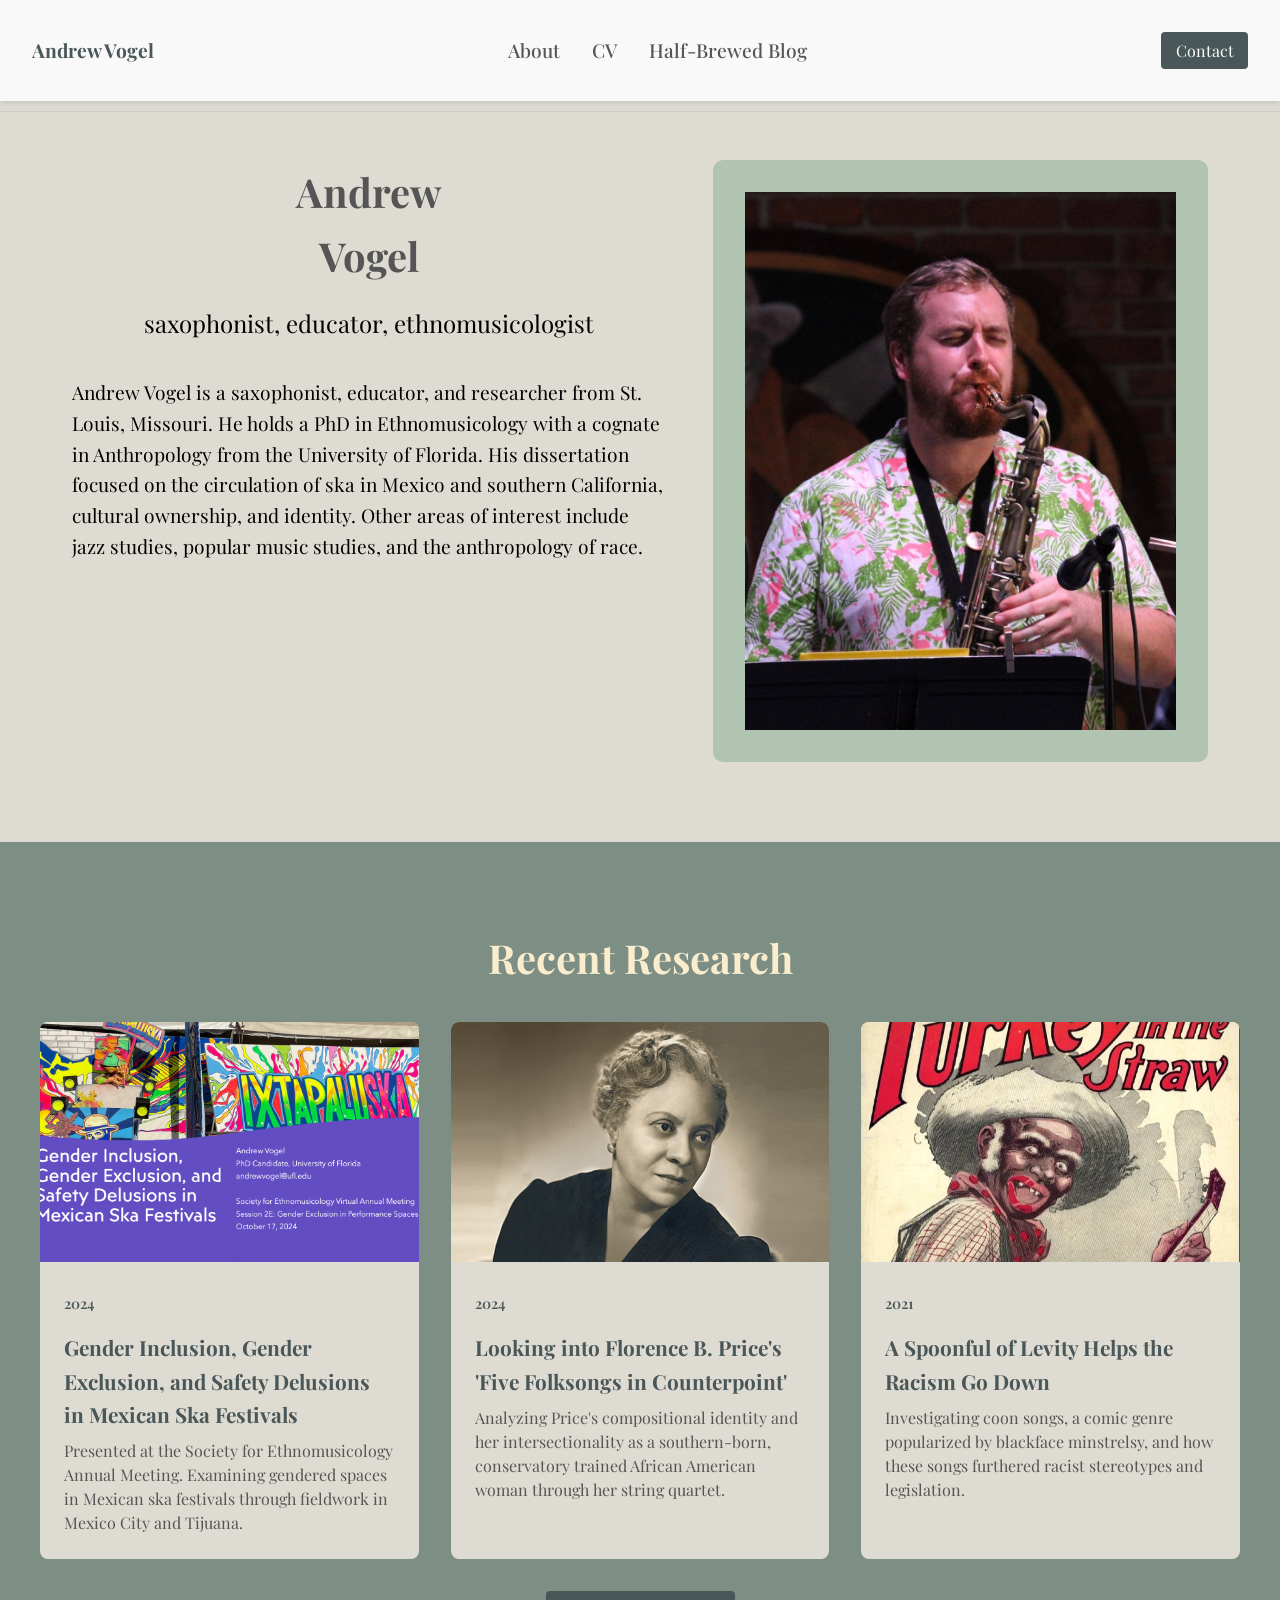
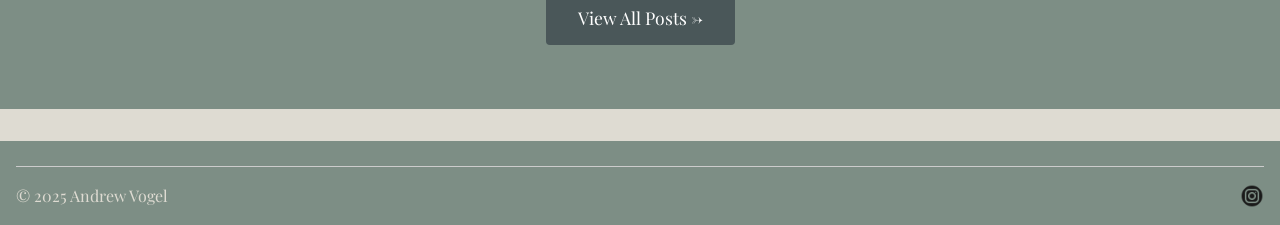
<file: index.html>
<!DOCTYPE html>
<html lang="en">

<head>
  <meta charset="UTF-8">
  <meta name="viewport" content="width=device-width, initial-scale=1.0">
  <title>Andrew Vogel</title>

    <!-- Favicon -->
  <link rel="icon" type="image/x-icon" href="favicon.ico">
  <link rel="icon" type="image/png" sizes="32x32" href="favicon-32x32.png">
  <link rel="icon" type="image/png" sizes="16x16" href="favicon-16x16.png">
  <link rel="apple-touch-icon" sizes="180x180" href="apple-touch-icon.png">

  <link rel="stylesheet" href="style-sheet/style.css">
  <link rel="preconnect" href="https://fonts.googleapis.com">
  <link rel="preconnect" href="https://fonts.gstatic.com" crossorigin>
  <link href="https://fonts.googleapis.com/css2?family=Playfair+Display:ital,wght@0,400..900;1,400..900&display=swap" rel="stylesheet">

</head>

<body>
   <header>
    <nav class="navbar">
      <div class="nav-left">
        <a href="index.html">Andrew Vogel</a>
      </div>
      
      <div class="nav-center">
        <a href="about.html">About</a>
        <a href="cv.html">CV</a>
        <a href="blog.html">Half-Brewed Blog </a>
      </div>
      
      <div class="nav-right">
        <a href="mailto:andrewvogel@ufl.edu">
        <button class="btn">Contact</button>
        </a>
      </div>
    </nav>

    <hr class="footer-line">

   </header>  
   <main class="main-section">
        <div class="text-column">
          <h1>
            <span class="first-name">Andrew</span>
            <span class="last-name">Vogel</span>
          </h1>
          <p class="keywords">saxophonist,  educator,  ethnomusicologist</p>            
          <p>Andrew Vogel is a saxophonist, educator, and researcher from St. Louis, Missouri. He holds a PhD in Ethnomusicology with a cognate in Anthropology from the University of Florida. His dissertation focused on the circulation of ska in Mexico and southern California, cultural ownership, and identity. Other areas of interest include jazz studies, popular music studies, and the anthropology of race. </p>           
        </div>

        <div class="image-column"> 
          <img src="images/biopic.jpeg" alt="Andrew Vogel Plays Saxophone">
        </div> 
   </main>

     <section class="featured-posts">
    <div class="featured-container">
      <h2>Recent Research</h2>
      <div class="featured-grid" id="featured-posts">
      </div>
      <a href="blog.html" class="view-all-btn">View All Posts →</a>
    </div>
  </section>


<footer>
  <hr class="footer-line">

  <div class="footer-content">
    <p>&copy; 2025 Andrew Vogel</p>

    <div class="socials">
      <ul>
        <li>
          <a href="https://www.instagram.com/aa_vogel/" target="_blank">
            <img src="images/instagram.png" alt="Instagram">
          </a>
        </li>
        <!-- Add more socials here if needed -->
      </ul>
    </div>
  </div>
</footer>
<script src="script.js"></script>
</body>
</html>
</file>
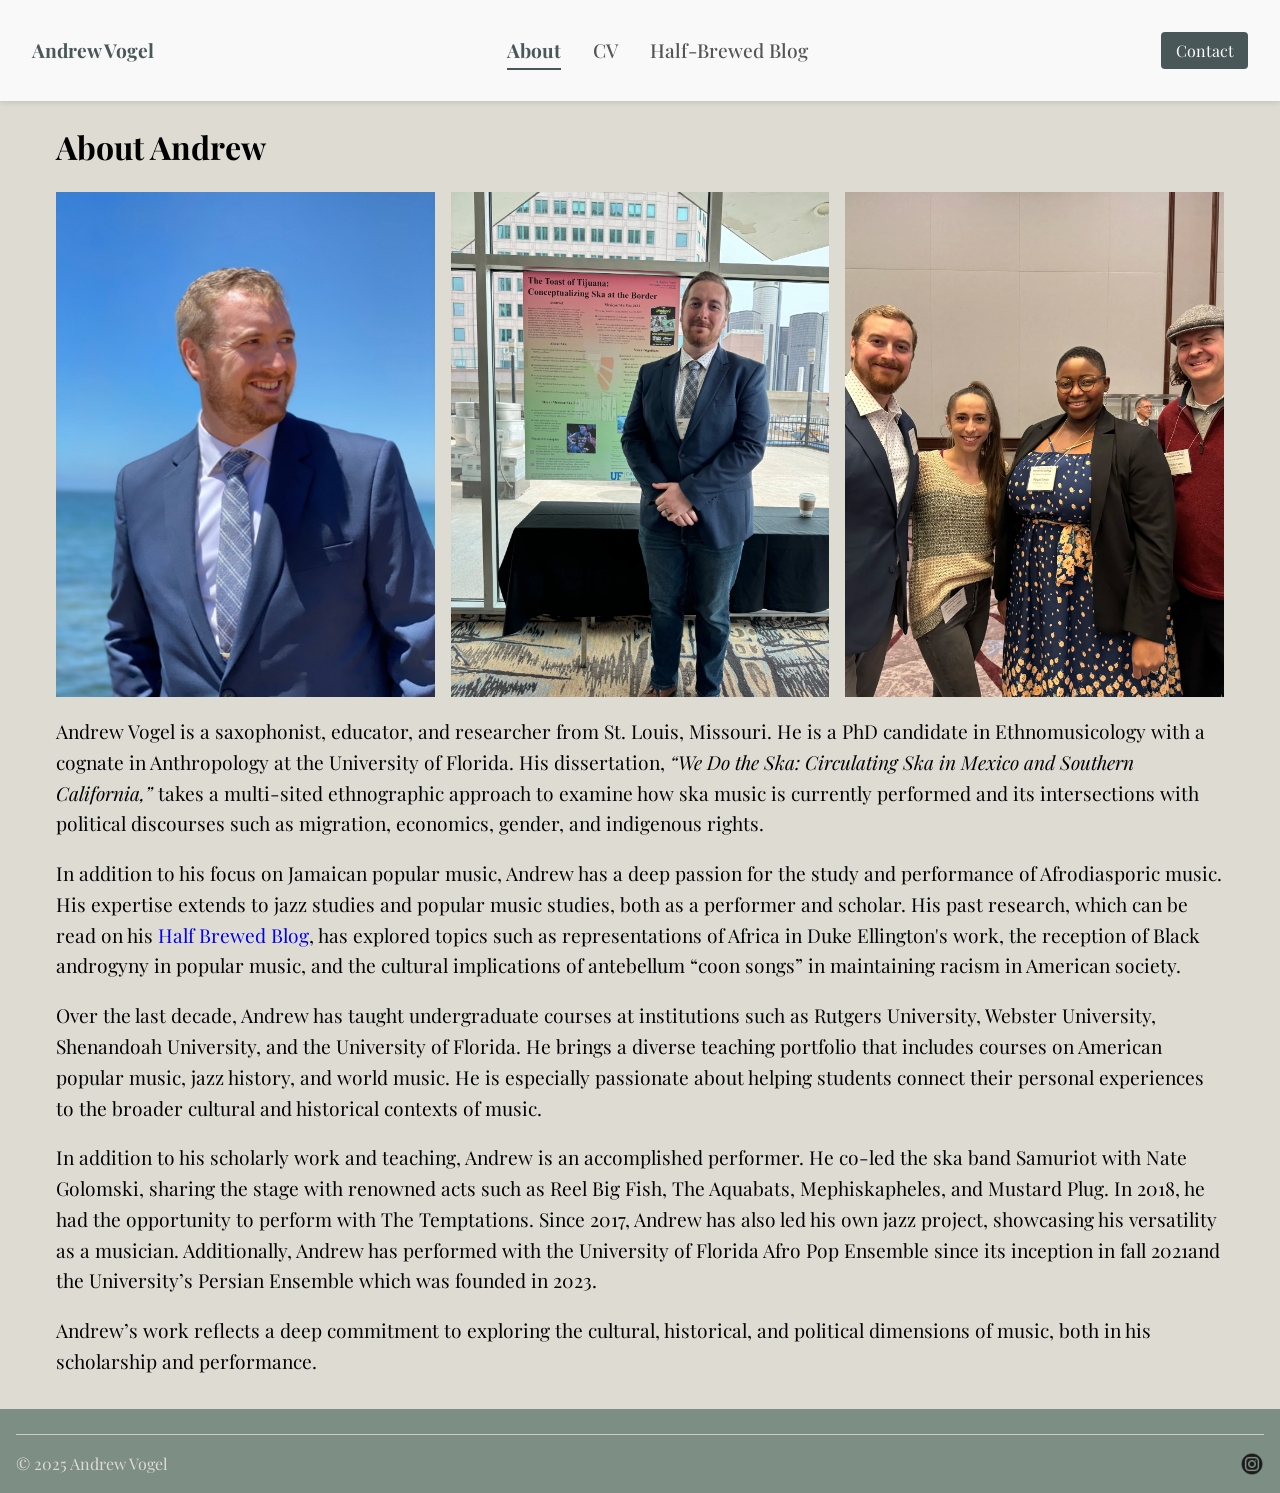
<file: about.html>
<!DOCTYPE html>
<html lang="en">
<head>
  <meta charset="UTF-8">
  <meta name="viewport" content="width=device-width, initial-scale=1.0">
  <title>About - Andrew Vogel</title>

    <!-- Favicon -->
  <link rel="icon" type="image/x-icon" href="favicon.ico">
  <link rel="icon" type="image/png" sizes="32x32" href="favicon-32x32.png">
  <link rel="icon" type="image/png" sizes="16x16" href="favicon-16x16.png">
  <link rel="apple-touch-icon" sizes="180x180" href="apple-touch-icon.png">
  
  <link rel="stylesheet" href="style-sheet/style.css">
  <link rel="preconnect" href="https://fonts.googleapis.com">
  <link rel="preconnect" href="https://fonts.gstatic.com" crossorigin>
  <link href="https://fonts.googleapis.com/css2?family=Playfair+Display:ital,wght@0,400..900;1,400..900&display=swap" rel="stylesheet">
</head>
<body>
  <div class="wrapper">
   <header>
    <nav class="navbar">
      <div class="nav-left">
        <a href="index.html">Andrew Vogel</a>
      </div>
      
      <div class="nav-center">
        <a href="about.html">About</a>
        <a href="cv.html">CV</a>
        <a href="blog.html">Half-Brewed Blog </a>
      </div>
      
      <div class="nav-right">
        <a href="mailto:andrewvogel@ufl.edu">
        <button class="btn">Contact</button>
        </a>
      </div>
    </nav>

   </header>

  <main>
    <div class="container">
    <h2 class="about-header">
      About Andrew
    </h2>
    
    <div class="image-container">
      <div class="img-box">
        <img src="images/Andrew-about1.webp" alt="headshot" >
      </div> 
      <div class="img-box">
        <img src="images/Andrew-about2.webp" alt="SAM Conference, Detroit, MI">
      </div>    
      <div class="img-box">
        <img src="images/Andrew-about3.webp" alt="SEM Conference, Ottowa, Canada">
      </div>
    </div>
    
    <p>
      Andrew Vogel is a saxophonist, educator, and researcher from St. Louis, Missouri. He is a PhD candidate in Ethnomusicology with a cognate in Anthropology at the University of Florida. His dissertation,<em> “We Do the Ska: Circulating Ska in Mexico and Southern California,”</em> takes a multi-sited ethnographic approach to examine how ska music is currently performed and its intersections with political discourses such as migration, economics, gender, and indigenous rights. 
    </p>

    <p>
      In addition to his focus on Jamaican popular music, Andrew has a deep passion for the study and performance of Afrodiasporic music. His expertise extends to jazz studies and popular music studies, both as a performer and scholar. His past research, which can be read on his <a href="blog.html" target="_blank">Half Brewed Blog</a>, has explored topics such as representations of Africa in Duke Ellington's work, the reception of Black androgyny in popular music, and the cultural implications of antebellum “coon songs” in maintaining racism in American society.
    </p>

    <p>
      Over the last decade, Andrew has taught undergraduate courses at institutions such as Rutgers University, Webster University, Shenandoah University, and the University of Florida. He brings a diverse teaching portfolio that includes courses on American popular music, jazz history, and world music. He is especially passionate about helping students connect their personal experiences to the broader cultural and historical contexts of music.
    </p>

    <p>
      In addition to his scholarly work and teaching, Andrew is an accomplished performer. He co-led the ska band Samuriot with Nate Golomski, sharing the stage with renowned acts such as Reel Big Fish, The Aquabats, Mephiskapheles, and Mustard Plug. In 2018, he had the opportunity to perform with The Temptations. Since 2017, Andrew has also led his own jazz project, showcasing his versatility as a musician. Additionally, Andrew has performed with the University of Florida Afro Pop Ensemble since its inception in fall 2021and the University’s Persian Ensemble which was founded in 2023. 
    </p>

    <p>
      Andrew’s work reflects a deep commitment to exploring the cultural, historical, and political dimensions of music, both in his scholarship and performance.  
    </p>
    </div>
  </main>
<footer>
  <hr class="footer-line">

  <div class="footer-content">
    <p>&copy; 2025 Andrew Vogel</p>

    <div class="socials">
      <ul>
        <li>
          <a href="https://www.instagram.com/aa_vogel/" target="_blank">
            <img src="images/instagram.png" alt="Instagram">
          </a>
        </li>
        <!-- Add more socials here if needed -->
      </ul>
    </div>
  </div>
</footer>
</div> 
<script src="script.js"></script>
</body>
</html>
</file>
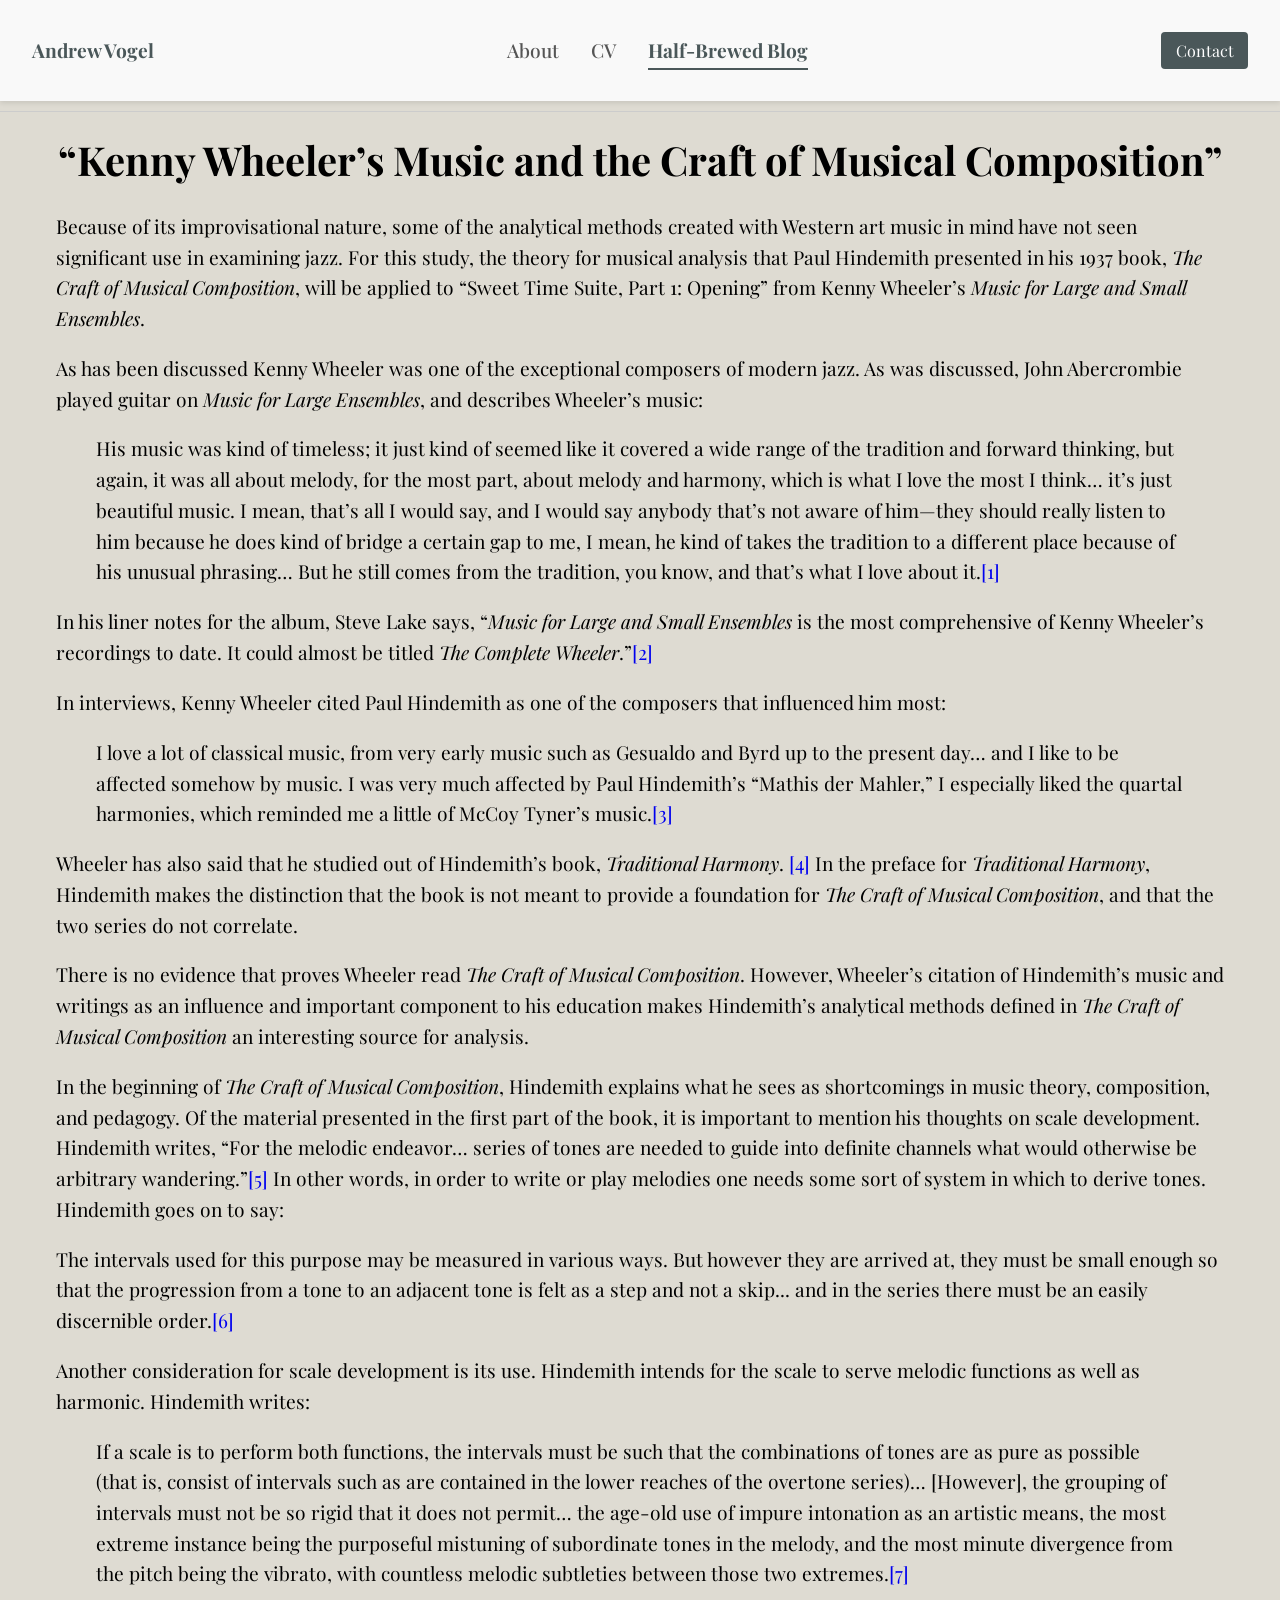
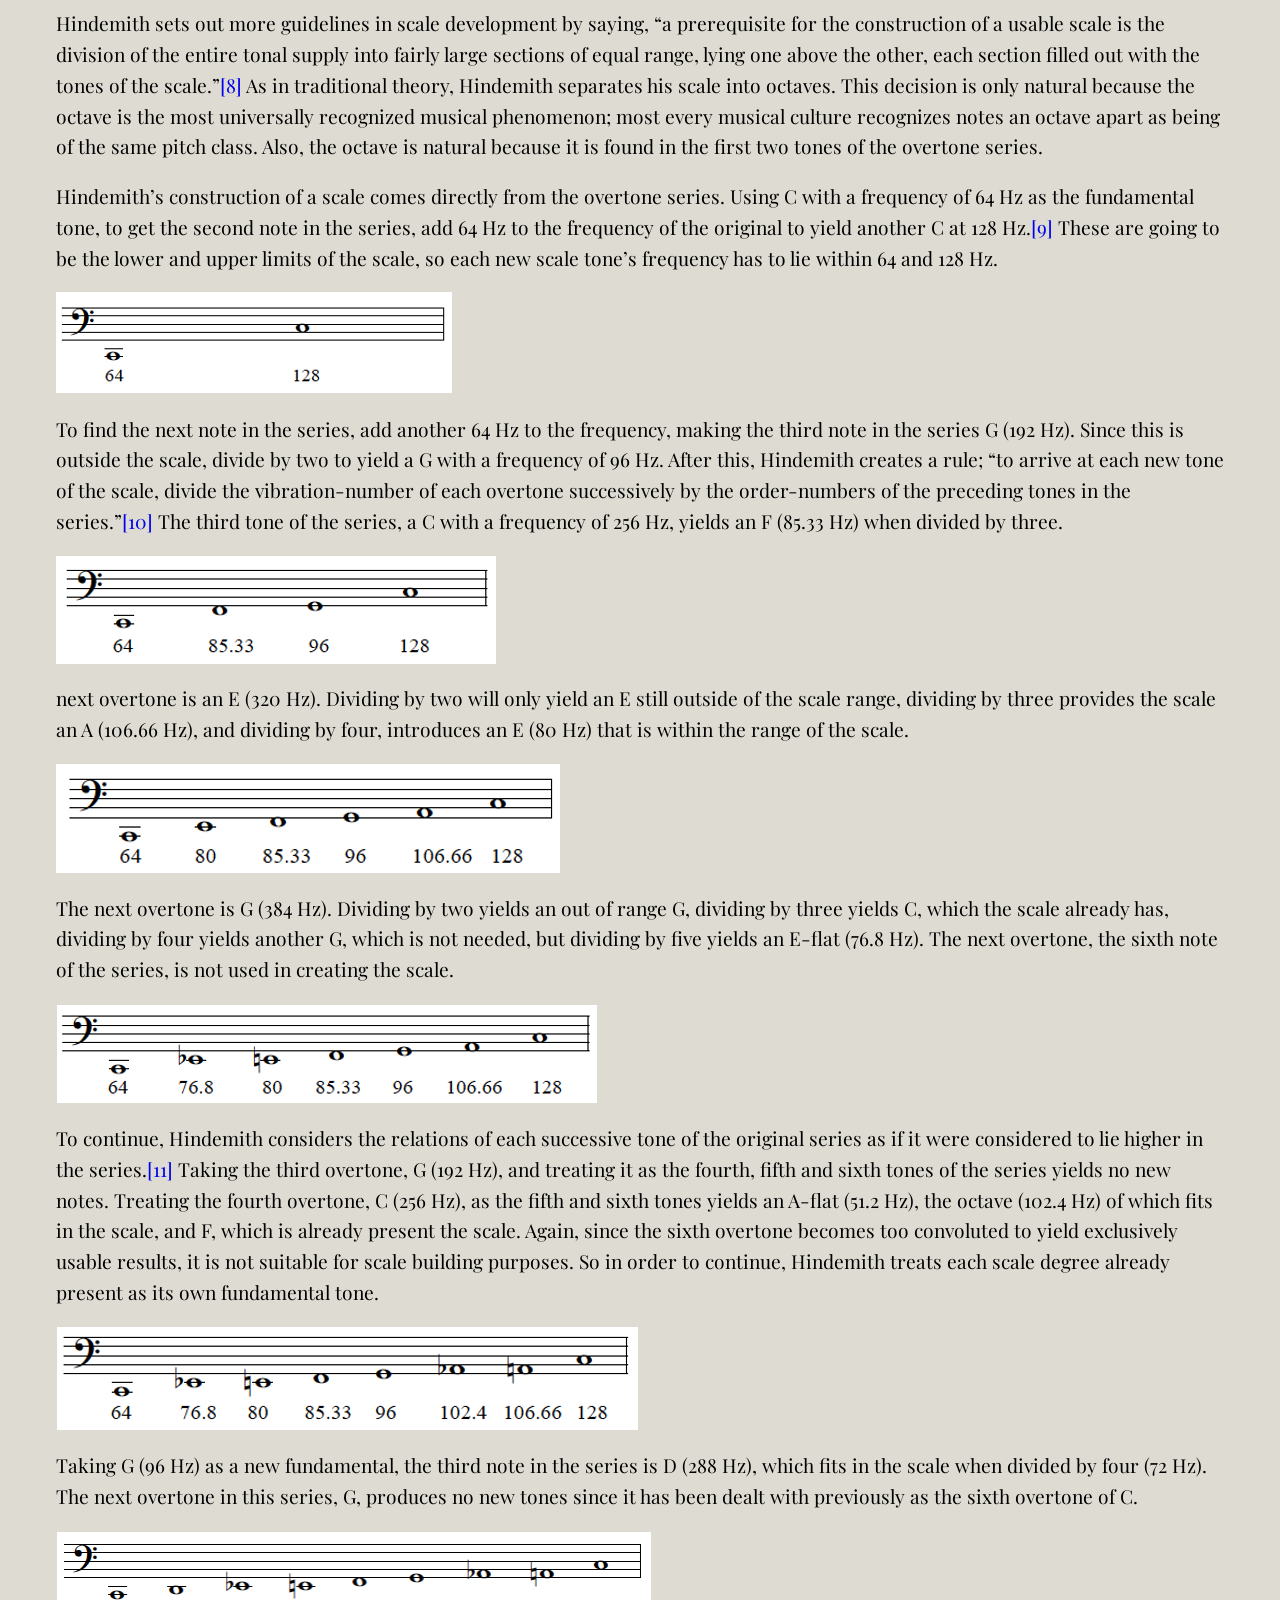
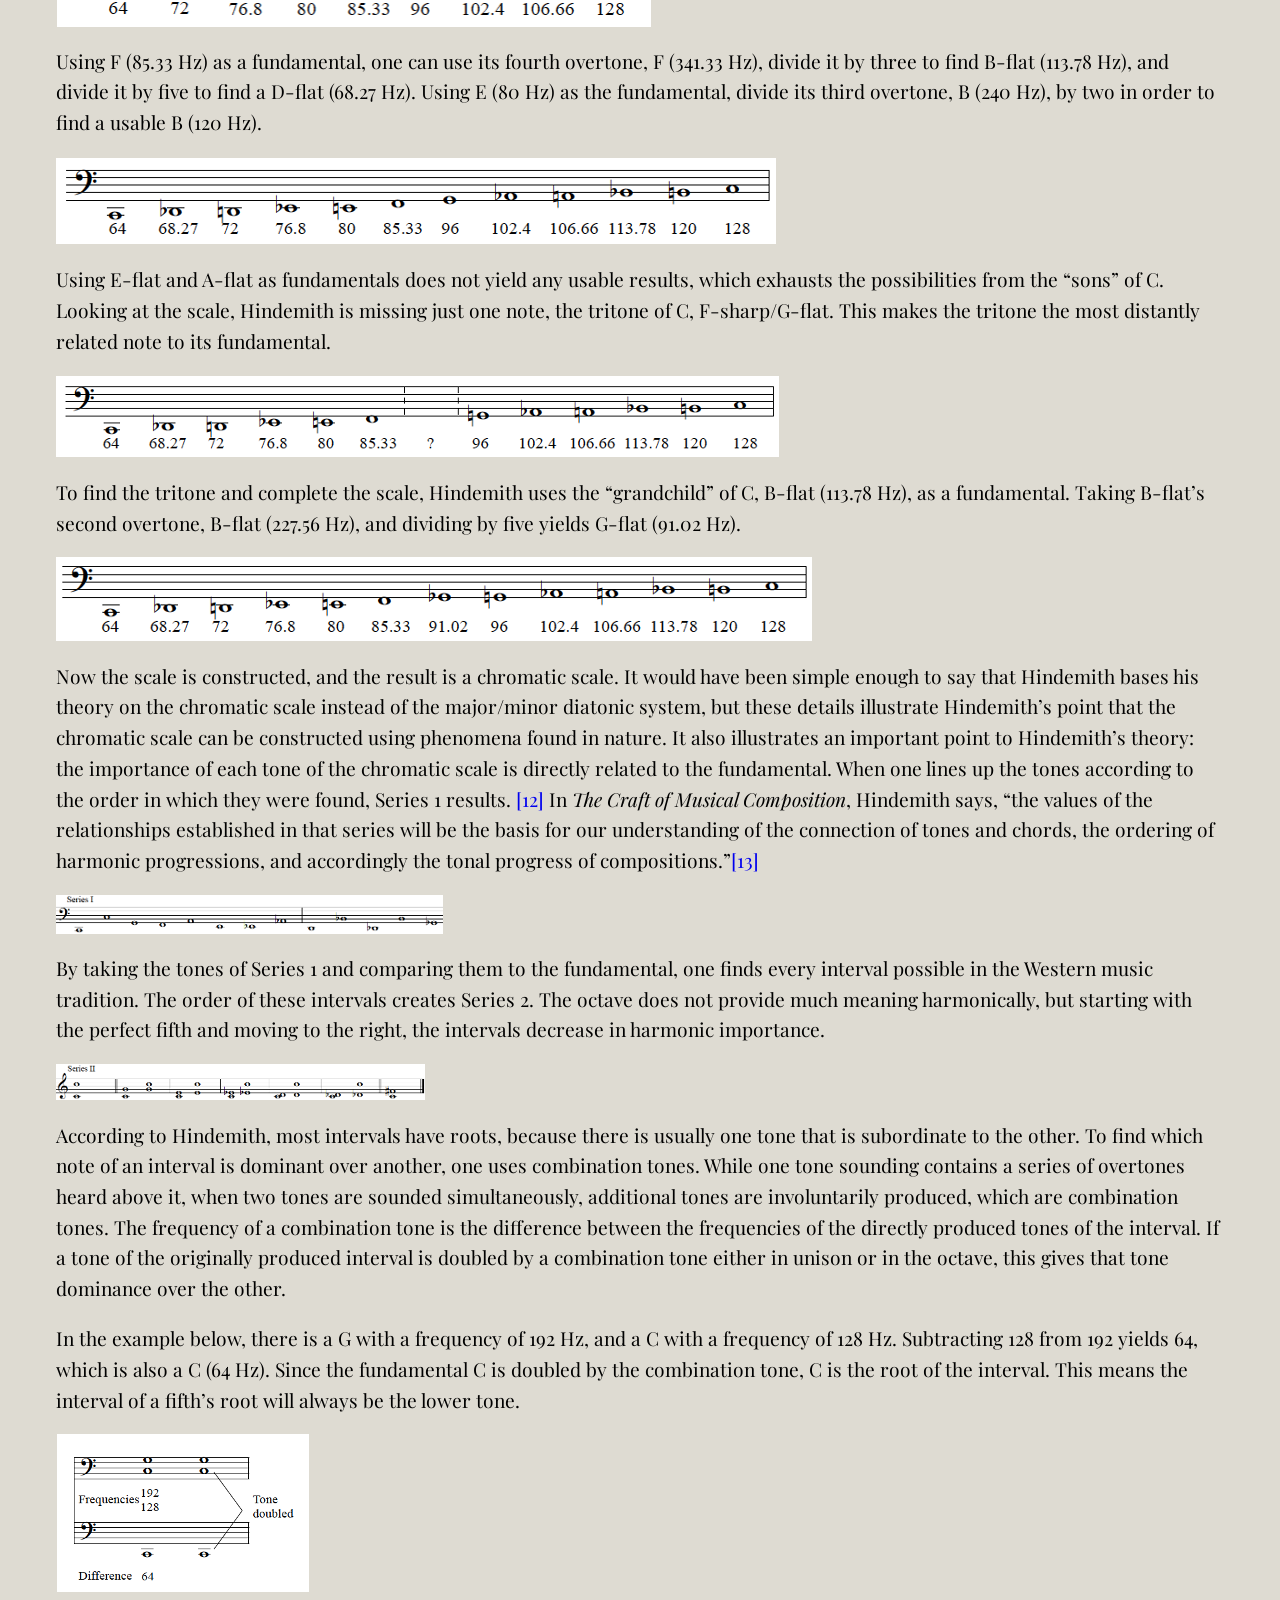
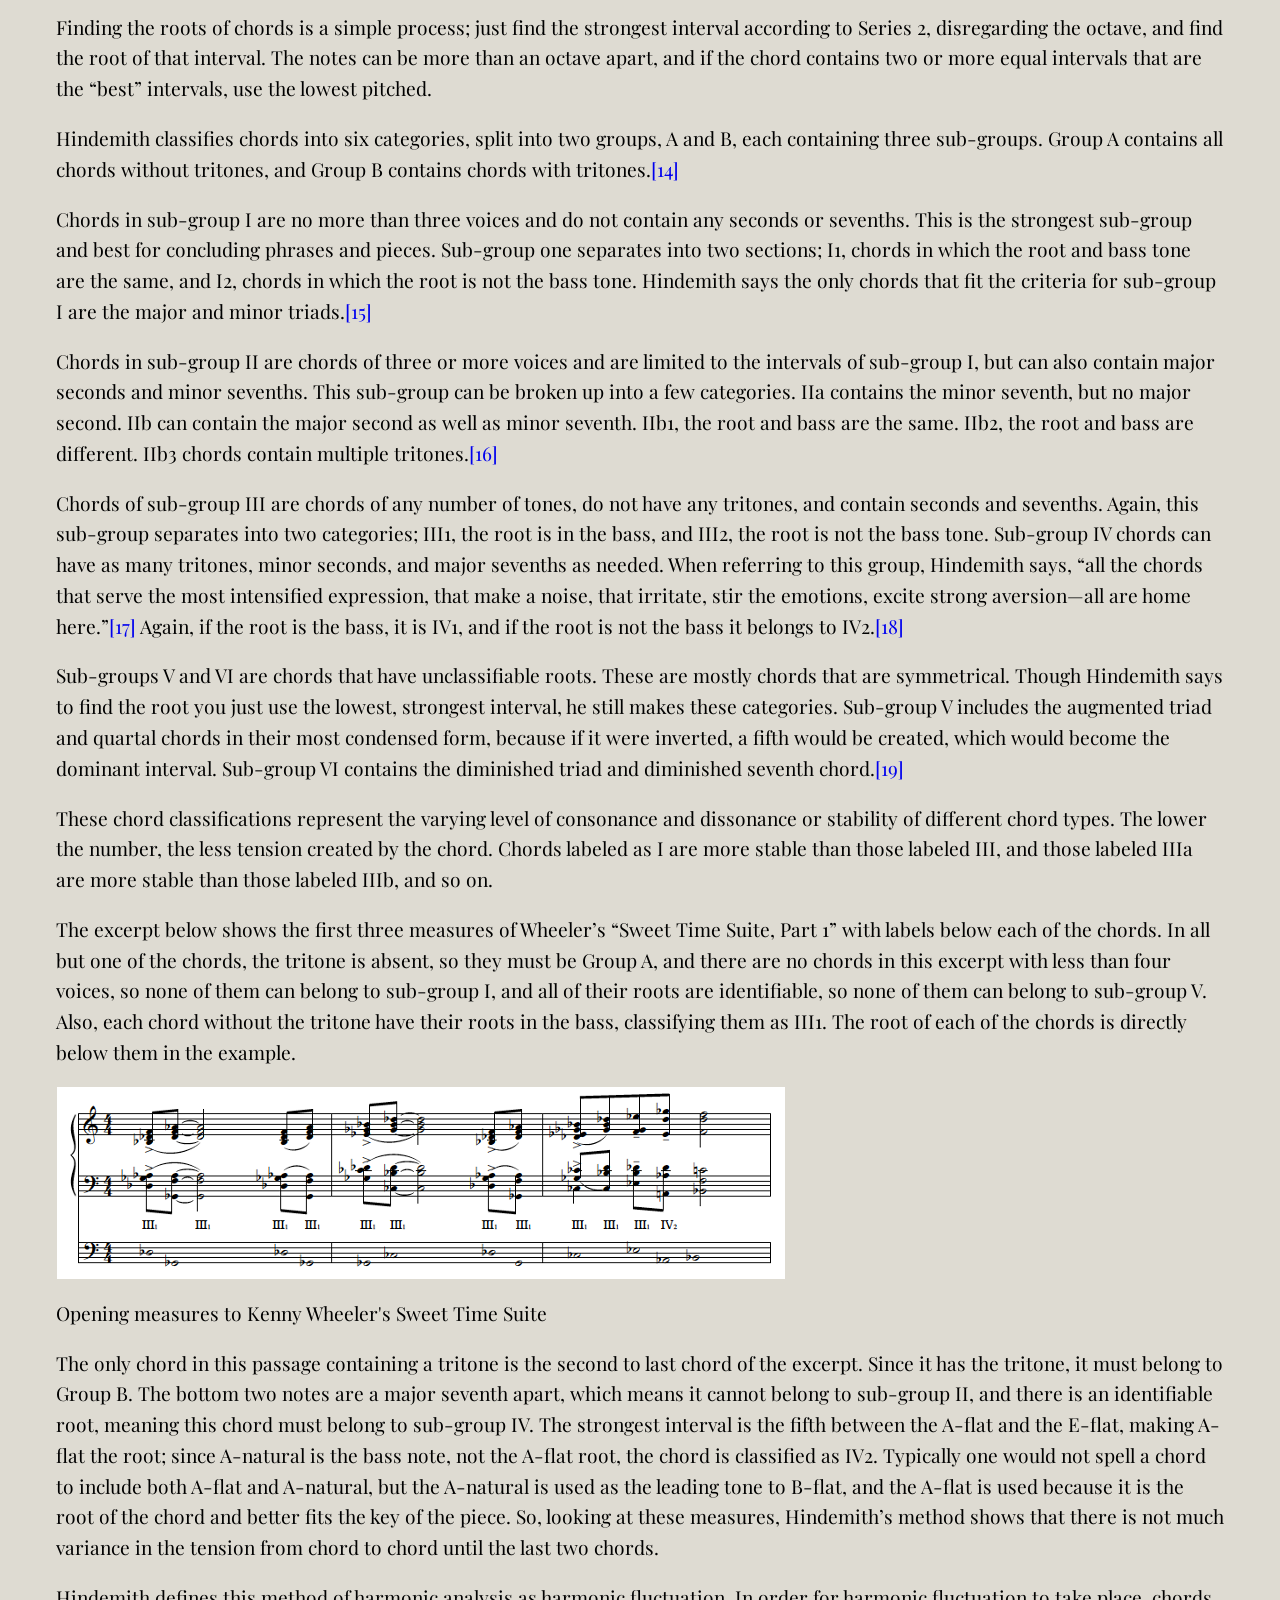
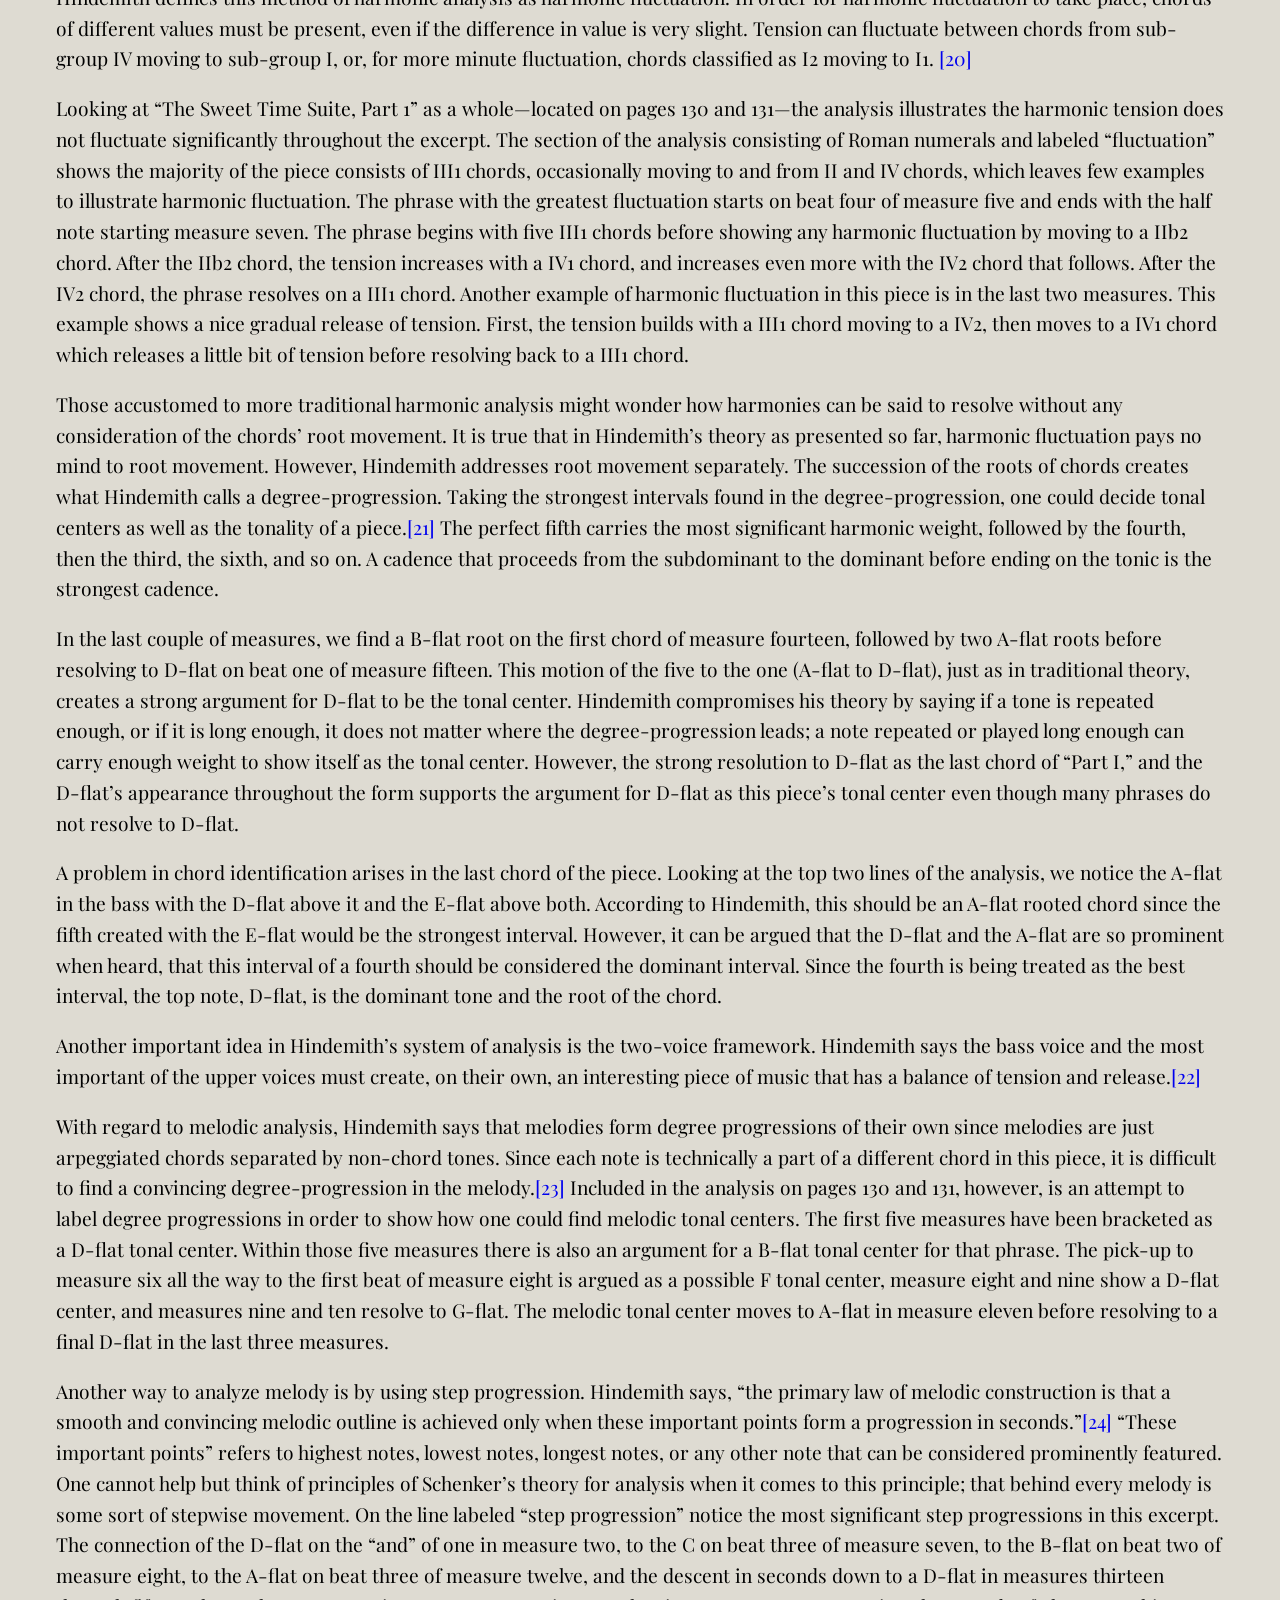
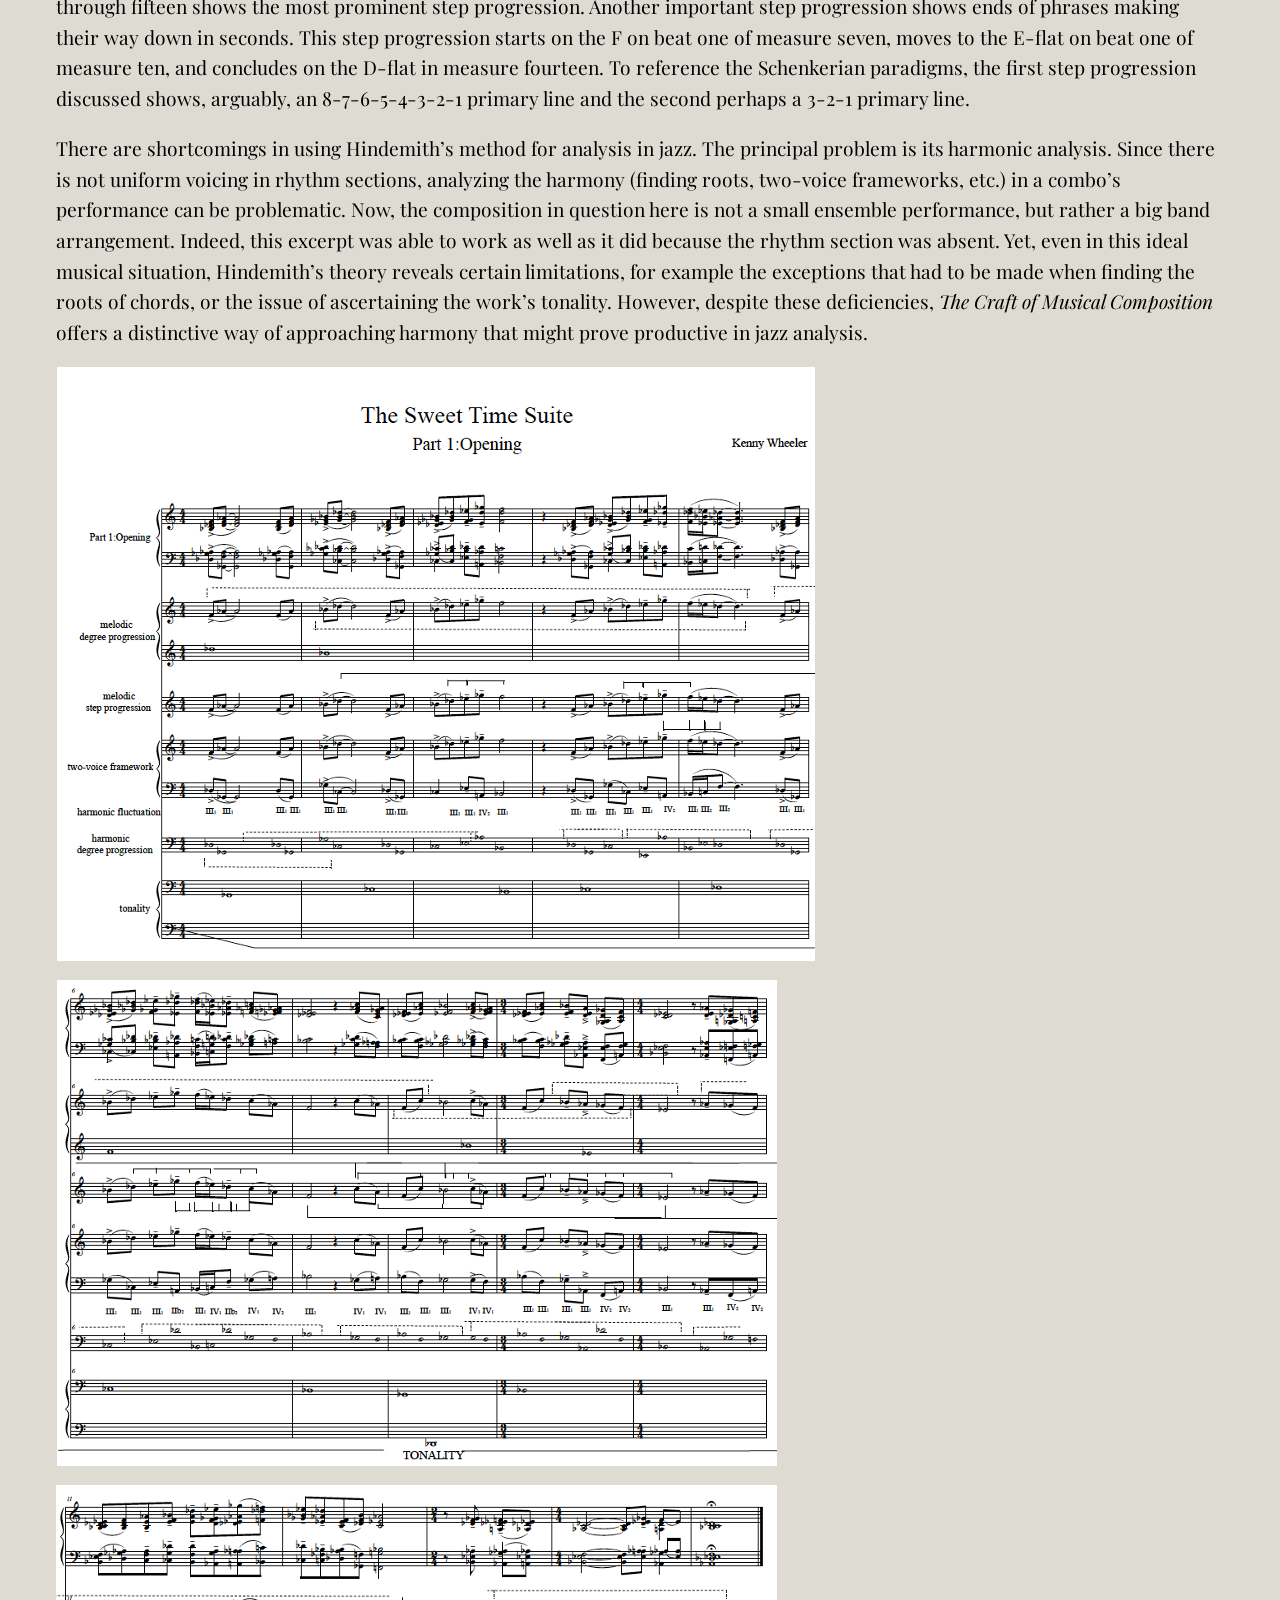
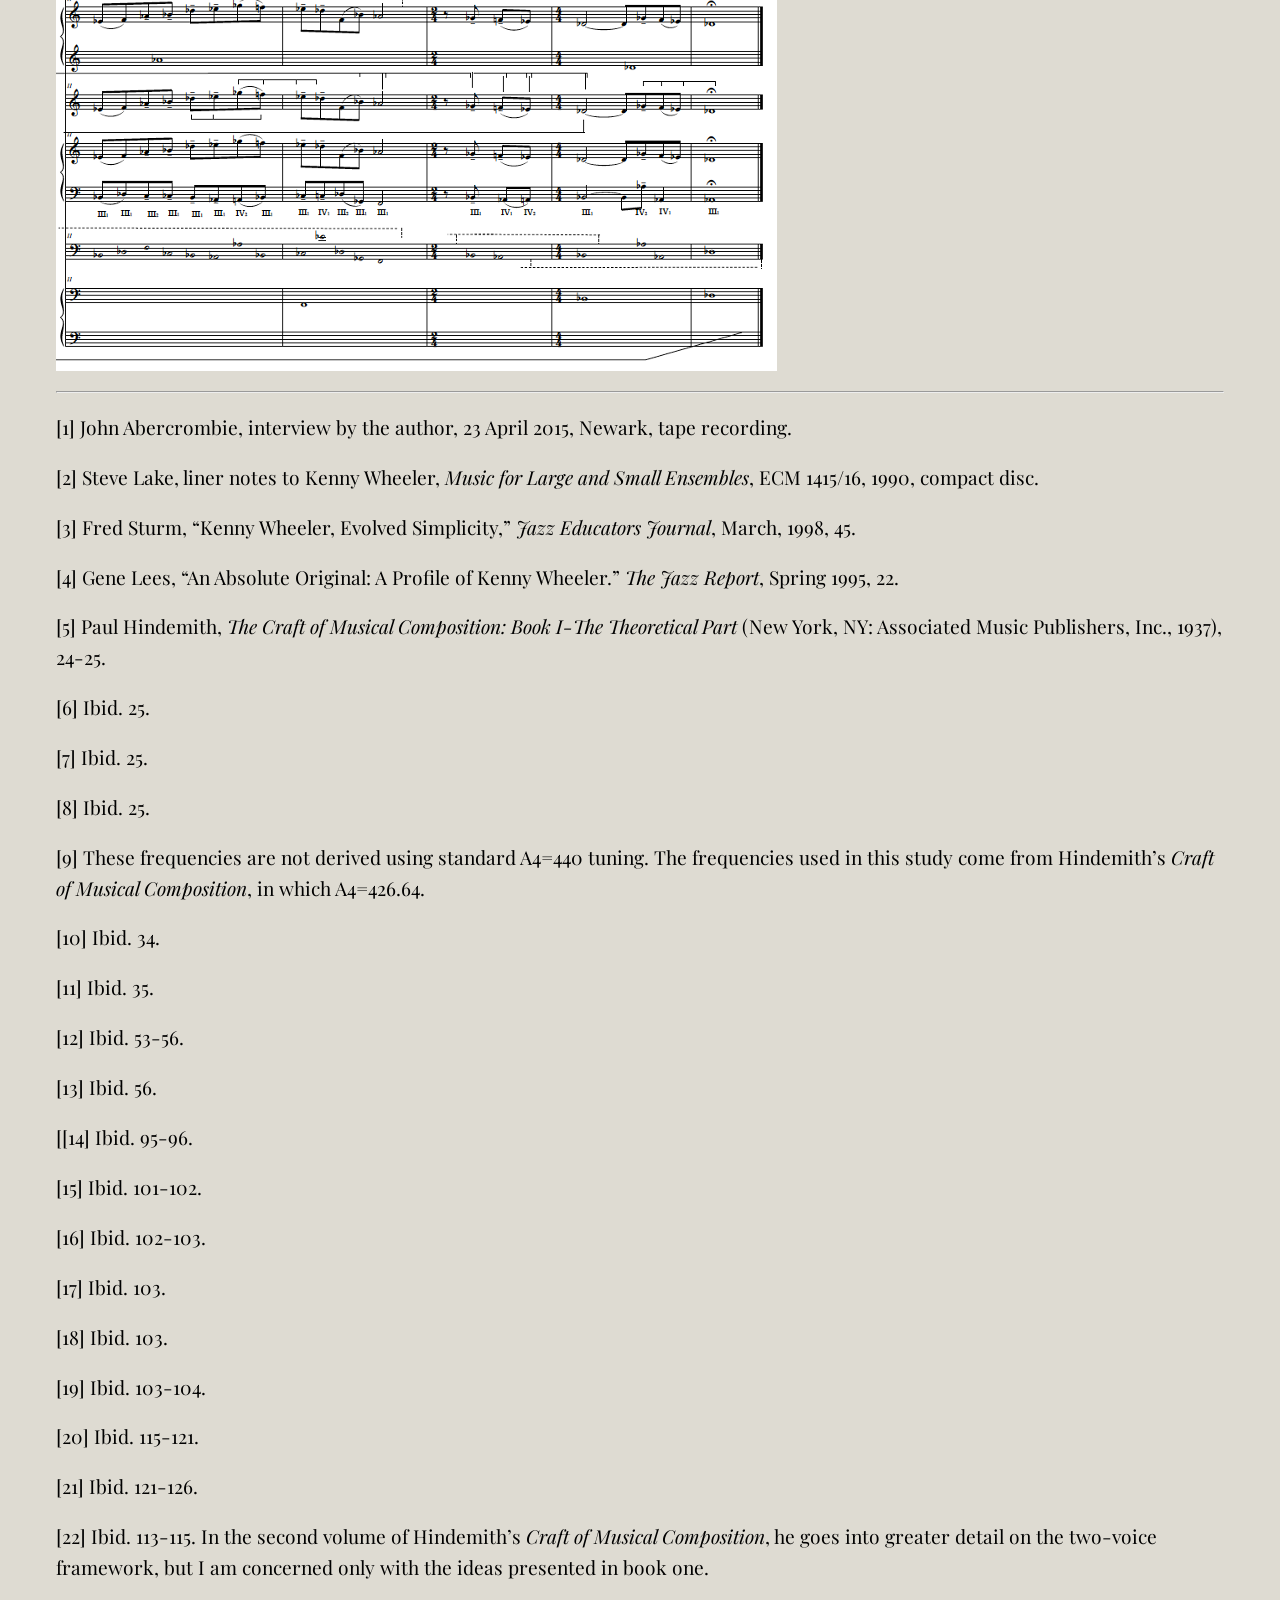
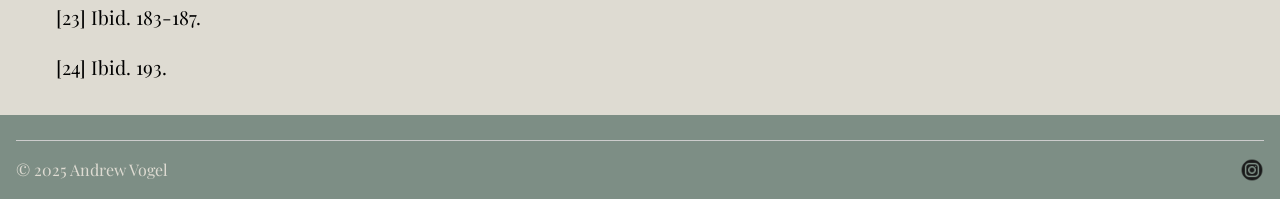
<file: blog-eight.html>
<!DOCTYPE html>
<html lang="en">
<head>
  <meta charset="UTF-8">
  <meta name="viewport" content="width=device-width, initial-scale=1.0">
    <title>Half-Brewed Blog</title>

      <!-- Favicon -->
  <link rel="icon" type="image/x-icon" href="favicon.ico">
  <link rel="icon" type="image/png" sizes="32x32" href="favicon-32x32.png">
  <link rel="icon" type="image/png" sizes="16x16" href="favicon-16x16.png">
  <link rel="apple-touch-icon" sizes="180x180" href="apple-touch-icon.png">

  
  <link rel="stylesheet" href="style-sheet/style.css">
  <link rel="preconnect" href="https://fonts.googleapis.com">
  <link rel="preconnect" href="https://fonts.gstatic.com" crossorigin>
  <link href="https://fonts.googleapis.com/css2?family=Playfair+Display:ital,wght@0,400..900;1,400..900&display=swap" rel="stylesheet">
</head>
<body>
     <header>
    <nav class="navbar">
      <div class="nav-left">
        <a href="index.html">Andrew Vogel</a>
      </div>
      
      <div class="nav-center">
        <a href="about.html">About</a>
        <a href="cv.html">CV</a>
        <a href="blog.html">Half-Brewed Blog </a>
      </div>
      
      <div class="nav-right">
        <a href="mailto:andrewvogel@ufl.edu">
        <button class="btn">Contact</button>
        </a>
      </div>
    </nav>

    <hr class="footer-line">

   </header>
  <main>
    <div class="container">
      <h1>“Kenny Wheeler’s Music and the Craft of Musical Composition”</h1>
      <p>Because of its improvisational nature, some of the analytical methods created with Western art music in mind have not seen significant use in examining jazz. For this study, the theory for musical analysis that Paul Hindemith presented in his 1937 book, <em>The Craft of Musical Composition</em>, will be applied to “Sweet Time Suite, Part 1: Opening” from Kenny Wheeler’s <em>Music for Large and Small Ensembles</em>. </p>

      <p>As has been discussed Kenny Wheeler was one of the exceptional composers of modern jazz. As was discussed, John Abercrombie played guitar on <em>Music for Large Ensembles</em>, and describes Wheeler’s music:</p>

      <p><blockquote>His music was kind of timeless; it just kind of seemed like it covered a wide range of the tradition and forward thinking, but again, it was all about melody, for the most part, about melody and harmony, which is what I love the most I think… it’s just beautiful music. I mean, that’s all I would say, and I would say anybody that’s not aware of him—they should really listen to him because he does kind of bridge a certain gap to me, I mean, he kind of takes the tradition to a different place because of his unusual phrasing… But he still comes from the tradition, you know, and that’s what I love about it.<a href="#footnote-one">[1]</a></blockquote></p>

      <p>In his liner notes for the album, Steve Lake says, “<em>Music for Large and Small Ensembles</em> is the most comprehensive of Kenny Wheeler’s recordings to date. It could almost be titled <em>The Complete Wheeler</em>.”<a href="#footnote-two">[2]</a></p>

      <p>In interviews, Kenny Wheeler cited Paul Hindemith as one of the composers that influenced him most:</p>

      <p><blockquote>I love a lot of classical music, from very early music such as Gesualdo and Byrd up to the present day… and I like to be affected somehow by music. I was very much affected by Paul Hindemith’s “Mathis der Mahler,” I especially liked the quartal harmonies, which reminded me a little of McCoy Tyner’s music.<a href="#footnote-three">[3]</a></blockquote></p>

      <p>Wheeler has also said that he studied out of Hindemith’s book, <em>Traditional Harmony</em>. <a href="#footnote-four">[4]</a> In the preface for <em>Traditional Harmony</em>, Hindemith makes the distinction that the book is not meant to provide a foundation for <em>The Craft of Musical Composition</em>, and that the two series do not correlate. </p>

      <p>There is no evidence that proves Wheeler read <em>The Craft of Musical Composition</em>. However, Wheeler’s citation of Hindemith’s music and writings as an influence and important component to his education makes Hindemith’s analytical methods defined in <em>The Craft of Musical Composition</em> an interesting source for analysis.</p>

      <p>In the beginning of <em>The Craft of Musical Composition</em>, Hindemith explains what he sees as shortcomings in music theory, composition, and pedagogy. Of the material presented in the first part of the book, it is important to mention his thoughts on scale development. Hindemith writes, “For the melodic endeavor… series of tones are needed to guide into definite channels what would otherwise be arbitrary wandering.”<a href="#footnote-five">[5]</a> In other words, in order to write or play melodies one needs some sort of system in which to derive tones. Hindemith goes on to say:</p>

      <p>The intervals used for this purpose may be measured in various ways. But however they are arrived at, they must be small enough so that the progression from a tone to an adjacent tone is felt as a step and not a skip... and in the series there must be an easily discernible order.<a href="#footnote-six">[6]</a></p>

      <p>Another consideration for scale development is its use. Hindemith intends for the scale to serve melodic functions as well as harmonic. Hindemith writes:</p>

      <p><blockquote>If a scale is to perform both functions, the intervals must be such that the combinations of tones are as pure as possible (that is, consist of intervals such as are contained in the lower reaches of the overtone series)… [However], the grouping of intervals must not be so rigid that it does not permit… the age-old use of impure intonation as an artistic means, the most extreme instance being the purposeful mistuning of subordinate tones in the melody, and the most minute divergence from the pitch being the vibrato, with countless melodic subtleties between those two extremes.<a href="#footnote-seven">[7]</a></blockquote></p>

      <p>Hindemith sets out more guidelines in scale development by saying, “a prerequisite for the construction of a usable scale is the division of the entire tonal supply into fairly large sections of equal range, lying one above the other, each section filled out with the tones of the scale.”<a href="#footnote-eight">[8]</a>  As in traditional theory, Hindemith separates his scale into octaves. This decision is only natural because the octave is the most universally recognized musical phenomenon; most every musical culture recognizes notes an octave apart as being of the same pitch class. Also, the octave is natural because it is found in the first two tones of the overtone series.</p>

      <p> Hindemith’s construction of a scale comes directly from the overtone series. Using C with a frequency of 64 Hz as the fundamental tone, to get the second note in the series, add 64 Hz to the frequency of the original to yield another C at 128 Hz.<a href="#footnote-nine">[9]</a> These are going to be the lower and upper limits of the scale, so each new scale tone’s frequency has to lie within 64 and 128 Hz.</p>

      <img src="images/kw1.webp" alt="music-sheet1" loading="lazy">

      <p>To find the next note in the series, add another 64 Hz to the frequency, making the third note in the series G (192 Hz). Since this is outside the scale, divide by two to yield a G with a frequency of 96 Hz. After this, Hindemith creates a rule; “to arrive at each new tone of the scale, divide the vibration-number of each overtone successively by the order-numbers of the preceding tones in the series.”<a href="#footnote-ten">[10]</a> The third tone of the series, a C with a frequency of 256 Hz, yields an F (85.33 Hz) when divided by three.</p>

      <img src="images/kw2.webp" alt="music-sheet2" loading="lazy">

      <p> next overtone is an E (320 Hz). Dividing by two will only yield an E still outside of the scale range, dividing by three provides the scale an A (106.66 Hz), and dividing by four, introduces an E (80 Hz) that is within the range of the scale.</p>

      <img src="images/kw3.webp" alt="music-sheet3" loading="lazy">

      <p>The next overtone is G (384 Hz). Dividing by two yields an out of range G, dividing by three yields C, which the scale already has, dividing by four yields another G, which is not needed, but dividing by five yields an E-flat (76.8 Hz). The next overtone, the sixth note of the series, is not used in creating the scale.</p>

      <img src="images/kw4.webp" alt="music-sheet4" loading="lazy">

      <p>To continue, Hindemith considers the relations of each successive tone of the original series as if it were considered to lie higher in the series.<a href="#footnote-eleven">[11]</a> Taking the third overtone, G (192 Hz), and treating it as the fourth, fifth and sixth tones of the series yields no new notes. Treating the fourth overtone, C (256 Hz), as the fifth and sixth tones yields an A-flat (51.2 Hz), the octave (102.4 Hz) of which fits in the scale, and F, which is already present the scale. Again, since the sixth overtone becomes too convoluted to yield exclusively usable results, it is not suitable for scale building purposes. So in order to continue, Hindemith treats each scale degree already present as its own fundamental tone.</p>
      <img src="images/kw5.webp" alt="music-sheet5" loading="lazy">

      <p>  Taking G (96 Hz) as a new fundamental, the third note in the series is D (288 Hz), which fits in the scale when divided by four (72 Hz). The next overtone in this series, G, produces no new tones since it has been dealt with previously as the sixth overtone of C.</p>

      <img src="images/kw6.webp" alt="music-sheet6" loading="lazy">

      <p> Using F (85.33 Hz) as a fundamental, one can use its fourth overtone, F (341.33 Hz), divide it by three to find B-flat (113.78 Hz), and divide it by five to find a D-flat (68.27 Hz). Using E (80 Hz) as the fundamental, divide its third overtone, B (240 Hz), by two in order to find a usable B (120 Hz).</p>

      <img src="images/kw7.webp" alt="music-sheet7" loading="lazy">

      <p>Using E-flat and A-flat as fundamentals does not yield any usable results, which exhausts the possibilities from the “sons” of C. Looking at the scale, Hindemith is missing just one note, the tritone of C, F-sharp/G-flat. This makes the tritone the most distantly related note to its fundamental.</p>
      <img src="images/kw8.webp" alt="music-sheet8" loading="lazy">

      <p>To find the tritone and complete the scale, Hindemith uses the “grandchild” of C, B-flat (113.78 Hz), as a fundamental. Taking B-flat’s second overtone, B-flat (227.56 Hz), and dividing by five yields G-flat (91.02 Hz).</p>

      <img src="images/kw9.webp" alt="music-sheet9" loading="lazy">

      <p>Now the scale is constructed, and the result is a chromatic scale. It would have been simple enough to say that Hindemith bases his theory on the chromatic scale instead of the major/minor diatonic system, but these details illustrate Hindemith’s point that the chromatic scale can be constructed using phenomena found in nature. It also illustrates an important point to Hindemith’s theory: the importance of each tone of the chromatic scale is directly related to the fundamental. When one lines up the tones according to the order in which they were found, Series 1 results. <a href="#footnote-twelve">[12]</a> In <em>The Craft of Musical Composition</em>, Hindemith says, “the values of the relationships established in that series will be the basis for our understanding of the connection of tones and chords, the ordering of harmonic progressions, and accordingly the tonal progress of compositions.”<a href="#footnote-thirteen">[13]</a></p>

      <img src="images/kw10.webp" alt="music-sheet10" loading="lazy">

      <p>By taking the tones of Series 1 and comparing them to the fundamental, one finds every interval possible in the Western music tradition. The order of these intervals creates Series 2. The octave does not provide much meaning harmonically, but starting with the perfect fifth and moving to the right, the intervals decrease in harmonic importance.</p>

      <img src="images/kw11.webp" alt="music-sheet11" loading="lazy">

      <p>According to Hindemith, most intervals have roots, because there is usually one tone that is subordinate to the other. To find which note of an interval is dominant over another, one uses combination tones. While one tone sounding contains a series of overtones heard above it, when two tones are sounded simultaneously, additional tones are involuntarily produced, which are combination tones. The frequency of a combination tone is the difference between the frequencies of the directly produced tones of the interval. If a tone of the originally produced interval is doubled by a combination tone either in unison or in the octave, this gives that tone dominance over the other.</p>

      <p>In the example below, there is a G with a frequency of 192 Hz, and a C with a frequency of 128 Hz. Subtracting 128 from 192 yields 64, which is also a C (64 Hz). Since the fundamental C is doubled by the combination tone, C is the root of the interval.  This means the interval of a fifth’s root will always be the lower tone. </p>

      <img src="images/kw12.webp" alt="music-sheet12" loading="lazy">

      <p>Finding the roots of chords is a simple process; just find the strongest interval according to Series 2, disregarding the octave, and find the root of that interval. The notes can be more than an octave apart, and if the chord contains two or more equal intervals that are the “best” intervals, use the lowest pitched.</p>

      <p>Hindemith classifies chords into six categories, split into two groups, A and B, each containing three sub-groups. Group A contains all chords without tritones, and Group B contains chords with tritones.<a href="#footnote-fourteen">[14]</a></p>

      <p>Chords in sub-group I are no more than three voices and do not contain any seconds or sevenths. This is the strongest sub-group and best for concluding phrases and pieces. Sub-group one separates into two sections; I1, chords in which the root and bass tone are the same, and I2, chords in which the root is not the bass tone. Hindemith says the only chords that fit the criteria for sub-group I are the major and minor triads.<a href="#footnote-fifteen">[15]</a></p>

      <p>Chords in sub-group II are chords of three or more voices and are limited to the intervals of sub-group I, but can also contain major seconds and minor sevenths. This sub-group can be broken up into a few categories. IIa contains the minor seventh, but no major second. IIb can contain the major second as well as minor seventh. IIb1, the root and bass are the same. IIb2, the root and bass are different. IIb3 chords contain multiple tritones.<a href="#footnote-sixteen">[16]</a></p>

      <p>Chords of sub-group III are chords of any number of tones, do not have any tritones, and contain seconds and sevenths. Again, this sub-group separates into two categories; III1, the root is in the bass, and III2, the root is not the bass tone. Sub-group IV chords can have as many tritones, minor seconds, and major sevenths as needed. When referring to this group, Hindemith says, “all the chords that serve the most intensified expression, that make a noise, that irritate, stir the emotions, excite strong aversion—all are home here.”<a href="#footnote-seventeen">[17]</a> Again, if the root is the bass, it is IV1, and if the root is not the bass it belongs to IV2.<a href="#footnote-eighteen">[18]</a></p>

      <p>Sub-groups V and VI are chords that have unclassifiable roots. These are mostly chords that are symmetrical. Though Hindemith says to find the root you just use the lowest, strongest interval, he still makes these categories. Sub-group V includes the augmented triad and quartal chords in their most condensed form, because if it were inverted, a fifth would be created, which would become the dominant interval. Sub-group VI contains the diminished triad and diminished seventh chord.<a href="#footnote-nineteen">[19]</a></p>

      <p>These chord classifications represent the varying level of consonance and dissonance or stability of different chord types. The lower the number, the less tension created by the chord. Chords labeled as I are more stable than those labeled III, and those labeled IIIa are more stable than those labeled IIIb, and so on. </p>

      <p>The excerpt below shows the first three measures of Wheeler’s “Sweet Time Suite, Part 1” with labels below each of the chords. In all but one of the chords, the tritone is absent, so they must be Group A, and there are no chords in this excerpt with less than four voices, so none of them can belong to sub-group I, and all of their roots are identifiable, so none of them can belong to sub-group V. Also, each chord without the tritone have their roots in the bass, classifying them as III1. The root of each of the chords is directly below them in the example.</p>

      <div><img src="images/kw13.webp" alt="music-sheet13" loading="lazy">
      <p>Opening measures to Kenny Wheeler's Sweet Time Suite</p>
      </div>
      
      <p>The only chord in this passage containing a tritone is the second to last chord of the excerpt. Since it has the tritone, it must belong to Group B. The bottom two notes are a major seventh apart, which means it cannot belong to sub-group II, and there is an identifiable root, meaning this chord must belong to sub-group IV. The strongest interval is the fifth between the A-flat and the E-flat, making A-flat the root; since A-natural is the bass note, not the A-flat root, the chord is classified as IV2. Typically one would not spell a chord to include both A-flat and A-natural, but the A-natural is used as the leading tone to B-flat, and the A-flat is used because it is the root of the chord and better fits the key of the piece. So, looking at these measures, Hindemith’s method shows that there is not much variance in the tension from chord to chord until the last two chords. </p>

      <p>Hindemith defines this method of harmonic analysis as harmonic fluctuation. In order for harmonic fluctuation to take place, chords of different values must be present, even if the difference in value is very slight. Tension can fluctuate between chords from sub-group IV moving to sub-group I, or, for more minute fluctuation, chords classified as I2 moving to I1. <a href="#footnote-twenty">[20]</a></p>

      <p> Looking at “The Sweet Time Suite, Part 1” as a whole—located on pages 130 and 131—the analysis illustrates the harmonic tension does not fluctuate significantly throughout the excerpt. The section of the analysis consisting of Roman numerals and labeled “fluctuation” shows the majority of the piece consists of III1 chords, occasionally moving to and from II and IV chords, which leaves few examples to illustrate harmonic fluctuation. The phrase with the greatest fluctuation starts on beat four of measure five and ends with the half note starting measure seven. The phrase begins with five III1 chords before showing any harmonic fluctuation by moving to a IIb2 chord. After the IIb2 chord, the tension increases with a IV1 chord, and increases even more with the IV2 chord that follows. After the IV2 chord, the phrase resolves on a III1 chord.  Another example of harmonic fluctuation in this piece is in the last two measures. This example shows a nice gradual release of tension. First, the tension builds with a III1 chord moving to a IV2, then moves to a IV1 chord which releases a little bit of tension before resolving back to a III1 chord.</p>

      <p>Those accustomed to more traditional harmonic analysis might wonder how harmonies can be said to resolve without any consideration of the chords’ root movement. It is true that in Hindemith’s theory as presented so far, harmonic fluctuation pays no mind to root movement. However, Hindemith addresses root movement separately. The succession of the roots of chords creates what Hindemith calls a degree-progression. Taking the strongest intervals found in the degree-progression, one could decide tonal centers as well as the tonality of a piece.<a href="#footnote-twenty-one">[21]</a> The perfect fifth carries the most significant harmonic weight, followed by the fourth, then the third, the sixth, and so on. A cadence that proceeds from the subdominant to the dominant before ending on the tonic is the strongest cadence.</p>

      <p>In the last couple of measures, we find a B-flat root on the first chord of measure fourteen, followed by two A-flat roots before resolving to D-flat on beat one of measure fifteen. This motion of the five to the one (A-flat to D-flat), just as in traditional theory, creates a strong argument for D-flat to be the tonal center. Hindemith compromises his theory by saying if a tone is repeated enough, or if it is long enough, it does not matter where the degree-progression leads; a note repeated or played long enough can carry enough weight to show itself as the tonal center. However, the strong resolution to D-flat as the last chord of “Part I,” and the D-flat’s appearance throughout the form supports the argument for D-flat as this piece’s tonal center even though many phrases do not resolve to D-flat.</p>

      <p>A problem in chord identification arises in the last chord of the piece. Looking at the top two lines of the analysis, we notice the A-flat in the bass with the D-flat above it and the E-flat above both. According to Hindemith, this should be an A-flat rooted chord since the fifth created with the E-flat would be the strongest interval. However, it can be argued that the D-flat and the A-flat are so prominent when heard, that this interval of a fourth should be considered the dominant interval. Since the fourth is being treated as the best interval, the top note, D-flat, is the dominant tone and the root of the chord. </p>

      <p>Another important idea in Hindemith’s system of analysis is the two-voice framework. Hindemith says the bass voice and the most important of the upper voices must create, on their own, an interesting piece of music that has a balance of tension and release.<a href="#footnote-twenty-two">[22]</a></p>

      <p>With regard to melodic analysis, Hindemith says that melodies form degree progressions of their own since melodies are just arpeggiated chords separated by non-chord tones. Since each note is technically a part of a different chord in this piece, it is difficult to find a convincing degree-progression in the melody.<a href="#footnote-twenty-three">[23]</a> Included in the analysis on pages 130 and 131, however, is an attempt to label degree progressions in order to show how one could find melodic tonal centers. The first five measures have been bracketed as a D-flat tonal center. Within those five measures there is also an argument for a B-flat tonal center for that phrase. The pick-up to measure six all the way to the first beat of measure eight is argued as a possible F tonal center, measure eight and nine show a D-flat center, and measures nine and ten resolve to G-flat. The melodic tonal center moves to A-flat in measure eleven before resolving to a final D-flat in the last three measures. </p>

      <p>Another way to analyze melody is by using step progression. Hindemith says, “the primary law of melodic construction is that a smooth and convincing melodic outline is achieved only when these important points form a progression in seconds.”<a href="#footnote-twenty-four">[24]</a> “These important points” refers to highest notes, lowest notes, longest notes, or any other note that can be considered prominently featured. One cannot help but think of principles of Schenker’s theory for analysis when it comes to this principle; that behind every melody is some sort of stepwise movement. On the line labeled “step progression” notice the most significant step progressions in this excerpt. The connection of the D-flat on the “and” of one in measure two, to the C on beat three of measure seven, to the B-flat on beat two of measure eight, to the A-flat on beat three of measure twelve, and the descent in seconds down to a D-flat in measures thirteen through fifteen shows the most prominent step progression. Another important step progression shows ends of phrases making their way down in seconds. This step progression starts on the F on beat one of measure seven, moves to the E-flat on beat one of measure ten, and concludes on the D-flat in measure fourteen. To reference the Schenkerian paradigms, the first step progression discussed shows, arguably, an 8-7-6-5-4-3-2-1 primary line and the second perhaps a 3-2-1 primary line.</p>

      <p>There are shortcomings in using Hindemith’s method for analysis in jazz. The principal problem is its harmonic analysis. Since there is not uniform voicing in rhythm sections, analyzing the harmony (finding roots, two-voice frameworks, etc.) in a combo’s performance can be problematic. Now, the composition in question here is not a small ensemble performance, but rather a big band arrangement.  Indeed, this excerpt was able to work as well as it did because the rhythm section was absent. Yet, even in this ideal musical situation, Hindemith’s theory reveals certain limitations, for example the exceptions that had to be made when finding the roots of chords, or the issue of ascertaining the work’s tonality. However, despite these deficiencies, <em>The Craft of Musical Composition</em> offers a distinctive way of approaching harmony that might prove productive in jazz analysis.</p>

      <p><img src="images/kw14.webp" alt="music-sheet14" loading="lazy"></p>
      <p><img src="images/kw15.webp" alt="music-sheet15" loading="lazy"></p>
      <p><img src="images/kw16.webp" alt="music-sheet16" loading="lazy"></p>

      <hr>

      <p id="footnote-one">[1] John Abercrombie, interview by the author, 23 April 2015, Newark, tape recording.</p>

      <p id="footnote-two">[2] Steve Lake, liner notes to Kenny Wheeler, <em>Music for Large and Small Ensembles</em>, ECM 1415/16, 1990, compact disc.</p>

      <p id="footnote-three">[3] Fred Sturm, “Kenny Wheeler, Evolved Simplicity,” <em>Jazz Educators Journal</em>, March, 1998, 45.</p>

    <p id="footnote-four">[4] Gene Lees, “An Absolute Original: A Profile of Kenny Wheeler.” <em> The Jazz Report</em>, Spring 1995, 22.</p>

    <p id="footnote-five">[5] Paul Hindemith, <em>The Craft of Musical Composition: Book I-The Theoretical Part</em> (New York, NY: Associated Music Publishers, Inc., 1937), 24-25.</p>

    <p id="footnote-six">[6] Ibid. 25.</p>

    <p id="footnote-seven">[7] Ibid. 25.</p>

    <p id="footnote-eight">[8] Ibid. 25.</p>

    <p id="footnote-nine">[9] These frequencies are not derived using standard A4=440 tuning. The frequencies used in this study come from Hindemith’s <em>Craft of Musical Composition</em>, in which A4=426.64.</p>

    <p id="footnote-ten">[10] Ibid. 34.</p>

    <p id="footnote-eleven">[11] Ibid. 35.</p>

    <p id="footnote-twelve">[12] Ibid. 53-56.</p>

    <p id="footnote-thirteen">[13] Ibid. 56.</p>

    <p id="footnote-fourteen">[[14] Ibid. 95-96.</p>

    <p id="footnote-fifteen">[15] Ibid. 101-102.</p>

    <p id="footnote-sixteen">[16] Ibid. 102-103.</p>

    <p id="footnote-seventeen">[17] Ibid. 103.</p>

    <p id="footnote-eighteen">[18] Ibid. 103.</p>

    <p id="footnote-nineteen">[19] Ibid. 103-104.</p>

    <p id="footnote-twenty">[20] Ibid. 115-121.</p>

    <p id="footnote-twenty-one">[21] Ibid. 121-126.</p>

    <p id="footnote-twenty-two">[22] Ibid. 113-115. In the second volume of Hindemith’s <em>Craft of Musical Composition</em>, he goes into greater detail on the two-voice framework, but I am concerned only with the ideas presented in book one.</p>

    <p id="footnote-twenty-three">[23] Ibid. 183-187.</p>

    <p id="footnote-twenty-four">[24] Ibid. 193.</p>

    </div>

  </main>
  <footer>
  <hr class="footer-line">

  <div class="footer-content">
    <p>&copy; 2025 Andrew Vogel</p>

    <div class="socials">
      <ul>
        <li>
          <a href="https://www.instagram.com/aa_vogel/" target="_blank">
            <img src="images/instagram.png" alt="Instagram">
          </a>
        </li>
        <!-- Add more socials here if needed -->
      </ul>
    </div>
  </div>
</footer>
<script src="script.js"></script>
</body>
</html>
</file>
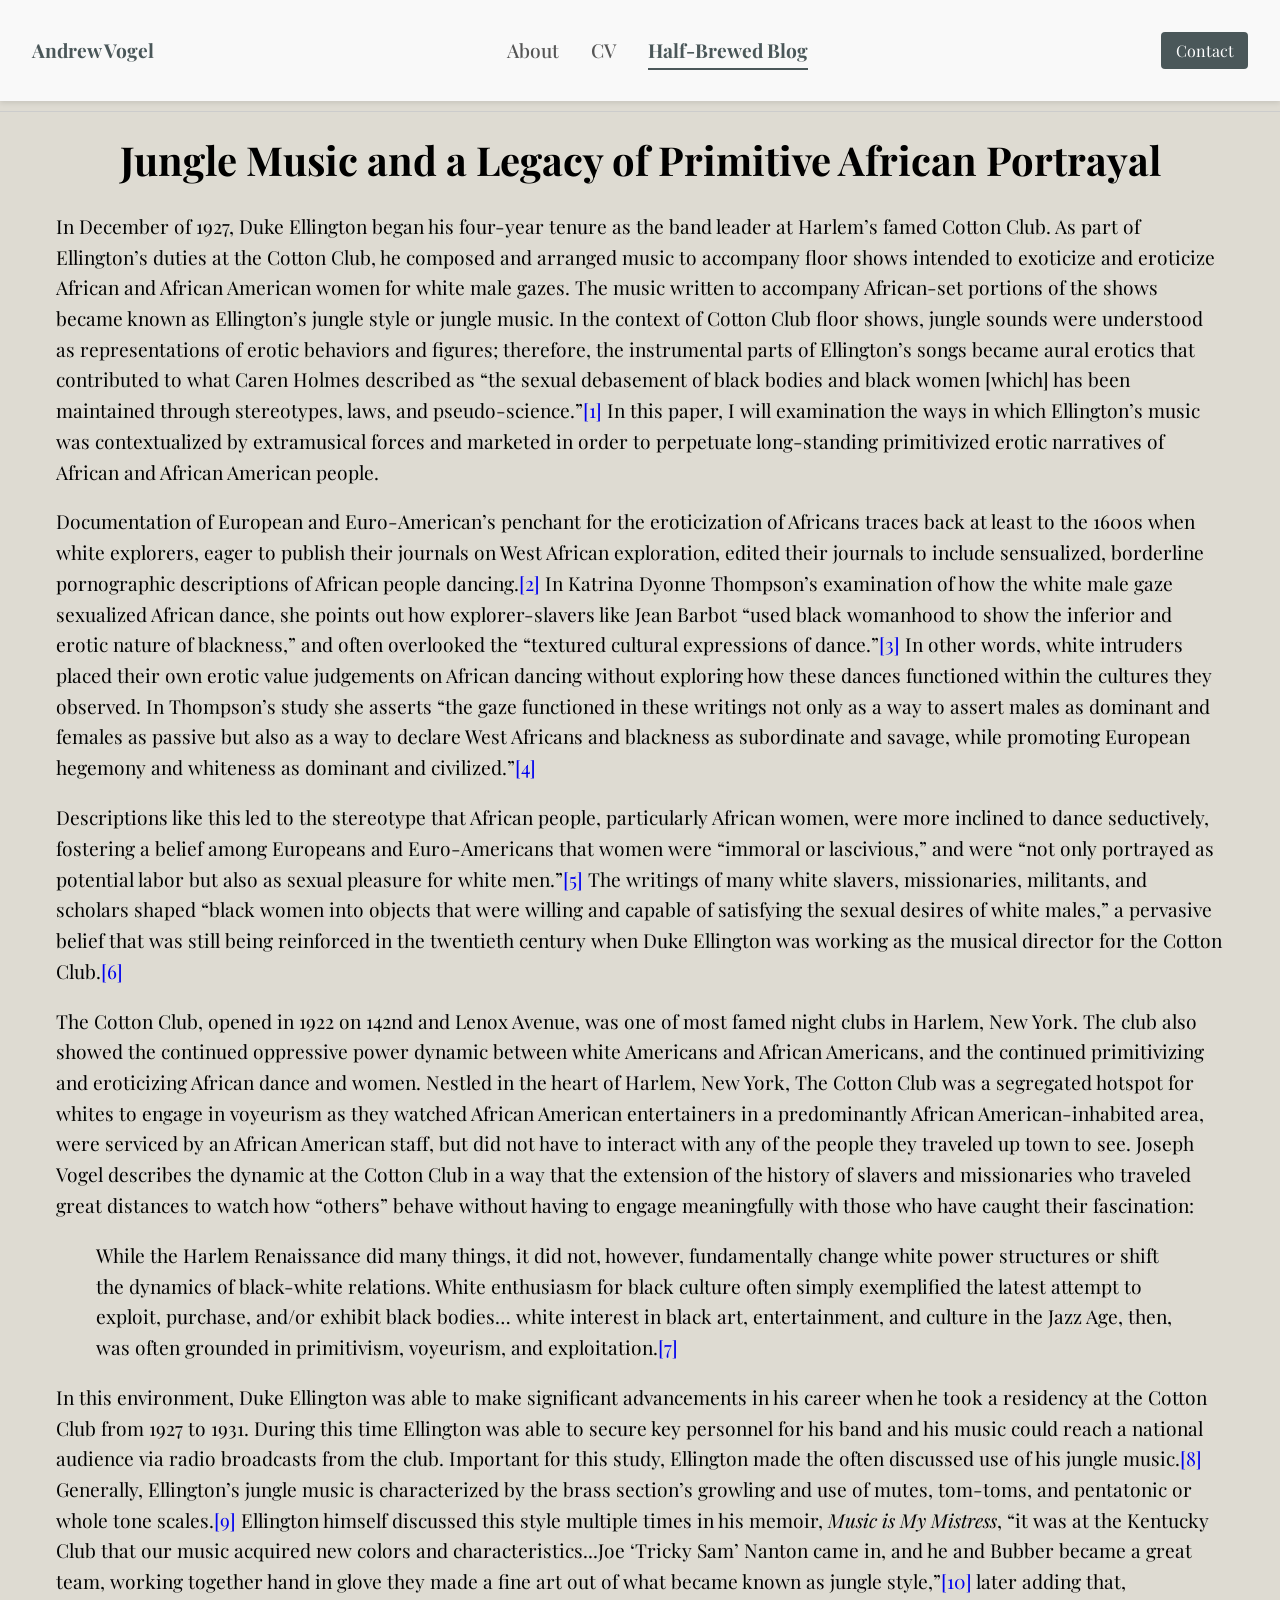
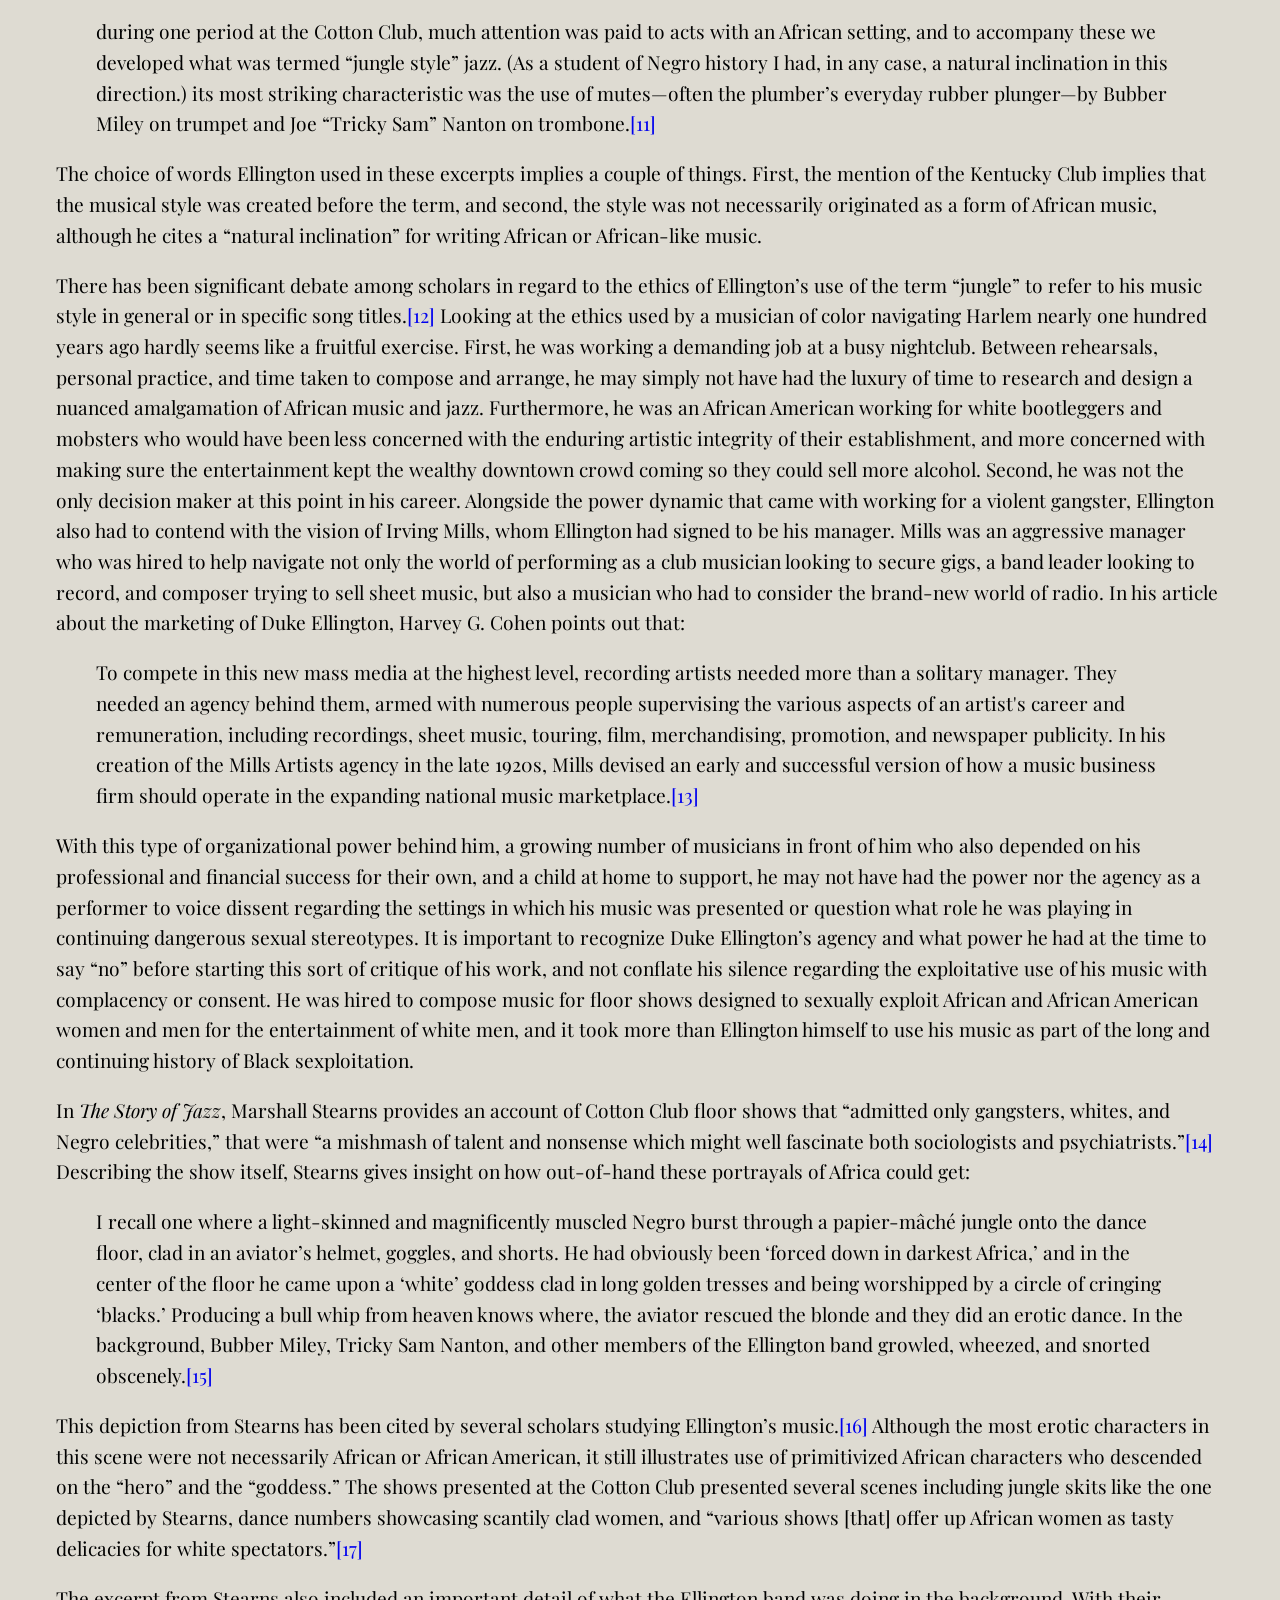
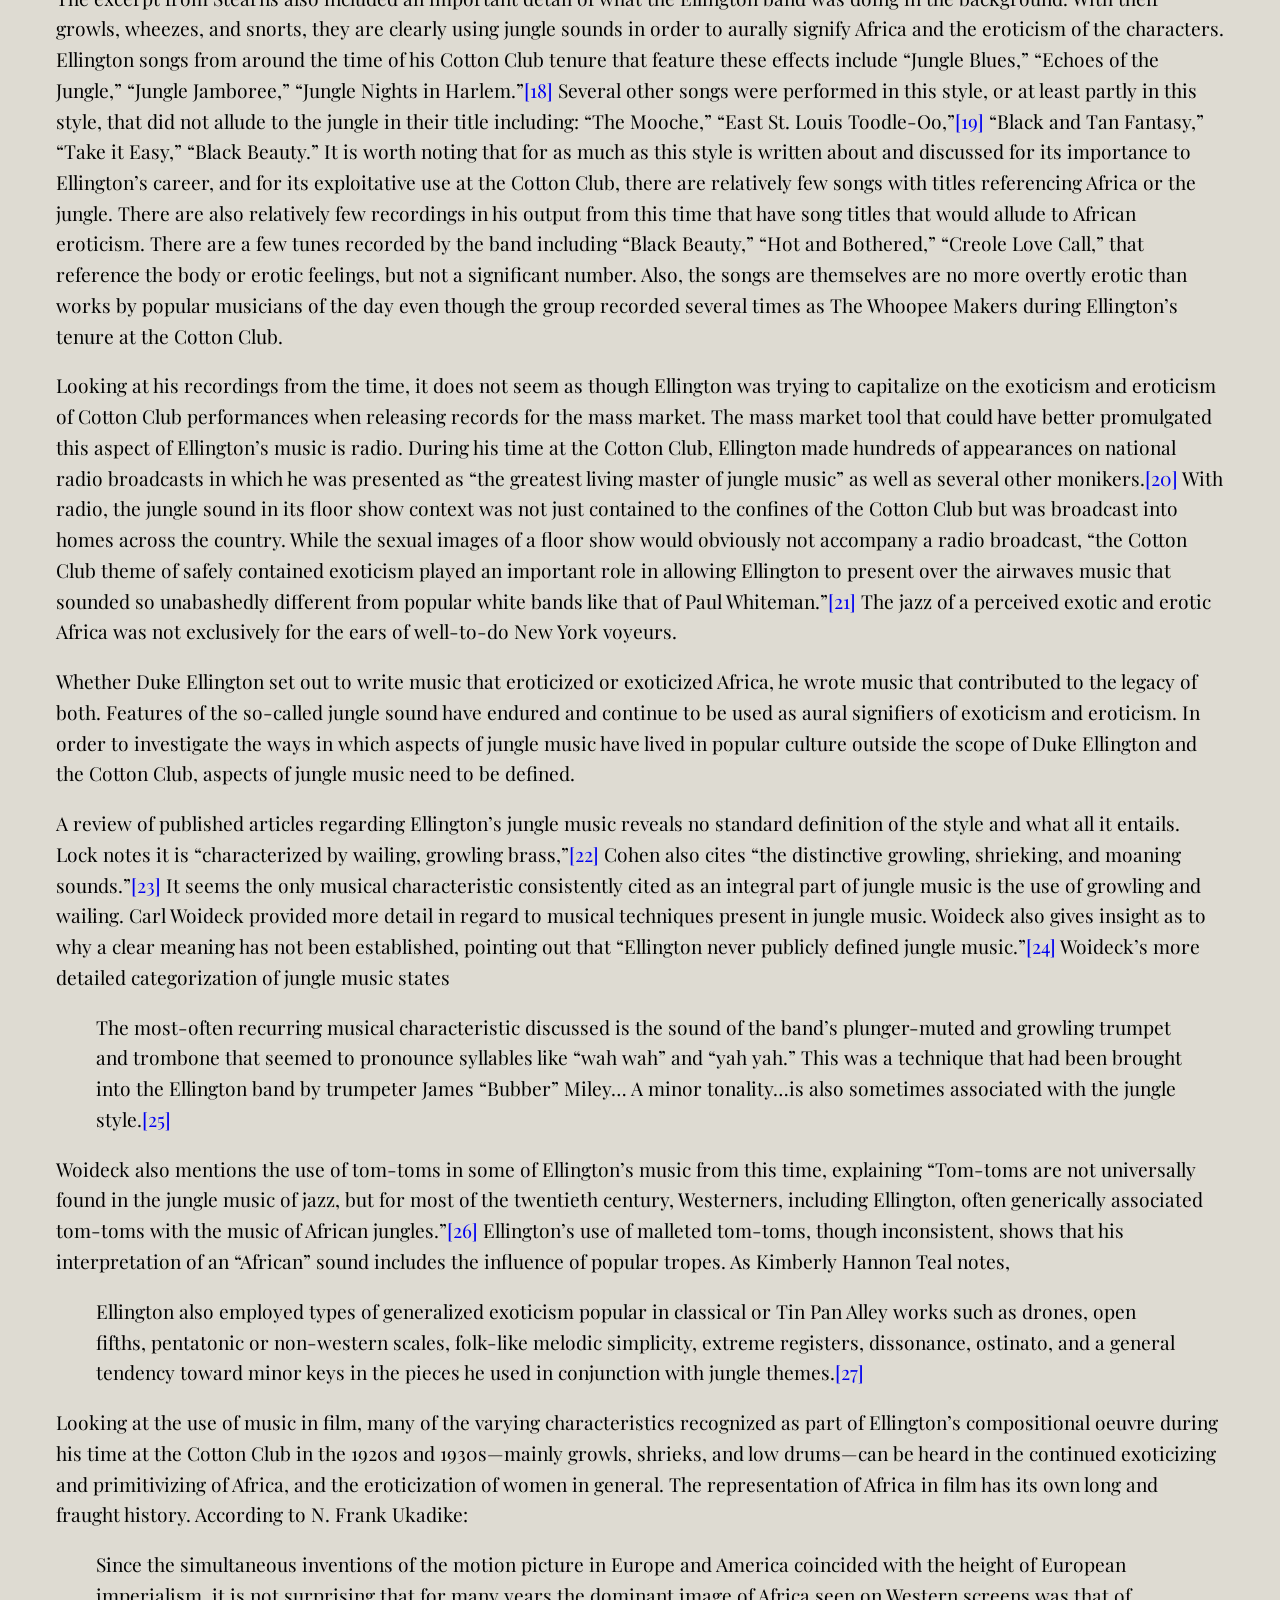
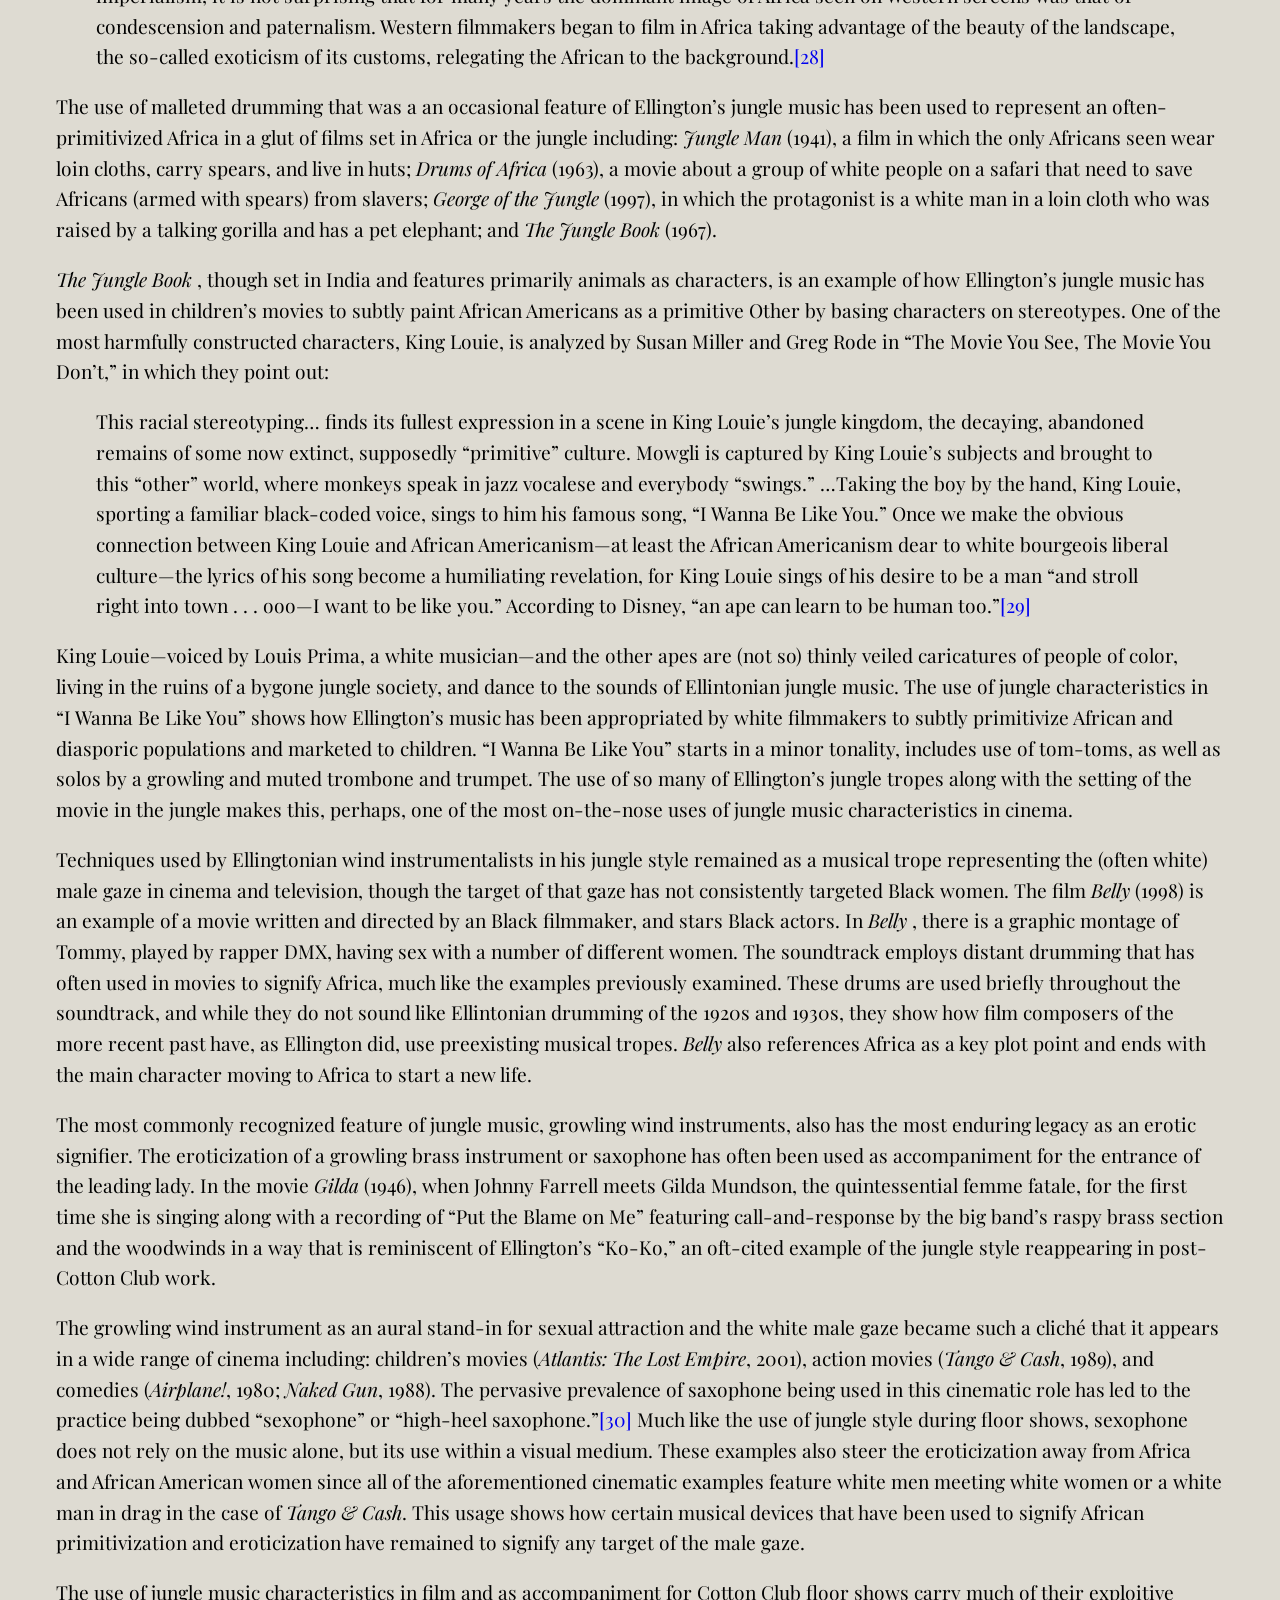
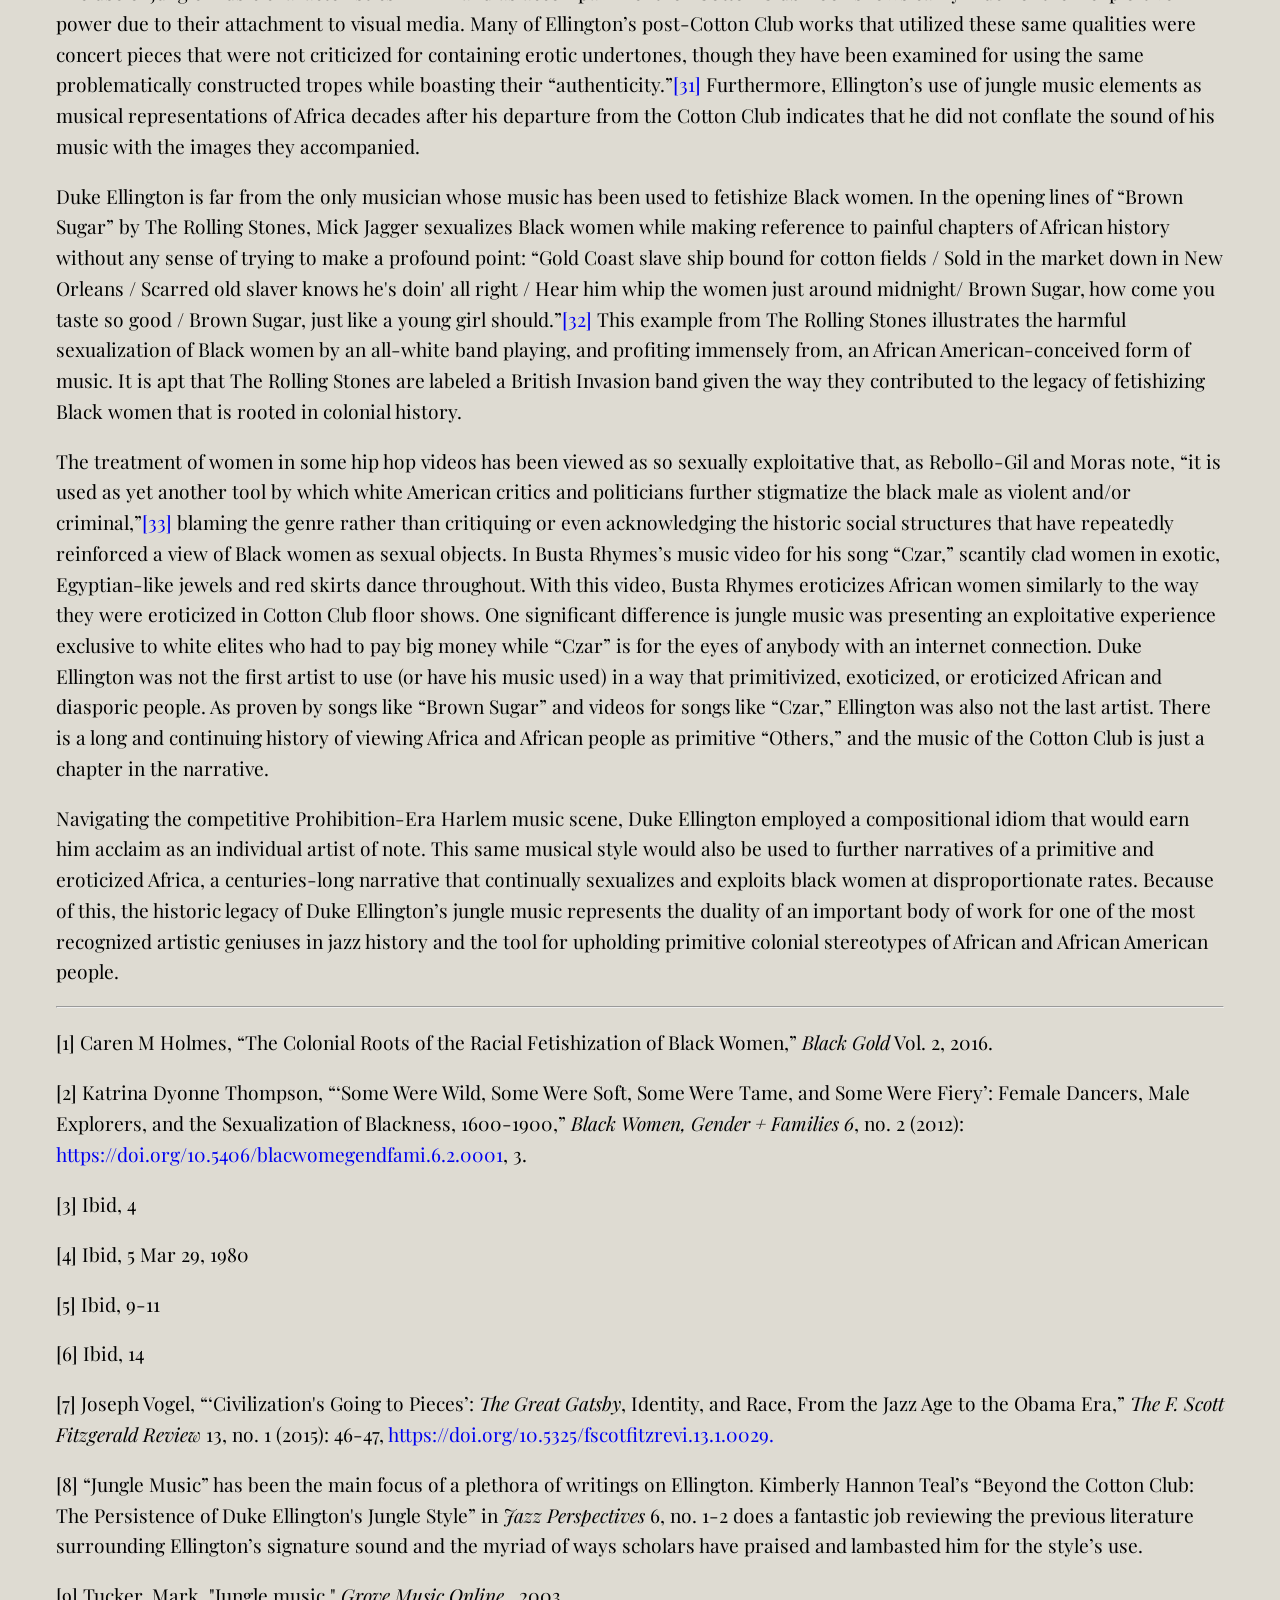
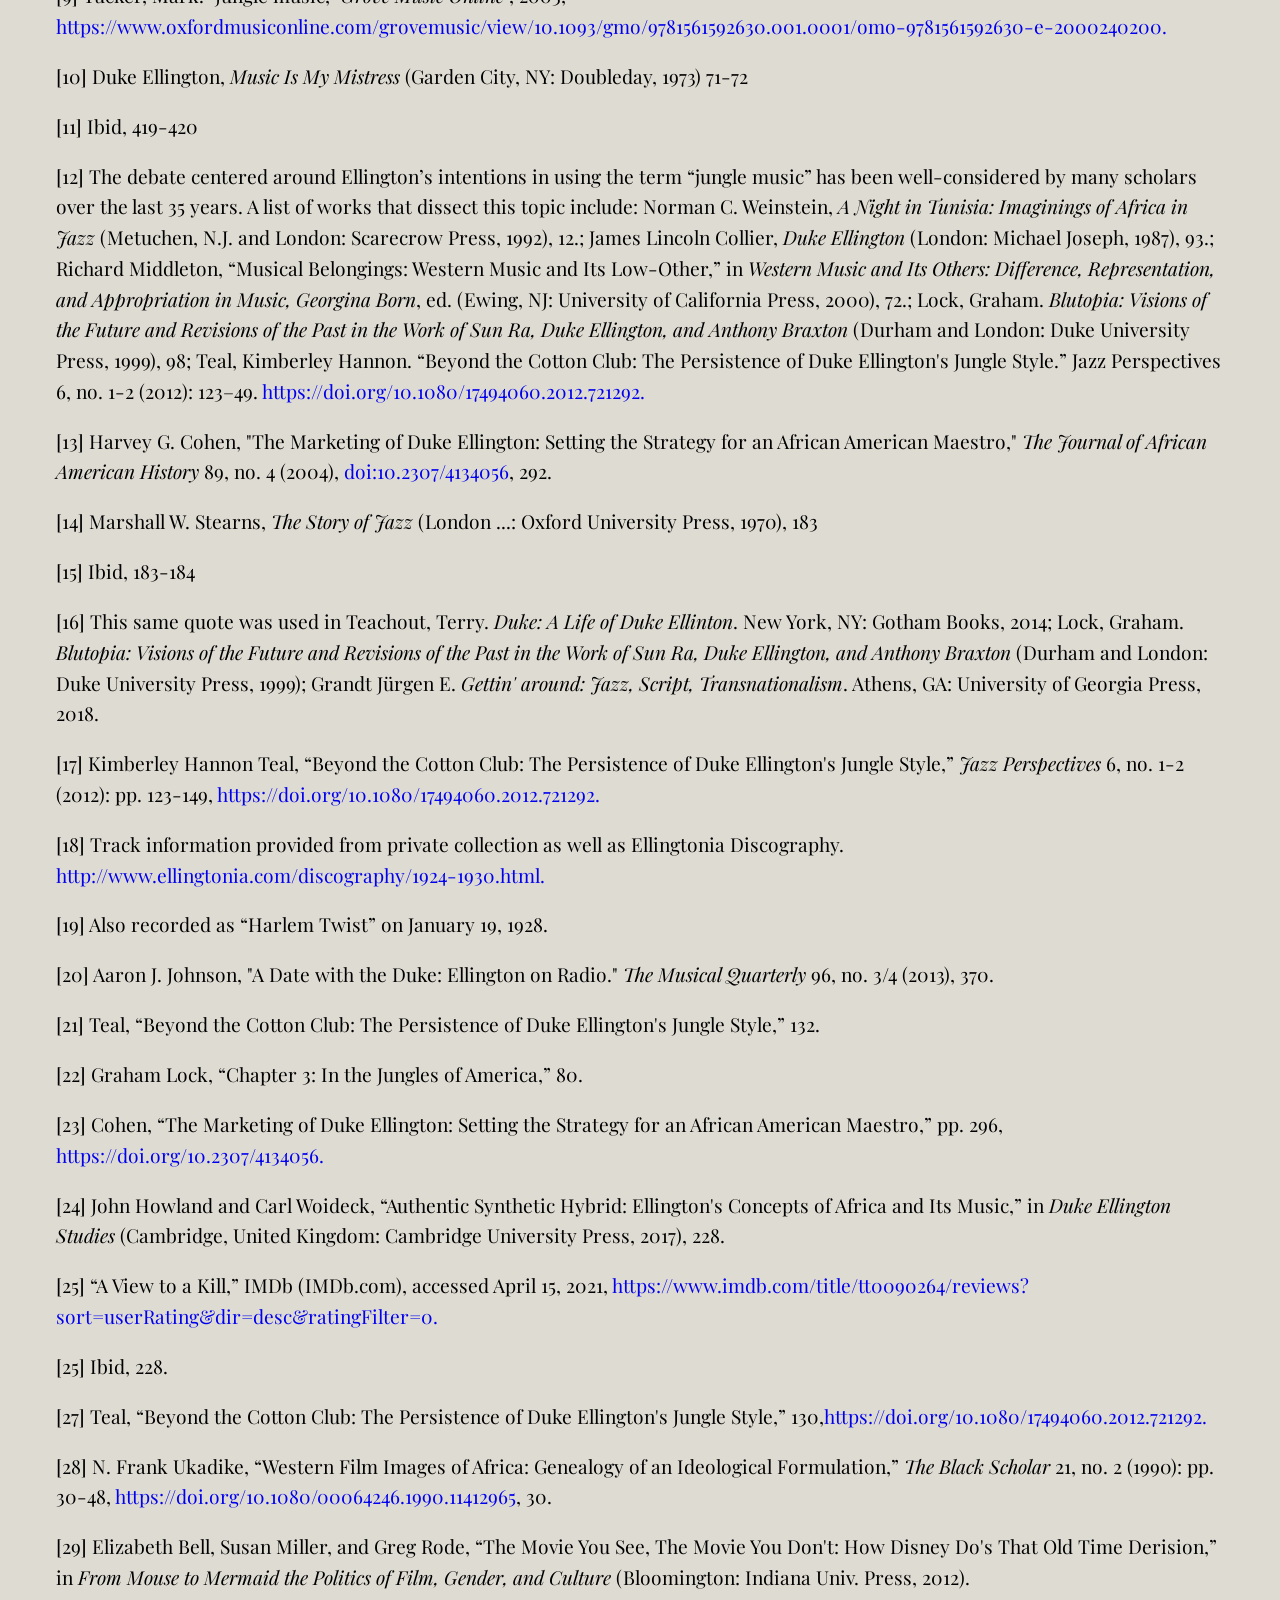
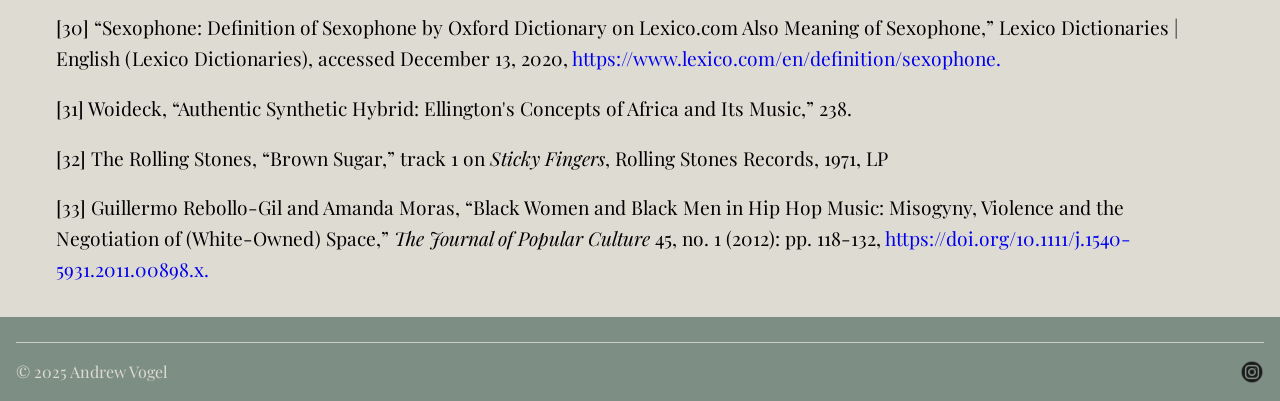
<file: blog-five.html>
<!DOCTYPE html>
<html lang="en">
<head>
  <meta charset="UTF-8">
  <meta name="viewport" content="width=device-width, initial-scale=1.0">
    <title>Half-Brewed Blog</title>

      <!-- Favicon -->
  <link rel="icon" type="image/x-icon" href="favicon.ico">
  <link rel="icon" type="image/png" sizes="32x32" href="favicon-32x32.png">
  <link rel="icon" type="image/png" sizes="16x16" href="favicon-16x16.png">
  <link rel="apple-touch-icon" sizes="180x180" href="apple-touch-icon.png">
  
  <link rel="stylesheet" href="style-sheet/style.css">
  <link rel="preconnect" href="https://fonts.googleapis.com">
  <link rel="preconnect" href="https://fonts.gstatic.com" crossorigin>
  <link href="https://fonts.googleapis.com/css2?family=Playfair+Display:ital,wght@0,400..900;1,400..900&display=swap" rel="stylesheet">
</head>
<body>
     <header>
    <nav class="navbar">
      <div class="nav-left">
        <a href="index.html">Andrew Vogel</a>
      </div>
      
      <div class="nav-center">
        <a href="about.html">About</a>
        <a href="cv.html">CV</a>
        <a href="blog.html">Half-Brewed Blog </a>
      </div>
      
      <div class="nav-right">
        <a href="mailto:andrewvogel@ufl.edu">
        <button class="btn">Contact</button>
        </a>
      </div>
    </nav>

    <hr class="footer-line">

   </header>
  <main>
    <div class="container">
      <h1>Jungle Music and a Legacy of Primitive African Portrayal</h1>
      <p>In December of 1927, Duke Ellington began his four-year tenure as the band leader at Harlem’s famed Cotton Club. As part of Ellington’s duties at the Cotton Club, he composed and arranged music to accompany floor shows intended to exoticize and eroticize African and African American women for white male gazes. The music written to accompany African-set portions of the shows became known as Ellington’s jungle style or jungle music. In the context of Cotton Club floor shows, jungle sounds were understood as representations of erotic behaviors and figures; therefore, the instrumental parts of Ellington’s songs became aural erotics that contributed to what Caren Holmes described as “the sexual debasement of black bodies and black women [which] has been maintained through stereotypes, laws, and pseudo-science.”<a href="#footnote-one">[1]</a>  In this paper, I will examination the ways in which Ellington’s music was contextualized by extramusical forces and marketed in order to perpetuate long-standing primitivized erotic narratives of African and African American people.</p> 

      <p>Documentation of European and Euro-American’s penchant for the eroticization of Africans traces back at least to the 1600s when white explorers, eager to publish their journals on West African exploration, edited their journals to include sensualized, borderline pornographic descriptions of African people dancing.<a href="#footnote-two">[2]</a> In Katrina Dyonne Thompson’s examination of how the white male gaze sexualized African dance, she points out how explorer-slavers like Jean Barbot “used black womanhood to show the inferior and erotic nature of blackness,” and often overlooked the “textured cultural expressions of dance.”<a href="#footnote-three">[3]</a> In other words, white intruders placed their own erotic value judgements on African dancing without exploring how these dances functioned within the cultures they observed. In Thompson’s study she asserts “the gaze functioned in these writings not only as a way to assert males as dominant and females as passive but also as a way to declare West Africans and blackness as subordinate and savage, while promoting European hegemony and whiteness as dominant and civilized.”<a href="#footnote-four">[4]</a></p>

      <p>Descriptions like this led to the stereotype that African people, particularly African women, were more inclined to dance seductively, fostering a belief among Europeans and Euro-Americans that women were “immoral or lascivious,” and were “not only portrayed as potential labor but also as sexual pleasure for white men.”<a href="#footnote-five">[5]</a> The writings of many white slavers, missionaries, militants, and scholars shaped “black women into objects that were willing and capable of satisfying the sexual desires of white males,” a pervasive belief that was still being reinforced in the twentieth century when Duke Ellington was working as the musical director for the Cotton Club.<a href="#footnote-six">[6]</a></p>

      <p>The Cotton Club, opened in 1922 on 142nd and Lenox Avenue, was one of most famed night clubs in Harlem, New York. The club also showed the continued oppressive power dynamic between white Americans and African Americans, and the continued primitivizing and eroticizing African dance and women.  Nestled in the heart of Harlem, New York, The Cotton Club was a segregated hotspot for whites to engage in voyeurism as they watched African American entertainers in a predominantly African American-inhabited area, were serviced by an African American staff, but did not have to interact with any of the people they traveled up town to see. Joseph Vogel describes the dynamic at the Cotton Club in a way that the extension of the history of slavers and missionaries who traveled great distances to watch how “others” behave without having to engage meaningfully with those who have caught their fascination:</p>  

      <p><blockquote>While the Harlem Renaissance did many things, it did not, however, fundamentally change white power structures or shift the dynamics of black-white relations. White enthusiasm for black culture often simply exemplified the latest attempt to exploit, purchase, and/or exhibit black bodies… white interest in black art, entertainment, and culture in the Jazz Age, then, was often grounded in primitivism, voyeurism, and exploitation.<a href="#footnote-seven">[7]</a></blockquote></p>

      <p>In this environment, Duke Ellington was able to make significant advancements in his career when he took a residency at the Cotton Club from 1927 to 1931. During this time Ellington was able to secure key personnel for his band and his music could reach a national audience via radio broadcasts from the club. Important for this study, Ellington made the often discussed use of his jungle music.<a href="#footnote-eight">[8]</a> Generally, Ellington’s jungle music is characterized by the brass section’s growling and use of mutes, tom-toms, and pentatonic or whole tone scales.<a href="#footnote-nine">[9]</a> Ellington himself discussed this style multiple times in his memoir, <em>Music is My Mistress</em>,  “it was at the Kentucky Club that our music acquired new colors and characteristics...Joe ‘Tricky Sam’ Nanton came in, and he and Bubber became a great team, working together hand in glove they made a fine art out of what became known as jungle style,”<a href="#footnote-ten">[10]</a> later adding that,</p>

      <p><blockquote>during one period at the Cotton Club, much attention was paid to acts with an African setting, and to accompany these we developed what was termed “jungle style” jazz. (As a student of Negro history I had, in any case, a natural inclination in this direction.) its most striking characteristic was the use of mutes—often the plumber’s everyday rubber plunger—by Bubber Miley on trumpet and Joe “Tricky Sam” Nanton on trombone.<a href="#footnote-eleven">[11]</a></blockquote></p>

  

      <p>The choice of words Ellington used in these excerpts implies a couple of things. First, the mention of the Kentucky Club implies that the musical style was created before the term, and second, the style was not necessarily originated as a form of African music, although he cites a “natural inclination” for writing African or African-like music.</p>

      <p>There has been significant debate among scholars in regard to the ethics of Ellington’s use of the term “jungle” to refer to his music style in general or in specific song titles.<a href="#footnote-twelve">[12]</a> Looking at the ethics used by a musician of color navigating Harlem nearly one hundred years ago hardly seems like a fruitful exercise. First, he was working a demanding job at a busy nightclub. Between rehearsals, personal practice, and time taken to compose and arrange, he may simply not have had the luxury of time to research and design a nuanced amalgamation of African music and jazz. Furthermore, he was an African American working for white bootleggers and mobsters who would have been less concerned with the enduring artistic integrity of their establishment, and more concerned with making sure the entertainment kept the wealthy downtown crowd coming so they could sell more alcohol. Second, he was not the only decision maker at this point in his career. Alongside the power dynamic that came with working for a violent gangster, Ellington also had to contend with the vision of Irving Mills, whom Ellington had signed to be his manager. Mills was an aggressive manager who was hired to help navigate not only the world of performing as a club musician looking to secure gigs, a band leader looking to record, and composer trying to sell sheet music, but also a musician who had to consider the brand-new world of radio. In his article about the marketing of Duke Ellington, Harvey G. Cohen points out that:</p>

      <p><blockquote>To compete in this new mass media at the highest level, recording artists needed more than a solitary manager. They needed an agency behind them, armed with numerous people supervising the various aspects of an artist's career and remuneration, including recordings, sheet music, touring, film, merchandising, promotion, and newspaper publicity. In his creation of the Mills Artists agency in the late 1920s, Mills devised an early and successful version of how a music business firm should operate in the expanding national music marketplace.<a href="#footnote-thirteen">[13]</a></blockquote></p>
  

      <p>With this type of organizational power behind him, a growing number of musicians in front of him who also depended on his professional and financial success for their own, and a child at home to support, he may not have had the power nor the agency as a performer to voice dissent regarding the settings in which his music was presented or question what role he was playing in continuing dangerous sexual stereotypes. It is important to recognize Duke Ellington’s agency and what power he had at the time to say “no” before starting this sort of critique of his work, and not conflate his silence regarding the exploitative use of his music with complacency or consent. He was hired to compose music for floor shows designed to sexually exploit African and African American women and men for the entertainment of white men, and it took more than Ellington himself to use his music as part of the long and continuing history of Black sexploitation.</p>

      <p>In <em>The Story of Jazz</em>, Marshall Stearns provides an account of Cotton Club floor shows that “admitted only gangsters, whites, and Negro celebrities,” that were “a mishmash of talent and nonsense which might well fascinate both sociologists and psychiatrists.”<a href="#footnote-fourteen">[14]</a> Describing the show itself, Stearns gives insight on how out-of-hand these portrayals of Africa could get:</p>

      <p><blockquote>I recall one where a light-skinned and magnificently muscled Negro burst through a papier-mâché jungle onto the dance floor, clad in an aviator’s helmet, goggles, and shorts. He had obviously been ‘forced down in darkest Africa,’ and in the center of the floor he came upon a ‘white’ goddess clad in long golden tresses and being worshipped by a circle of cringing ‘blacks.’ Producing a bull whip from heaven knows where, the aviator rescued the blonde and they did an erotic dance. In the background, Bubber Miley, Tricky Sam Nanton, and other members of the Ellington band growled, wheezed, and snorted obscenely.<a href="#footnote-fifteen">[15]</a></blockquote></p>

 

      <p>This depiction from Stearns has been cited by several scholars studying Ellington’s music.<a href="#footnote-sixteen">[16]</a> Although the most erotic characters in this scene were not necessarily African or African American, it still illustrates use of primitivized African characters who descended on the “hero” and the “goddess.” The shows presented at the Cotton Club presented several scenes including jungle skits like the one depicted by Stearns, dance numbers showcasing scantily clad women, and “various shows [that] offer up African women as tasty delicacies for white spectators.”<a href="#footnote-seventeen">[17]</a></p>
      
      <p>The excerpt from Stearns also included an important detail of what the Ellington band was doing in the background. With their growls, wheezes, and snorts, they are clearly using jungle sounds in order to aurally signify Africa and the eroticism of the characters. Ellington songs from around the time of his Cotton Club tenure that feature these effects include “Jungle Blues,” “Echoes of the Jungle,” “Jungle Jamboree,” “Jungle Nights in Harlem.”<a href="#footnote-eighteen">[18]</a> Several other songs were performed in this style, or at least partly in this style, that did not allude to the jungle in their title including: “The Mooche,” “East St. Louis Toodle-Oo,”<a href="#footnote-nineteen">[19]</a>  “Black and Tan Fantasy,” “Take it Easy,” “Black Beauty.” It is worth noting that for as much as this style is written about and discussed for its importance to Ellington’s career, and for its exploitative use at the Cotton Club, there are relatively few songs with titles referencing Africa or the jungle. There are also relatively few recordings in his output from this time that have song titles that would allude to African eroticism. There are a few tunes recorded by the band including “Black Beauty,” “Hot and Bothered,” “Creole Love Call,” that reference the body or erotic feelings, but not a significant number. Also, the songs are themselves are no more overtly erotic than works by popular musicians of the day even though the group recorded several times as The Whoopee Makers during Ellington’s tenure at the Cotton Club.</p>

      <p>Looking at his recordings from the time, it does not seem as though Ellington was trying to capitalize on the exoticism and eroticism of Cotton Club performances when releasing records for the mass market. The mass market tool that could have better promulgated this aspect of Ellington’s music is radio. During his time at the Cotton Club, Ellington made hundreds of appearances on national radio broadcasts in which he was presented as “the greatest living master of jungle music” as well as several other monikers.<a href="#footnote-twenty">[20]</a> With radio, the jungle sound in its floor show context was not just contained to the confines of the Cotton Club but was broadcast into homes across the country. While the sexual images of a floor show would obviously not accompany a radio broadcast, “the Cotton Club theme of safely contained exoticism played an important role in allowing Ellington to present over the airwaves music that sounded so unabashedly different from popular white bands like that of Paul Whiteman.”<a href="#footnote-twenty-one">[21]</a> The jazz of a perceived exotic and erotic Africa was not exclusively for the ears of well-to-do New York voyeurs.</p>

      <p>Whether Duke Ellington set out to write music that eroticized or exoticized Africa, he wrote music that contributed to the legacy of both. Features of the so-called jungle sound have endured and continue to be used as aural signifiers of exoticism and eroticism. In order to investigate the ways in which aspects of jungle music have lived in popular culture outside the scope of Duke Ellington and the Cotton Club, aspects of jungle music need to be defined.</p>

      <p>A review of published articles regarding Ellington’s jungle music reveals no standard definition of the style and what all it entails. Lock notes it is “characterized by wailing, growling brass,”<a href="#footnote-twenty-two">[22]</a> Cohen also cites “the distinctive growling, shrieking, and moaning sounds.”<a href="#footnote-twenty-three">[23]</a> It seems the only musical characteristic consistently cited as an integral part of jungle music is the use of growling and wailing. Carl Woideck provided more detail in regard to musical techniques present in jungle music. Woideck also gives insight as to why a clear meaning has not been established, pointing out that “Ellington never publicly defined jungle music.”<a href="#footnote-twenty-four">[24]</a> Woideck’s more detailed categorization of jungle music states</p>

      <p><blockquote>The most-often recurring musical characteristic discussed is the sound of the band’s plunger-muted  and growling trumpet and trombone that seemed to pronounce syllables like “wah wah” and “yah yah.” This was a technique that had been brought into the Ellington band by trumpeter James “Bubber” Miley… A minor tonality…is also sometimes associated with the jungle style.<a href="#footnote-twenty-five">[25]</a></blockquote></p>

      <p>Woideck also mentions the use of tom-toms in some of Ellington’s music from this time, explaining “Tom-toms are not universally found in the jungle music of jazz, but for most of the twentieth century, Westerners, including Ellington, often generically associated tom-toms with the music of African jungles.”<a href="#footnote-twenty-six">[26]</a> Ellington’s use of malleted tom-toms, though inconsistent, shows that his interpretation of an “African” sound includes the influence of popular tropes. As Kimberly Hannon Teal notes,</p>

      <p><blockquote>Ellington also employed types of generalized exoticism popular in classical or Tin Pan Alley works such as drones, open fifths, pentatonic or non-western scales, folk-like melodic simplicity, extreme registers, dissonance, ostinato, and a general tendency toward minor keys in the pieces he used in conjunction with jungle themes.<a href="#footnote-twenty-seven">[27]</a></blockquote></p>

      <p>Looking at the use of music in film, many of the varying characteristics recognized as part of Ellington’s compositional oeuvre during his time at the Cotton Club in the 1920s and 1930s—mainly growls, shrieks, and low drums—can be heard in the continued exoticizing and primitivizing of Africa, and the eroticization of women in general. The representation of Africa in film has its own long and fraught history. According to N. Frank Ukadike:</p>

      <p><blockquote>Since the simultaneous inventions of the motion picture in Europe and America coincided with the height of European imperialism, it is not surprising that for many years the dominant image of Africa seen on Western screens was that of condescension and paternalism. Western filmmakers began to film in Africa taking advantage of the beauty of the landscape, the so-called exoticism of its customs, relegating the African to the background.<a href="#footnote-twenty-eight">[28]</a></blockquote></p>

      <p>The use of malleted drumming that was a an occasional feature of Ellington’s jungle music has been used to represent an often-primitivized Africa in a glut of films set in Africa or the jungle including: <em>Jungle Man</em> (1941), a film in which the only Africans seen wear loin cloths, carry spears, and live in huts; <em>Drums of Africa </em>(1963), a movie about a group of white people on a safari that need to save Africans (armed with spears) from slavers; <em>George of the Jungle</em> (1997), in which the protagonist is a white man in a loin cloth who was raised by a talking gorilla and has a pet elephant; and <em>The Jungle Book </em>(1967). </p>

      <p><em>The Jungle Book </em>, though set in India and features primarily animals as characters, is an example of how Ellington’s jungle music has been used in children’s movies to subtly paint African Americans as a primitive Other by basing characters on stereotypes. One of the most harmfully constructed characters, King Louie, is analyzed by Susan Miller and Greg Rode in “The Movie You See, The Movie You Don’t,” in which they point out:</p>

      <p><blockquote>This racial stereotyping… finds its fullest expression in a scene in King Louie’s jungle kingdom, the decaying, abandoned remains of some now extinct, supposedly “primitive” culture. Mowgli is captured by King Louie’s subjects and brought to this “other” world, where monkeys speak in jazz vocalese and everybody “swings.” …Taking the boy by the hand, King Louie, sporting a familiar black-coded voice, sings to him his famous song, “I Wanna Be Like You.” Once we make the obvious connection between King Louie and African Americanism—at least the African Americanism dear to white bourgeois liberal culture—the lyrics of his song become a humiliating revelation, for King Louie sings of his desire to be a man “and stroll right into town . . . ooo—I want to be like you.” According to Disney, “an ape can learn to be human too.”<a href="#footnote-twenty-nine">[29]</a></blockquote></p>

      <p>King Louie—voiced by Louis Prima, a white musician—and the other apes are (not so) thinly veiled caricatures of people of color, living in the ruins of a bygone jungle society, and dance to the sounds of Ellintonian jungle music. The use of jungle characteristics in “I Wanna Be Like You” shows how Ellington’s music has been appropriated by white filmmakers to subtly primitivize African and diasporic populations and marketed to children. “I Wanna Be Like You” starts in a minor tonality, includes use of tom-toms, as well as solos by a growling and muted trombone and trumpet. The use of so many of Ellington’s jungle tropes along with the setting of the movie in the jungle makes this, perhaps, one of the most on-the-nose uses of jungle music characteristics in cinema.</p> 

      <p>Techniques used by Ellingtonian wind instrumentalists in his jungle style remained as a musical trope representing the (often white) male gaze in cinema and television, though the target of that gaze has not consistently targeted Black women. The film <em>Belly </em>(1998) is an example of a movie written and directed by an Black filmmaker, and stars Black actors. In <em>Belly </em>, there is a graphic montage of Tommy, played by rapper DMX, having sex with a number of different women. The soundtrack employs distant drumming that has often used in movies to signify Africa, much like the examples previously examined. These drums are used briefly throughout the soundtrack, and while they do not sound like Ellintonian drumming of the 1920s and 1930s, they show how film composers of the more recent past have, as Ellington did, use preexisting musical tropes. <em>Belly </em> also references Africa as a key plot point and ends with the main character moving to Africa to start a new life.</p>

      <p>The most commonly recognized feature of jungle music, growling wind instruments, also has the most enduring legacy as an erotic signifier. The eroticization of a growling brass instrument or saxophone has often been used as accompaniment for the entrance of the leading lady. In the movie <em>Gilda</em> (1946), when Johnny Farrell meets Gilda Mundson, the quintessential femme fatale, for the first time she is singing along with a recording of “Put the Blame on Me” featuring call-and-response by the big band’s raspy brass section and the woodwinds in a way that is reminiscent of Ellington’s “Ko-Ko,” an oft-cited example of the jungle style reappearing in post-Cotton Club work.</p>

      <p>The growling wind instrument as an aural stand-in for sexual attraction and the white male gaze became such a cliché that it appears in a wide range of cinema including: children’s movies (<em>Atlantis: The Lost Empire</em>, 2001), action movies (<em>Tango & Cash</em>, 1989), and comedies (<em>Airplane!</em>, 1980; <em>Naked Gun</em>, 1988). The pervasive prevalence of saxophone being used in this cinematic role has led to the practice being dubbed “sexophone” or “high-heel saxophone.”<a href="#footnote-thirty">[30]</a> Much like the use of jungle style during floor shows, sexophone does not rely on the music alone, but its use within a visual medium. These examples also steer the eroticization away from Africa and African American women since all of the aforementioned cinematic examples feature white men meeting white women or a white man in drag in the case of <em>Tango & Cash</em>.  This usage shows how certain musical devices that have been used to signify African primitivization and eroticization have remained to signify any target of the male gaze.</p>

      <p>The use of  jungle music characteristics in film and as accompaniment for Cotton Club floor shows carry much of their exploitive power due to their attachment to visual media. Many of Ellington’s post-Cotton Club works that utilized these same qualities were concert pieces that were not criticized for containing erotic undertones, though they have been examined for using the same problematically constructed tropes while boasting their “authenticity.”<a href="#footnote-thirty-one">[31]</a>  Furthermore, Ellington’s use of jungle music elements as musical representations of Africa decades after his departure from the Cotton Club indicates that he did not conflate the sound of his music with the images they accompanied.</p>

      <p>Duke Ellington is far from the only musician whose music has been used to fetishize Black women. In the opening lines of “Brown Sugar” by The Rolling Stones, Mick Jagger sexualizes Black women while making reference to painful chapters of African history without any sense of trying to make a profound point: “Gold Coast slave ship bound for cotton fields / Sold in the market down in New Orleans / Scarred old slaver knows he's doin' all right / Hear him whip the women just around midnight/ Brown Sugar, how come you taste so good / Brown Sugar, just like a young girl should.”<a href="#footnote-thirty-two">[32]</a>  This example from The Rolling Stones illustrates the harmful sexualization of Black women by an all-white band playing, and profiting immensely from, an African American-conceived form of music. It is apt that The Rolling Stones are labeled a British Invasion band given the way they contributed to the legacy of fetishizing Black women that is rooted in colonial history.</p>

      <p>The treatment of women in some hip hop videos has been viewed as so sexually exploitative that, as Rebollo-Gil and Moras note, “it is used as yet another tool by which white American critics and politicians further stigmatize the black male as violent and/or criminal,”<a href="#footnote-thirty-three">[33]</a>  blaming the genre rather than critiquing or even acknowledging the historic social structures that have repeatedly reinforced a view of Black women as sexual objects. In Busta Rhymes’s music video for his song “Czar,” scantily clad women in exotic, Egyptian-like jewels and red skirts dance throughout. With this video, Busta Rhymes eroticizes African women similarly to the way they were eroticized in Cotton Club floor shows. One significant difference is jungle music was presenting an exploitative experience exclusive to white elites who had to pay big money while “Czar” is for the eyes of anybody with an internet connection. Duke Ellington was not the first artist to use (or have his music used) in a way that primitivized, exoticized, or eroticized African and diasporic people. As proven by songs like “Brown Sugar” and videos for songs like “Czar,” Ellington was also not the last artist. There is a long and continuing history of viewing Africa and African people as primitive “Others,” and the music of the Cotton Club is just a chapter in the narrative.</p>

      <p>Navigating the competitive Prohibition-Era Harlem music scene, Duke Ellington employed a compositional idiom that would earn him acclaim as an individual artist of note. This same musical style would also be used to further narratives of a primitive and eroticized Africa, a centuries-long narrative that continually sexualizes and exploits black women at disproportionate rates. Because of this, the historic legacy of Duke Ellington’s jungle music represents the duality of an important body of work for one of the most recognized artistic geniuses in jazz history and the tool for upholding primitive colonial stereotypes of African and African American people.</p>

      <hr>

    <p id="footnote-one">[1] Caren M Holmes, “The Colonial Roots of the Racial Fetishization of Black Women,” <em>Black Gold</em> Vol. 2, 2016.</p>

    <p id="footnote-two">[2] Katrina Dyonne Thompson, “‘Some Were Wild, Some Were Soft, Some Were Tame, and Some Were Fiery’: Female Dancers, Male Explorers, and the Sexualization of Blackness, 1600-1900,” <em>Black Women, Gender + Families 6</em>, no. 2 (2012): <a href="https://doi.org/10.5406/blacwomegendfami.6.2.0001">https://doi.org/10.5406/blacwomegendfami.6.2.0001</a>, 3.</p>

    <p id="footnote-three">[3] Ibid, 4</p>

    <p id="footnote-four">[4] Ibid, 5</em> Mar 29, 1980</p>

    <p id="footnote-five">[5] Ibid, 9-11 </p>

    <p id="footnote-six">[6] Ibid, 14</p>

    <p id="footnote-seven">[7] Joseph Vogel, “‘Civilization's Going to Pieces’: <em>The Great Gatsby</em>, Identity, and Race, From the Jazz Age to the Obama Era,” <em> The F. Scott Fitzgerald Review</em> 13, no. 1 (2015): 46-47, <a href="https://doi.org/10.5325/fscotfitzrevi.13.1.0029.">https://doi.org/10.5325/fscotfitzrevi.13.1.0029.</a></p>

    <p id="footnote-eight">[8] “Jungle Music” has been the main focus of a plethora of writings on Ellington. Kimberly Hannon Teal’s “Beyond the Cotton Club: The Persistence of Duke Ellington's Jungle Style” in <em>Jazz Perspectives </em> 6, no. 1-2 does a fantastic job reviewing the previous literature surrounding Ellington’s signature sound and the myriad of ways scholars have praised and lambasted him for the style’s use.</p>

    <p id="footnote-nine">[9] Tucker, Mark. "Jungle music," <em>Grove Music Online</em> , 2003, <a href="https://www.oxfordmusiconline.com/grovemusic/view/10.1093/gmo/9781561592630.001.0001/omo-9781561592630-e-2000240200.">https://www.oxfordmusiconline.com/grovemusic/view/10.1093/gmo/9781561592630.001.0001/omo-9781561592630-e-2000240200.</a></p>

    <p id="footnote-ten">[10] Duke Ellington, <em>Music Is My Mistress</em> (Garden City, NY: Doubleday, 1973) 71-72</p>

    <p id="footnote-eleven">[11] Ibid, 419-420</p>

    <p id="footnote-twelve">[12] The debate centered around Ellington’s intentions in using the term “jungle music” has been well-considered by many scholars over the last 35 years. A list of works that dissect this topic include: Norman C. Weinstein, <em> A Night in Tunisia: Imaginings of Africa in Jazz</em> (Metuchen, N.J. and London: Scarecrow Press, 1992), 12.; James Lincoln Collier, <em> Duke Ellington</em> (London: Michael Joseph, 1987), 93.; Richard Middleton, “Musical Belongings: Western Music and Its Low-Other,” in <em>Western Music and Its Others: Difference, Representation, and Appropriation in Music, Georgina Born</em>, ed. (Ewing, NJ: University of California Press, 2000), 72.; Lock, Graham. <em>Blutopia: Visions of the Future and Revisions of the Past in the Work of Sun Ra, Duke Ellington, and Anthony Braxton</em> (Durham and London: Duke University Press, 1999), 98; Teal, Kimberley Hannon. “Beyond the Cotton Club: The Persistence of Duke Ellington's Jungle Style.” Jazz Perspectives 6, no. 1-2 (2012): 123–49. <a href="https://doi.org/10.1080/17494060.2012.721292.">https://doi.org/10.1080/17494060.2012.721292.</a></p>

    <p id="footnote-thirteen">[13] Harvey G. Cohen, "The Marketing of Duke Ellington: Setting the Strategy for an African American Maestro," <em>The Journal of African American History</em> 89, no. 4 (2004), <a href="doi:10.2307/4134056">doi:10.2307/4134056</a>, 292.</p>

    <p id="footnote-fourteen">[14] Marshall W. Stearns, <em>The Story of Jazz </em>(London ...: Oxford University Press, 1970), 183</p>

    <p id="footnote-fifteen">[15] Ibid, 183-184</p>

    <p id="footnote-sixteen">[16] This same quote was used in Teachout, Terry. <em>Duke: A Life of Duke Ellinton</em>. New York, NY: Gotham Books, 2014; Lock, Graham. <em>Blutopia: Visions of the Future and Revisions of the Past in the Work of Sun Ra, Duke Ellington, and Anthony Braxton</em> (Durham and London: Duke University Press, 1999); Grandt Jürgen E. <em>Gettin' around: Jazz, Script, Transnationalism</em>. Athens, GA: University of Georgia Press, 2018. </p>

    <p id="footnote-seventeen">[17] Kimberley Hannon Teal, “Beyond the Cotton Club: The Persistence of Duke Ellington's Jungle Style,” <em>Jazz Perspectives</em> 6, no. 1-2 (2012): pp. 123-149, <a href="https://doi.org/10.1080/17494060.2012.721292.">https://doi.org/10.1080/17494060.2012.721292.</a></p>

    <p id="footnote-eighteen">[18] Track information provided from private collection as well as Ellingtonia Discography. <a href="http://www.ellingtonia.com/discography/1924-1930.html ">http://www.ellingtonia.com/discography/1924-1930.html. </a></p>

    <p id="footnote-nineteen">[19] Also recorded as “Harlem Twist” on January 19, 1928.</p>

    <p id="footnote-twenty">[20] Aaron J. Johnson, "A Date with the Duke: Ellington on Radio." <em>The Musical Quarterly</em>  96, no. 3/4 (2013), 370.</p>

    <p id="footnote-twenty-one">[21] Teal, “Beyond the Cotton Club: The Persistence of Duke Ellington's Jungle Style,” 132.</p>

    <p id="footnote-twenty-two">[22] Graham Lock, “Chapter 3: In the Jungles of America,” 80.</p>

    <p id="footnote-twenty-three">[23] Cohen, “The Marketing of Duke Ellington: Setting the Strategy for an African American Maestro,” pp. 296, <a href="https://doi.org/10.2307/4134056.">https://doi.org/10.2307/4134056.</a></p>

    <p id="footnote-twenty-four">[24] John Howland and Carl Woideck, “Authentic Synthetic Hybrid: Ellington's Concepts of Africa and Its Music,” in <em>Duke Ellington Studies</em>  (Cambridge, United Kingdom: Cambridge University Press, 2017), 228.</p>

    <p id="footnote-twenty-five">[25] “A View to a Kill,” IMDb (IMDb.com), accessed April 15, 2021, <a href="https://www.imdb.com/title/tt0090264/reviews?sort=userRating&dir=desc&ratingFilter=0.">https://www.imdb.com/title/tt0090264/reviews?sort=userRating&dir=desc&ratingFilter=0.</a></p>
    <p id="footnote-twenty-six">[25] Ibid, 228.</p>

    <p id="footnote-twenty-seven">[27] Teal, “Beyond the Cotton Club: The Persistence of Duke Ellington's Jungle Style,” 130,<a href="https://doi.org/10.1080/17494060.2012.721292.">https://doi.org/10.1080/17494060.2012.721292.</a></p>

    <p id="footnote-twenty-eight">[28] N. Frank Ukadike, “Western Film Images of Africa: Genealogy of an Ideological Formulation,” <em>The Black Scholar</em> 21, no. 2 (1990): pp. 30-48,  <a href="https://doi.org/10.1080/00064246.1990.11412965">https://doi.org/10.1080/00064246.1990.11412965</a>, 30.</p>

    <p id="footnote-twenty-nine">[29] Elizabeth Bell, Susan Miller, and Greg Rode, “The Movie You See, The Movie You Don't: How Disney Do's That Old Time Derision,” in <em>From Mouse to Mermaid the Politics of Film, Gender, and Culture</em> (Bloomington: Indiana Univ. Press, 2012).</p>

    <p id="footnote-thirty">[30] “Sexophone: Definition of Sexophone by Oxford Dictionary on Lexico.com Also Meaning of Sexophone,” Lexico Dictionaries | English (Lexico Dictionaries), accessed December 13, 2020, <a href="https://www.lexico.com/en/definition/sexophone.">https://www.lexico.com/en/definition/sexophone.</a></p>

    <p id="footnote-thirty-one">[31] Woideck, “Authentic Synthetic Hybrid: Ellington's Concepts of Africa and Its Music,” 238.</p>

    <p id="footnote-thirty-two">[32] The Rolling Stones, “Brown Sugar,” track 1 on <em>Sticky Fingers</em>, Rolling Stones Records, 1971, LP</p>

    <p id="footnote-thirty-three">[33] Guillermo Rebollo-Gil and Amanda Moras, “Black Women and Black Men in Hip Hop Music: Misogyny, Violence and the Negotiation of (White-Owned) Space,” <em>The Journal of Popular Culture</em> 45, no. 1 (2012): pp. 118-132, <a href="https://doi.org/10.1111/j.1540-5931.2011.00898.x.">https://doi.org/10.1111/j.1540-5931.2011.00898.x.</a></p>
    </div>

  </main>
  <footer>
  <hr class="footer-line">

  <div class="footer-content">
    <p>&copy; 2025 Andrew Vogel</p>

    <div class="socials">
      <ul>
        <li>
          <a href="https://www.instagram.com/aa_vogel/" target="_blank">
            <img src="images/instagram.png" alt="Instagram">
          </a>
        </li>
        <!-- Add more socials here if needed -->
      </ul>
    </div>
  </div>
</footer>
<script src="script.js"></script>
</body>
</html>
</file>
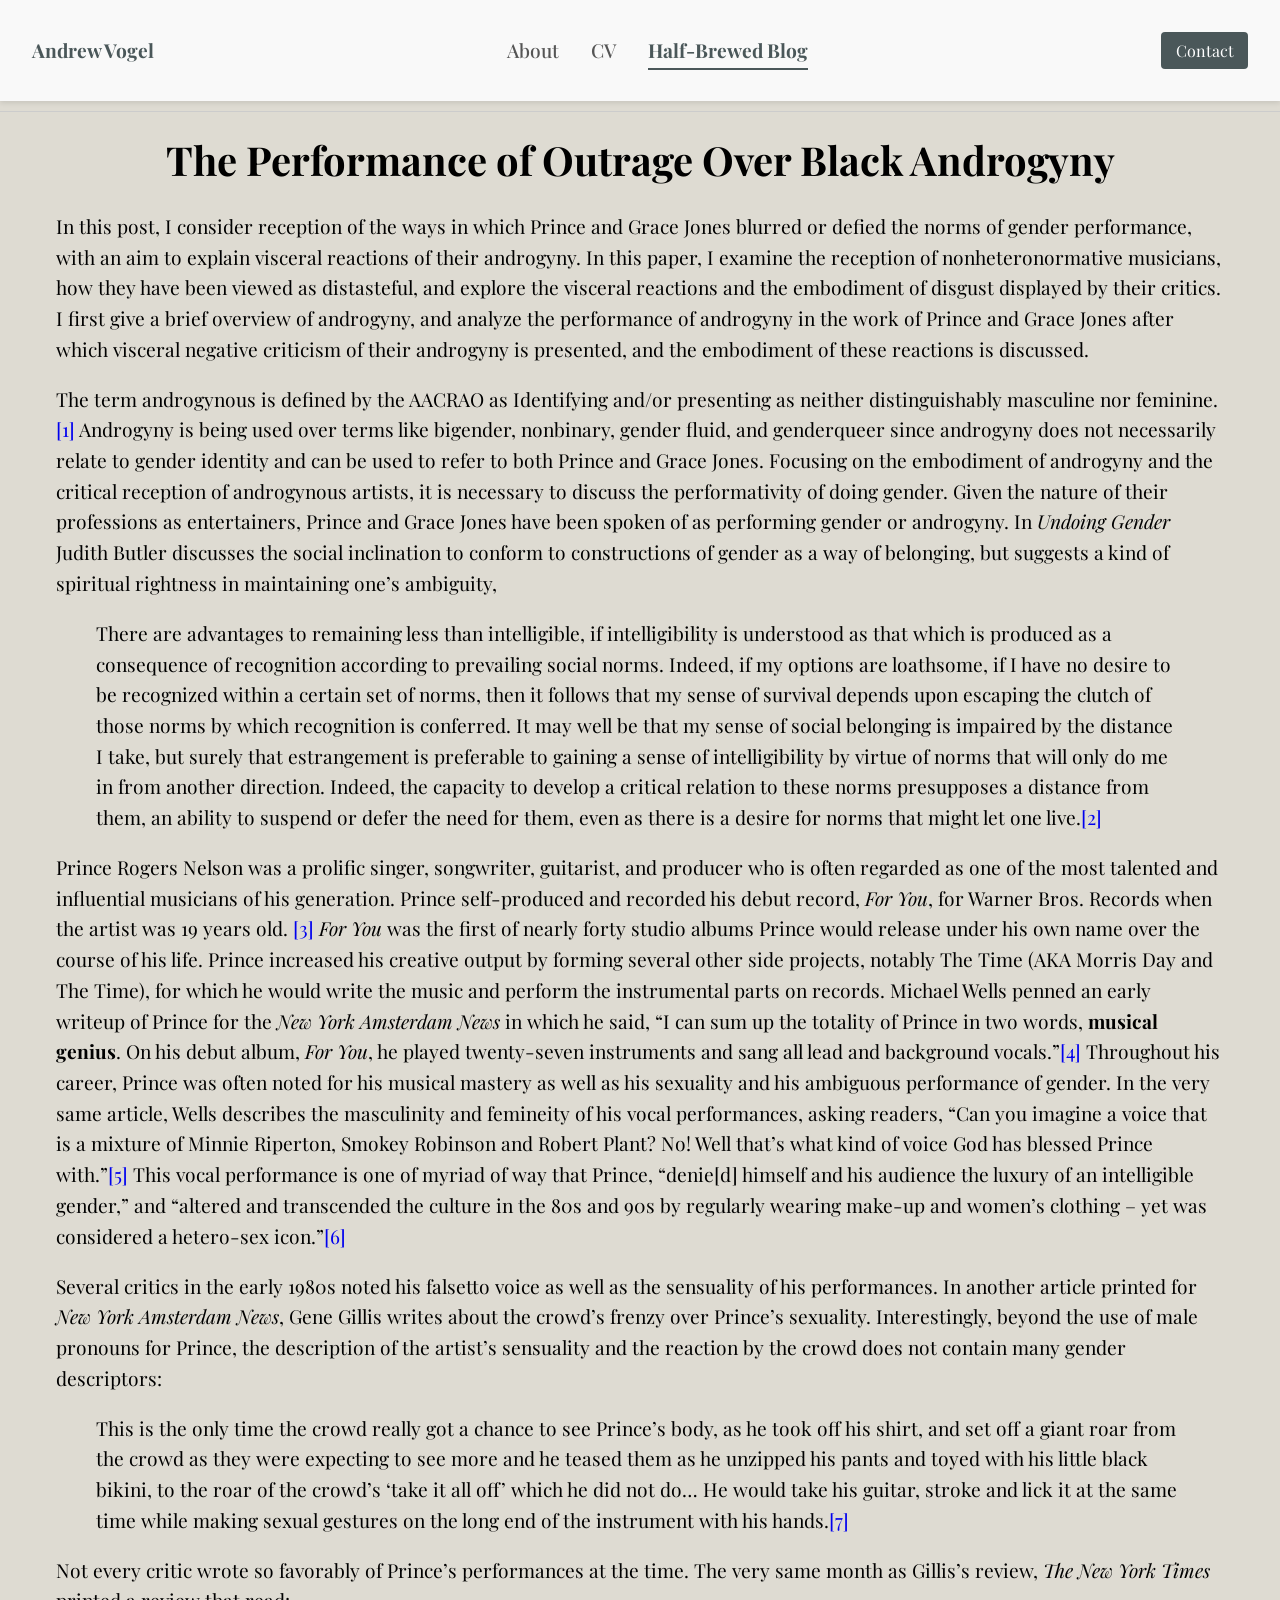
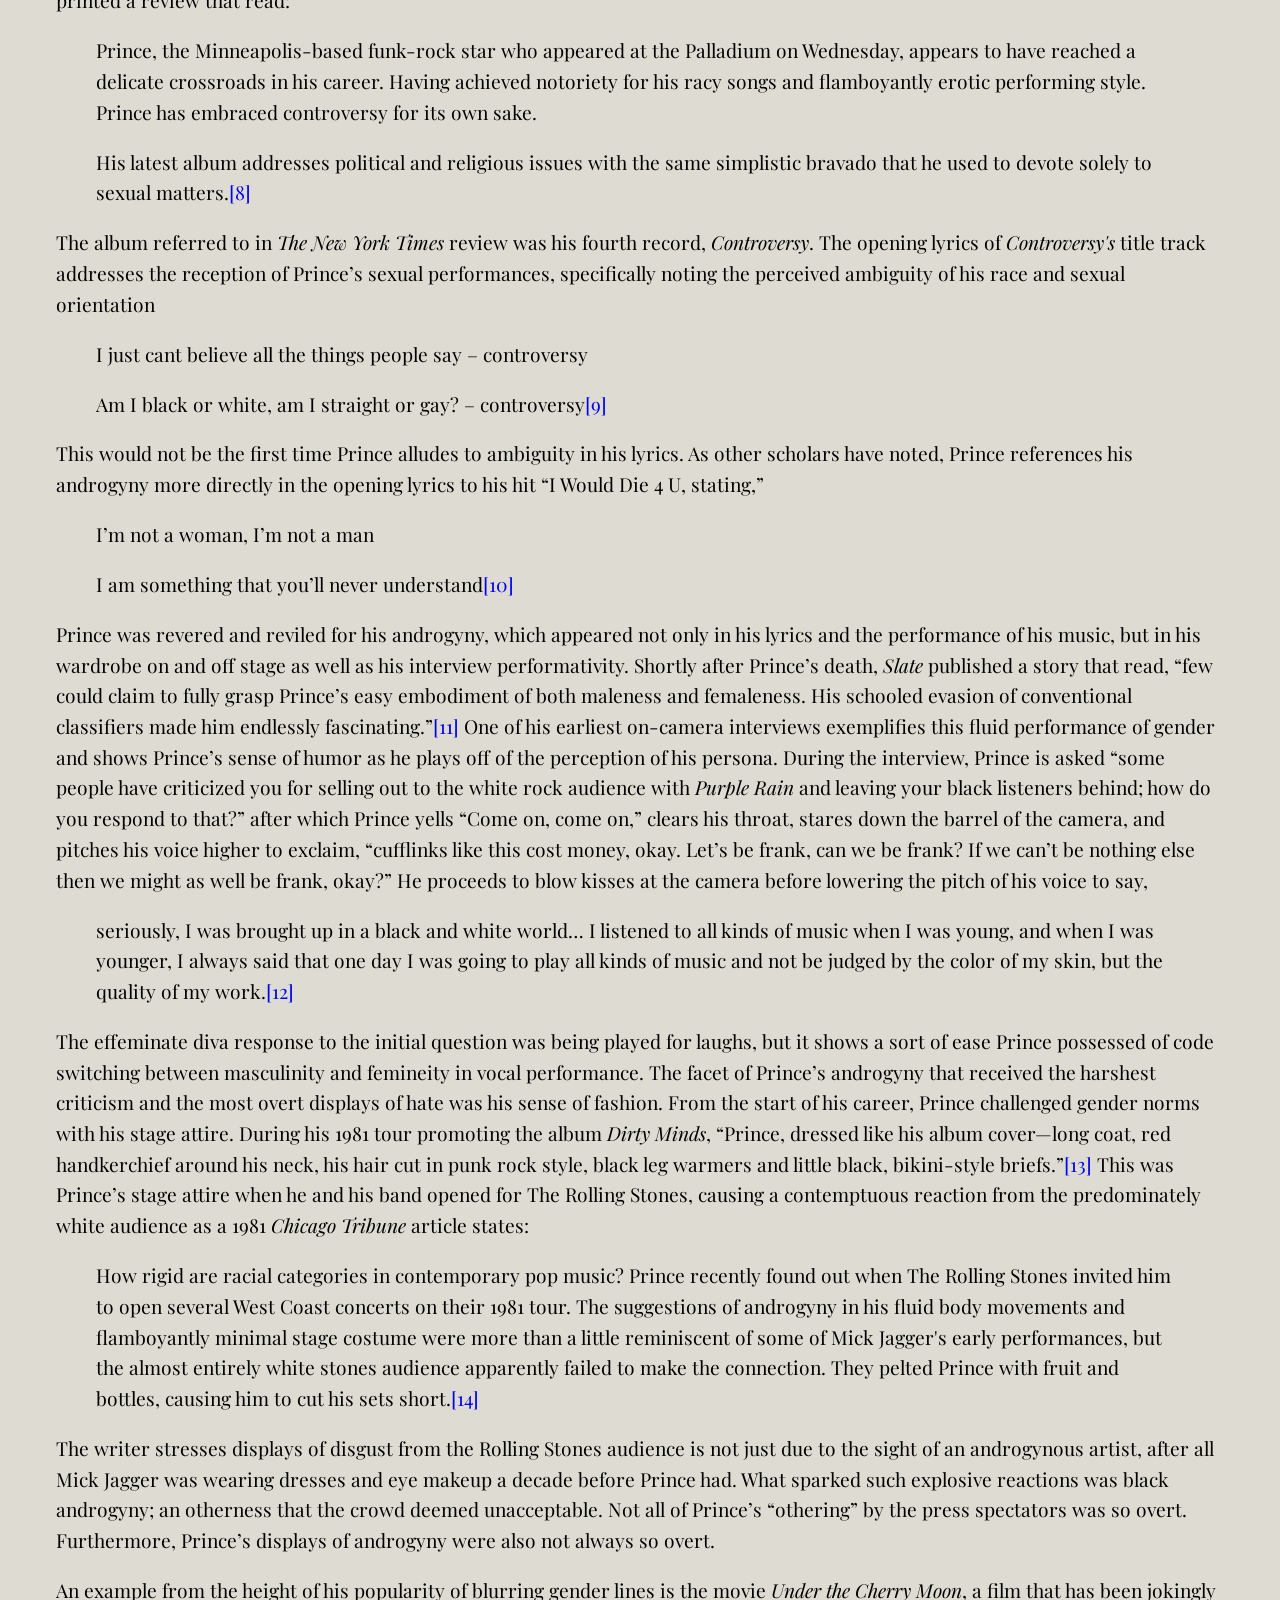
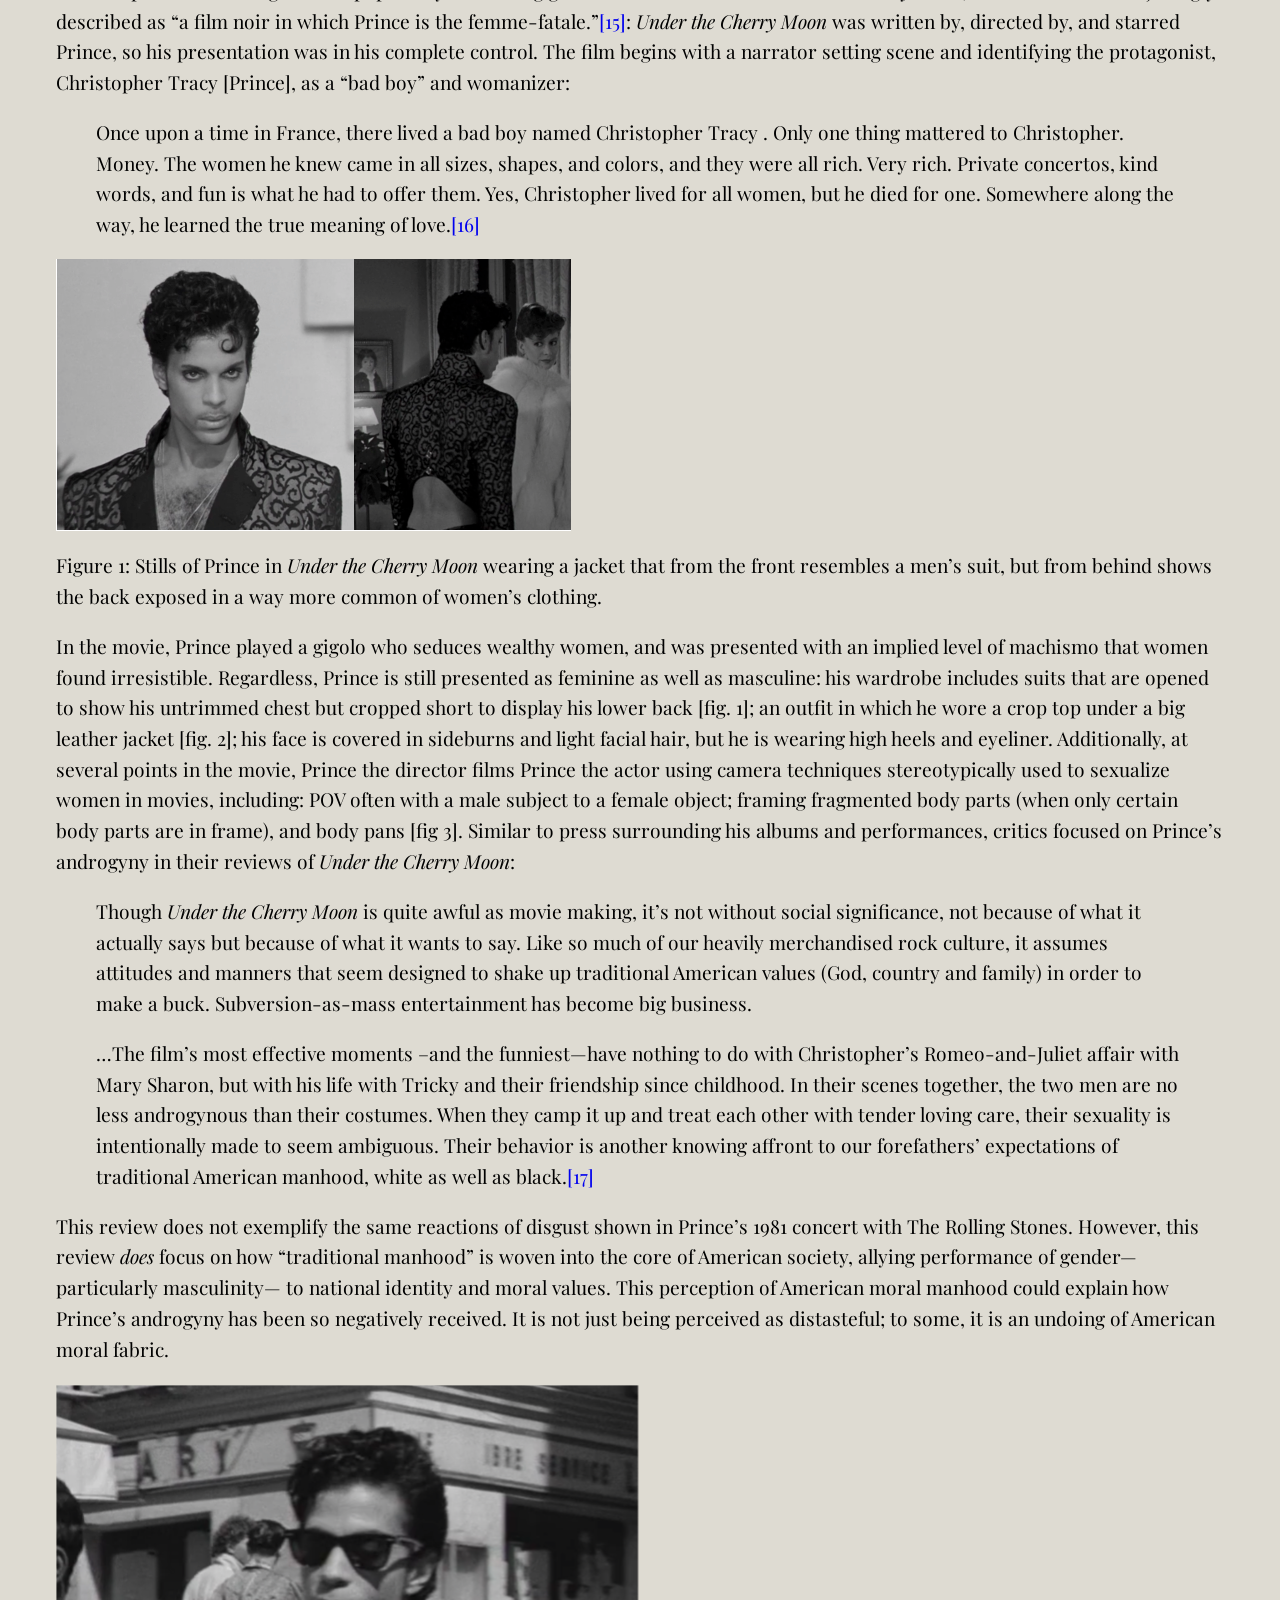
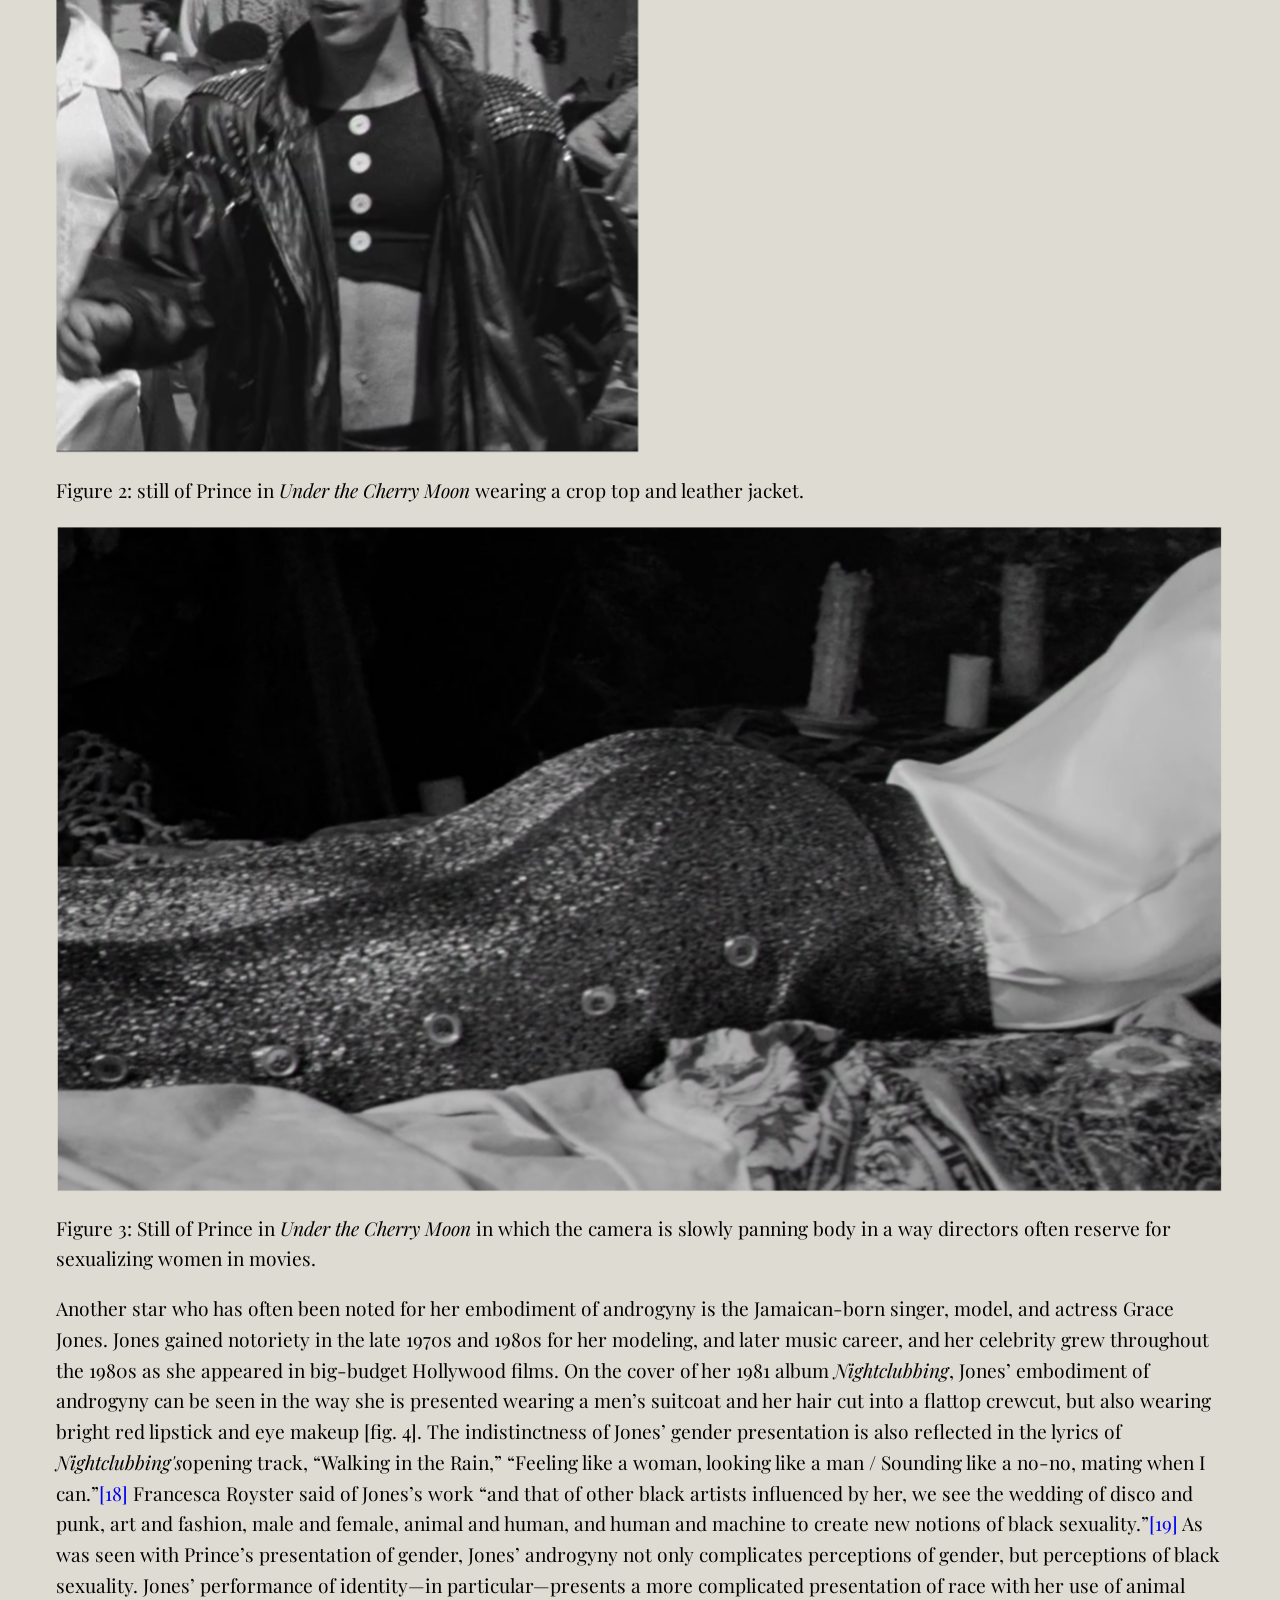
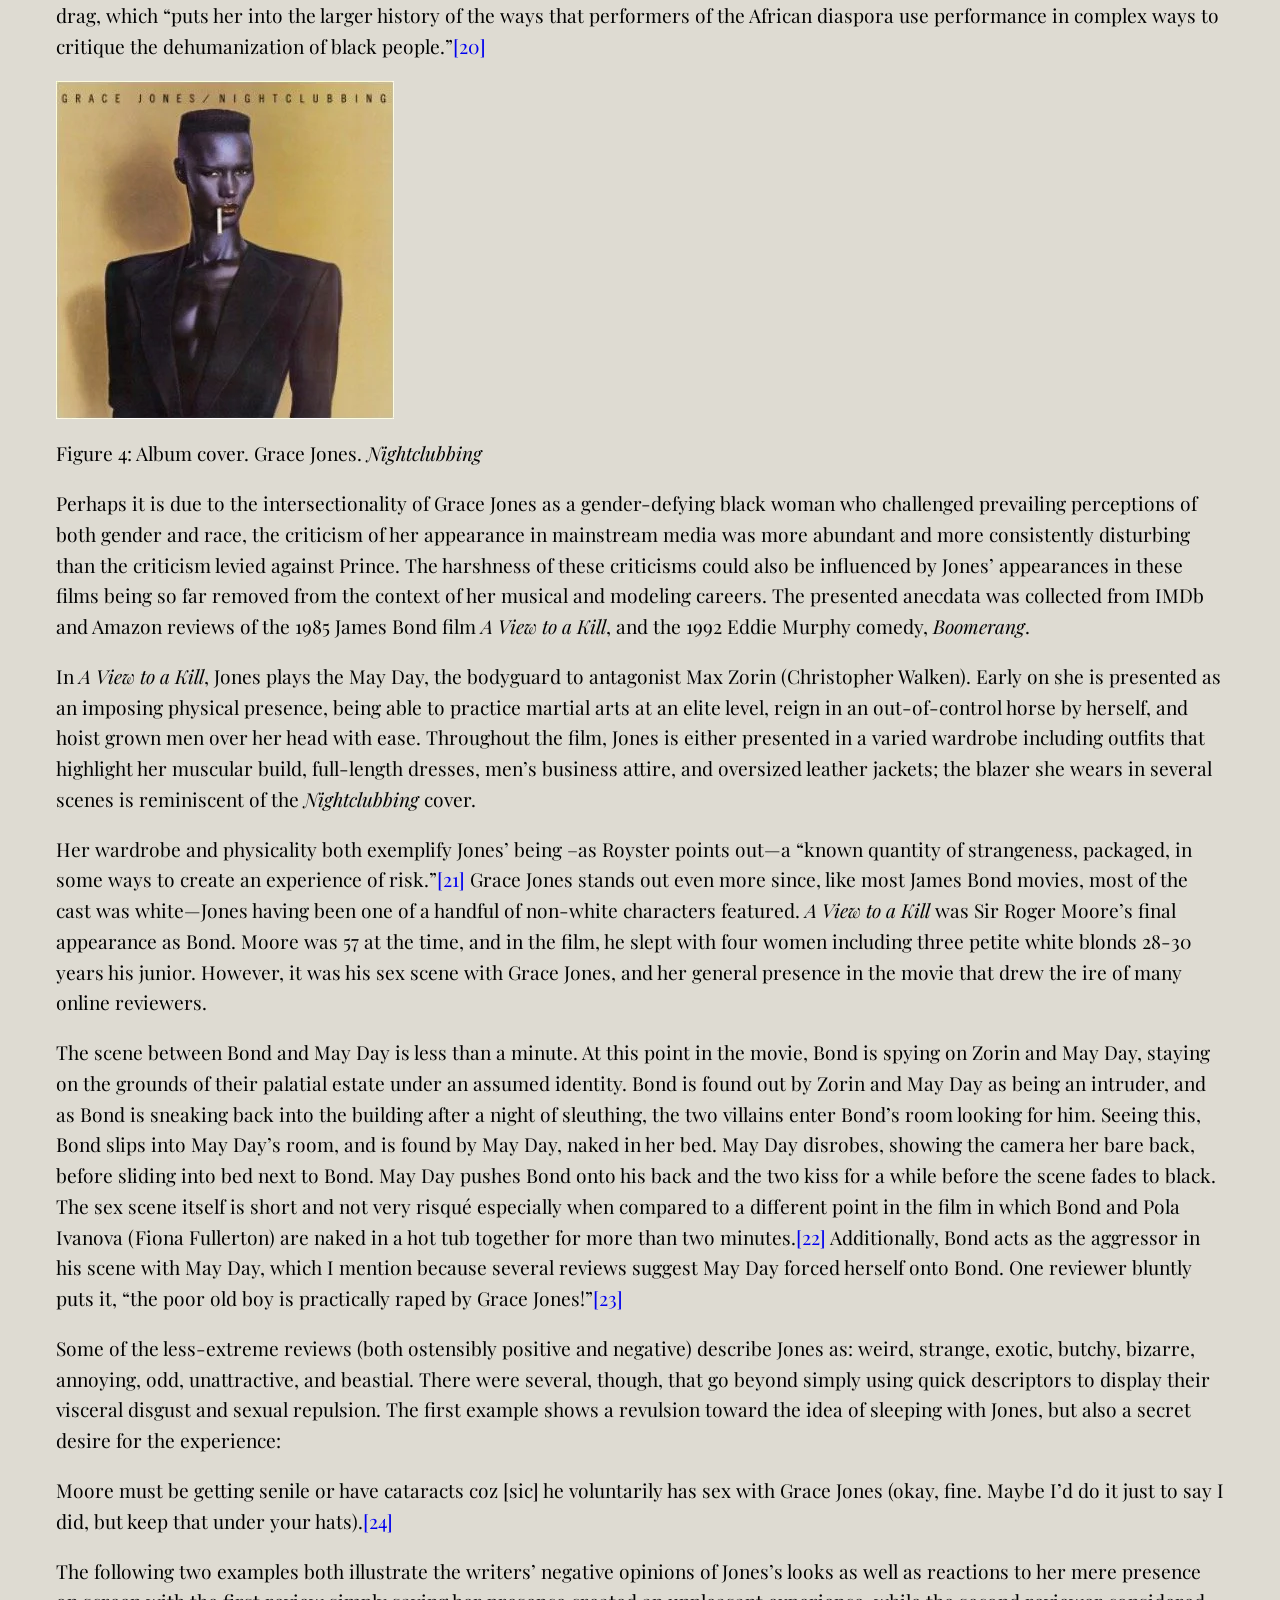
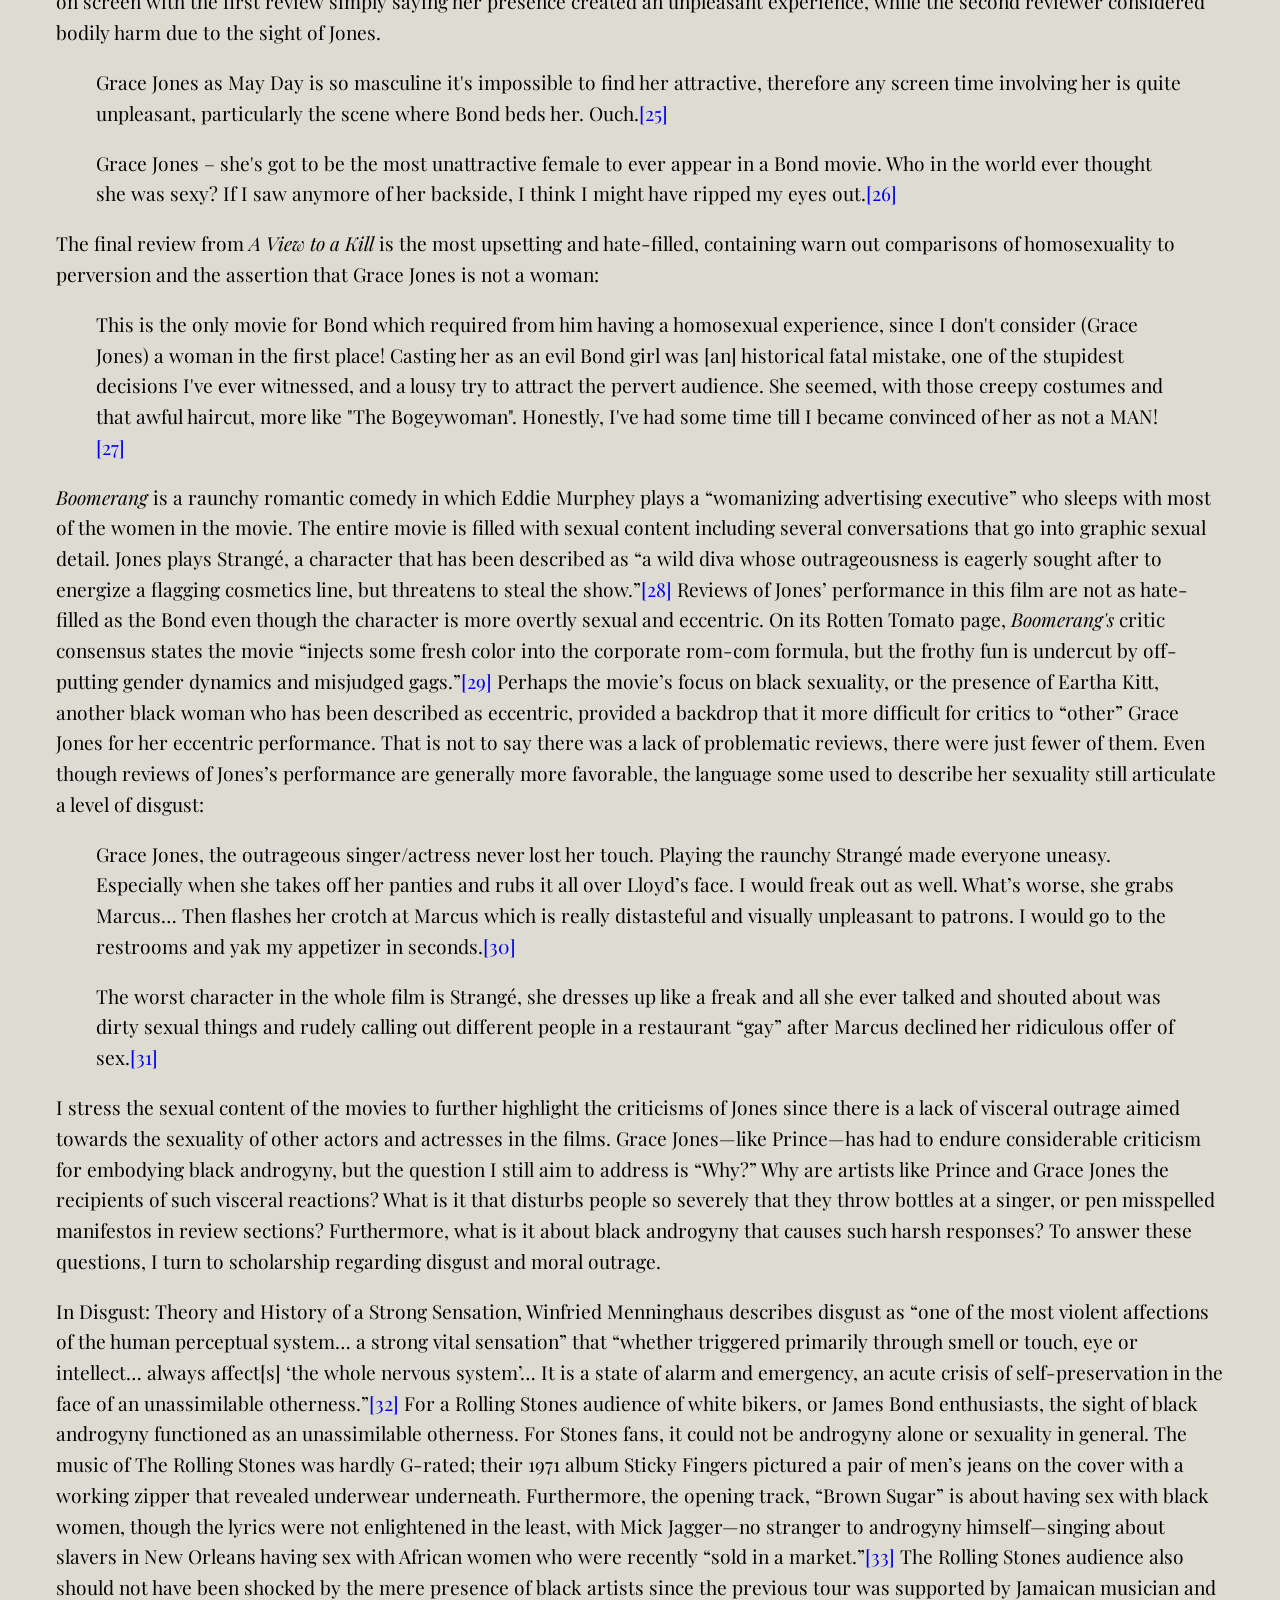
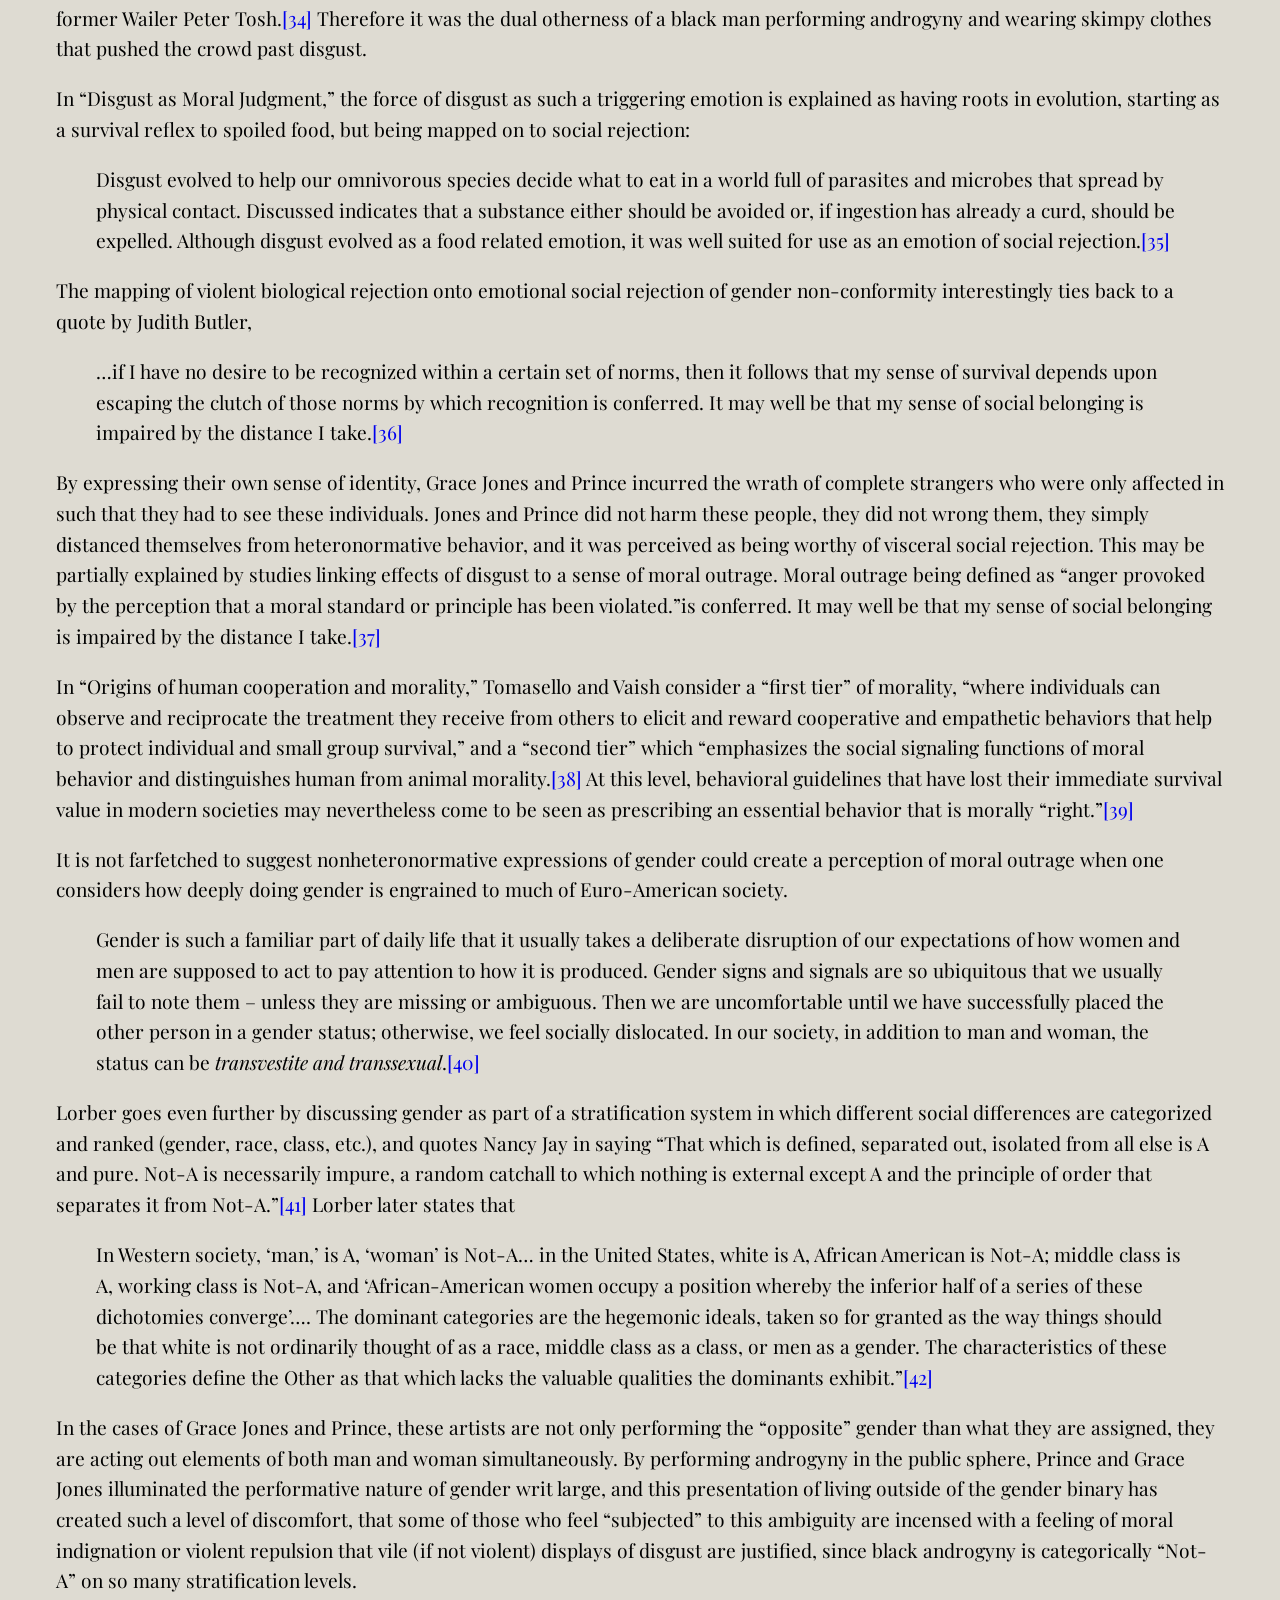
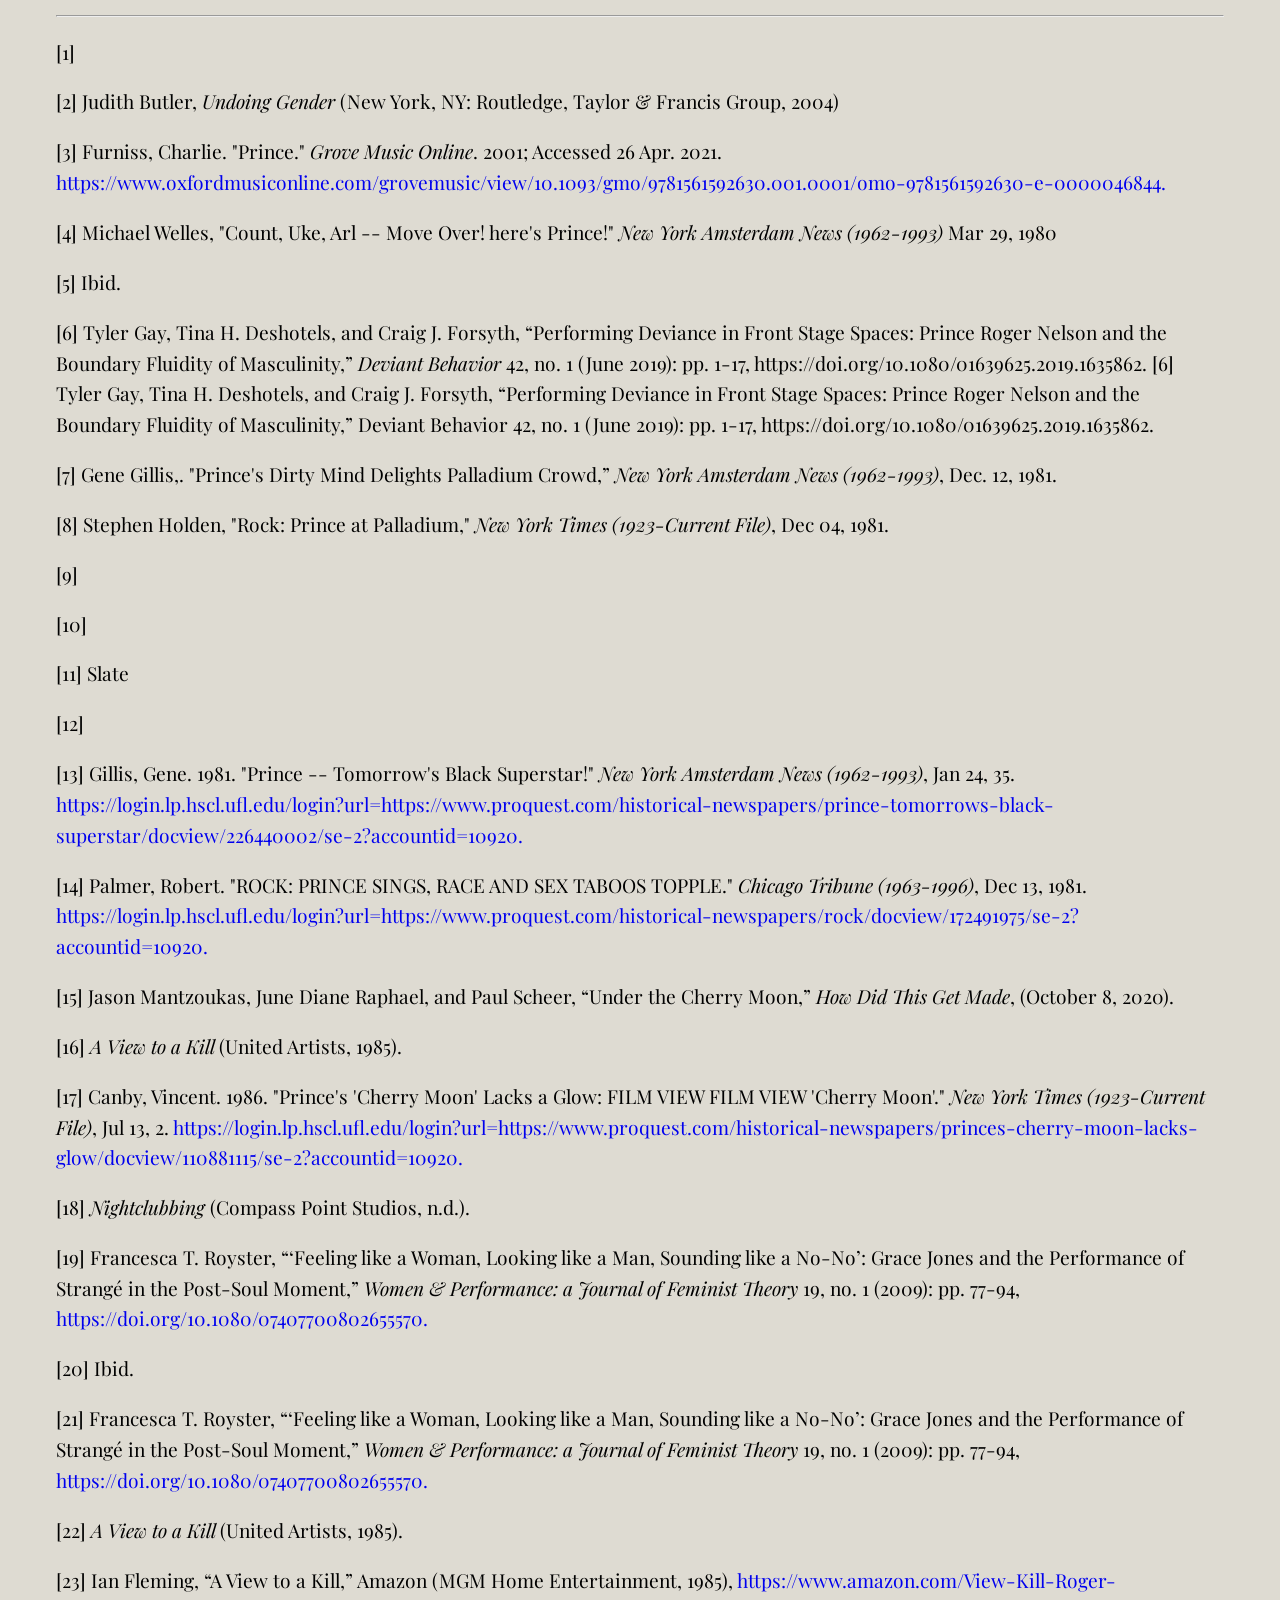
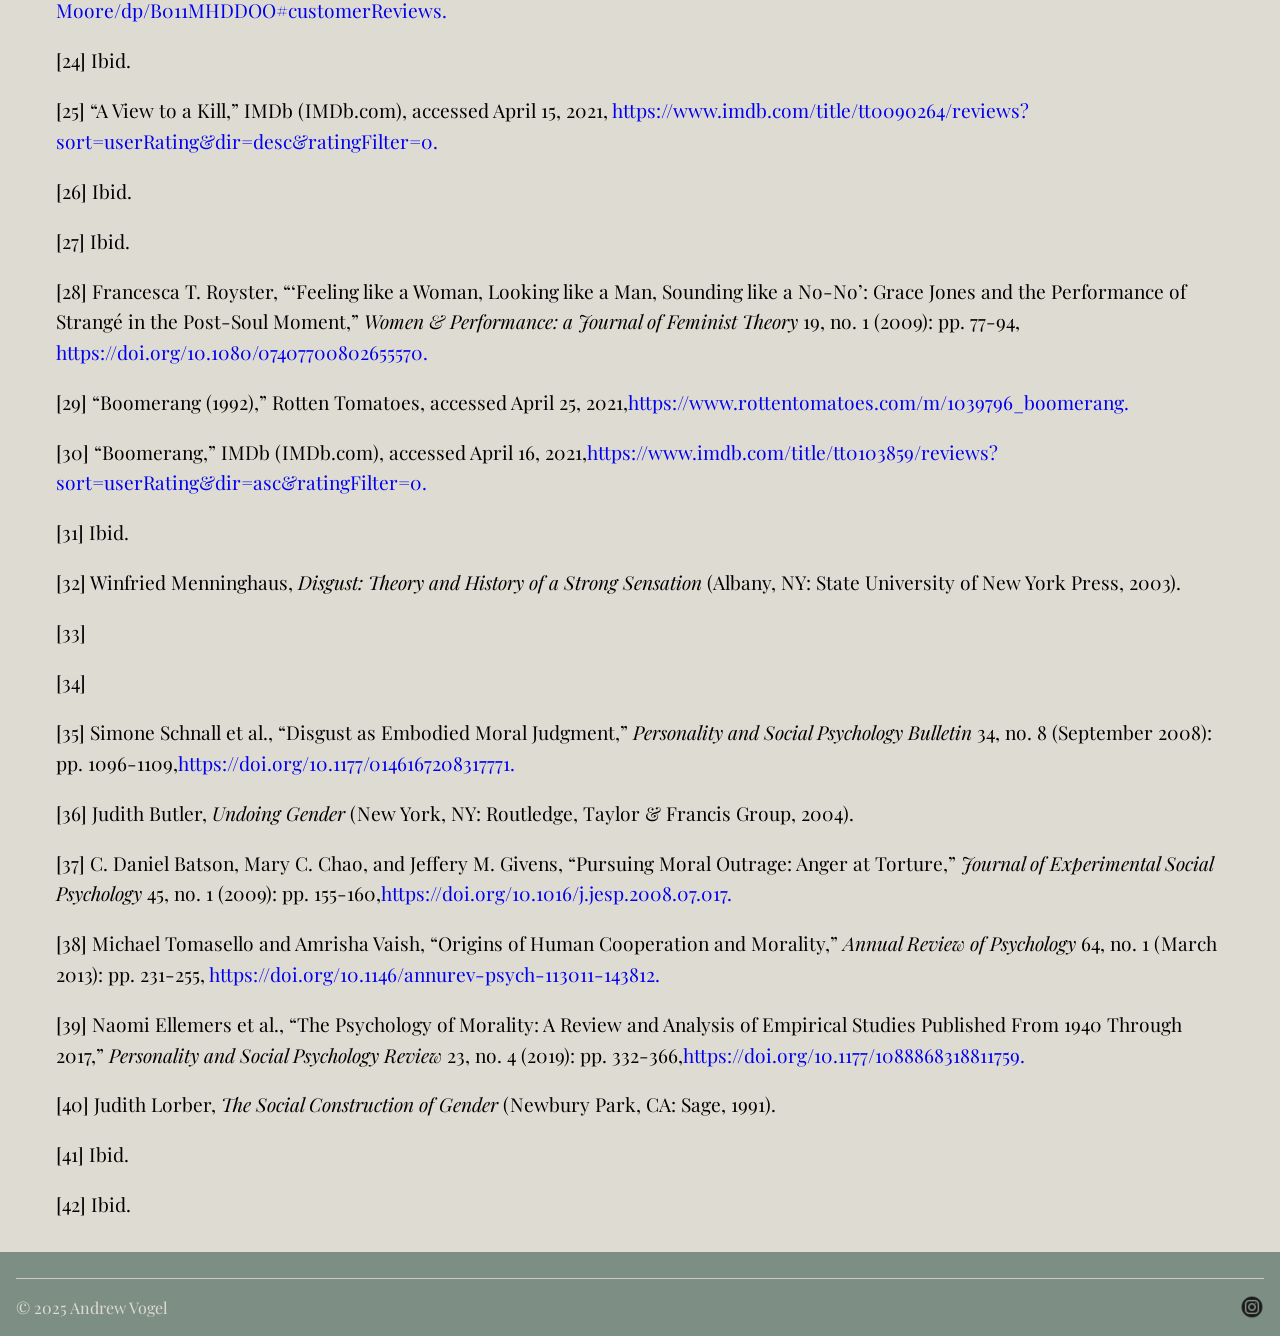
<file: blog-four.html>
<!DOCTYPE html>
<html lang="en">
<head>
  <meta charset="UTF-8">
  <meta name="viewport" content="width=device-width, initial-scale=1.0">
    <title>Half-Brewed Blog</title>

      <!-- Favicon -->
  <link rel="icon" type="image/x-icon" href="favicon.ico">
  <link rel="icon" type="image/png" sizes="32x32" href="favicon-32x32.png">
  <link rel="icon" type="image/png" sizes="16x16" href="favicon-16x16.png">
  <link rel="apple-touch-icon" sizes="180x180" href="apple-touch-icon.png">

  <link rel="stylesheet" href="style-sheet/style.css">
  <link rel="preconnect" href="https://fonts.googleapis.com">
  <link rel="preconnect" href="https://fonts.gstatic.com" crossorigin>
  <link href="https://fonts.googleapis.com/css2?family=Playfair+Display:ital,wght@0,400..900;1,400..900&display=swap" rel="stylesheet">
</head>
<body>
     <header>
    <nav class="navbar">
      <div class="nav-left">
        <a href="index.html">Andrew Vogel</a>
      </div>
      
      <div class="nav-center">
        <a href="about.html">About</a>
        <a href="cv.html">CV</a>
        <a href="blog.html">Half-Brewed Blog </a>
      </div>
      
      <div class="nav-right">
        <a href="mailto:andrewvogel@ufl.edu">
        <button class="btn">Contact</button>
        </a>
      </div>
    </nav>

    <hr class="footer-line">

   </header>
  <main>
    <div class="container">
    <h1>The Performance of Outrage Over Black Androgyny</h1>
    <p>In this post, I consider reception of the ways in which Prince and Grace Jones blurred or defied the norms of gender performance, with an aim to explain visceral reactions of their androgyny. In this paper, I examine the reception of nonheteronormative musicians, how they have been viewed as distasteful, and explore the visceral reactions and the embodiment of disgust displayed by their critics. I first give a brief overview of androgyny, and analyze the performance of androgyny in the work of Prince and Grace Jones after which visceral negative criticism of their androgyny is presented, and the embodiment of these reactions is discussed.</p>

    <p> The term androgynous is defined by the AACRAO as Identifying and/or presenting as neither distinguishably masculine nor feminine. <a href="#footnote-one">[1]</a> Androgyny is being used over terms like bigender, nonbinary, gender fluid, and genderqueer since androgyny does not necessarily relate to gender identity and can be used to refer to both Prince and Grace Jones. Focusing on the embodiment of androgyny and the critical reception of androgynous artists, it is necessary to discuss the performativity of doing gender. Given the nature of their professions as entertainers,  Prince and Grace Jones have been spoken of as performing gender or androgyny. In <em>Undoing Gender</em>  Judith Butler discusses the social inclination to conform to constructions of gender as a way of belonging, but suggests a kind of spiritual rightness in maintaining one’s ambiguity,</p>

    <p><blockquote>There are advantages to remaining less than intelligible, if intelligibility is understood as that which is produced as a consequence of recognition according to prevailing social norms. Indeed, if my options are loathsome, if I have no desire to be recognized within a certain set of norms, then it follows that my sense of survival depends upon escaping the clutch of those norms by which recognition is conferred. It may well be that my sense of social belonging is impaired by the distance I take, but surely that estrangement is preferable to gaining a sense of intelligibility by virtue of norms that will only do me in from another direction. Indeed, the capacity to develop a critical relation to these norms presupposes a distance from them, an ability to suspend or defer the need for them, even as there is a desire for norms that might let one live.<a href="#footnote-two">[2]</a></blockquote></p>

    <p>Prince Rogers Nelson was a prolific singer, songwriter, guitarist, and producer who is often regarded as one of the most talented and influential musicians of his generation. Prince self-produced and recorded his debut record, <em>For You</em>, for Warner Bros. Records when the artist was 19 years old. <a href="#footnote-three">[3]</a> <em>For You</em> was the first of nearly forty studio albums Prince would release under his own name over the course of his life. Prince increased his creative output by forming several other side projects, notably The Time (AKA Morris Day and The Time), for which he would write the music and perform the instrumental parts on records.  Michael Wells penned an early writeup of Prince for the <em>New York Amsterdam News</em> in which he said, “I can sum up the totality of Prince in two words, <strong>musical genius</strong>. On his debut album, <em>For You</em>, he played twenty-seven instruments and sang all lead and background vocals.”<a href="#footnote-four">[4]</a> Throughout his career, Prince was often noted for his musical mastery as well as his sexuality and his ambiguous performance of gender. In the very same article, Wells describes the masculinity and femineity of his vocal performances, asking readers, “Can you imagine a voice that is a mixture of Minnie Riperton, Smokey Robinson and Robert Plant? No! Well that’s what kind of voice God has blessed Prince with.”<a href="#footnote-five">[5]</a> This vocal performance is one of myriad of way that Prince, “denie[d] himself and his audience the luxury of an intelligible gender,” and “altered and transcended the culture in the 80s and 90s by regularly wearing make-up and women’s clothing – yet was considered a hetero-sex icon.”<a href="#footnote-six">[6]</a></p>

    <p> Several critics in the early 1980s noted his falsetto voice as well as the sensuality of his performances. In another article printed for <em>New York Amsterdam News</em>, Gene Gillis writes about the crowd’s frenzy over Prince’s sexuality. Interestingly, beyond the use of male pronouns for Prince, the description of the artist’s sensuality and the reaction by the crowd does not contain many gender descriptors:</p>

    <p><blockquote>This is the only time the crowd really got a chance to see Prince’s body, as he took off his shirt, and set off a giant roar from the crowd as they were expecting to see more and he teased them as he unzipped his pants and toyed with his little black bikini, to the roar of the crowd’s ‘take it all off’ which he did not do… He would take his guitar, stroke and lick it at the same time while making sexual gestures on the long end of the instrument with his hands.<a href="#footnote-seven">[7]</a></blockquote></p>

    <p>Not every critic wrote so favorably of Prince’s performances at the time. The very same month as Gillis’s review, <em>The New York Times</em> printed a review that read:</p>

    <p><blockquote>Prince, the Minneapolis-based funk-rock star who appeared at the Palladium on Wednesday, appears to have reached a delicate crossroads in his career. Having achieved notoriety for his racy songs and flamboyantly erotic performing style. Prince has embraced controversy for its own sake.</blockquote></p>

    <p><blockquote>His latest album addresses political and religious issues with the same simplistic bravado that he used to devote solely to sexual matters.<a href="#footnote-eight">[8]</a> </blockquote></p>

    <p>The album referred to in <em>The New York Times</em> review was his fourth record, <em>Controversy</em>. The opening lyrics of <em>Controversy's</em> title track addresses the reception of Prince’s sexual performances, specifically noting the perceived ambiguity of his race and sexual orientation</p>

    <p><blockquote>I just cant believe all the things people say – controversy</blockquote></p>
    <p><blockquote>Am I black or white, am I straight or gay? – controversy<a href="#footnote-nine">[9]</a></blockquote></p>

    <p>This would not be the first time Prince alludes to ambiguity in his lyrics. As other scholars have noted, Prince references his androgyny more directly in the opening lyrics to his hit “I Would Die 4 U, stating,”</p>

    <p><blockquote>I’m not a woman, I’m not a man</blockquote></p>
    <p><blockquote>I am something that you’ll never understand<a href="#footnote-ten">[10]</a></blockquote></p>

    <p>Prince was revered and reviled for his androgyny, which appeared not only in his lyrics and the performance of his music, but in his wardrobe on and off stage as well as his interview performativity. Shortly after Prince’s death, <em>Slate</em> published a story that read, “few could claim to fully grasp Prince’s easy embodiment of both maleness and femaleness. His schooled evasion of conventional classifiers made him endlessly fascinating.”<a href="#footnote-eleven">[11]</a> One of his earliest on-camera interviews exemplifies this fluid performance of gender and shows Prince’s sense of humor as he plays off of the perception of his persona. During the interview, Prince is asked “some people have criticized you for selling out to the white rock audience with <em>Purple Rain </em>and leaving your black listeners behind; how do you respond to that?” after which Prince yells “Come on, come on,” clears his throat, stares down the barrel of the camera, and pitches his voice higher to exclaim, “cufflinks like this cost money, okay. Let’s be frank, can we be frank? If we can’t be nothing else then we might as well be frank, okay?” He proceeds to blow kisses at the camera before lowering the pitch of his voice to say, </p>

    <p><blockquote>seriously, I was brought up in a black and white world… I listened to all kinds of music when I was young, and when I was younger, I always said that one day I was going to play all kinds of music and not be judged by the color of my skin, but the quality of my work.<a href="#footnote-twelve">[12]</a></blockquote></p>

    <p> The effeminate diva response to the initial question was being played for laughs, but it shows a sort of ease Prince possessed of code switching between masculinity and femineity in vocal performance. The facet of Prince’s androgyny that received the harshest criticism and the most overt displays of hate was his sense of fashion. From the start of his career, Prince challenged gender norms with his stage attire. During his 1981 tour promoting the album <em>Dirty Minds</em>, “Prince, dressed like his album cover—long coat, red handkerchief around his neck, his hair cut in punk rock style, black leg warmers and little black, bikini-style briefs.”<a href="#footnote-thirteen">[13]</a>  This was Prince’s stage attire when he and his band opened for The Rolling Stones, causing a contemptuous reaction from the predominately white audience as a 1981 <em>Chicago Tribune</em> article states:</p>

    <p><blockquote>How rigid are racial categories in contemporary pop music? Prince recently found out when The Rolling Stones invited him to open several West Coast concerts on their 1981 tour. The suggestions of androgyny in his fluid body movements and flamboyantly minimal stage costume were more than a little reminiscent of some of Mick Jagger's early performances, but the almost entirely white stones audience apparently failed to make the connection. They pelted Prince with fruit and bottles, causing him to cut his sets short.<a href="#footnote-fourteen">[14]</a></blockquote></p>

    <p>The writer stresses displays of disgust from the Rolling Stones audience is not just due to the sight of an androgynous artist, after all Mick Jagger was wearing dresses and eye makeup a decade before Prince had. What sparked such explosive reactions was black androgyny; an otherness that the crowd deemed unacceptable. Not all of Prince’s “othering” by the press spectators was so overt. Furthermore, Prince’s displays of androgyny were also not always so overt. </p>

    <p>An example from the height of his popularity of blurring gender lines is the movie <em> Under the Cherry Moon</em>, a film that has been jokingly described as “a film noir in which Prince is the femme-fatale.”<a href="#footnote-fifteen">[15]</a>: <em> Under the Cherry Moon</em> was written by, directed by, and starred Prince, so his presentation was in his complete control. The film begins with a narrator setting scene and identifying the protagonist, Christopher Tracy [Prince], as a “bad boy” and womanizer: </p>

    <p><blockquote> Once upon a time in France, there lived a bad boy named Christopher Tracy . Only one thing mattered to Christopher. Money. The women he knew came in all sizes, shapes, and colors, and they were all rich. Very rich. Private concertos, kind words, and fun is what he had to offer them. Yes, Christopher lived for all women, but he died for one. Somewhere along the way, he learned the true meaning of love.<a href="#footnote-sixteen">[16]</a></blockquote></p>

    <img src="images/Figure+1.webp" alt="Figure 1" loading="lazy">

    <p>Figure 1: Stills of Prince in <em> Under the Cherry Moon</em> wearing a jacket that from the front resembles a men’s suit, but from behind shows the back exposed in a way more common of women’s clothing.</p>

    <p>In the movie, Prince played a gigolo who seduces wealthy women, and was presented with an implied level of machismo that women found irresistible. Regardless, Prince is still presented as feminine as well as masculine: his wardrobe includes suits that are opened to show his untrimmed chest but cropped short to display his lower back [fig. 1]; an outfit in which he wore a crop top under a big leather jacket [fig. 2]; his face is covered in sideburns and light facial hair, but he is wearing high heels and eyeliner. Additionally, at several points in the movie, Prince the director films Prince the actor using camera techniques stereotypically used to sexualize women in movies, including: POV often with a male subject to a female object; framing fragmented body parts (when only certain body parts are in frame), and body pans [fig 3]. Similar to press surrounding his albums and performances, critics focused on Prince’s androgyny in their reviews of <em> Under the Cherry Moon</em>:</p>

    <p><blockquote>Though <em> Under the Cherry Moon</em> is quite awful as movie making, it’s not without social significance, not because of what it actually says but because of what it wants to say. Like so much of our heavily merchandised rock culture, it assumes attitudes and manners that seem designed to shake up traditional American values (God, country and family) in order to make a buck. Subversion-as-mass entertainment has become big business.</blockquote></p>

    <p><blockquote>…The film’s most effective moments –and the funniest—have nothing to do with Christopher’s Romeo-and-Juliet affair with Mary Sharon, but with his life with Tricky and their friendship since childhood. In their scenes together, the two men are no less androgynous than their costumes. When they camp it up and treat each other with tender loving care, their sexuality is intentionally made to seem ambiguous.  Their behavior is another knowing affront to our forefathers’ expectations of traditional American manhood, white as well as black.<a href="#footnote-seventeen">[17]</a></blockquote></p>

    <p>This review does not exemplify the same reactions of disgust shown in Prince’s 1981 concert with The Rolling Stones. However, this review <em>does</em> focus on how “traditional manhood” is woven into the core of American society, allying performance of gender—particularly masculinity— to national identity and moral values. This perception of American moral manhood could explain how Prince’s androgyny has been so negatively received. It is not just being perceived as distasteful; to some, it is an undoing of American moral fabric. </p>

    <img src="images/Figure+2.webp" alt="Figure 2" loading="lazy">
    <p>Figure 2: still of Prince in <em> Under the Cherry Moon</em> wearing a crop top and leather jacket.</p>

    <img src="images/Figure+3.webp" alt="Figure 3" loading="lazy">
    <p>Figure 3: Still of Prince in <em> Under the Cherry Moon</em>  in which the camera is slowly panning body in a way directors often reserve for sexualizing women in movies.</p>

    <p>Another star who has often been noted for her embodiment of androgyny is the Jamaican-born singer, model, and actress Grace Jones. Jones gained notoriety in the late 1970s and 1980s for her modeling, and later music career, and her celebrity grew throughout the 1980s as she appeared in big-budget Hollywood films. On the cover of her 1981 album <em>Nightclubbing</em>, Jones’ embodiment of androgyny can be seen in the way she is presented wearing a men’s suitcoat and her hair cut into a flattop crewcut, but also wearing bright red lipstick and eye makeup [fig. 4]. The indistinctness of Jones’ gender presentation is also reflected in the lyrics of <em>Nightclubbing's</em>opening track, “Walking in the Rain,” “Feeling like a woman, looking like a man / Sounding like a no-no, mating when I can.”<a href="#footnote-eighteen">[18]</a> Francesca Royster said of Jones’s work “and that of other black artists influenced by her, we see the wedding of disco and punk, art and fashion, male and female, animal and human, and human and machine to create new notions of black sexuality.”<a href="#footnote-nineteen">[19]</a> As was seen with Prince’s presentation of gender, Jones’ androgyny not only complicates perceptions of gender, but perceptions of black sexuality. Jones’ performance of identity—in particular—presents a more complicated presentation of race with her use of animal drag, which “puts her into the larger history of the ways that performers of the African diaspora use performance in complex ways to critique the dehumanization of black people.”<a href="#footnote-twenty">[20]</a></p>

    <img src="images/Figure+4.webp" alt="Figure 4" loading="lazy">
    <p>Figure 4: Album cover. Grace Jones. <em>Nightclubbing</em></p>

    <p>Perhaps it is due to the intersectionality of Grace Jones as a gender-defying black woman who challenged prevailing perceptions of both gender and race, the criticism of her appearance in mainstream media was more abundant and more consistently disturbing than the criticism levied against Prince. The harshness of these criticisms could also be influenced by Jones’ appearances in these films being so far removed from the context of her musical and modeling careers. The presented anecdata was collected from IMDb and Amazon reviews of the 1985 James Bond film <em>A View to a Kill</em>, and the 1992 Eddie Murphy comedy, <em>Boomerang</em>.</p>

    <p>In <em>A View to a Kill</em>, Jones plays the May Day, the bodyguard to antagonist Max Zorin (Christopher Walken). Early on she is presented as an imposing physical presence, being able to practice martial arts at an elite level, reign in an out-of-control horse by herself, and hoist grown men over her head with ease. Throughout the film, Jones is either presented in a varied wardrobe including outfits that highlight her muscular build, full-length dresses, men’s business attire, and oversized leather jackets; the blazer she wears in several scenes is reminiscent of the <em>Nightclubbing</em> cover.</p>


    <p>Her wardrobe and physicality both exemplify Jones’ being –as Royster points out—a “known quantity of strangeness, packaged, in some ways to create an experience of risk.”<a href="#footnote-twenty-one">[21]</a>  Grace Jones stands out even more since, like most James Bond movies, most of the cast was white—Jones having been one of a handful of non-white characters featured. <em>A View to a Kill</em> was Sir Roger Moore’s final appearance as Bond. Moore was 57 at the time, and in the film, he slept with four women including three petite white blonds 28-30 years his junior. However, it was his sex scene with Grace Jones, and her general presence in the movie that drew the ire of many online reviewers.</p>

    <p>The scene between Bond and May Day is less than a minute. At this point in the movie, Bond is spying on Zorin and May Day, staying on the grounds of their palatial estate under an assumed identity. Bond is found out by Zorin and May Day as being an intruder, and as Bond is sneaking back into the building after a night of sleuthing, the two villains enter Bond’s room looking for him. Seeing this, Bond slips into May Day’s room, and is found by May Day, naked in her bed. May Day disrobes, showing the camera her bare back, before sliding into bed next to Bond. May Day pushes Bond onto his back and the two kiss for a while before the scene fades to black. The sex scene itself is short and not very risqué especially when compared to a different point in the film in which Bond and Pola Ivanova (Fiona Fullerton) are naked in a hot tub together for more than two minutes.<a href="#footnote-twenty-two">[22]</a>  Additionally, Bond acts as the aggressor in his scene with May Day, which I mention because several reviews suggest May Day forced herself onto Bond. One reviewer bluntly puts it, “the poor old boy is practically raped by Grace Jones!”<a href="#footnote-twenty-three">[23]</a></p>

    <p>Some of the less-extreme reviews (both ostensibly positive and negative) describe Jones as: weird, strange, exotic, butchy, bizarre, annoying, odd, unattractive, and beastial. There were several, though, that go beyond simply using quick descriptors to display their visceral disgust and sexual repulsion. The first example shows a revulsion toward the idea of sleeping with Jones, but also a secret desire for the experience:</p>

    <p>Moore must be getting senile or have cataracts coz [sic] he voluntarily has sex with Grace Jones (okay, fine. Maybe I’d do it just to say I did, but keep that under your hats).<a href="#footnote-twenty-four">[24]</a></p>

    <p>The following two examples both illustrate the writers’ negative opinions of Jones’s looks as well as reactions to her mere presence on screen with the first review simply saying her presence created an unpleasant experience, while the second reviewer considered bodily harm due to the sight of Jones.</p>

    <p><blockquote>Grace Jones as May Day is so masculine it's impossible to find her attractive, therefore any screen time involving her is quite unpleasant, particularly the scene where Bond beds her. Ouch.<a href="#footnote-twenty-five">[25]</a></blockquote></p>

    <p><blockquote>Grace Jones – she's got to be the most unattractive female to ever appear in a Bond movie. Who in the world ever thought she was sexy? If I saw anymore of her backside, I think I might have ripped my eyes out.<a href="#footnote-twenty-six">[26]</a></blockquote></p>

    <p>The final review from <em>A View to a Kill</em> is the most upsetting and hate-filled, containing warn out comparisons of homosexuality to perversion and the assertion that Grace Jones is not a woman:</p>

    <p><blockquote>This is the only movie for Bond which required from him having a homosexual experience, since I don't consider (Grace Jones) a woman in the first place! Casting her as an evil Bond girl was [an] historical fatal mistake, one of the stupidest decisions I've ever witnessed, and a lousy try to attract the pervert audience. She seemed, with those creepy costumes and that awful haircut, more like "The Bogeywoman". Honestly, I've had some time till I became convinced of her as not a MAN!<a href="#footnote-twenty-seven">[27]</a></blockquote></p>

    <p><em>Boomerang</em> is a raunchy romantic comedy in which Eddie Murphey plays a “womanizing advertising executive” who sleeps with most of the women in the movie. The entire movie is filled with sexual content including several conversations that go into graphic sexual detail. Jones plays Strangé, a character that has been described as “a wild diva whose outrageousness is eagerly sought after to energize a flagging cosmetics line, but threatens to steal the show.”<a href="#footnote-twenty-eight">[28]</a> Reviews of Jones’ performance in this film are not as hate-filled as the Bond even though the character is more overtly sexual and eccentric.  On its Rotten Tomato page, <em>Boomerang's</em> critic consensus states the movie “injects some fresh color into the corporate rom-com formula, but the frothy fun is undercut by off-putting gender dynamics and misjudged gags.”<a href="#footnote-twenty-nine">[29]</a>  Perhaps the movie’s focus on black sexuality, or the presence of Eartha Kitt, another black woman who has been described as eccentric, provided a backdrop that it more difficult for critics to “other” Grace Jones for her eccentric performance. That is not to say there was a lack of problematic reviews, there were just fewer of them. Even though reviews of Jones’s performance are generally more favorable, the language some used to describe her sexuality still articulate a level of disgust: </p>

    <p><blockquote>Grace Jones, the outrageous singer/actress never lost her touch. Playing the raunchy Strangé made everyone uneasy. Especially when she takes off her panties and rubs it all over Lloyd’s face. I would freak out as well. What’s worse, she grabs Marcus… Then flashes her crotch at Marcus which is really distasteful and visually unpleasant to patrons. I would go to the restrooms and yak my appetizer in seconds.<a href="#footnote-thirty">[30]</a></blockquote></p>

    <p><blockquote>The worst character in the whole film is Strangé, she dresses up like a freak and all she ever talked and shouted about was dirty sexual things and rudely calling out different people in a restaurant “gay” after Marcus declined her ridiculous offer of sex.<a href="#footnote-thirty-one">[31]</a></blockquote></p>

    <p>I stress the sexual content of the movies to further highlight the criticisms of Jones since there is a lack of visceral outrage aimed towards the sexuality of other actors and actresses in the films. Grace Jones—like Prince—has had to endure considerable criticism for embodying black androgyny, but the question I still aim to address is “Why?” Why are artists like Prince and Grace Jones the recipients of such visceral reactions? What is it that disturbs people so severely that they throw bottles at a singer, or pen misspelled manifestos in review sections? Furthermore, what is it about black androgyny that causes such harsh responses? To answer these questions, I turn to scholarship regarding disgust and moral outrage.</p>

    <p>In Disgust: Theory and History of a Strong Sensation,  Winfried Menninghaus describes disgust as “one of the most violent affections of the human perceptual system… a strong vital sensation” that “whether triggered primarily through smell or touch, eye or intellect… always affect[s]  ‘the whole nervous system’… It is a state of alarm and emergency, an acute crisis of self-preservation in the face of an unassimilable otherness.”<a href="#footnote-thirty-two">[32]</a>  For a Rolling Stones audience of white bikers, or James Bond enthusiasts, the sight of black androgyny functioned as an unassimilable otherness. For Stones fans, it could not be androgyny alone or sexuality in general. The music of The Rolling Stones was hardly G-rated; their 1971 album Sticky Fingers pictured a pair of men’s jeans on the cover with a working zipper that revealed underwear underneath. Furthermore, the opening track, “Brown Sugar” is about having sex with black women, though the lyrics were not enlightened in the least, with Mick Jagger—no stranger to androgyny himself—singing about slavers in New Orleans having sex with African women who were recently “sold in a market.”<a href="#footnote-thirty-three">[33]</a> The Rolling Stones audience also should not have been shocked by the mere presence of black artists since the previous tour was supported by Jamaican musician and former Wailer Peter Tosh.<a href="#footnote-thirty-four">[34]</a> Therefore it was the dual otherness of a black man performing androgyny and wearing skimpy clothes that pushed the crowd past disgust. </p>

    <p>In “Disgust as Moral Judgment,” the force of disgust as such a triggering emotion is explained as having roots in evolution, starting as a survival reflex to spoiled food, but being mapped on to social rejection:</p>

    <p><blockquote>Disgust evolved to help our omnivorous species decide what to eat in a world full of parasites and microbes that spread by physical contact. Discussed indicates that a substance either should be avoided or, if ingestion has already a curd, should be expelled. Although disgust evolved as a food related emotion, it was well suited for use as an emotion of social rejection.<a href="#footnote-thirty-five">[35]</a></blockquote></p>

    <p>The mapping of violent biological rejection onto emotional social rejection of gender non-conformity interestingly ties back to a quote by Judith Butler,</p>

    <p><blockquote>…if I have no desire to be recognized within a certain set of norms, then it follows that my sense of survival depends upon escaping the clutch of those norms by which recognition is conferred. It may well be that my sense of social belonging is impaired by the distance I take.<a href="#footnote-thirty-six">[36]</a></blockquote></p>

    <p>By expressing their own sense of identity, Grace Jones and Prince incurred the wrath of complete strangers who were only affected in such that they had to see these individuals. Jones and Prince did not harm these people, they did not wrong them, they simply distanced themselves from heteronormative behavior, and it was perceived as being worthy of visceral social rejection. This may be partially explained by studies linking effects of disgust to a sense of moral outrage. Moral outrage being defined as “anger provoked by the perception that a moral standard or principle has been violated.”is conferred. It may well be that my sense of social belonging is impaired by the distance I take.<a href="#footnote-thirty-seven">[37]</a></p>

    <p>In “Origins of human cooperation and morality,” Tomasello and Vaish consider a “first tier” of morality, “where individuals can observe and reciprocate the treatment they receive from others to elicit and reward cooperative and empathetic behaviors that help to protect individual and small group survival,” and a “second tier” which “emphasizes the social signaling functions of moral behavior and distinguishes human from animal morality.<a href="#footnote-thirty-eight">[38]</a> At this level, behavioral guidelines that have lost their immediate survival value in modern societies may nevertheless come to be seen as prescribing an essential behavior that is morally “right.”<a href="#footnote-thirty-nine">[39]</a></p>

    <p>It is not farfetched to suggest nonheteronormative expressions of gender could create a perception of moral outrage when one considers how deeply doing gender is engrained to much of Euro-American society. </p>
    <p><blockquote>Gender is such a familiar part of daily life that it usually takes a deliberate disruption of our expectations of how women and men are supposed to act to pay attention to how it is produced. Gender signs and signals are so ubiquitous that we usually fail to note them – unless they are missing or ambiguous. Then we are uncomfortable until we have successfully placed the other person in a gender status; otherwise, we feel socially dislocated. In our society, in addition to man and woman, the status can be <em> transvestite and transsexual</em>.<a href="#footnote-fourty">[40]</a></blockquote></p>

    <p>Lorber goes even further by discussing gender as part of a stratification system in which different social differences are categorized and ranked (gender, race, class, etc.), and quotes Nancy Jay in saying “That which is defined, separated out, isolated from all else is A and pure. Not-A is necessarily impure, a random catchall to which nothing is external except A and the principle of order that separates it from Not-A.”<a href="#footnote-fourty-one">[41]</a> Lorber later states that</p>

    <p><blockquote>In Western society, ‘man,’ is A, ‘woman’ is Not-A… in the United States, white is A, African American is Not-A; middle class is A, working class is Not-A, and ‘African-American women occupy a position whereby the inferior half of a series of these dichotomies converge’…. The dominant categories are the hegemonic ideals, taken so for granted as the way things should be that white is not ordinarily thought of as a race, middle class as a class, or men as a gender. The characteristics of these categories define the Other as that which lacks the valuable qualities the dominants exhibit.”<a href="#footnote-fourty-two">[42]</a></blockquote></p>

    <p>In the cases of Grace Jones and Prince, these artists are not only performing the “opposite” gender than what they are assigned, they are acting out elements of both man and woman simultaneously. By performing androgyny in the public sphere, Prince and Grace Jones illuminated the performative nature of gender writ large, and this presentation of living outside of the gender binary has created such a level of discomfort, that some of those who feel “subjected” to this ambiguity are incensed with a feeling of moral indignation or violent repulsion that vile (if not violent) displays of disgust are justified, since black androgyny is categorically “Not-A” on so many stratification levels.</p>



    

    <hr>

    <p id="footnote-one">[1]</p>

    <p id="footnote-two">[2] Judith Butler, <em>Undoing Gender</em> (New York, NY: Routledge, Taylor & Francis Group, 2004)</p>

    <p id="footnote-three">[3] Furniss, Charlie. "Prince." <em>Grove Music Online</em>. 2001; Accessed 26 Apr. 2021. <a href="https://www.oxfordmusiconline.com/grovemusic/view/10.1093/gmo/9781561592630.001.0001/omo-9781561592630-e-0000046844.">https://www.oxfordmusiconline.com/grovemusic/view/10.1093/gmo/9781561592630.001.0001/omo-9781561592630-e-0000046844.</a> </p>

    <p id="footnote-four">[4] Michael Welles, "Count, Uke, Arl -- Move Over! here's Prince!" <em>New York Amsterdam News (1962-1993)</em> Mar 29, 1980</p>

    <p id="footnote-five">[5] Ibid. </p>

    <p id="footnote-six">[6] Tyler Gay, Tina H. Deshotels, and Craig J. Forsyth, “Performing Deviance in Front Stage Spaces: Prince Roger Nelson and the Boundary Fluidity of Masculinity,” <em>Deviant Behavior</em> 42, no. 1 (June 2019): pp. 1-17, https://doi.org/10.1080/01639625.2019.1635862. [6] Tyler Gay, Tina H. Deshotels, and Craig J. Forsyth, “Performing Deviance in Front Stage Spaces: Prince Roger Nelson and the Boundary Fluidity of Masculinity,” Deviant Behavior 42, no. 1 (June 2019): pp. 1-17, <a href="https://doi.org/10.1080/01639625.2019.1635862."></a>https://doi.org/10.1080/01639625.2019.1635862.</p>

    <p id="footnote-seven">[7] Gene Gillis,. "Prince's Dirty Mind Delights Palladium Crowd,” <em>New York Amsterdam News (1962-1993)</em>, Dec. 12, 1981.</p>

    <p id="footnote-eight">[8] Stephen Holden, "Rock: Prince at Palladium," <em>New York Times (1923-Current File)</em>, Dec 04, 1981. </p>

    <p id="footnote-nine">[9]</p>

    <p id="footnote-ten">[10]</p>

    <p id="footnote-eleven">[11] Slate</p>

    <p id="footnote-twelve">[12]</p>

    <p id="footnote-thirteen">[13] Gillis, Gene. 1981. "Prince -- Tomorrow's Black Superstar!" <em>New York Amsterdam News (1962-1993)</em>, Jan 24, 35. <a href="https://login.lp.hscl.ufl.edu/login?url=https://www.proquest.com/historical-newspapers/prince-tomorrows-black-superstar/docview/226440002/se-2?accountid=10920.">https://login.lp.hscl.ufl.edu/login?url=https://www.proquest.com/historical-newspapers/prince-tomorrows-black-superstar/docview/226440002/se-2?accountid=10920.</a></p>

    <p id="footnote-fourteen">[14] Palmer, Robert. "ROCK: PRINCE SINGS, RACE AND SEX TABOOS TOPPLE." <em>Chicago Tribune (1963-1996)</em>, Dec 13, 1981. <a href="https://login.lp.hscl.ufl.edu/login?url=https://www.proquest.com/historical-newspapers/rock/docview/172491975/se-2?accountid=10920.">https://login.lp.hscl.ufl.edu/login?url=https://www.proquest.com/historical-newspapers/rock/docview/172491975/se-2?accountid=10920.</a></p>

    <p id="footnote-fifteen">[15] Jason Mantzoukas, June Diane Raphael, and Paul Scheer, “Under the Cherry Moon,” <em> How Did This Get Made</em>, (October 8, 2020).</p>

    <p id="footnote-sixteen">[16] <em>A View to a Kill </em>(United Artists, 1985).</p>

    <p id="footnote-seventeen">[17] Canby, Vincent. 1986. "Prince's 'Cherry Moon' Lacks a Glow: FILM VIEW FILM VIEW 'Cherry Moon'." <em>New York Times (1923-Current File)</em>, Jul 13, 2. <a href="https://login.lp.hscl.ufl.edu/login?url=https://www.proquest.com/historical-newspapers/princes-cherry-moon-lacks-glow/docview/110881115/se-2?accountid=10920.">https://login.lp.hscl.ufl.edu/login?url=https://www.proquest.com/historical-newspapers/princes-cherry-moon-lacks-glow/docview/110881115/se-2?accountid=10920.</a></p>

    <p id="footnote-eighteen">[18] <em>Nightclubbing</em> (Compass Point Studios, n.d.).</p>

    <p id="footnote-nineteen">[19] Francesca T. Royster, “‘Feeling like a Woman, Looking like a Man, Sounding like a No-No’: Grace Jones and the Performance of Strangé in the Post-Soul Moment,” <em>Women & Performance: a Journal of Feminist Theory</em> 19, no. 1 (2009): pp. 77-94, <a href="https://doi.org/10.1080/07407700802655570.">https://doi.org/10.1080/07407700802655570.</a></p>

    <p id="footnote-twenty">[20] Ibid.</p>

    <p id="footnote-twenty-one">[21] Francesca T. Royster, “‘Feeling like a Woman, Looking like a Man, Sounding like a No-No’: Grace Jones and the Performance of Strangé in the Post-Soul Moment,” <em>Women & Performance: a Journal of Feminist Theory</em> 19, no. 1 (2009): pp. 77-94, <a href="https://doi.org/10.1080/07407700802655570.">https://doi.org/10.1080/07407700802655570.</a></p>

    <p id="footnote-twenty-two">[22] <em>A View to a Kill </em>(United Artists, 1985).</p>

    <p id="footnote-twenty-three">[23] Ian Fleming, “A View to a Kill,” Amazon (MGM Home Entertainment, 1985), <a href="https://www.amazon.com/View-Kill-Roger-Moore/dp/B011MHDDOO#customerReviews.">https://www.amazon.com/View-Kill-Roger-Moore/dp/B011MHDDOO#customerReviews.</a></p>

    <p id="footnote-twenty-four">[24] Ibid.</p>

    <p id="footnote-twenty-five">[25] “A View to a Kill,” IMDb (IMDb.com), accessed April 15, 2021, <a href="https://www.imdb.com/title/tt0090264/reviews?sort=userRating&dir=desc&ratingFilter=0.">https://www.imdb.com/title/tt0090264/reviews?sort=userRating&dir=desc&ratingFilter=0.</a></p>
    <p id="footnote-twenty-six">[26] Ibid. </p>

    <p id="footnote-twenty-seven">[27] Ibid. </p>

    <p id="footnote-twenty-eight">[28] Francesca T. Royster, “‘Feeling like a Woman, Looking like a Man, Sounding like a No-No’: Grace Jones and the Performance of Strangé in the Post-Soul Moment,” <em>Women & Performance: a Journal of Feminist Theory</em> 19, no. 1 (2009): pp. 77-94, <a href="https://doi.org/10.1080/07407700802655570.">https://doi.org/10.1080/07407700802655570.</a></p>

    <p id="footnote-twenty-nine">[29] “Boomerang (1992),” Rotten Tomatoes, accessed April 25, 2021,<a href="https://www.rottentomatoes.com/m/1039796_boomerang.">https://www.rottentomatoes.com/m/1039796_boomerang.</a></p>

    <p id="footnote-thirty">[30] “Boomerang,” IMDb (IMDb.com), accessed April 16, 2021,<a href="https://www.imdb.com/title/tt0103859/reviews?sort=userRating&dir=asc&ratingFilter=0.">https://www.imdb.com/title/tt0103859/reviews?sort=userRating&dir=asc&ratingFilter=0.</a></p>

    <p id="footnote-thirty-one">[31] Ibid.</p>

    <p id="footnote-thirty-two">[32] Winfried Menninghaus, <em>Disgust: Theory and History of a Strong Sensation </em> (Albany, NY: State University of New York Press, 2003).</p>

    <p id="footnote-thirty-three">[33]</p>

    <p id="footnote-thirty-four">[34]</p>

    <p id="footnote-thirty-five">[35] Simone Schnall et al., “Disgust as Embodied Moral Judgment,” <em>Personality and Social Psychology Bulletin</em> 34, no. 8 (September 2008): pp. 1096-1109,<a href="https://doi.org/10.1177/0146167208317771.">https://doi.org/10.1177/0146167208317771.</a></p>

    <p id="footnote-thirty-six">[36] Judith Butler, <em>Undoing Gender</em> (New York, NY: Routledge, Taylor & Francis Group, 2004).</p>

    <p id="footnote-thirty-seven">[37] C. Daniel Batson, Mary C. Chao, and Jeffery M. Givens, “Pursuing Moral Outrage: Anger at Torture,” <em>Journal of Experimental Social Psychology</em> 45, no. 1 (2009): pp. 155-160,<a href="https://doi.org/10.1016/j.jesp.2008.07.017.">https://doi.org/10.1016/j.jesp.2008.07.017.</a></p>

    <p id="footnote-thirty-eight">[38] Michael Tomasello and Amrisha Vaish, “Origins of Human Cooperation and Morality,” <em>Annual Review of Psychology</em> 64, no. 1 (March 2013): pp. 231-255, <a href="https://doi.org/10.1146/annurev-psych-113011-143812.">https://doi.org/10.1146/annurev-psych-113011-143812.</a></p>

    <p id="footnote-thirty-nine">[39] Naomi Ellemers et al., “The Psychology of Morality: A Review and Analysis of Empirical Studies Published From 1940 Through 2017,” <em>Personality and Social Psychology Review</em> 23, no. 4 (2019): pp. 332-366,<a href="https://doi.org/10.1177/1088868318811759.">https://doi.org/10.1177/1088868318811759.</a></p>

    <p id="footnote-fourty">[40] Judith Lorber, <em>The Social Construction of Gender</em> (Newbury Park, CA: Sage, 1991).</p>

    <p id="footnote-fourty-one">[41] Ibid. </p>
    
    <p id="footnote-fourty-two">[42] Ibid. </p>
    </div>
  </main>
  <footer>
  <hr class="footer-line">

  <div class="footer-content">
    <p>&copy; 2025 Andrew Vogel</p>

    <div class="socials">
      <ul>
        <li>
          <a href="https://www.instagram.com/aa_vogel/" target="_blank">
            <img src="images/instagram.png" alt="Instagram">
          </a>
        </li>
        <!-- Add more socials here if needed -->
      </ul>
    </div>
  </div>
</footer>
<script src="script.js"></script> 
</body>
</html>
</file>
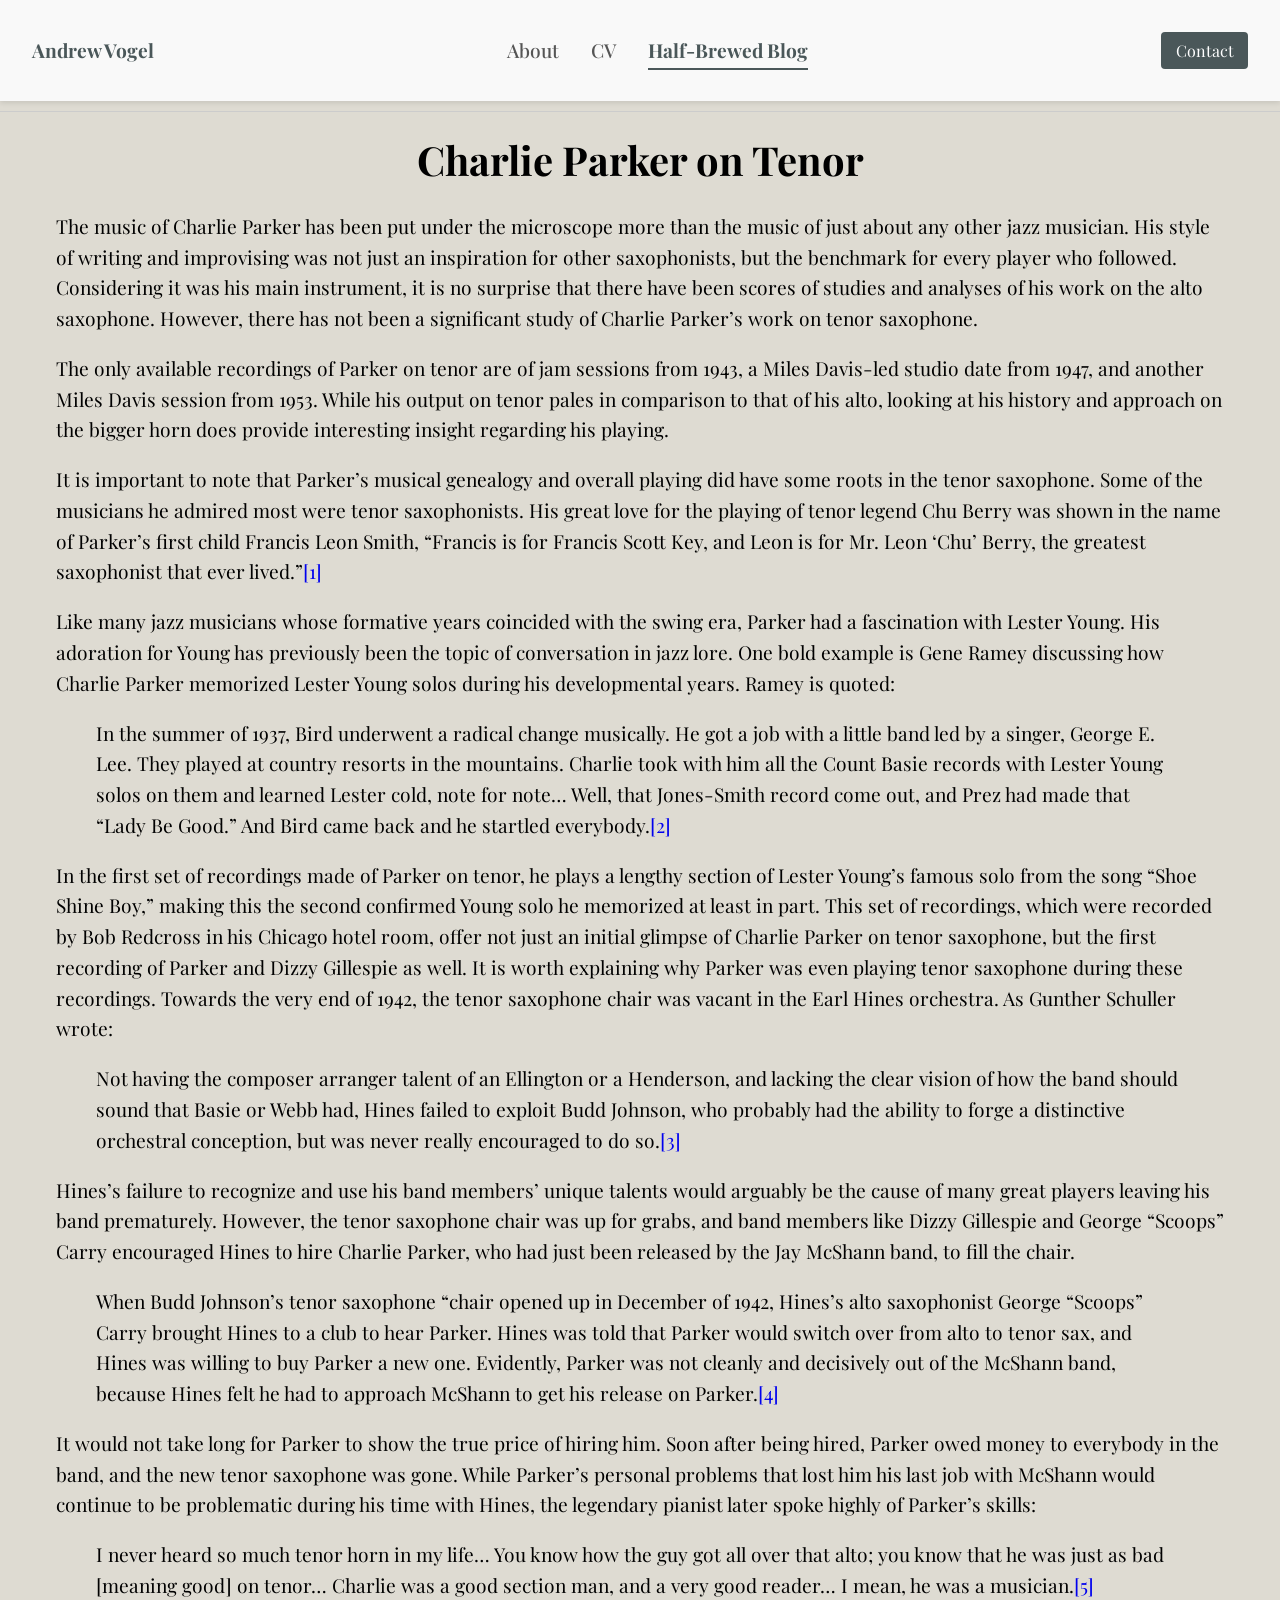
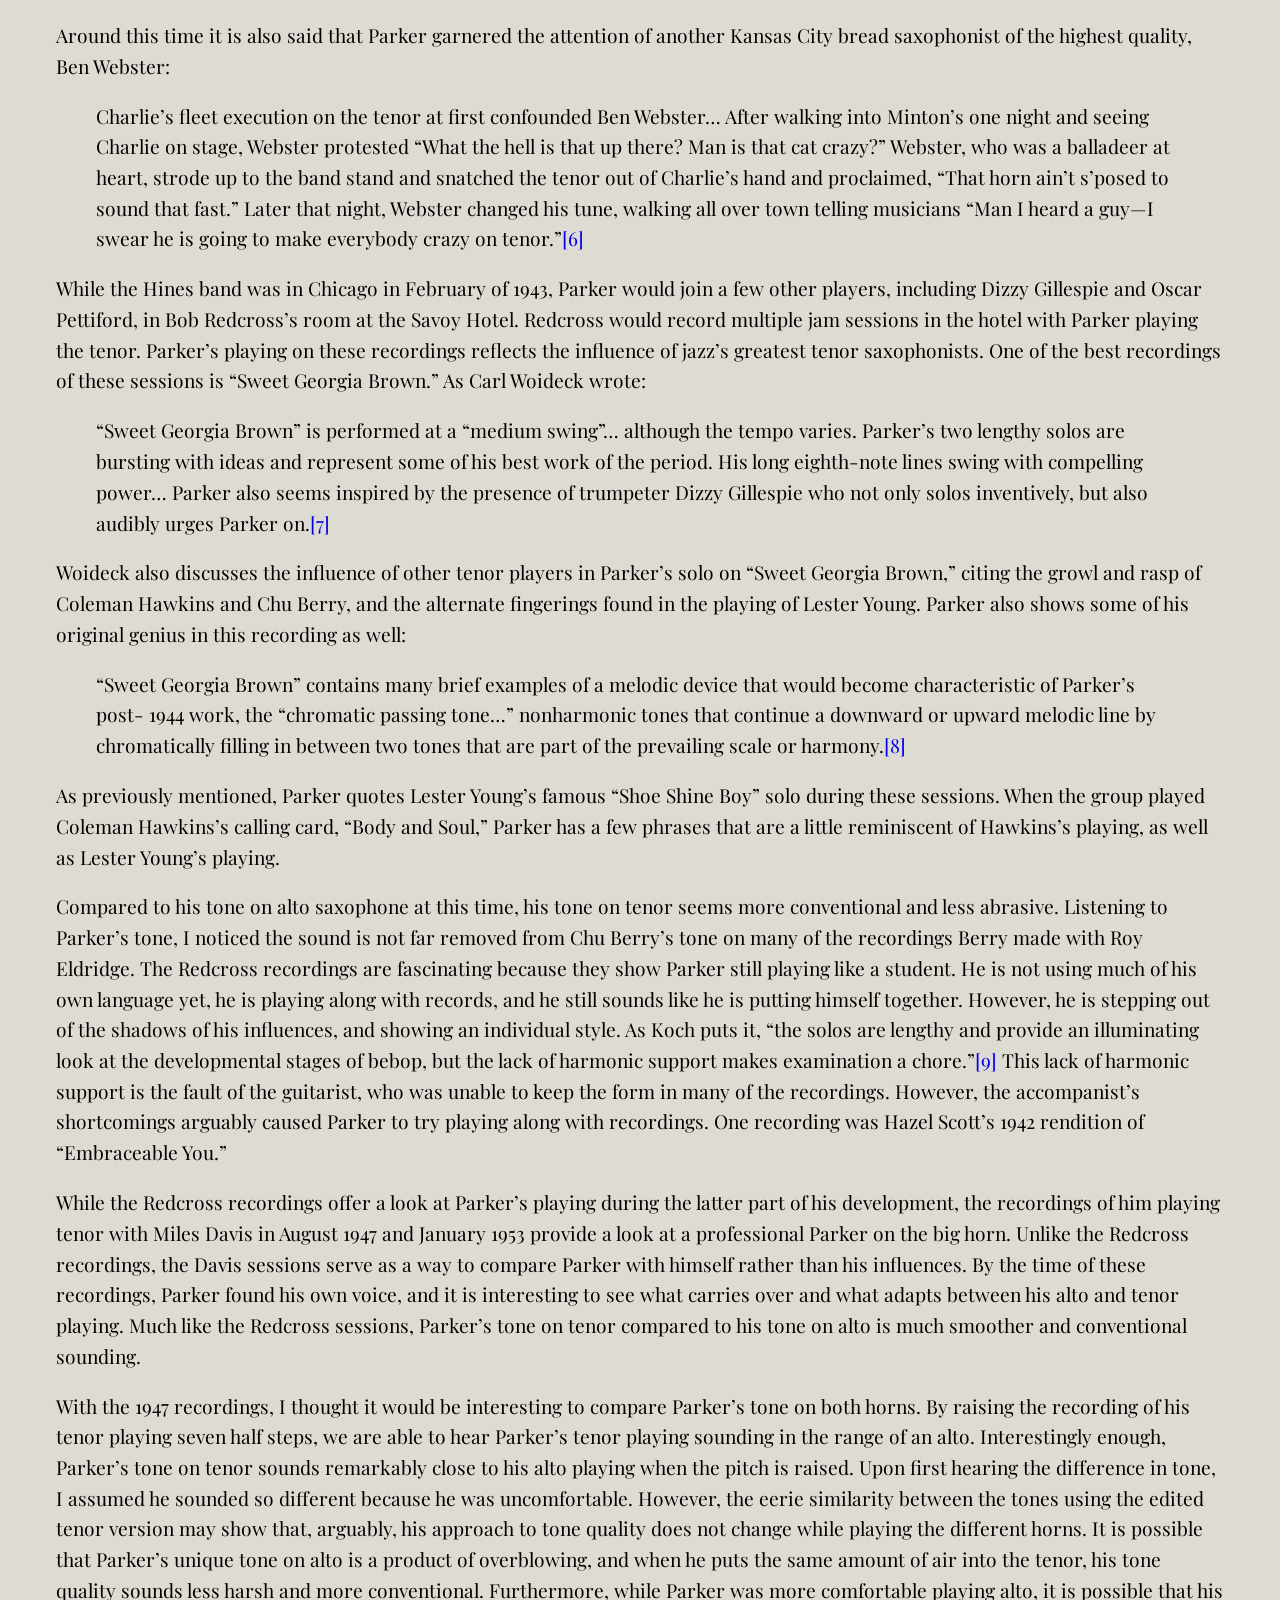
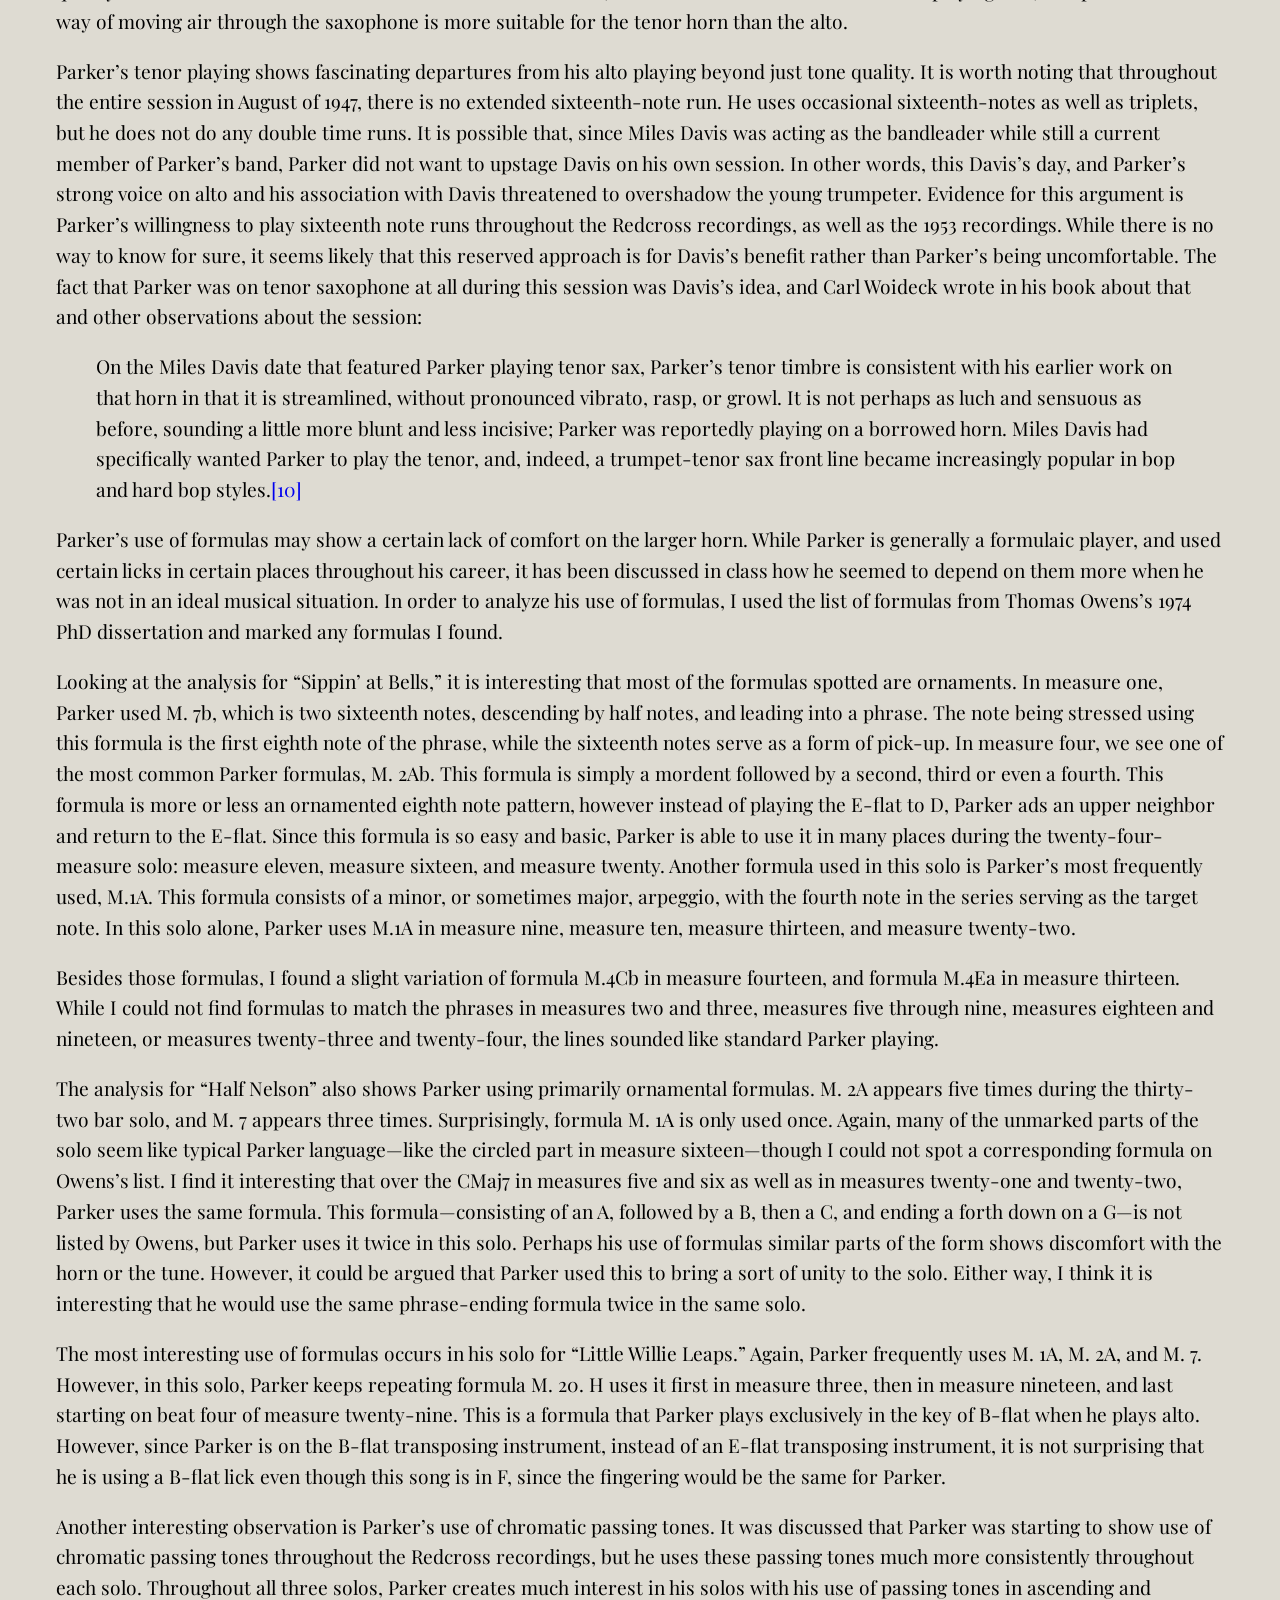
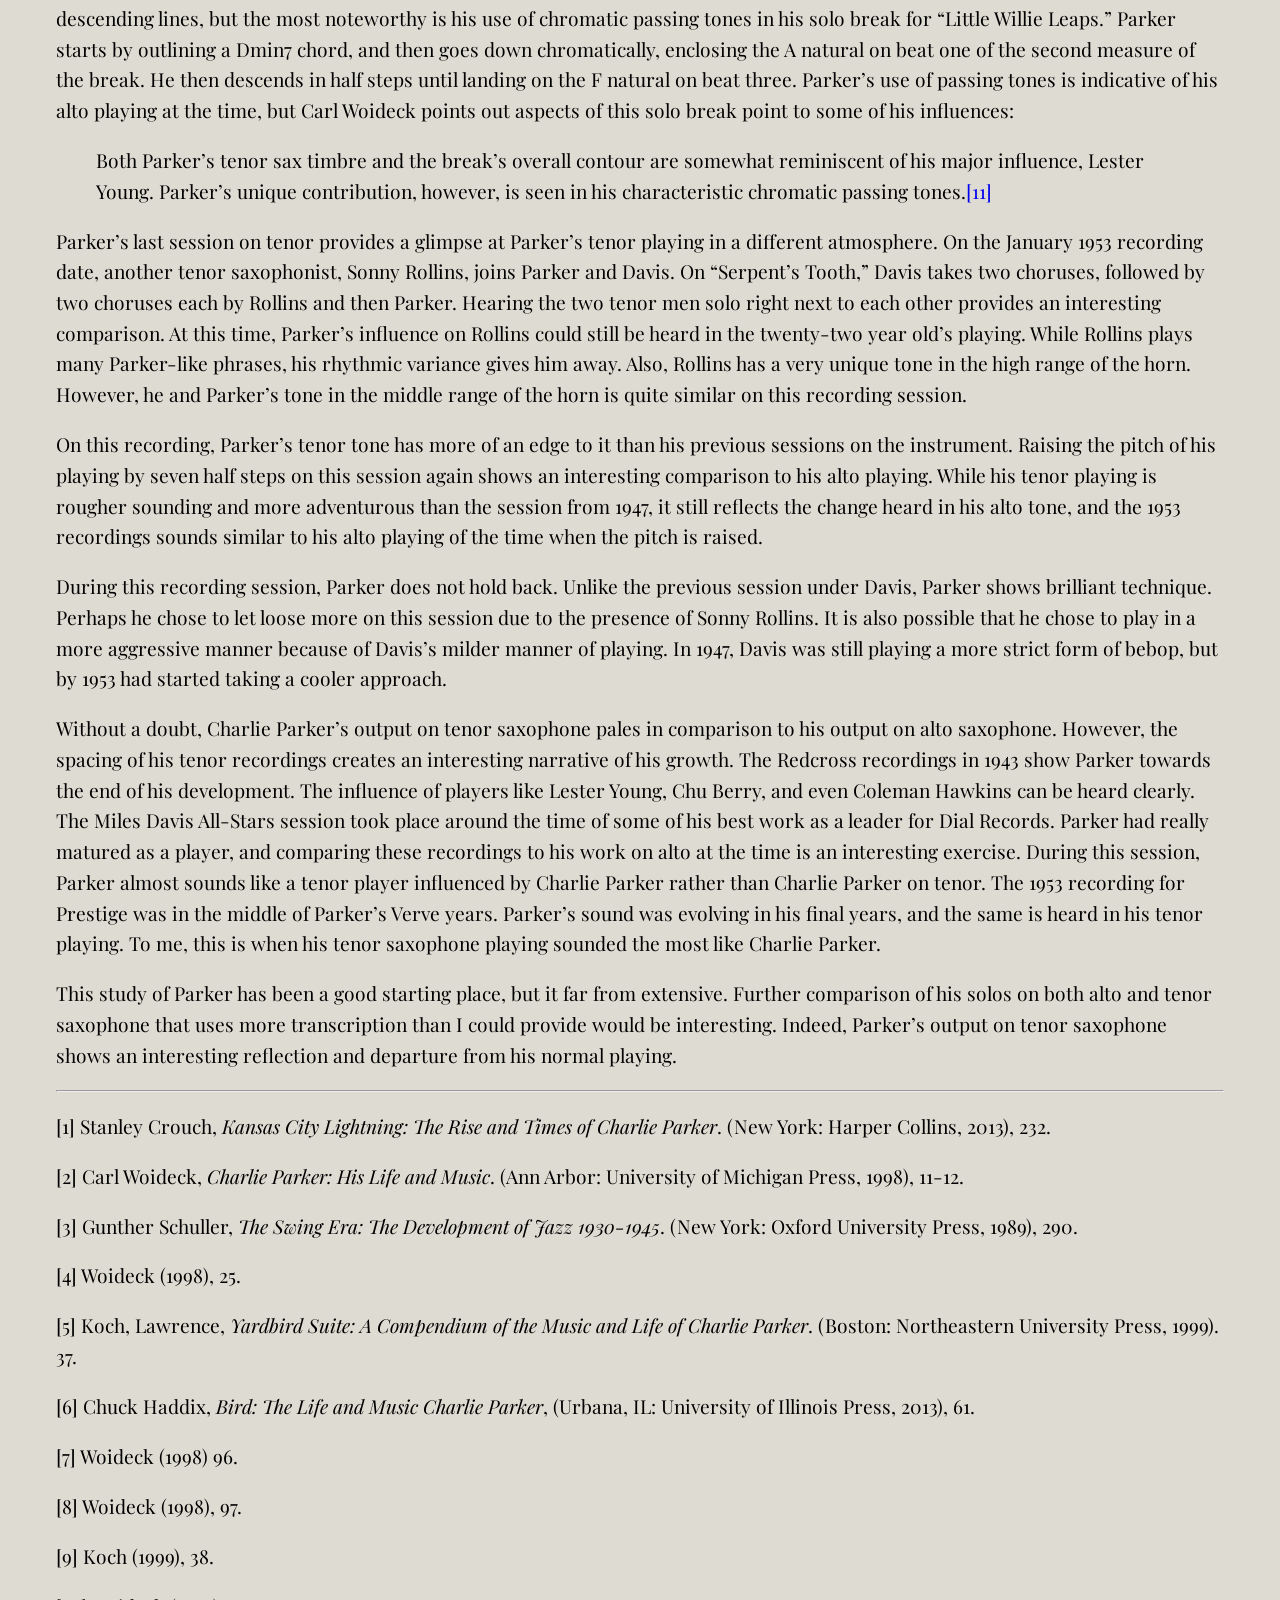
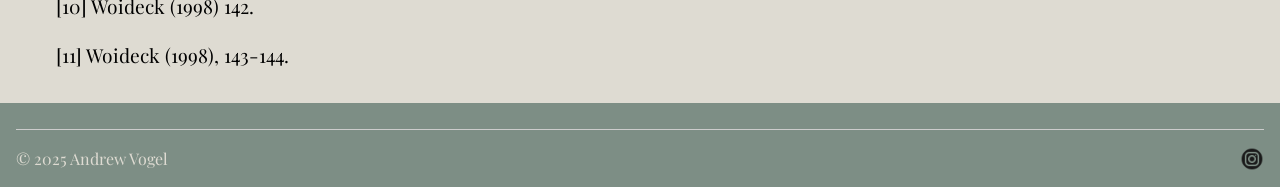
<file: blog-nine.html>
<!DOCTYPE html>
<html lang="en">
<head>
  <meta charset="UTF-8">
  <meta name="viewport" content="width=device-width, initial-scale=1.0">
    <title>Half-Brewed Blog</title>

      <!-- Favicon -->
  <link rel="icon" type="image/x-icon" href="favicon.ico">
  <link rel="icon" type="image/png" sizes="32x32" href="favicon-32x32.png">
  <link rel="icon" type="image/png" sizes="16x16" href="favicon-16x16.png">
  <link rel="apple-touch-icon" sizes="180x180" href="apple-touch-icon.png">

  <link rel="stylesheet" href="style-sheet/style.css">
  <link rel="preconnect" href="https://fonts.googleapis.com">
  <link rel="preconnect" href="https://fonts.gstatic.com" crossorigin>
  <link href="https://fonts.googleapis.com/css2?family=Playfair+Display:ital,wght@0,400..900;1,400..900&display=swap" rel="stylesheet">
</head>
<body>
     <header>
    <nav class="navbar">
      <div class="nav-left">
        <a href="index.html">Andrew Vogel</a>
      </div>
      
      <div class="nav-center">
        <a href="about.html">About</a>
        <a href="cv.html">CV</a>
        <a href="blog.html">Half-Brewed Blog </a>
      </div>
      
      <div class="nav-right">
        <a href="mailto:andrewvogel@ufl.edu">
        <button class="btn">Contact</button>
        </a>
      </div>
    </nav>

    <hr class="footer-line">

   </header>
  <main>
    <div class="container">
      <h1>Charlie Parker on Tenor</h1>

      <p>The music of Charlie Parker has been put under the microscope more than the music of just about any other jazz musician. His style of writing and improvising was not just an inspiration for other saxophonists, but the benchmark for every player who followed. Considering it was his main instrument, it is no surprise that there have been scores of studies and analyses of his work on the alto saxophone. However, there has not been a significant study of Charlie Parker’s work on tenor saxophone.</p>

      <p>The only available recordings of Parker on tenor are of jam sessions from 1943, a Miles Davis-led studio date from 1947, and another Miles Davis session from 1953. While his output on tenor pales in comparison to that of his alto, looking at his history and approach on the bigger horn does provide interesting insight regarding his playing.</p>

      <p>It is important to note that Parker’s musical genealogy and overall playing did have some roots in the tenor saxophone. Some of the musicians he admired most were tenor saxophonists. His great love for the playing of tenor legend Chu Berry was shown in the name of Parker’s first child Francis Leon Smith, “Francis is for Francis Scott Key, and Leon is for Mr. Leon ‘Chu’ Berry, the greatest saxophonist that ever lived.”<a href="#footnote-one">[1]</a></p>

      <p>Like many jazz musicians whose formative years coincided with the swing era, Parker had a fascination with Lester Young. His adoration for Young has previously been the topic of conversation in jazz lore. One bold example is Gene Ramey discussing how Charlie Parker memorized Lester Young solos during his developmental years. Ramey is quoted: </p>

      <p><blockquote>In the summer of 1937, Bird underwent a radical change musically. He got a job with a little band led by a singer, George E. Lee. They played at country resorts in the mountains. Charlie took with him all the Count Basie records with Lester Young solos on them and learned Lester cold, note for note… Well, that Jones-Smith record come out, and Prez had made that “Lady Be Good.” And Bird came back and he startled everybody.<a href="#footnote-two">[2]</a></blockquote></p>

      <p>In the first set of recordings made of Parker on tenor, he plays a lengthy section of Lester Young’s famous solo from the song “Shoe Shine Boy,” making this the second confirmed Young solo he memorized at least in part. This set of recordings, which were recorded by Bob Redcross in his Chicago hotel room, offer not just an initial glimpse of Charlie Parker on tenor saxophone, but the first recording of Parker and Dizzy Gillespie as well. It is worth explaining why Parker was even playing tenor saxophone during these recordings. Towards the very end of 1942, the tenor saxophone chair was vacant in the Earl Hines orchestra. As Gunther Schuller wrote:</p>

      <p><blockquote>Not having the composer arranger talent of an Ellington or a Henderson, and lacking the clear vision of how the band should sound that Basie or Webb had, Hines failed to exploit Budd Johnson, who probably had the ability to forge a distinctive orchestral conception, but was never really encouraged to do so.<a href="#footnote-three">[3]</a></blockquote></p>

      <p>Hines’s failure to recognize and use his band members’ unique talents would arguably be the cause of many great players leaving his band prematurely. However, the tenor saxophone chair was up for grabs, and band members like Dizzy Gillespie and George “Scoops” Carry encouraged Hines to hire Charlie Parker, who had just been released by the Jay McShann band, to fill the chair. </p>

      <p><blockquote>When Budd Johnson’s tenor saxophone “chair opened up in December of 1942, Hines’s alto saxophonist George “Scoops” Carry brought Hines to a club to hear Parker. Hines was told that Parker would switch over from alto to tenor sax, and Hines was willing to buy Parker a new one. Evidently, Parker was not cleanly and decisively out of the McShann band, because Hines felt he had to approach McShann to get his release on Parker.<a href="#footnote-four">[4]</a></blockquote></p>

      <p>It would not take long for Parker to show the true price of hiring him. Soon after being hired, Parker owed money to everybody in the band, and the new tenor saxophone was gone. While Parker’s personal problems that lost him his last job with McShann would continue to be problematic during his time with Hines, the legendary pianist later spoke highly of Parker’s skills:</p>

      <p><blockquote>I never heard so much tenor horn in my life… You know how the guy got all over that alto; you know that he was just as bad [meaning good] on tenor… Charlie was a good section man, and a very good reader… I mean, he was a musician.<a href="#footnote-five">[5]</a></blockquote></p>

      <p>Around this time it is also said that Parker garnered the attention of another Kansas City bread saxophonist of the highest quality, Ben Webster:</p>

      <p><blockquote>Charlie’s fleet execution on the tenor at first confounded Ben Webster… After walking into Minton’s one night and seeing Charlie on stage, Webster protested “What the hell is that up there? Man is that cat crazy?” Webster, who was a balladeer at heart, strode up to the band stand and snatched the tenor out of Charlie’s hand and proclaimed, “That horn ain’t s’posed to sound that fast.” Later that night, Webster changed his tune, walking all over town telling musicians “Man I heard a guy—I swear he is going to make everybody crazy on tenor.”<a href="#footnote-six">[6]</a></blockquote></p>

      <p>While the Hines band was in Chicago in February of 1943, Parker would join a few other players, including Dizzy Gillespie and Oscar Pettiford, in Bob Redcross’s room at the Savoy Hotel. Redcross would record multiple jam sessions in the hotel with Parker playing the tenor. Parker’s playing on these recordings reflects the influence of jazz’s greatest tenor saxophonists. One of the best recordings of these sessions is “Sweet Georgia Brown.” As Carl Woideck wrote:</p>

      <p><blockquote>“Sweet Georgia Brown” is performed at a “medium swing”… although the tempo varies. Parker’s two lengthy solos are bursting with ideas and represent some of his best work of the period. His long eighth-note lines swing with compelling power… Parker also seems inspired by the presence of trumpeter Dizzy Gillespie who not only solos inventively, but also audibly urges Parker on.<a href="#footnote-seven">[7]</a></blockquote></p>

      <p>Woideck also discusses the influence of other tenor players in Parker’s solo on “Sweet Georgia Brown,” citing the growl and rasp of Coleman Hawkins and Chu Berry, and the alternate fingerings found in the playing of Lester Young. Parker also shows some of his original genius in this recording as well:</p>

      <p><blockquote>“Sweet Georgia Brown” contains many brief examples of a melodic device that would become characteristic of Parker’s post- 1944 work, the “chromatic passing tone…” nonharmonic tones that continue a downward or upward melodic line by chromatically filling in between two tones that are part of the prevailing scale or harmony.<a href="#footnote-eight">[8]</a></blockquote></p>

      <p>As previously mentioned, Parker quotes Lester Young’s famous “Shoe Shine Boy” solo during these sessions. When the group played Coleman Hawkins’s calling card, “Body and Soul,” Parker has a few phrases that are a little reminiscent of Hawkins’s playing, as well as Lester Young’s playing.</p>

      <p>Compared to his tone on alto saxophone at this time, his tone on tenor seems more conventional and less abrasive. Listening to Parker’s tone, I noticed the sound is not far removed from Chu Berry’s tone on many of the recordings Berry made with Roy Eldridge. The Redcross recordings are fascinating because they show Parker still playing like a student. He is not using much of his own language yet, he is playing along with records, and he still sounds like he is putting himself together.  However, he is stepping out of the shadows of his influences, and showing an individual style. As Koch puts it, “the solos are lengthy and provide an illuminating look at the developmental stages of bebop, but the lack of harmonic support makes examination a chore.”<a href="#footnote-nine">[9]</a> This lack of harmonic support is the fault of the guitarist, who was unable to keep the form in many of the recordings. However, the accompanist’s shortcomings arguably caused Parker to try playing along with recordings. One recording was Hazel Scott’s 1942 rendition of “Embraceable You.”</p>
      
      <p>While the Redcross recordings offer a look at Parker’s playing during the latter part of his development, the recordings of him playing tenor with Miles Davis in August 1947 and January 1953 provide a look at a professional Parker on the big horn. Unlike the Redcross recordings, the Davis sessions serve as a way to compare Parker with himself rather than his influences. By the time of these recordings, Parker found his own voice, and it is interesting to see what carries over and what adapts between his alto and tenor playing. Much like the Redcross sessions, Parker’s tone on tenor compared to his tone on alto is much smoother and conventional sounding.</p>

      <p>With the 1947 recordings, I thought it would be interesting to compare Parker’s tone on both horns. By raising the recording of his tenor playing seven half steps, we are able to hear Parker’s tenor playing sounding in the range of an alto. Interestingly enough, Parker’s tone on tenor sounds remarkably close to his alto playing when the pitch is raised. Upon first hearing the difference in tone, I assumed he sounded so different because he was uncomfortable. However, the eerie similarity between the tones using the edited tenor version may show that, arguably, his approach to tone quality does not change while playing the different horns. It is possible that Parker’s unique tone on alto is a product of overblowing, and when he puts the same amount of air into the tenor, his tone quality sounds less harsh and more conventional. Furthermore, while Parker was more comfortable playing alto, it is possible that his way of moving air through the saxophone is more suitable for the tenor horn than the alto. </p>

      <p> Parker’s tenor playing shows fascinating departures from his alto playing beyond just tone quality. It is worth noting that throughout the entire session in August of 1947, there is no extended sixteenth-note run. He uses occasional sixteenth-notes as well as triplets, but he does not do any double time runs. It is possible that, since Miles Davis was acting as the bandleader while still a current member of Parker’s band, Parker did not want to upstage Davis on his own session. In other words, this Davis’s day, and Parker’s strong voice on alto and his association with Davis threatened to overshadow the young trumpeter. Evidence for this argument is Parker’s willingness to play sixteenth note runs throughout the Redcross recordings, as well as the 1953 recordings. While there is no way to know for sure, it seems likely that this reserved approach is for Davis’s benefit rather than Parker’s being uncomfortable. The fact that Parker was on tenor saxophone at all during this session was Davis’s idea, and Carl Woideck wrote in his book about that and other observations about the session:</p>

      <p><blockquote>On the Miles Davis date that featured Parker playing tenor sax, Parker’s tenor timbre is consistent with his earlier work on that horn in that it is streamlined, without pronounced vibrato, rasp, or growl. It is not perhaps as luch and sensuous as before, sounding a little more blunt and less incisive; Parker was reportedly playing on a borrowed horn. Miles Davis had specifically wanted Parker to play the tenor, and, indeed, a trumpet-tenor sax front line became increasingly popular in bop and hard bop styles.<a href="#footnote-ten">[10]</a></blockquote></p>

      <p>Parker’s use of formulas may show a certain lack of comfort on the larger horn. While Parker is generally a formulaic player, and used certain licks in certain places throughout his career, it has been discussed in class how he seemed to depend on them more when he was not in an ideal musical situation. In order to analyze his use of formulas, I used the list of formulas from Thomas Owens’s 1974 PhD dissertation and marked any formulas I found. </p>

      <p>Looking at the analysis for “Sippin’ at Bells,” it is interesting that most of the formulas spotted are ornaments. In measure one, Parker used M. 7b, which is two sixteenth notes, descending by half notes, and leading into a phrase. The note being stressed using this formula is the first eighth note of the phrase, while the sixteenth notes serve as a form of pick-up. In measure four, we see one of the most common Parker formulas, M. 2Ab. This formula is simply a mordent followed by a second, third or even a fourth. This formula is more or less an ornamented eighth note pattern, however instead of playing the E-flat to D, Parker ads an upper neighbor and return to the E-flat. Since this formula is so easy and basic, Parker is able to use it in many places during the twenty-four-measure solo: measure eleven, measure sixteen, and measure twenty. Another formula used in this solo is Parker’s most frequently used, M.1A. This formula consists of a minor, or sometimes major, arpeggio, with the fourth note in the series serving as the target note. In this solo alone, Parker uses M.1A in measure nine, measure ten, measure thirteen, and measure twenty-two. </p>

      <p>Besides those formulas, I found a slight variation of formula M.4Cb in measure fourteen, and formula M.4Ea in measure thirteen. While I could not find formulas to match the phrases in measures two and three, measures five through nine, measures eighteen and nineteen, or measures twenty-three and twenty-four, the lines sounded like standard Parker playing. </p>

      <p>The analysis for “Half Nelson” also shows Parker using primarily ornamental formulas. M. 2A appears five times during the thirty-two bar solo, and M. 7 appears three times. Surprisingly, formula M. 1A is only used once. Again, many of the unmarked parts of the solo seem like typical Parker language—like the circled part in measure sixteen—though I could not spot a corresponding formula on Owens’s list. I find it interesting that over the CMaj7 in measures five and six as well as in measures twenty-one and twenty-two, Parker uses the same formula. This formula—consisting of an A, followed by a B, then a C, and ending a forth down on a G—is not listed by Owens, but Parker uses it twice in this solo. Perhaps his use of formulas similar parts of the form shows discomfort with the horn or the tune. However, it could be argued that Parker used this to bring a sort of unity to the solo. Either way, I think it is interesting that he would use the same phrase-ending formula twice in the same solo. </p>

      <p>The most interesting use of formulas occurs in his solo for “Little Willie Leaps.” Again, Parker frequently uses M. 1A, M. 2A, and M. 7. However, in this solo, Parker keeps repeating formula M. 20. H uses it first in measure three, then in measure nineteen, and last starting on beat four of measure twenty-nine. This is a formula that Parker plays exclusively in the key of B-flat when he plays alto. However, since Parker is on the B-flat transposing instrument, instead of an E-flat transposing instrument, it is not surprising that he is using a B-flat lick even though this song is in F, since the fingering would be the same for Parker.</p>

      <p>Another interesting observation is Parker’s use of chromatic passing tones. It was discussed that Parker was starting to show use of chromatic passing tones throughout the Redcross recordings, but he uses these passing tones much more consistently throughout each solo. Throughout all three solos, Parker creates much interest in his solos with his use of passing tones in ascending and descending lines, but the most noteworthy is his use of chromatic passing tones in his solo break for “Little Willie Leaps.” Parker starts by outlining a Dmin7 chord, and then goes down chromatically, enclosing the A natural on beat one of the second measure of the break. He then descends in half steps until landing on the F natural on beat three. Parker’s use of passing tones is indicative of his alto playing at the time, but Carl Woideck points out aspects of this solo break point to some of his influences:</p>

      <p><blockquote>Both Parker’s tenor sax timbre and the break’s overall contour are somewhat reminiscent of his major influence, Lester Young. Parker’s unique contribution, however, is seen in his characteristic chromatic passing tones.<a href="#footnote-eleven">[11]</a></blockquote></p>

      <p>Parker’s last session on tenor provides a glimpse at Parker’s tenor playing in a different atmosphere. On the January 1953 recording date, another tenor saxophonist, Sonny Rollins, joins Parker and Davis. On “Serpent’s Tooth,” Davis takes two choruses, followed by two choruses each by Rollins and then Parker. Hearing the two tenor men solo right next to each other provides an interesting comparison. At this time, Parker’s influence on Rollins could still be heard in the twenty-two year old’s playing. While Rollins plays many Parker-like phrases, his rhythmic variance gives him away. Also, Rollins has a very unique tone in the high range of the horn. However, he and Parker’s tone in the middle range of the horn is quite similar on this recording session.</p>

      <p>On this recording, Parker’s tenor tone has more of an edge to it than his previous sessions on the instrument. Raising the pitch of his playing by seven half steps on this session again shows an interesting comparison to his alto playing. While his tenor playing is rougher sounding and more adventurous than the session from 1947, it still reflects the change heard in his alto tone, and the 1953 recordings sounds similar to his alto playing of the time when the pitch is raised.</p>

      <p>During this recording session, Parker does not hold back. Unlike the previous session under Davis, Parker shows brilliant technique. Perhaps he chose to let loose more on this session due to the presence of Sonny Rollins. It is also possible that he chose to play in a more aggressive manner because of Davis’s milder manner of playing. In 1947, Davis was still playing a more strict form of bebop, but by 1953 had started taking a cooler approach.</p>

      <p>Without a doubt, Charlie Parker’s output on tenor saxophone pales in comparison to his output on alto saxophone. However, the spacing of his tenor recordings creates an interesting narrative of his growth. The Redcross recordings in 1943 show Parker towards the end of his development. The influence of players like Lester Young, Chu Berry, and even Coleman Hawkins can be heard clearly. The Miles Davis All-Stars session took place around the time of some of his best work as a leader for Dial Records. Parker had really matured as a player, and comparing these recordings to his work on alto at the time is an interesting exercise. During this session, Parker almost sounds like a tenor player influenced by Charlie Parker rather than Charlie Parker on tenor. The 1953 recording for Prestige was in the middle of Parker’s Verve years. Parker’s sound was evolving in his final years, and the same is heard in his tenor playing. To me, this is when his tenor saxophone playing sounded the most like Charlie Parker.</p>

      <p>This study of Parker has been a good starting place, but it far from extensive. Further comparison of his solos on both alto and tenor saxophone that uses more transcription than I could provide would be interesting. Indeed, Parker’s output on tenor saxophone shows an interesting reflection and departure from his normal playing.</p>

      <hr>

      <p id="footnote-one">[1] Stanley Crouch, <em>Kansas City Lightning: The Rise and Times of Charlie Parker</em>. (New York: Harper Collins, 2013), 232.</p>

      <p id="footnote-two">[2] Carl Woideck, <em>Charlie Parker: His Life and Music</em>. (Ann Arbor: University of Michigan Press, 1998), 11-12.</p>

      <p id="footnote-three">[3] Gunther Schuller, <em>The Swing Era: The Development of Jazz 1930-1945</em>. (New York: Oxford University Press, 1989), 290.</p>

      <p id="footnote-four">[4] Woideck (1998),  25.</p>

      <p id="footnote-five">[5] Koch, Lawrence, <em>Yardbird Suite: A Compendium of the Music and Life of Charlie Parker</em>. (Boston: Northeastern University Press, 1999). 37.</p>

      <p id="footnote-six">[6] Chuck Haddix, <em> Bird: The Life and Music Charlie Parker</em>, (Urbana, IL: University of Illinois Press, 2013), 61.</p>

      <p id="footnote-seven">[7] Woideck (1998) 96.</p>

      <p id="footnote-eight">[8] Woideck (1998), 97.</p>

      <p id="footnote-nine">[9] Koch (1999), 38.</p>

      <p id="footnote-ten">[10] Woideck (1998) 142.</p>

      <p id="footnote-eleven">[11] Woideck (1998), 143-144.</p>
      
    </div>

  </main>
  <footer>
  <hr class="footer-line">

  <div class="footer-content">
    <p>&copy; 2025 Andrew Vogel</p>

    <div class="socials">
      <ul>
        <li>
          <a href="https://www.instagram.com/aa_vogel/" target="_blank">
            <img src="images/instagram.png" alt="Instagram">
          </a>
        </li>
        <!-- Add more socials here if needed -->
      </ul>
    </div>
  </div>
</footer>
<script src="script.js"></script> 
</body>
</html>
</file>
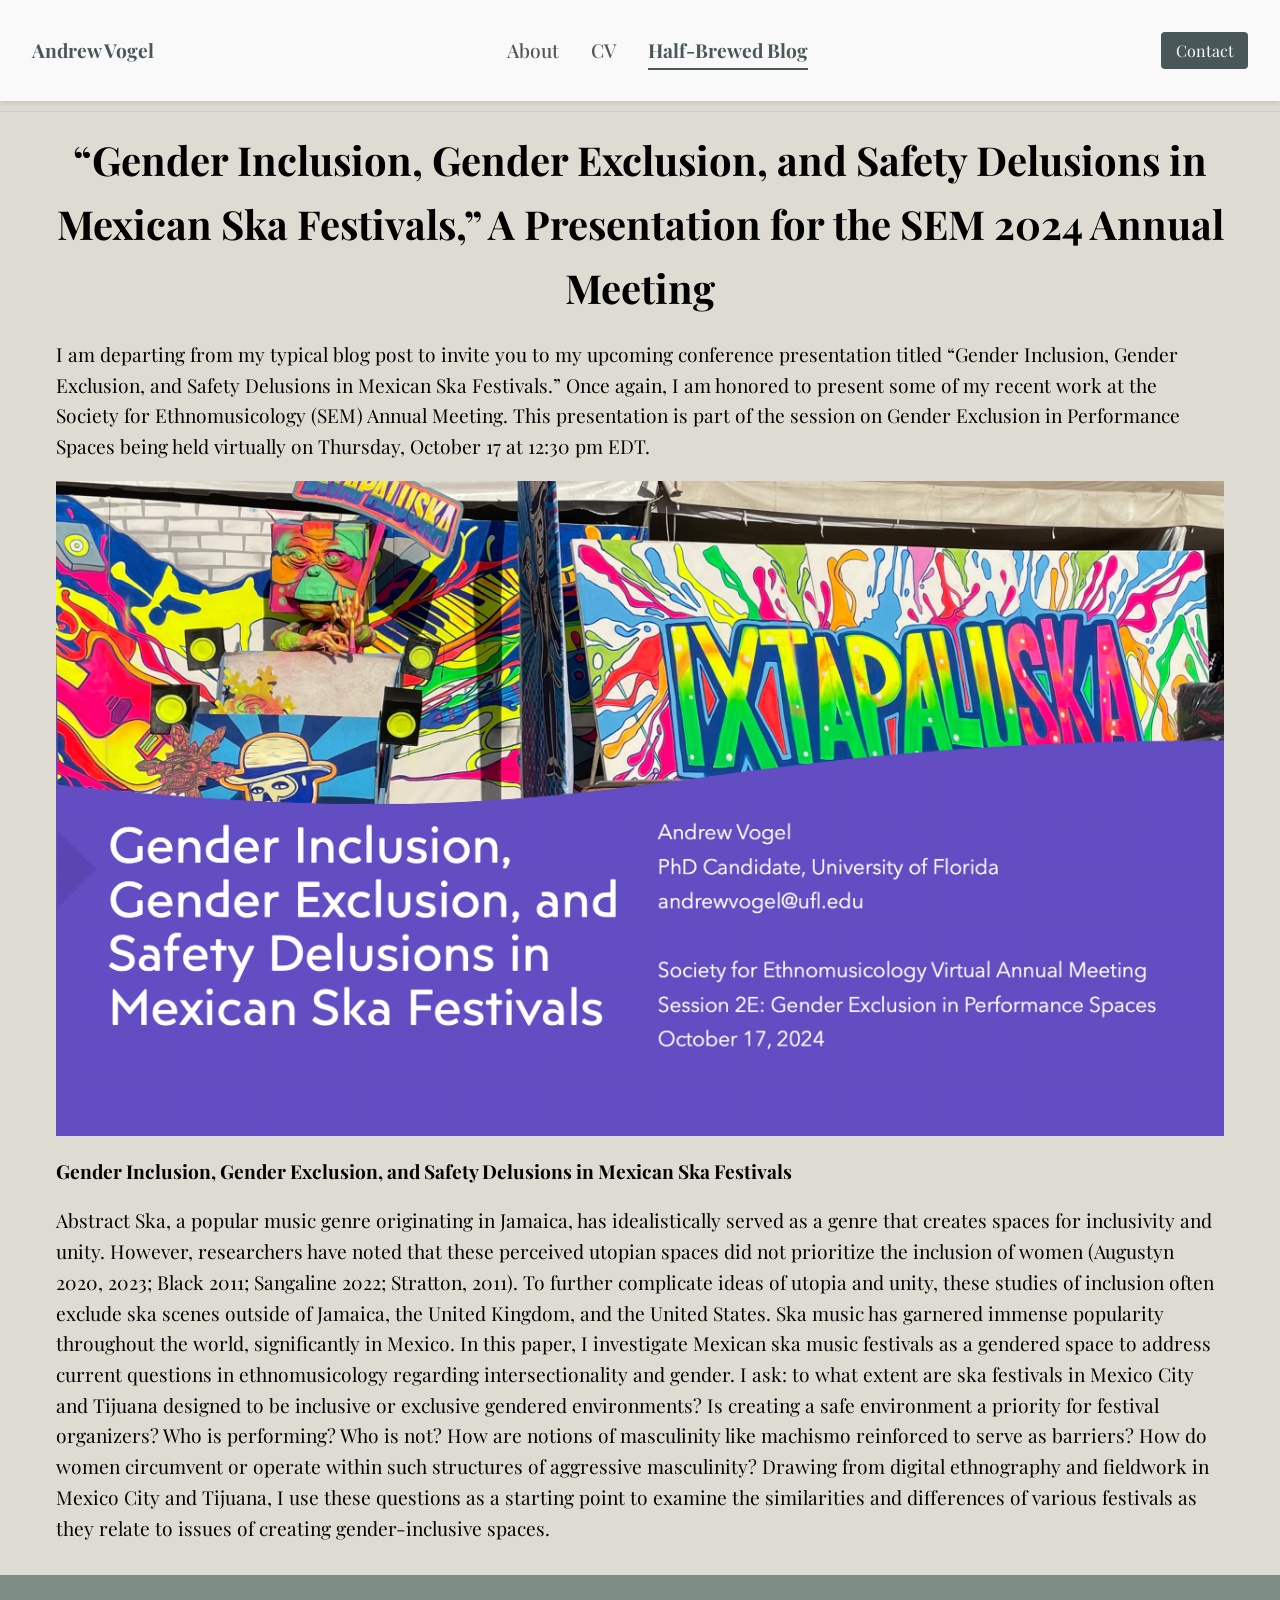
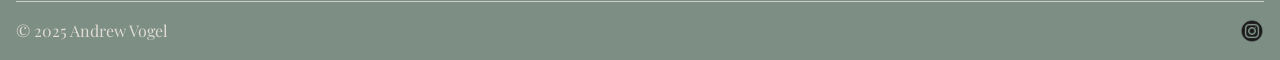
<file: blog-one.html>
<!DOCTYPE html>
<html lang="en">
<head>
  <meta charset="UTF-8">
  <meta name="viewport" content="width=device-width, initial-scale=1.0">
    <title>Half-Brewed Blog</title>

      <!-- Favicon -->
  <link rel="icon" type="image/x-icon" href="favicon.ico">
  <link rel="icon" type="image/png" sizes="32x32" href="favicon-32x32.png">
  <link rel="icon" type="image/png" sizes="16x16" href="favicon-16x16.png">
  <link rel="apple-touch-icon" sizes="180x180" href="apple-touch-icon.png">

  <link rel="stylesheet" href="style-sheet/style.css">
  <link rel="preconnect" href="https://fonts.googleapis.com">
  <link rel="preconnect" href="https://fonts.gstatic.com" crossorigin>
  <link href="https://fonts.googleapis.com/css2?family=Playfair+Display:ital,wght@0,400..900;1,400..900&display=swap" rel="stylesheet">
</head>
<body>
     <header>
    <nav class="navbar">
      <div class="nav-left">
        <a href="index.html">Andrew Vogel</a>
      </div>
      
      <div class="nav-center">
        <a href="about.html">About</a>
        <a href="cv.html">CV</a>
        <a href="blog.html">Half-Brewed Blog </a>
      </div>
      
      <div class="nav-right">
        <a href="mailto:andrewvogel@ufl.edu">
        <button class="btn">Contact</button>
        </a>
      </div>
    </nav>

    <hr class="footer-line">

   </header>
  <main>
    <div class="container">
    <h1>“Gender Inclusion, Gender Exclusion, and Safety Delusions in Mexican Ska Festivals,” A Presentation for the SEM 2024 Annual Meeting</h1>
    <p>I am departing  from my typical blog post to invite  you to my upcoming conference presentation titled “Gender Inclusion, Gender Exclusion, and Safety Delusions in Mexican Ska Festivals.” 

    Once again, I am honored to present some of my recent work at the Society for Ethnomusicology (SEM) Annual Meeting. This presentation is part of the session on Gender Exclusion in Performance Spaces being held virtually on Thursday, October 17 at 12:30 pm EDT.</p>
    <img src="images/sem2024.webp" alt="Conference Presentation">
    <p>
      <strong>
        Gender Inclusion, Gender Exclusion, and Safety Delusions in Mexican Ska Festivals
      </strong>
    </p>
    <p>Abstract
      Ska, a popular music genre originating in Jamaica, has idealistically served as a genre that creates spaces for inclusivity and unity. However, researchers have noted that these perceived utopian spaces did not prioritize the inclusion of women (Augustyn 2020, 2023; Black 2011; Sangaline 2022; Stratton, 2011). To further complicate ideas of utopia and unity, these studies of inclusion often exclude ska scenes outside of Jamaica, the United Kingdom, and the United States. Ska music has garnered immense popularity throughout the world, significantly in Mexico. In this paper, I investigate Mexican ska music festivals as a gendered space to address current questions in ethnomusicology regarding intersectionality and gender. I ask: to what extent are ska festivals in Mexico City and Tijuana designed to be inclusive or exclusive gendered environments? Is creating a safe environment a priority for festival organizers? Who is performing? Who is not? How are notions of masculinity like machismo reinforced to serve as barriers? How do women circumvent or operate within such structures of aggressive masculinity? Drawing from digital ethnography and fieldwork in Mexico City and Tijuana, I use these questions as a starting point to examine the similarities and differences of various festivals as they relate to issues of creating gender-inclusive spaces.
    </p>
  </div>
  </main>
  <footer>
  <hr class="footer-line">

  <div class="footer-content">
    <p>&copy; 2025 Andrew Vogel</p>

    <div class="socials">
      <ul>
        <li>
          <a href="https://www.instagram.com/aa_vogel/" target="_blank">
            <img src="images/instagram.png" alt="Instagram">
          </a>
        </li>
        <!-- Add more socials here if needed -->
      </ul>
    </div>
  </div>
</footer>
<script src="script.js"></script> 
</body>
</html>
</file>
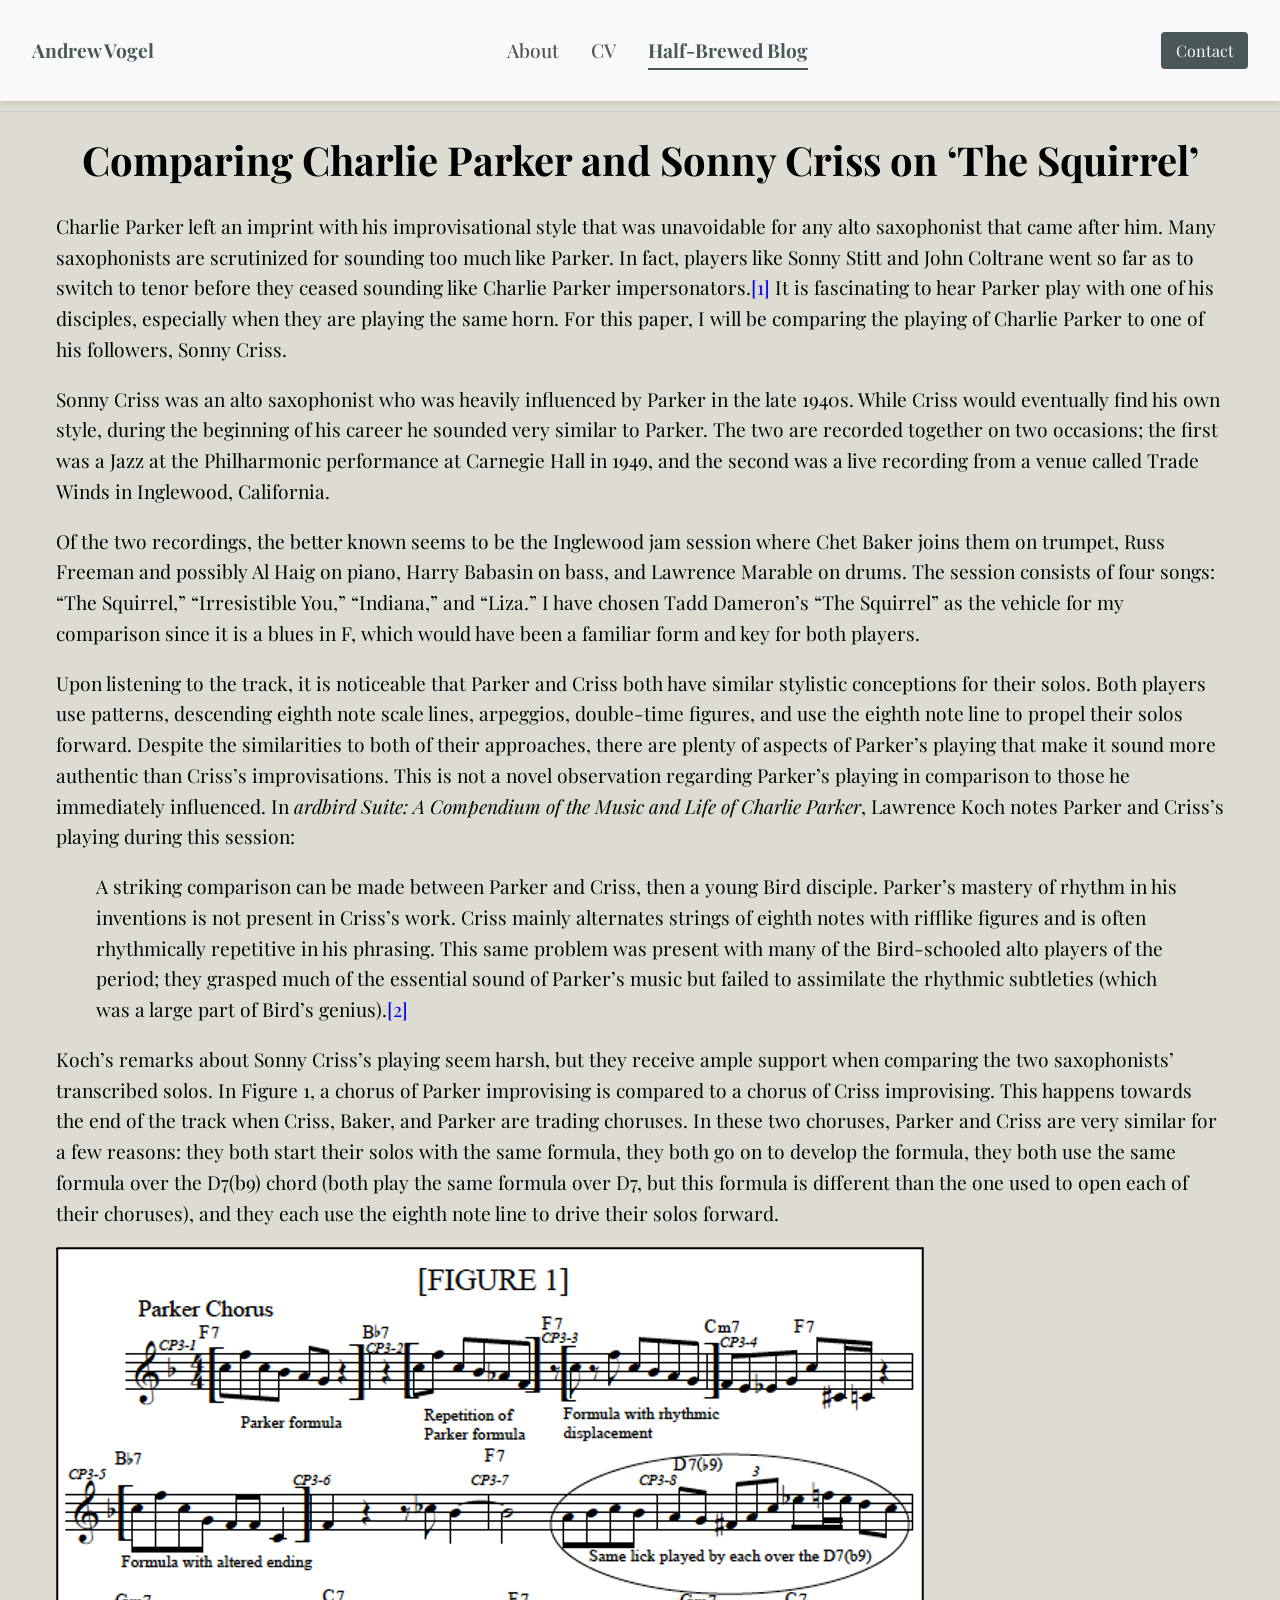
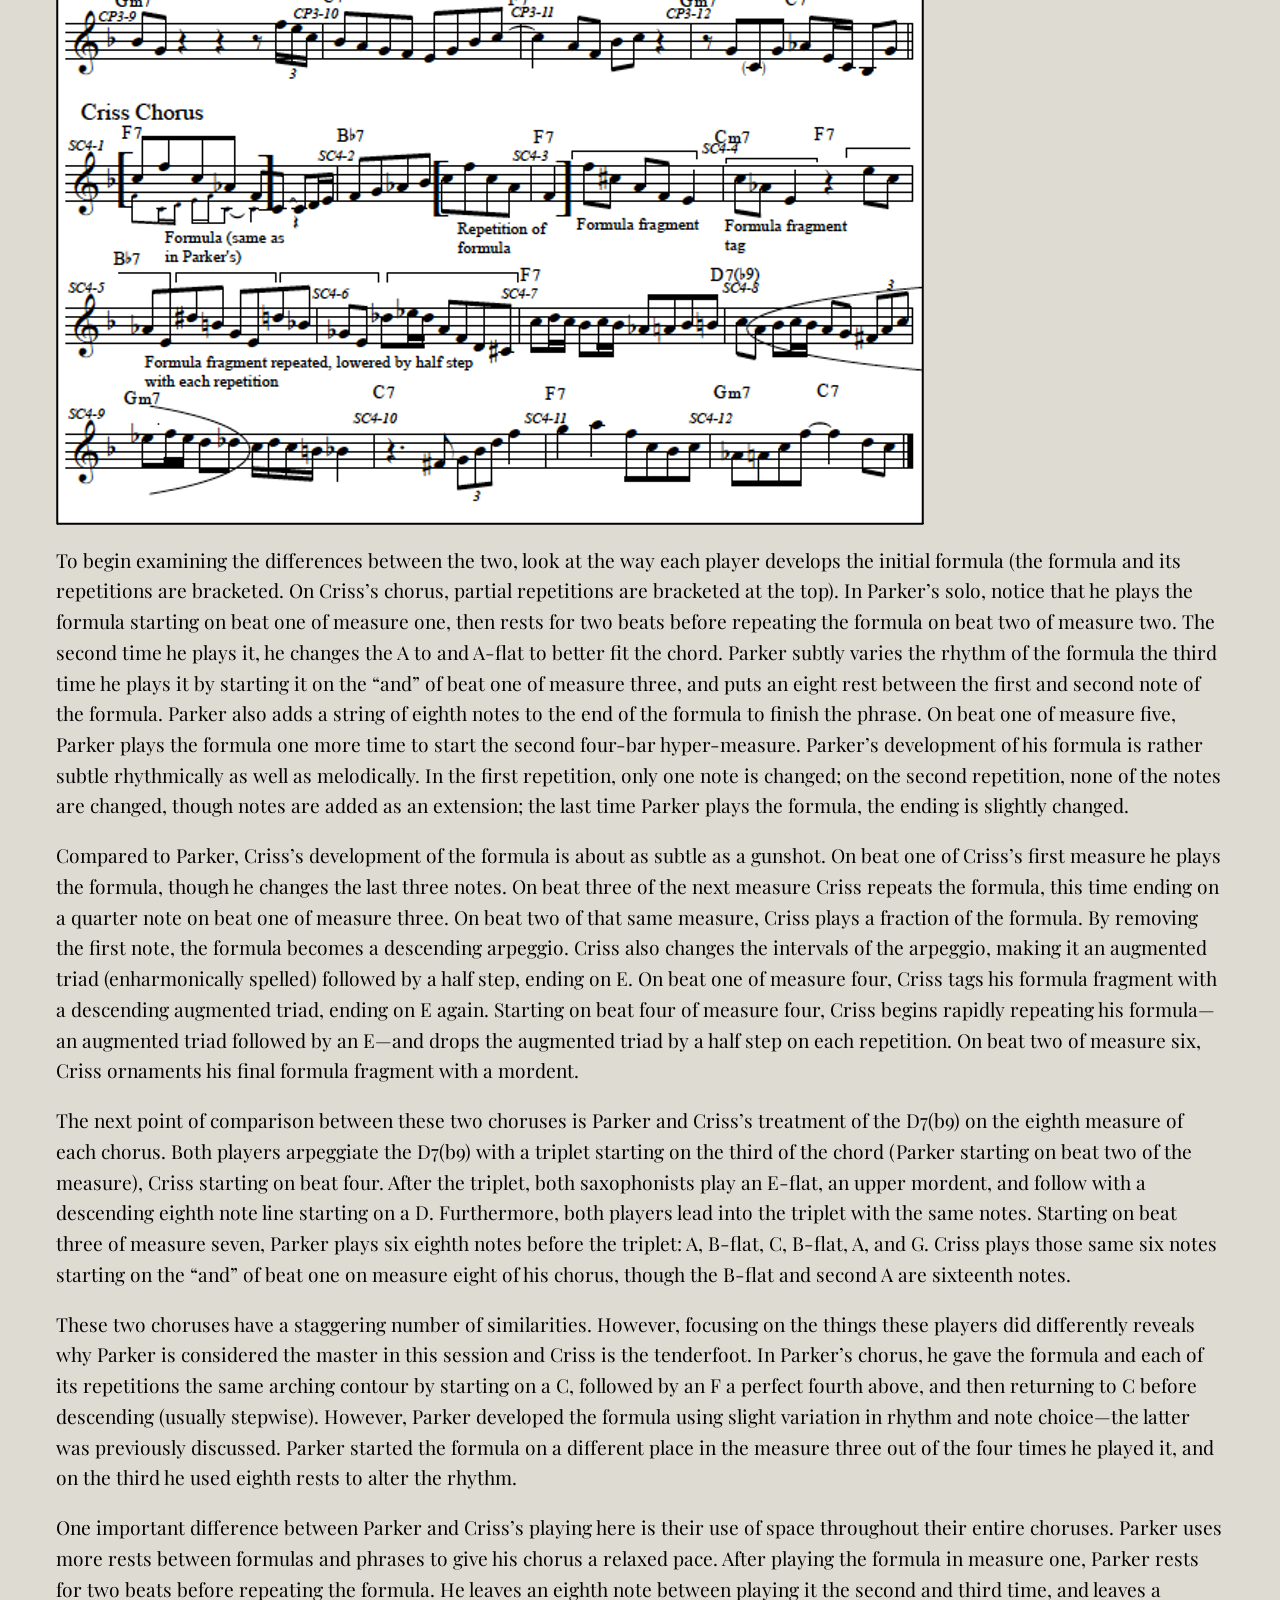
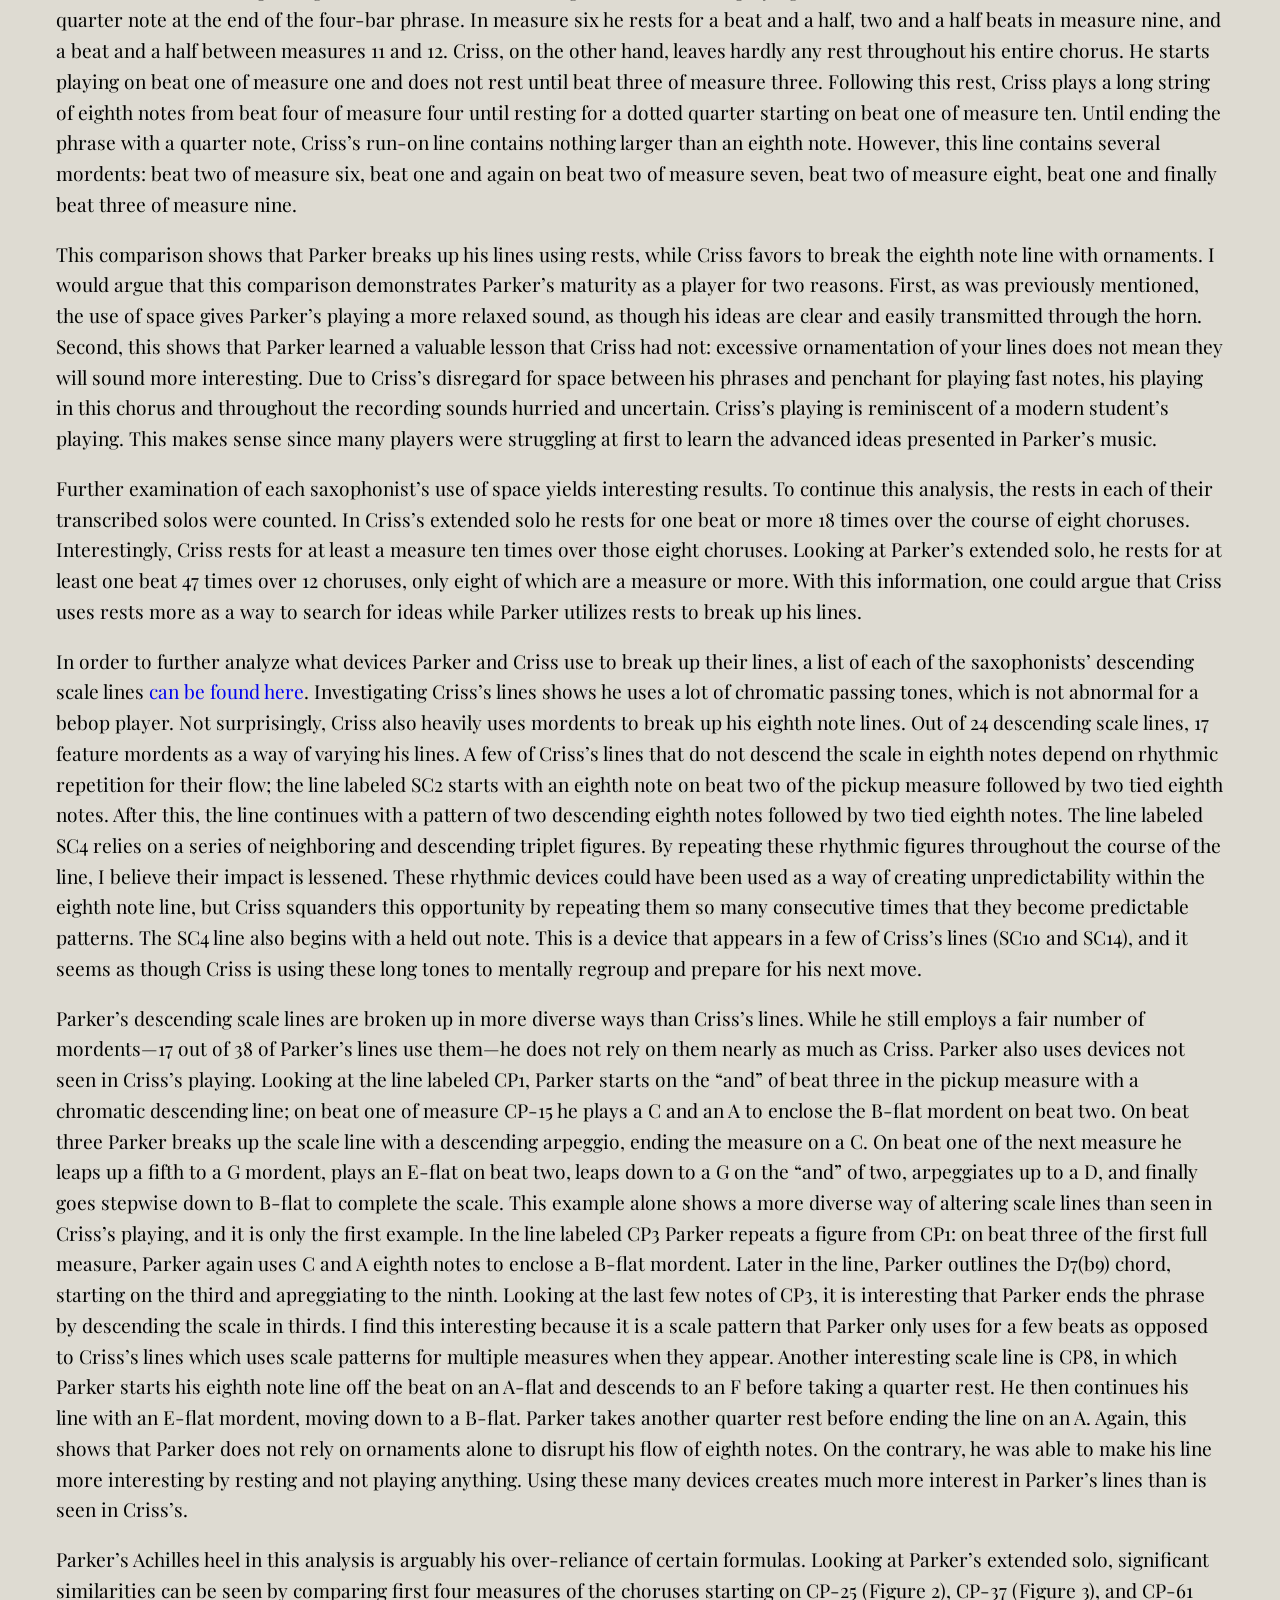
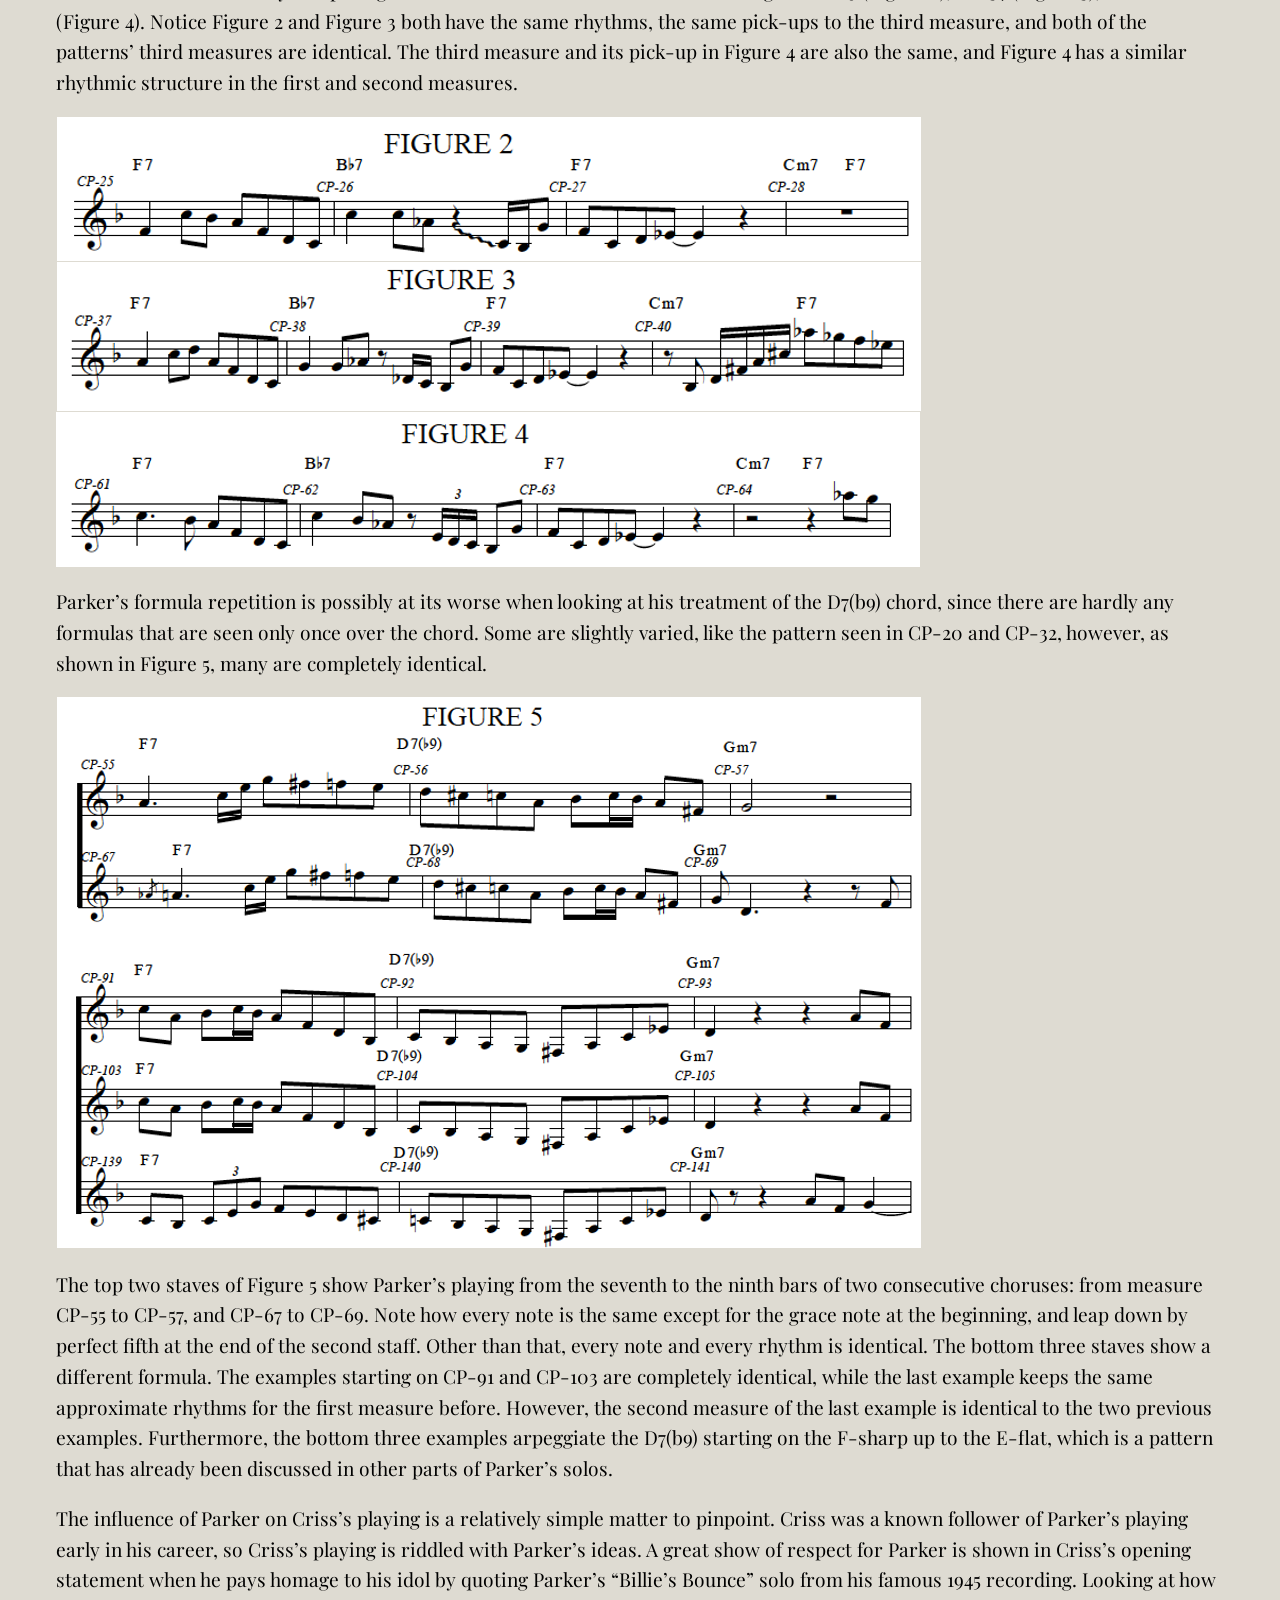
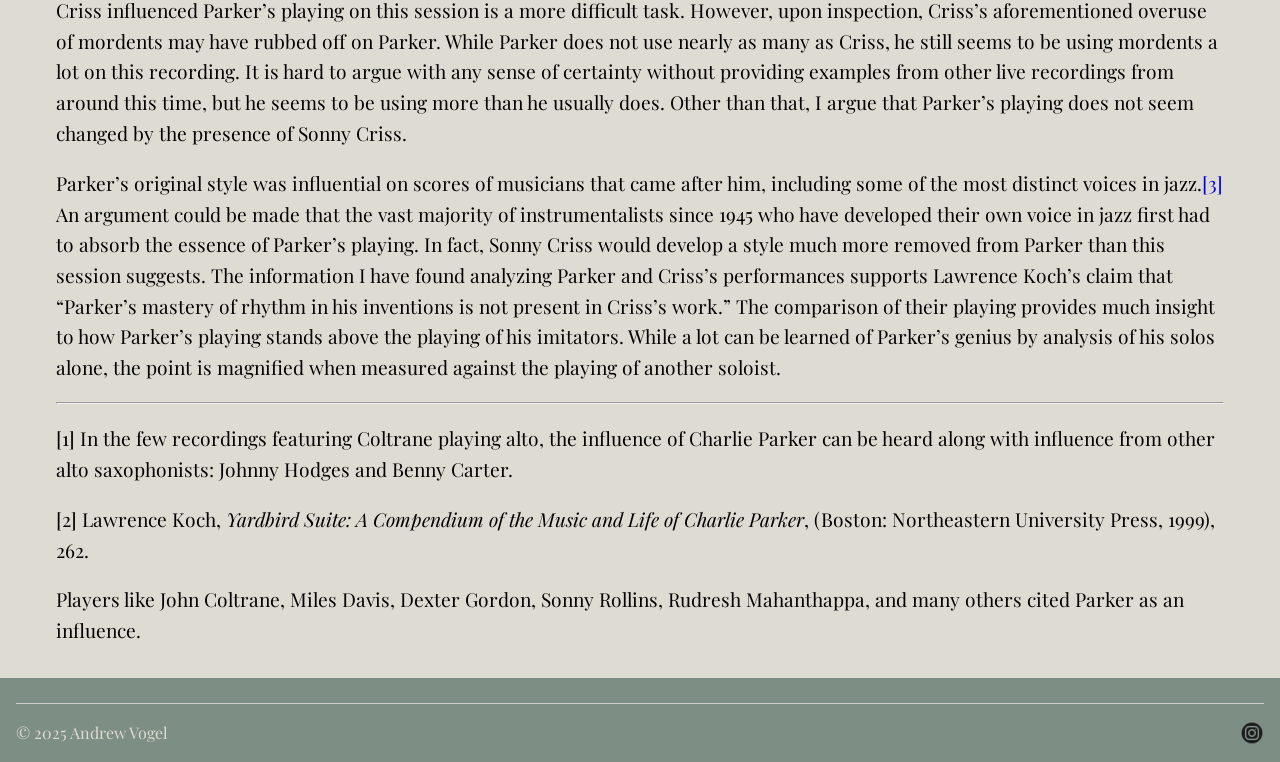
<file: blog-seven.html>
<!DOCTYPE html>
<html lang="en">
<head>
  <meta charset="UTF-8">
  <meta name="viewport" content="width=device-width, initial-scale=1.0">
    <title>Half-Brewed Blog</title>

  <!-- Favicon -->
  <link rel="icon" type="image/x-icon" href="favicon.ico">
  <link rel="icon" type="image/png" sizes="32x32" href="favicon-32x32.png">
  <link rel="icon" type="image/png" sizes="16x16" href="favicon-16x16.png">
  <link rel="apple-touch-icon" sizes="180x180" href="apple-touch-icon.png">

  <link rel="stylesheet" href="style-sheet/style.css">
  <link rel="preconnect" href="https://fonts.googleapis.com">
  <link rel="preconnect" href="https://fonts.gstatic.com" crossorigin>
  <link href="https://fonts.googleapis.com/css2?family=Playfair+Display:ital,wght@0,400..900;1,400..900&display=swap" rel="stylesheet">
</head>
<body>
     <header>
    <nav class="navbar">
      <div class="nav-left">
        <a href="index.html">Andrew Vogel</a>
      </div>
      
      <div class="nav-center">
        <a href="about.html">About</a>
        <a href="cv.html">CV</a>
        <a href="blog.html">Half-Brewed Blog </a>
      </div>
      
      <div class="nav-right">
        <a href="mailto:andrewvogel@ufl.edu">
        <button class="btn">Contact</button>
        </a>
      </div>
    </nav>

    <hr class="footer-line">

   </header>
  <main>
    <div class="container">
      <h1>Comparing Charlie Parker and Sonny Criss on ‘The Squirrel’</h1>
      <p>Charlie Parker left an imprint with his improvisational style that was unavoidable for any alto saxophonist that came after him. Many saxophonists are scrutinized for sounding too much like Parker. In fact, players like Sonny Stitt and John Coltrane went so far as to switch to tenor before they ceased sounding like Charlie Parker impersonators.<a href="#footnote-one">[1]</a> It is fascinating to hear Parker play with one of his disciples, especially when they are playing the same horn. For this paper, I will be comparing the playing of Charlie Parker to one of his followers, Sonny Criss.</p>

      <p>Sonny Criss was an alto saxophonist who was heavily influenced by Parker in the late 1940s. While Criss would eventually find his own style, during the beginning of his career he sounded very similar to Parker. The two are recorded together on two occasions; the first was a Jazz at the Philharmonic performance at Carnegie Hall in 1949, and the second was a live recording from a venue called Trade Winds in Inglewood, California.</p>

      <p>Of the two recordings, the better known seems to be the Inglewood jam session where Chet Baker joins them on trumpet, Russ Freeman and possibly Al Haig on piano, Harry Babasin on bass, and Lawrence Marable on drums.  The session consists of four songs: “The Squirrel,” “Irresistible You,” “Indiana,” and “Liza.” I have chosen Tadd Dameron’s “The Squirrel” as the vehicle for my comparison since it is a blues in F, which would have been a familiar form and key for both players.</p>

      <p>Upon listening to the track, it is noticeable that Parker and Criss both have similar stylistic conceptions for their solos. Both players use patterns, descending eighth note scale lines, arpeggios, double-time figures, and use the eighth note line to propel their solos forward.  Despite the similarities to both of their approaches, there are plenty of aspects of Parker’s playing that make it sound more authentic than Criss’s improvisations. This is not a novel observation regarding Parker’s playing in comparison to those he immediately influenced. In <em>ardbird Suite: A Compendium of the Music and Life of Charlie Parker</em>, Lawrence Koch notes Parker and Criss’s playing during this session:</p>

      <p><blockquote>A striking comparison can be made between Parker and Criss, then a young Bird disciple. Parker’s mastery of rhythm in his inventions is not present in Criss’s work. Criss mainly alternates strings of eighth notes with rifflike figures and is often rhythmically repetitive in his phrasing. This same problem was present with many of the Bird-schooled alto players of the period; they grasped much of the essential sound of Parker’s music but failed to assimilate the rhythmic subtleties (which was a large part of Bird’s genius).<a href="#footnote-two">[2]</a></blockquote></p>

      <p>Koch’s remarks about Sonny Criss’s playing seem harsh, but they receive ample support when comparing the two saxophonists’ transcribed solos. In Figure 1, a chorus of Parker improvising is compared to a chorus of Criss improvising. This happens towards the end of the track when Criss, Baker, and Parker are trading choruses. In these two choruses, Parker and Criss are very similar for a few reasons: they both start their solos with the same formula, they both go on to develop the formula, they both use the same formula over the D7(b9) chord (both play the same formula over D7, but this formula is different than the one used to open each of their choruses), and they each use the eighth note line to drive their solos forward. </p>

      <img src="images/Figure1.webp" alt="Notation 1" loading="lazy">

      <p>To begin examining the differences between the two, look at the way each player develops the initial formula (the formula and its repetitions are bracketed. On Criss’s chorus, partial repetitions are bracketed at the top). In Parker’s solo, notice that he plays the formula starting on beat one of measure one, then rests for two beats before repeating the formula on beat two of measure two. The second time he plays it, he changes the A to and A-flat to better fit the chord. Parker subtly varies the rhythm of the formula the third time he plays it by starting it on the “and” of beat one of measure three, and puts an eight rest between the first and second note of the formula. Parker also adds a string of eighth notes to the end of the formula to finish the phrase. On beat one of measure five, Parker plays the formula one more time to start the second four-bar hyper-measure. Parker’s development of his formula is rather subtle rhythmically as well as melodically. In the first repetition, only one note is changed; on the second repetition, none of the notes are changed, though notes are added as an extension; the last time Parker plays the formula, the ending is slightly changed.</p>

      <p>Compared to Parker, Criss’s development of the formula is about as subtle as a gunshot. On beat one of Criss’s first measure he plays the formula, though he changes the last three notes. On beat three of the next measure Criss repeats the formula, this time ending on a quarter note on beat one of measure three. On beat two of that same measure, Criss plays a fraction of the formula. By removing the first note, the formula becomes a descending arpeggio. Criss also changes the intervals of the arpeggio, making it an augmented triad (enharmonically spelled) followed by a half step, ending on E.  On beat one of measure four, Criss tags his formula fragment with a descending augmented triad, ending on E again. Starting on beat four of measure four, Criss begins rapidly repeating his formula—an augmented triad followed by an E—and drops the augmented triad by a half step on each repetition. On beat two of measure six, Criss ornaments his final formula fragment with a mordent.</p>

      <p>The next point of comparison between these two choruses is Parker and Criss’s treatment of the D7(b9) on the eighth measure of each chorus. Both players arpeggiate the D7(b9) with a triplet starting on the third of the chord (Parker starting on beat two of the measure), Criss starting on beat four.  After the triplet, both saxophonists play an E-flat, an upper mordent, and follow with a descending eighth note line starting on a D. Furthermore, both players lead into the triplet with the same notes. Starting on beat three of measure seven, Parker plays six eighth notes before the triplet: A, B-flat, C, B-flat, A, and G. Criss plays those same six notes starting on the “and” of beat one on measure eight of his chorus, though the B-flat and second A are sixteenth notes.</p>

      <p> These two choruses have a staggering number of similarities. However, focusing on the things these players did differently reveals why Parker is considered the master in this session and Criss is the tenderfoot. In Parker’s chorus, he gave the formula and each of its repetitions the same arching contour by starting on a C, followed by an F a perfect fourth above, and then returning to C before descending (usually stepwise). However, Parker developed the formula using slight variation in rhythm and note choice—the latter was previously discussed. Parker started the formula on a different place in the measure three out of the four times he played it, and on the third he used eighth rests to alter the rhythm.</p>

      <p>One important difference between Parker and Criss’s playing here is their use of space throughout their entire choruses. Parker uses more rests between formulas and phrases to give his chorus a relaxed pace. After playing the formula in measure one, Parker rests for two beats before repeating the formula. He leaves an eighth note between playing it the second and third time, and leaves a quarter note at the end of the four-bar phrase. In measure six he rests for a beat and a half, two and a half beats in measure nine, and a beat and a half between measures 11 and 12. Criss, on the other hand, leaves hardly any rest throughout his entire chorus. He starts playing on beat one of measure one and does not rest until beat three of measure three. Following this rest, Criss plays a long string of eighth notes from beat four of measure four until resting for a dotted quarter starting on beat one of measure ten. Until ending the phrase with a quarter note, Criss’s run-on line contains nothing larger than an eighth note. However, this line contains several mordents: beat two of measure six, beat one and again on beat two of measure seven, beat two of measure eight, beat one and finally beat three of measure nine.</p>

      <p>This comparison shows that Parker breaks up his lines using rests, while Criss favors to break the eighth note line with ornaments.  I would argue that this comparison demonstrates Parker’s maturity as a player for two reasons. First, as was previously mentioned, the use of space gives Parker’s playing a more relaxed sound, as though his ideas are clear and easily transmitted through the horn. Second, this shows that Parker learned a valuable lesson that Criss had not: excessive ornamentation of your lines does not mean they will sound more interesting. Due to Criss’s disregard for space between his phrases and penchant for playing fast notes, his playing in this chorus and throughout the recording sounds hurried and uncertain. Criss’s playing is reminiscent of a modern student’s playing. This makes sense since many players were struggling at first to learn the advanced ideas presented in Parker’s music.</p>

      <p>Further examination of each saxophonist’s use of space yields interesting results. To continue this analysis, the rests in each of their transcribed solos were counted. In Criss’s extended solo he rests for one beat or more 18 times over the course of eight choruses. Interestingly, Criss rests for at least a measure ten times over those eight choruses. Looking at Parker’s extended solo, he rests for at least one beat 47 times over 12 choruses, only eight of which are a measure or more. With this information, one could argue that Criss uses rests more as a way to search for ideas while Parker utilizes rests to break up his lines.</p>

      <p>In order to further analyze what devices Parker and Criss use to break up their lines, a list of each of the saxophonists’ descending scale lines <a href="https://static1.squarespace.com/static/65583c7ed65310039f703696/t/66f46f069efc12638173017d/1727295276183/Sonny+Criss+and+Charlie+Parker+Descending+Scale+Lines">can be found here</a>. Investigating Criss’s lines shows he uses a lot of chromatic passing tones, which is not abnormal for a bebop player. Not surprisingly, Criss also heavily uses mordents to break up his eighth note lines. Out of 24 descending scale lines, 17 feature mordents as a way of varying his lines. A few of Criss’s lines that do not descend the scale in eighth notes depend on rhythmic repetition for their flow; the line labeled SC2 starts with an eighth note on beat two of the pickup measure followed by two tied eighth notes. After this, the line continues with a pattern of two descending eighth notes followed by two tied eighth notes. The line labeled SC4 relies on a series of neighboring and descending triplet figures. By repeating these rhythmic figures throughout the course of the line, I believe their impact is lessened. These rhythmic devices could have been used as a way of creating unpredictability within the eighth note line, but Criss squanders this opportunity by repeating them so many consecutive times that they become predictable patterns. The SC4 line also begins with a held out note. This is a device that appears in a few of Criss’s lines (SC10 and SC14), and it seems as though Criss is using these long tones to mentally regroup and prepare for his next move.</p>

      <p>Parker’s descending scale lines are broken up in more diverse ways than Criss’s lines. While he still employs a fair number of mordents—17 out of 38 of Parker’s lines use them—he does not rely on them nearly as much as Criss. Parker also uses devices not seen in Criss’s playing. Looking at the line labeled CP1, Parker starts on the “and” of beat three in the pickup measure with a chromatic descending line; on beat one of measure CP-15 he plays a C and an A to enclose the B-flat mordent on beat two. On beat three Parker breaks up the scale line with a descending arpeggio, ending the measure on a C. On beat one of the next measure he leaps up a fifth to a G mordent, plays an E-flat on beat two, leaps down to a G on the “and” of two, arpeggiates up to a D, and finally goes stepwise down to B-flat to complete the scale. This example alone shows a more diverse way of altering scale lines than seen in Criss’s playing, and it is only the first example. In the line labeled CP3 Parker repeats a figure from CP1: on beat three of the first full measure, Parker again uses C and A eighth notes to enclose a B-flat mordent. Later in the line, Parker outlines the D7(b9) chord, starting on the third and apreggiating to the ninth. Looking at the last few notes of CP3, it is interesting that Parker ends the phrase by descending the scale in thirds. I find this interesting because it is a scale pattern that Parker only uses for a few beats as opposed to Criss’s lines which uses scale patterns for multiple measures when they appear. Another interesting scale line is CP8, in which Parker starts his eighth note line off the beat on an A-flat and descends to an F before taking a quarter rest. He then continues his line with an E-flat mordent, moving down to a B-flat. Parker takes another quarter rest before ending the line on an A. Again, this shows that Parker does not rely on ornaments alone to disrupt his flow of eighth notes. On the contrary, he was able to make his line more interesting by resting and not playing anything. Using these many devices creates much more interest in Parker’s lines than is seen in Criss’s.</p>

      <p>Parker’s Achilles heel in this analysis is arguably his over-reliance of certain formulas. Looking at Parker’s extended solo, significant similarities can be seen by comparing first four measures of the choruses starting on CP-25 (Figure 2), CP-37 (Figure 3), and CP-61 (Figure 4). Notice Figure 2 and Figure 3 both have the same rhythms, the same pick-ups to the third measure, and both of the patterns’ third measures are identical. The third measure and its pick-up in Figure 4 are also the same, and Figure 4 has a similar rhythmic structure in the first and second measures. </p>

      <div><img src="images/Figure2.webp" alt="Notation 2" loading="lazy"></div>
      <div><img src="images/Figure3.webp" alt="Notation 3" loading="lazy"></div>
      <div><img src="images/Figure4.webp" alt="Notation 4" loading="lazy"></div>

      <p> Parker’s formula repetition is possibly at its worse when looking at his treatment of the D7(b9) chord, since there are hardly any formulas that are seen only once over the chord. Some are slightly varied, like the pattern seen in CP-20 and CP-32, however, as shown in Figure 5, many are completely identical. </p>

      <div><img src="images/Figure5.webp" alt="Notation 5" loading="lazy"></div>

      <p>The top two staves of Figure 5 show Parker’s playing from the seventh to the ninth bars of two consecutive choruses: from measure CP-55 to CP-57, and CP-67 to CP-69. Note how every note is the same except for the grace note at the beginning, and leap down by perfect fifth at the end of the second staff. Other than that, every note and every rhythm is identical. The bottom three staves show a different formula. The examples starting on CP-91 and CP-103 are completely identical, while the last example keeps the same approximate rhythms for the first measure before. However, the second measure of the last example is identical to the two previous examples. Furthermore, the bottom three examples arpeggiate the D7(b9) starting on the F-sharp up to the E-flat, which is a pattern that has already been discussed in other parts of Parker’s solos.</p>

      <p>The influence of Parker on Criss’s playing is a relatively simple matter to pinpoint. Criss was a known follower of Parker’s playing early in his career, so Criss’s playing is riddled with Parker’s ideas. A great show of respect for Parker is shown in Criss’s opening statement when he pays homage to his idol by quoting Parker’s “Billie’s Bounce” solo from his famous 1945 recording. Looking at how Criss influenced Parker’s playing on this session is a more difficult task. However, upon inspection, Criss’s aforementioned overuse of mordents may have rubbed off on Parker. While Parker does not use nearly as many as Criss, he still seems to be using mordents a lot on this recording. It is hard to argue with any sense of certainty without providing examples from other live recordings from around this time, but he seems to be using more than he usually does. Other than that, I argue that Parker’s playing does not seem changed by the presence of Sonny Criss.</p>

      <p>Parker’s original style was influential on scores of musicians that came after him, including some of the most distinct voices in jazz.<a href="#footnote-three">[3]</a> An argument could be made that the vast majority of instrumentalists since 1945 who have developed their own voice in jazz first had to absorb the essence of Parker’s playing.  In fact, Sonny Criss would develop a style much more removed from Parker than this session suggests. The information I have found analyzing Parker and Criss’s performances supports Lawrence Koch’s claim that “Parker’s mastery of rhythm in his inventions is not present in Criss’s work.” The comparison of their playing provides much insight to how Parker’s playing stands above the playing of his imitators. While a lot can be learned of Parker’s genius by analysis of his solos alone, the point is magnified when measured against the playing of another soloist. </p>

      <hr>

      <p id="footnote-one">[1] In the few recordings featuring Coltrane playing alto, the influence of Charlie Parker can be heard along with influence from other alto saxophonists: Johnny Hodges and Benny Carter.</p>

      <p id="footnote-two">[2] Lawrence Koch, <em>Yardbird Suite: A Compendium of the Music and Life of Charlie Parker</em>, (Boston: Northeastern University Press, 1999), 262.</p>

      <p id="footnote-three">Players like John Coltrane, Miles Davis, Dexter Gordon, Sonny Rollins, Rudresh Mahanthappa, and many others cited Parker as an influence.</p>

    </div>

  </main>
  <footer>
  <hr class="footer-line">

  <div class="footer-content">
    <p>&copy; 2025 Andrew Vogel</p>

    <div class="socials">
      <ul>
        <li>
          <a href="https://www.instagram.com/aa_vogel/" target="_blank">
            <img src="images/instagram.png" alt="Instagram">
          </a>
        </li>
        <!-- Add more socials here if needed -->
      </ul>
    </div>
  </div>
</footer>
<script src="script.js"></script>  
</body>
</html>
</file>
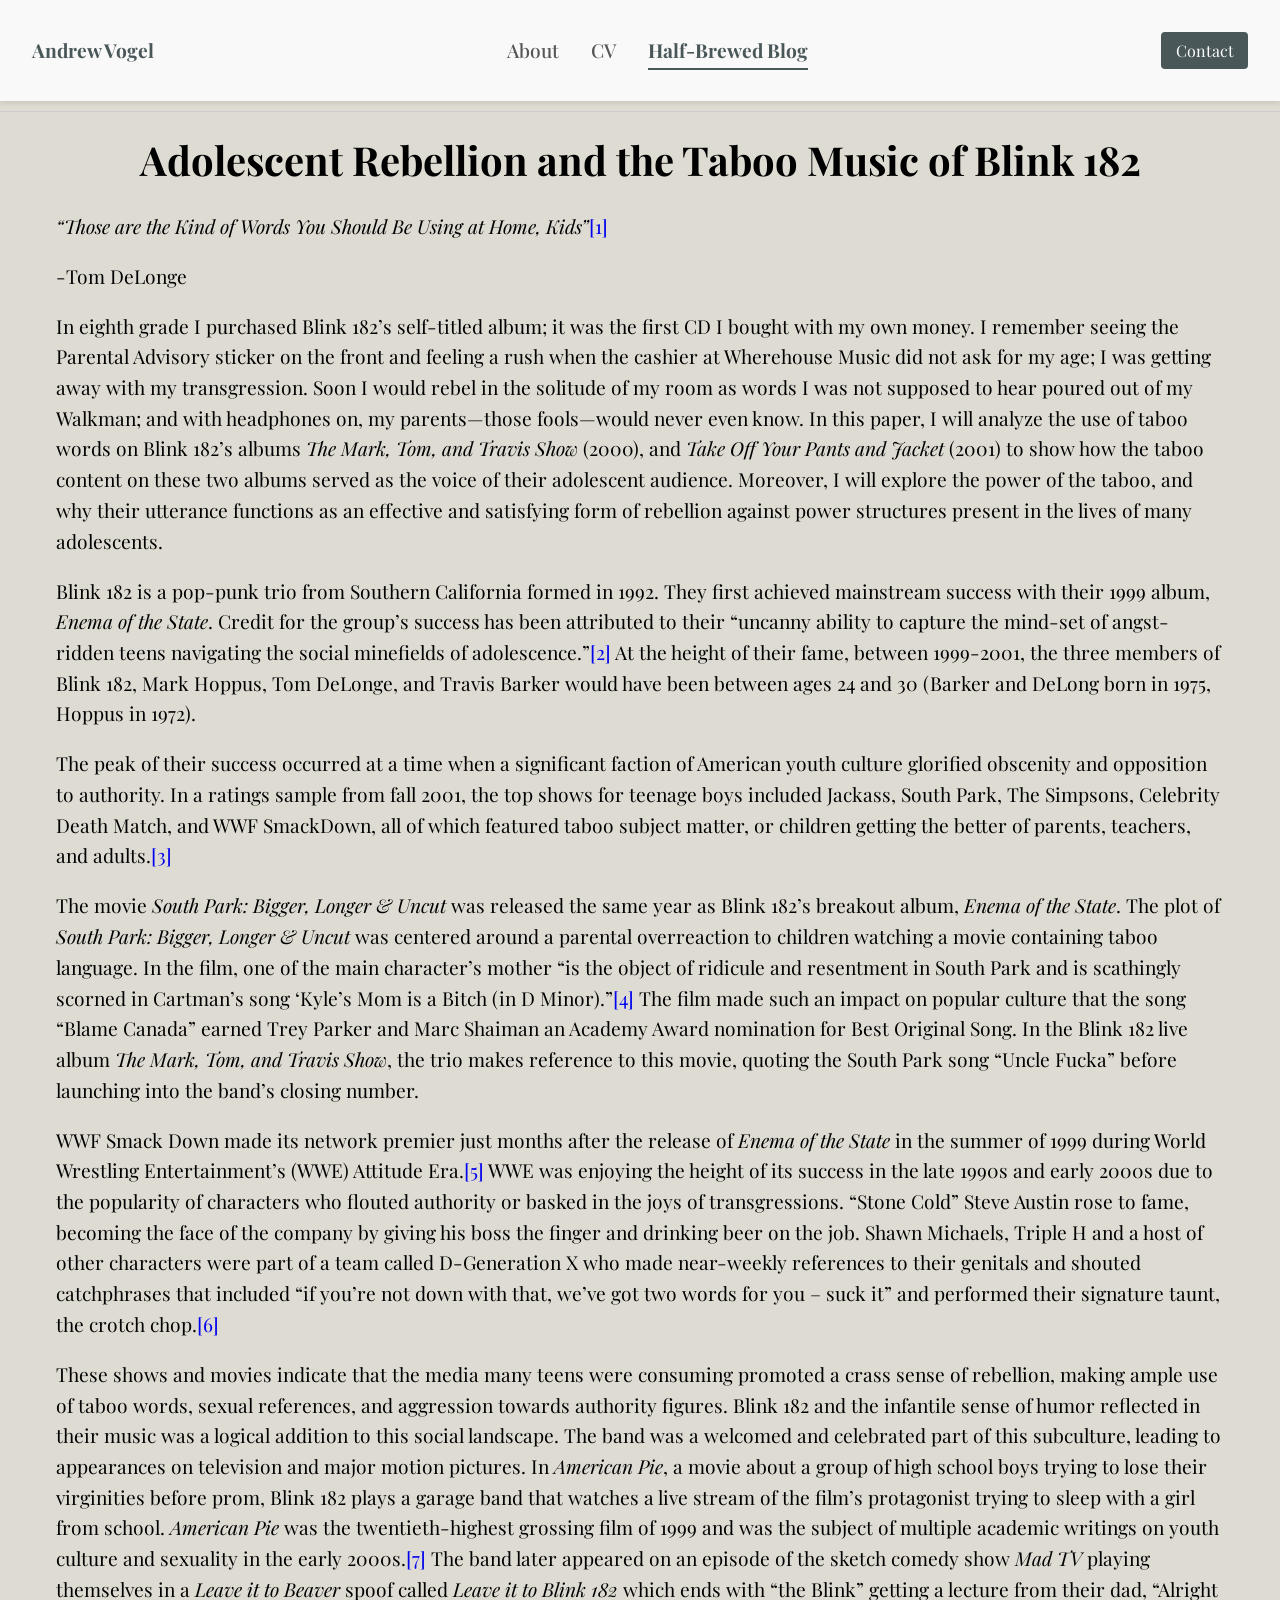
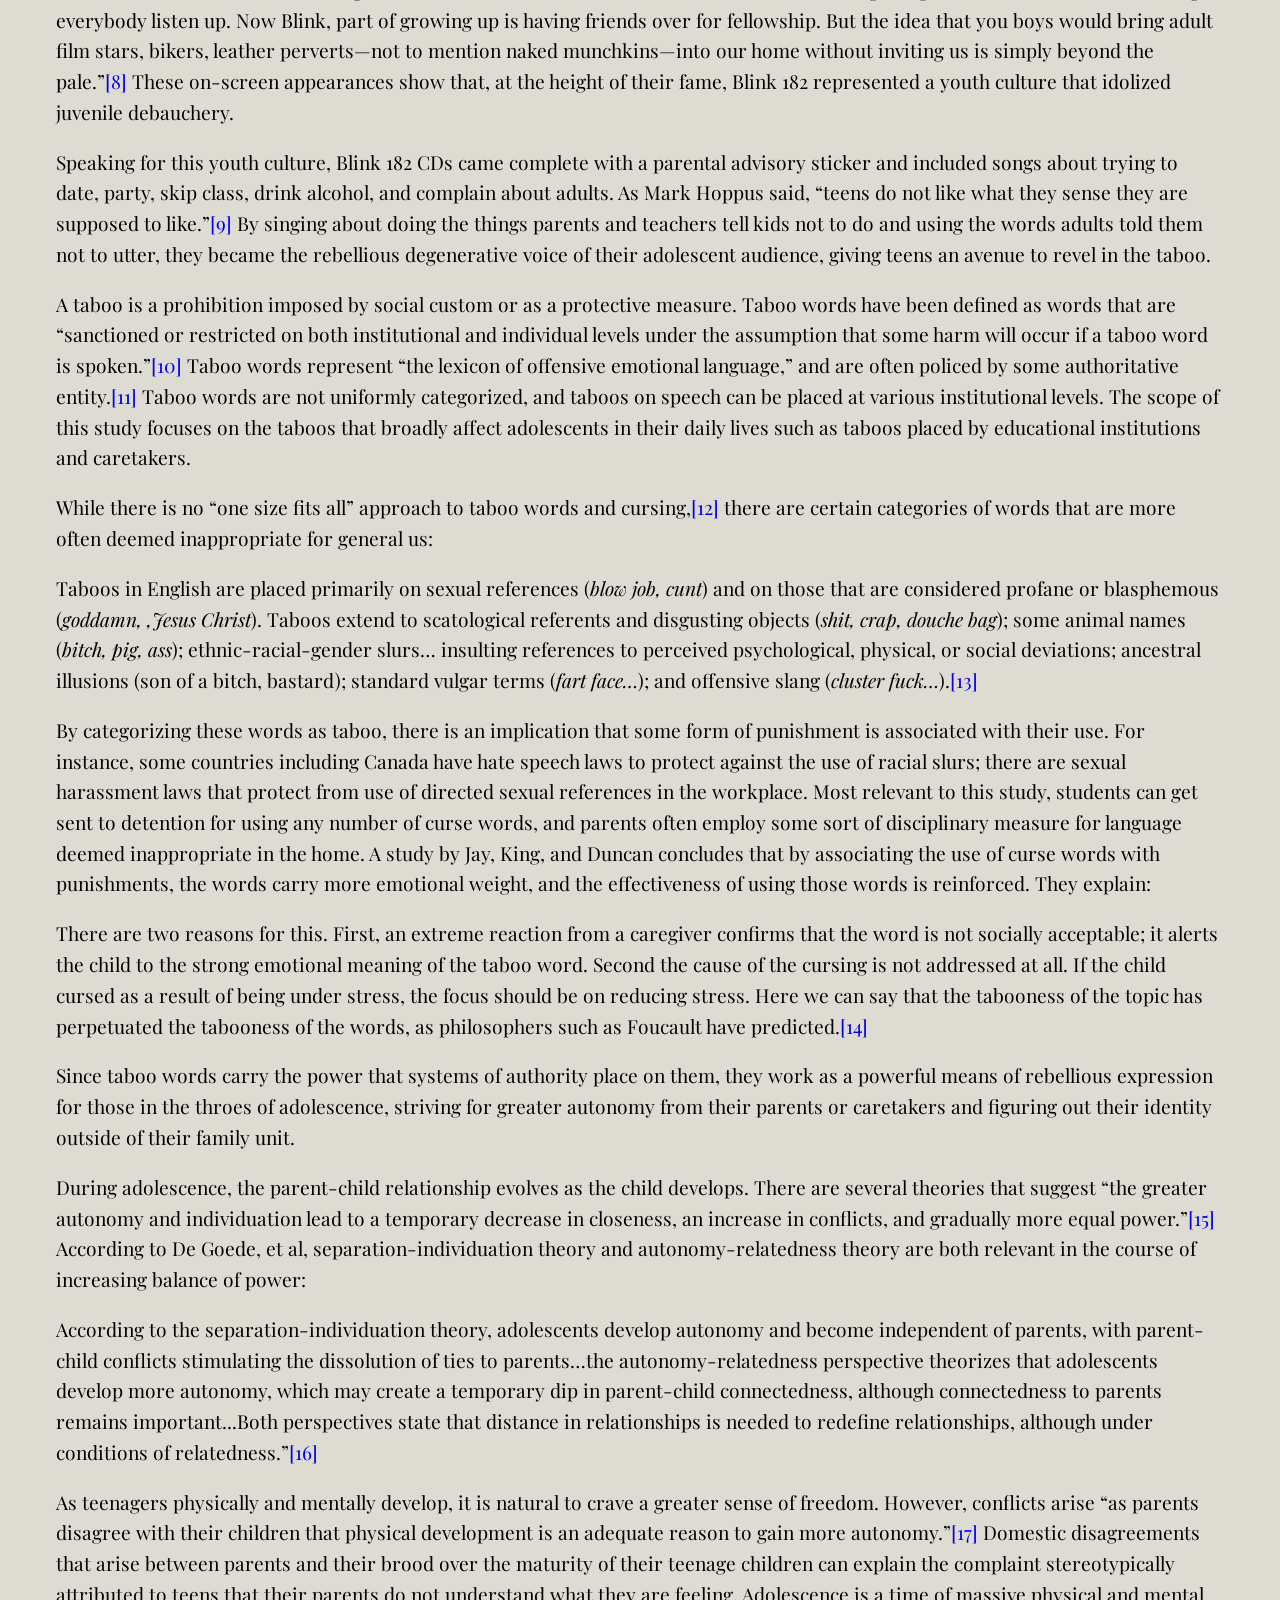
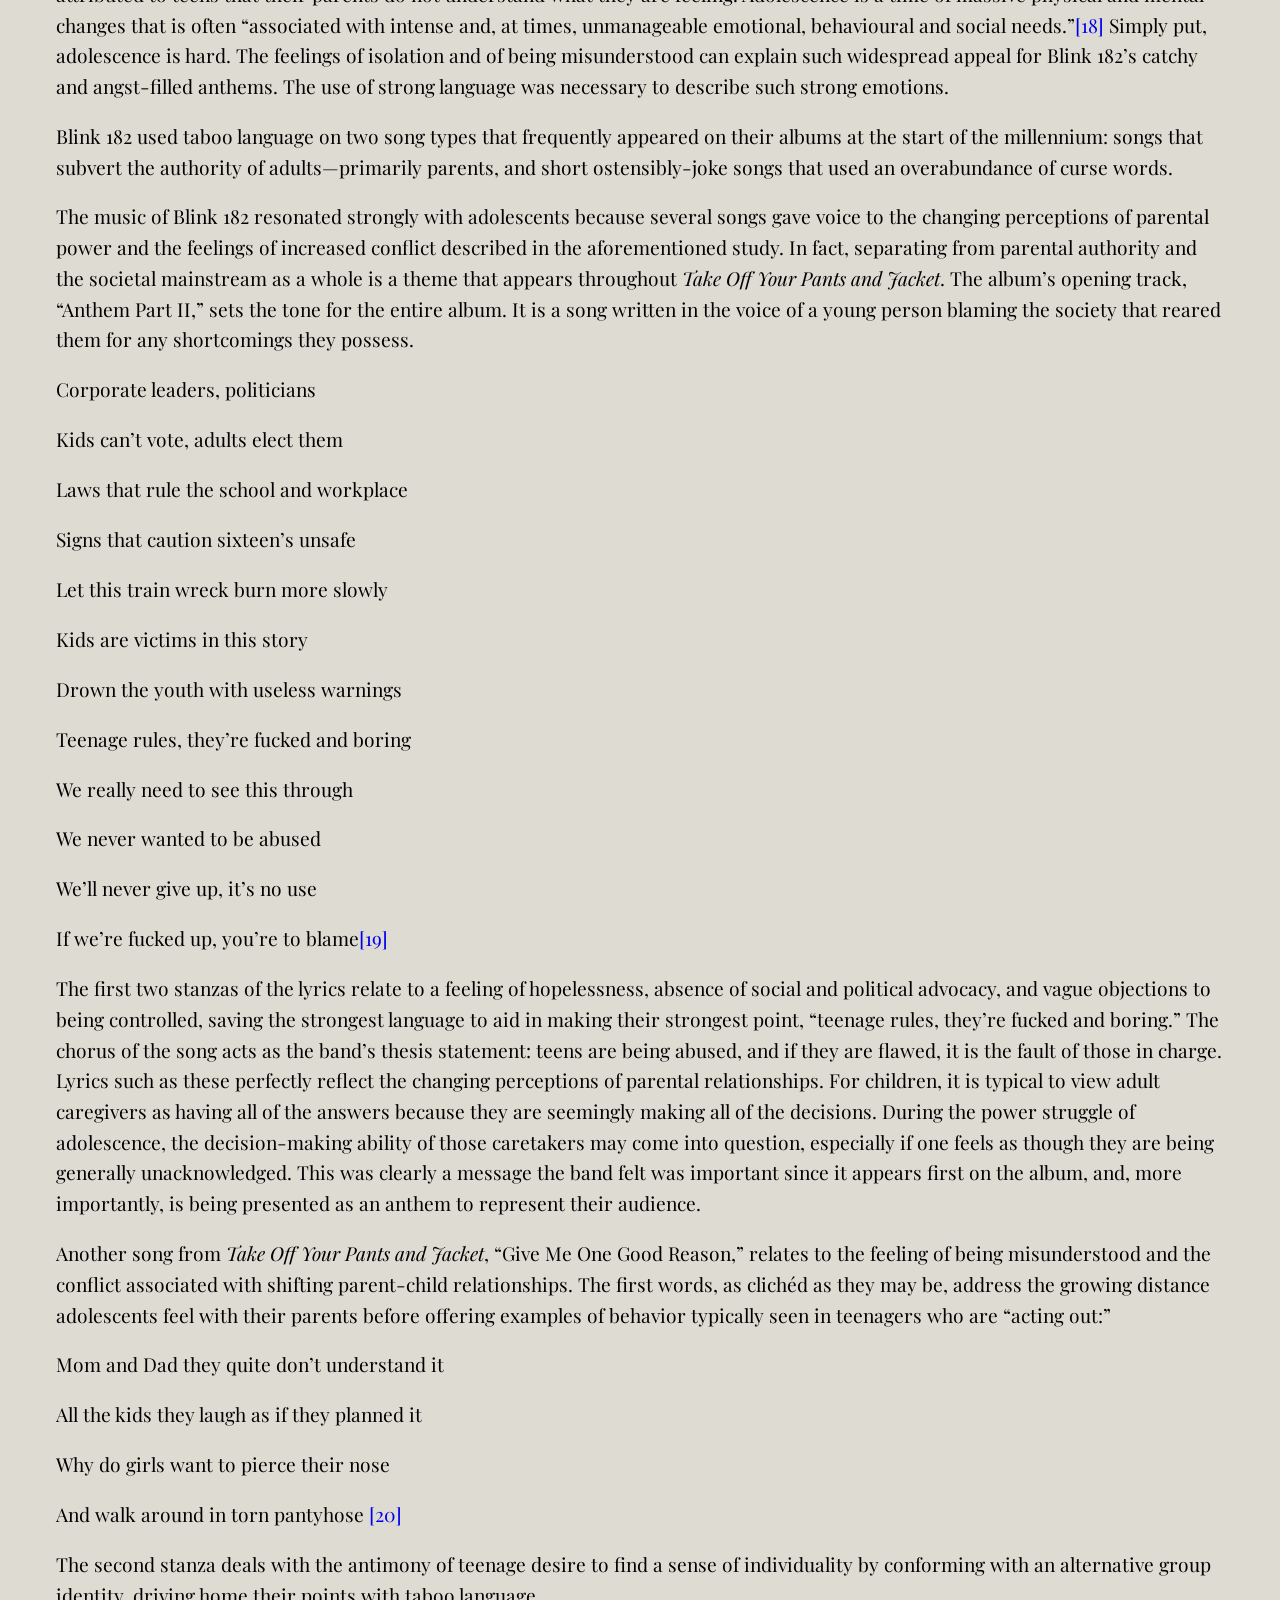
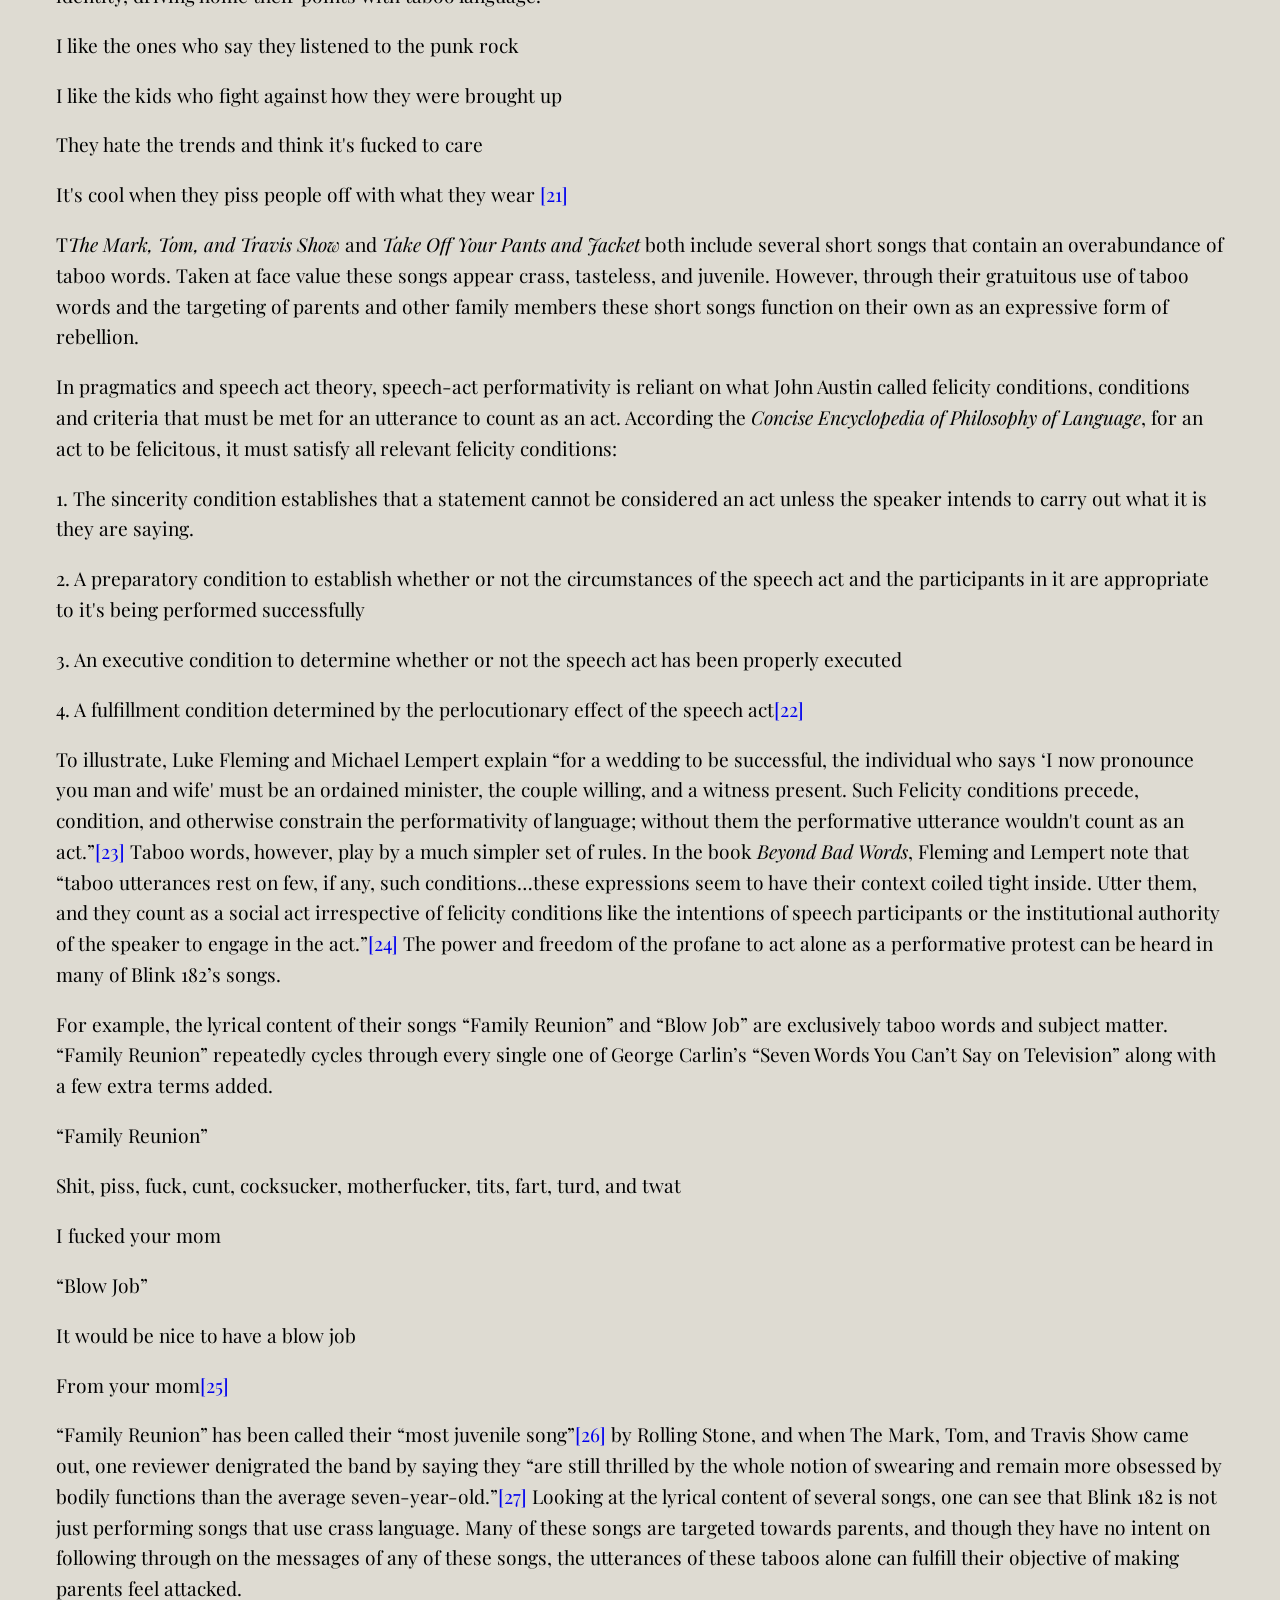
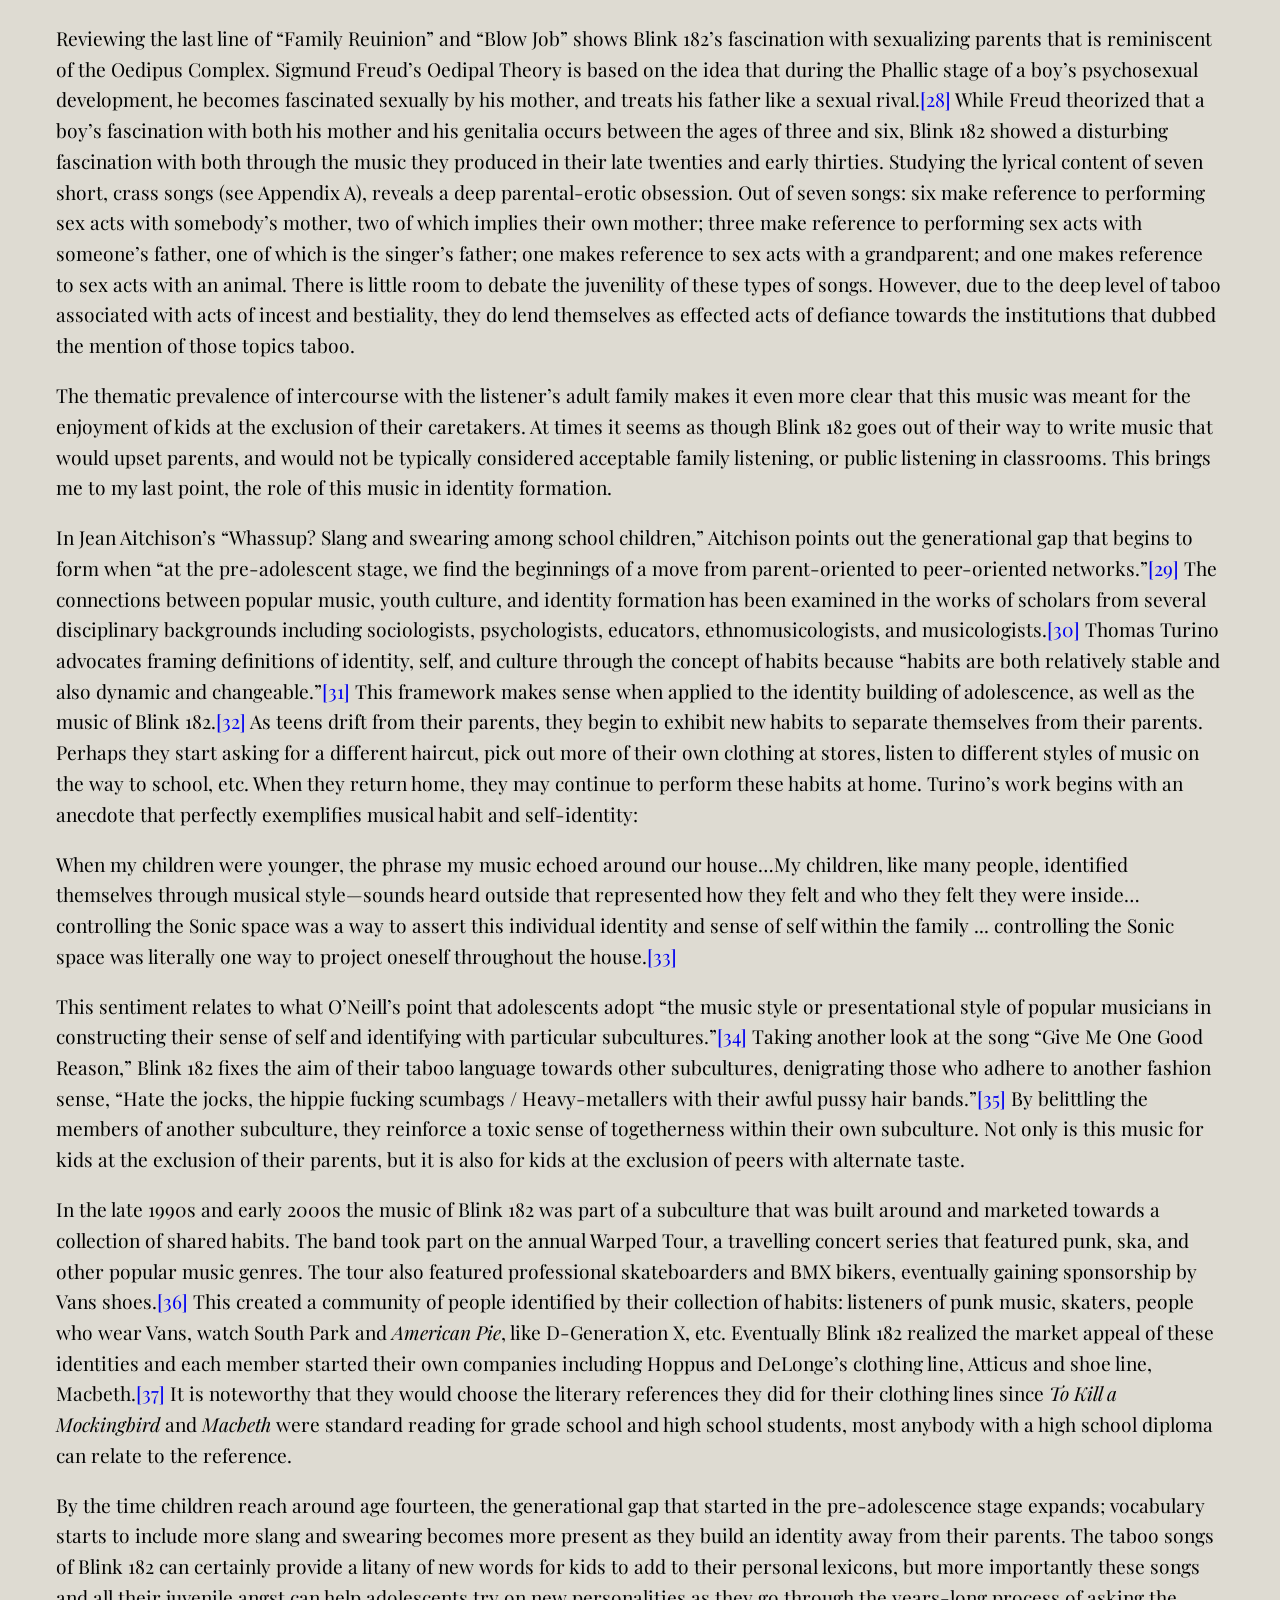
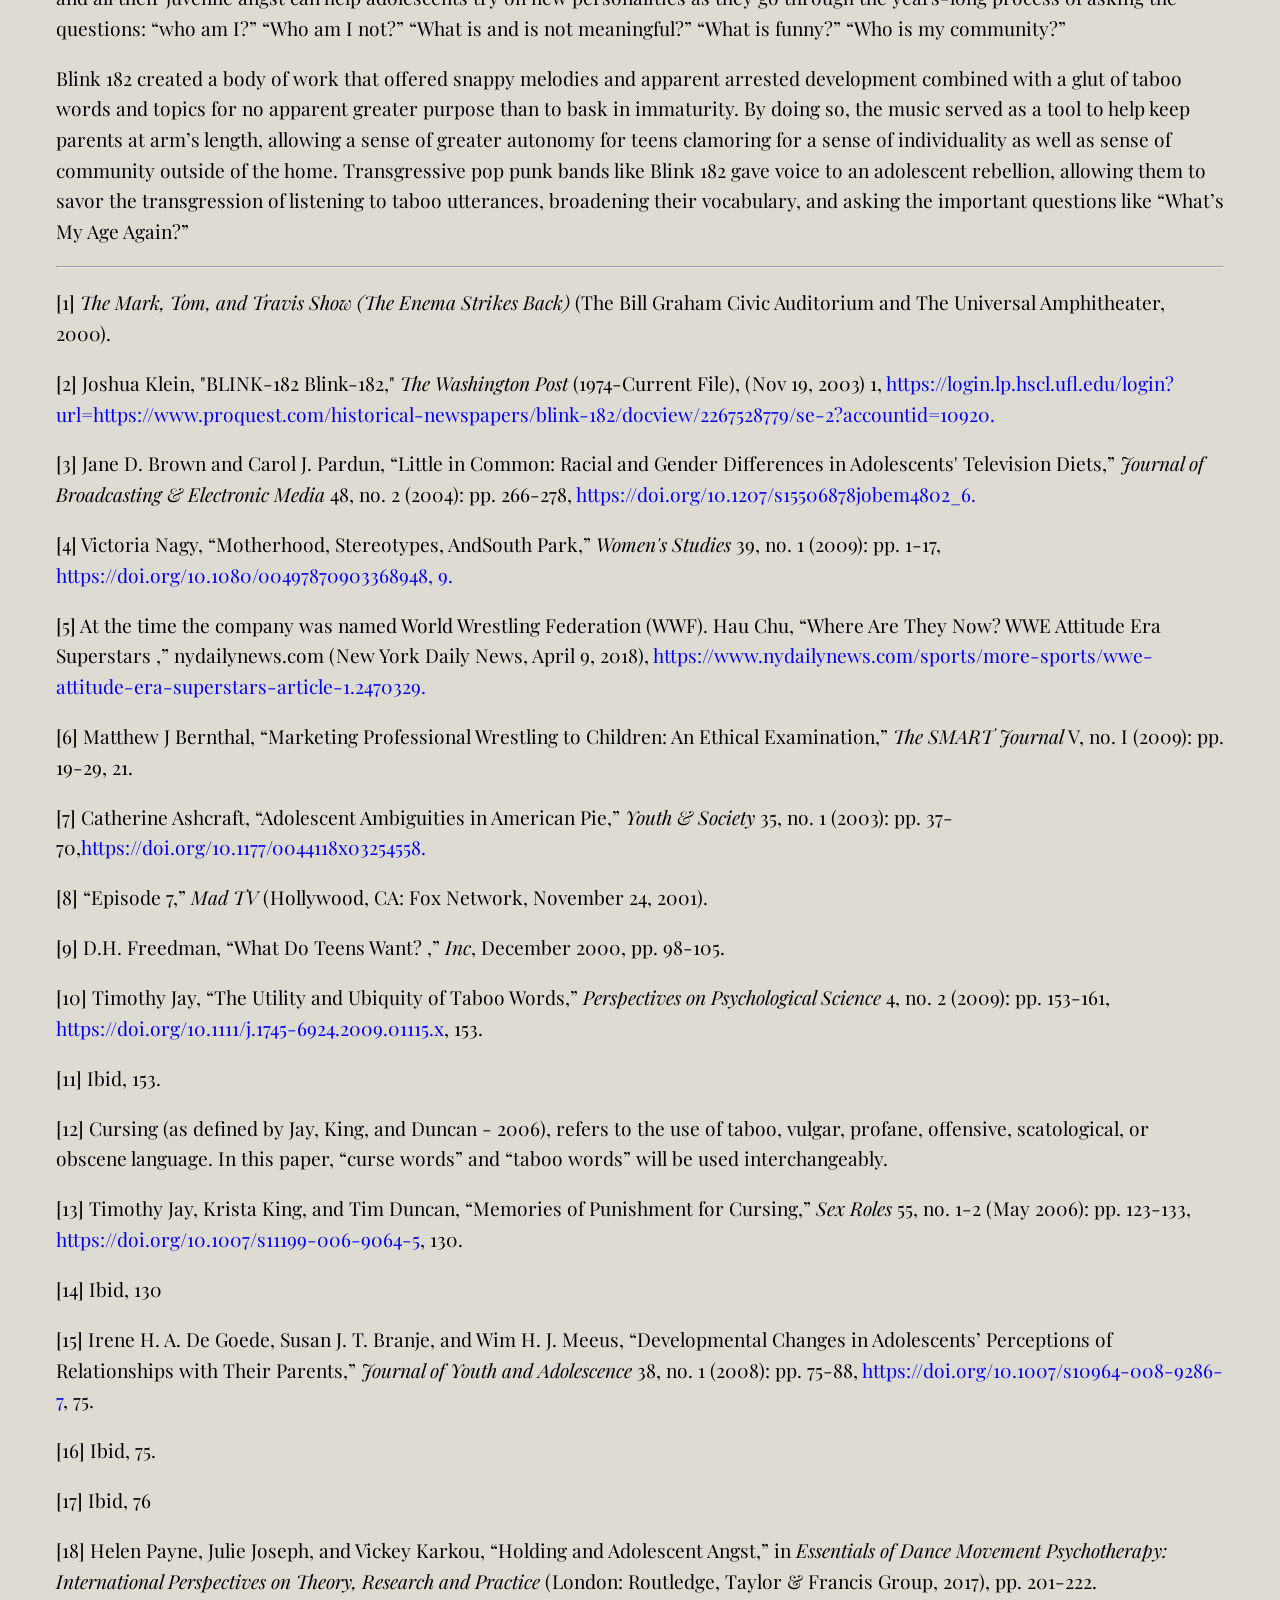
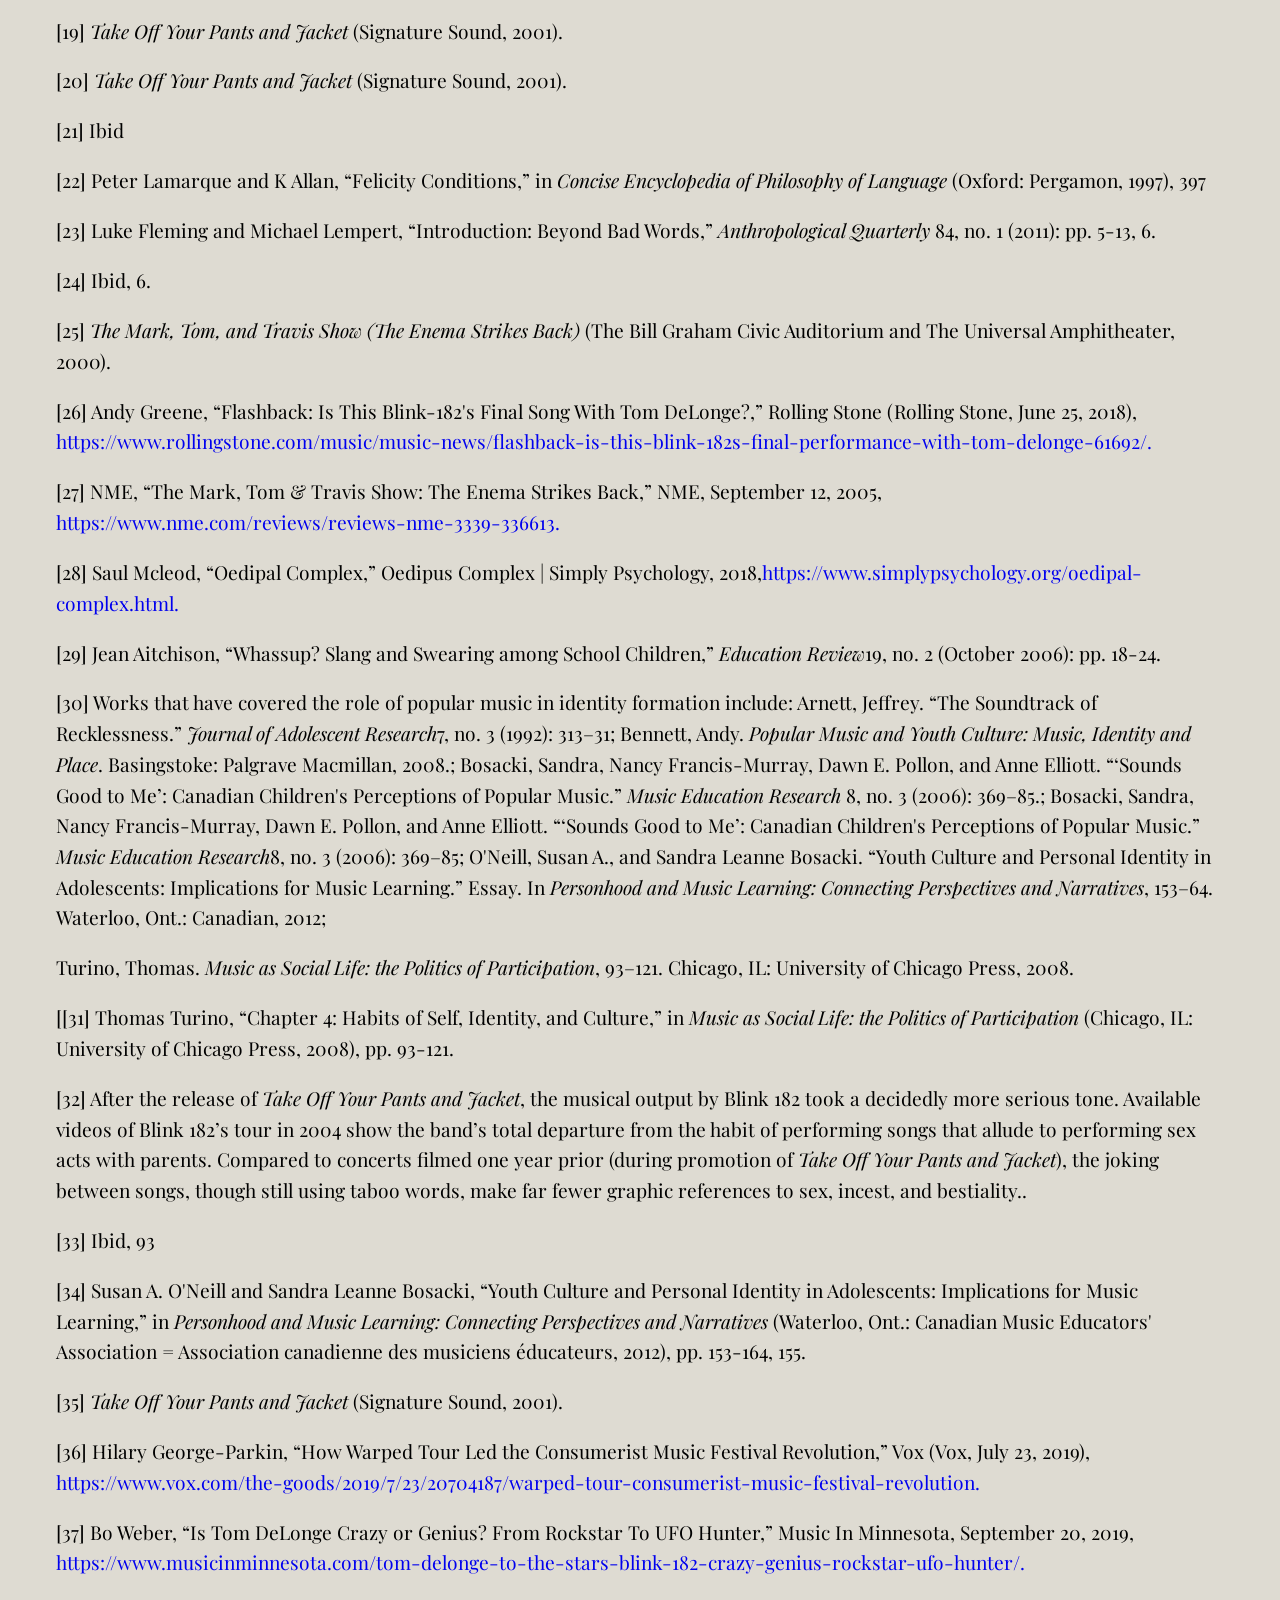
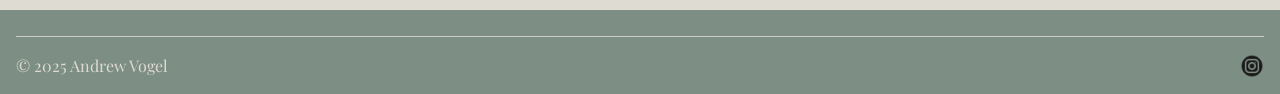
<file: blog-six.html>
<!DOCTYPE html>
<html lang="en">
<head>
  <meta charset="UTF-8">
  <meta name="viewport" content="width=device-width, initial-scale=1.0">
  <title>Half-Brewed Blog</title>

    <!-- Favicon -->
  <link rel="icon" type="image/x-icon" href="favicon.ico">
  <link rel="icon" type="image/png" sizes="32x32" href="favicon-32x32.png">
  <link rel="icon" type="image/png" sizes="16x16" href="favicon-16x16.png">
  <link rel="apple-touch-icon" sizes="180x180" href="apple-touch-icon.png">

  <link rel="stylesheet" href="style-sheet/style.css">
  <link rel="preconnect" href="https://fonts.googleapis.com">
  <link rel="preconnect" href="https://fonts.gstatic.com" crossorigin>
  <link href="https://fonts.googleapis.com/css2?family=Playfair+Display:ital,wght@0,400..900;1,400..900&display=swap" rel="stylesheet">
</head>
<body>
     <header>
    <nav class="navbar">
      <div class="nav-left">
        <a href="index.html">Andrew Vogel</a>
      </div>
      
      <div class="nav-center">
        <a href="about.html">About</a>
        <a href="cv.html">CV</a>
        <a href="blog.html">Half-Brewed Blog </a>
      </div>
      
      <div class="nav-right">
        <a href="mailto:andrewvogel@ufl.edu">
        <button class="btn">Contact</button>
        </a>
      </div>
    </nav>

    <hr class="footer-line">

   </header>
  <main>
    <div class="container">
      <h1> Adolescent Rebellion and the Taboo Music of Blink 182</h1>
        <p><em>“Those are the Kind of Words You Should Be Using at Home, Kids”</em><a href="#footnote-one">[1]</a></p>

        <p>-Tom DeLonge</p>
                                                                                
        <p>In eighth grade I purchased Blink 182’s self-titled album; it was the first CD I bought with my own money. I remember seeing the Parental Advisory sticker on the front and feeling a rush when the cashier at Wherehouse Music did not ask for my age; I was getting away with my transgression. Soon I would rebel in the solitude of my room as words I was not supposed to hear poured out of my Walkman; and with headphones on, my parents—those fools—would never even know. In this paper, I will analyze the use of taboo words on Blink 182’s albums <em>The Mark, Tom, and Travis Show</em>  (2000), and <em>Take Off Your Pants and Jacket</em> (2001) to show how the taboo content on these two albums served as the voice of their adolescent audience. Moreover, I will explore the power of the taboo, and why their utterance functions as an effective and satisfying form of rebellion against power structures present in the lives of many adolescents. </p>

        <p>Blink 182 is a pop-punk trio from Southern California formed in 1992. They first achieved mainstream success with their 1999 album, <em>Enema of the State</em>. Credit for the group’s success has been attributed to their “uncanny ability to capture the mind-set of angst-ridden teens navigating the social minefields of adolescence.”<a href="#footnote-two">[2]</a> At the height of their fame, between 1999-2001, the three members of Blink 182, Mark Hoppus, Tom DeLonge, and Travis Barker would have been between ages 24 and 30 (Barker and DeLong born in 1975, Hoppus in 1972).</p>

        <p>The peak of their success occurred at a time when a significant faction of American youth culture glorified obscenity and opposition to authority. In a ratings sample from fall 2001, the top shows for teenage boys included Jackass, South Park, The Simpsons, Celebrity Death Match, and WWF SmackDown, all of which featured taboo subject matter, or children getting the better of parents, teachers, and adults.<a href="#footnote-three">[3]</a></p>

        <p>The movie <em>South Park: Bigger, Longer & Uncut</em> was released the same year as Blink 182’s breakout album, <em>Enema of the State</em>. The plot of <em>South Park: Bigger, Longer & Uncut</em>  was centered around a parental overreaction to children watching a movie containing taboo language. In the film, one of the main character’s mother “is the object of ridicule and resentment in South Park and is scathingly scorned in Cartman’s song ‘Kyle’s Mom is a Bitch (in D Minor).”<a href="#footnote-four">[4]</a> The film made such an impact on popular culture that the song “Blame Canada” earned Trey Parker and Marc Shaiman an Academy Award nomination for Best Original Song. In the Blink 182 live album <em>The Mark, Tom, and Travis Show</em>, the trio makes reference to this movie, quoting the South Park song “Uncle Fucka” before launching into the band’s closing number.</p>

        <p>WWF Smack Down made its network premier just months after the release of <em>Enema of the State</em> in the summer of 1999 during World Wrestling Entertainment’s (WWE) Attitude Era.<a href="#footnote-five">[5]</a> WWE was enjoying the height of its success in the late 1990s and early 2000s due to the popularity of characters who flouted authority or basked in the joys of transgressions. “Stone Cold” Steve Austin rose to fame, becoming the face of the company by giving his boss the finger and drinking beer on the job. Shawn Michaels, Triple H and a host of other characters were part of a team called D-Generation X who made near-weekly references to their genitals and shouted catchphrases that included “if you’re not down with that, we’ve got two words for you – suck it” and performed their signature taunt, the crotch chop.<a href="#footnote-six">[6]</a> </p>

        <p>These shows and movies indicate that the media many teens were consuming promoted a crass sense of rebellion, making ample use of taboo words, sexual references, and aggression towards authority figures. Blink 182 and the infantile sense of humor reflected in their music was a logical addition to this social landscape. The band was a welcomed and celebrated part of this subculture, leading to appearances on television and major motion pictures. In <em>American Pie</em>, a movie about a group of high school boys trying to lose their virginities before prom, Blink 182 plays a garage band that watches a live stream of the film’s protagonist trying to sleep with a girl from school. <em>American Pie</em> was the twentieth-highest grossing film of 1999 and was the subject of multiple academic writings on youth culture and sexuality in the early 2000s.<a href="#footnote-seven">[7]</a> The band later appeared on an episode of the sketch comedy show  <em>Mad TV</em> playing themselves in a <em>Leave it to Beaver</em> spoof called <em>Leave it to Blink 182</em> which ends with “the Blink” getting a lecture from their dad, “Alright everybody listen up. Now Blink, part of growing up is having friends over for fellowship. But the idea that you boys would bring adult film stars, bikers, leather perverts—not to mention naked munchkins—into our home without inviting us is simply beyond the pale.”<a href="#footnote-eight">[8]</a> These on-screen appearances show that, at the height of their fame, Blink 182 represented a youth culture that idolized juvenile debauchery.</p>

        <p>Speaking for this youth culture, Blink 182 CDs came complete with a parental advisory sticker and included songs about trying to date, party, skip class, drink alcohol, and complain about adults. As Mark Hoppus said, “teens do not like what they sense they are supposed to like.”<a href="#footnote-nine">[9]</a> By singing about doing the things parents and teachers tell kids not to do and using the words adults told them not to utter, they became the rebellious degenerative voice of their adolescent audience, giving teens an avenue to revel in the taboo.</p>

        <p>A taboo is a prohibition imposed by social custom or as a protective measure. Taboo words have been defined as words that are “sanctioned or restricted on both institutional and individual levels under the assumption that some harm will occur if a taboo word is spoken.”<a href="#footnote-ten">[10]</a> Taboo words represent “the lexicon of offensive emotional language,” and are often policed by some authoritative entity.<a href="#footnote-eleven">[11]</a> Taboo words are not uniformly categorized, and taboos on speech can be placed at various institutional levels. The scope of this study focuses on the taboos that broadly affect adolescents in their daily lives such as taboos placed by educational institutions and caretakers.</p>

        <p>While there is no “one size fits all” approach to taboo words and cursing,<a href="#footnote-twelve">[12]</a> there are certain categories of words that are more often deemed inappropriate for general us:</p>

        <p>Taboos in English are placed primarily on sexual references (<em>blow job, cunt</em>) and on those that are considered profane or blasphemous (<em>goddamn, ,Jesus Christ</em>). Taboos extend to scatological referents and disgusting objects (<em>shit, crap, douche bag</em>); some animal names  (<em>bitch, pig, ass</em>); ethnic-racial-gender slurs… insulting references to perceived psychological, physical, or social deviations; ancestral illusions (son of a bitch, bastard); standard vulgar terms (<em>fart face…</em>); and offensive slang (<em>cluster fuck…</em>).<a href="#footnote-thirteen">[13]</a></p>

        <p>By categorizing these words as taboo, there is an implication that some form of punishment is associated with their use. For instance, some countries including Canada have hate speech laws to protect against the use of racial slurs; there are sexual harassment laws that protect from use of directed sexual references in the workplace. Most relevant to this study, students can get sent to detention for using any number of curse words, and parents often employ some sort of disciplinary measure for language deemed inappropriate in the home. A study by Jay, King, and Duncan concludes that by associating the use of curse words with punishments, the words carry more emotional weight, and the effectiveness of using those words is reinforced. They explain:</p>

        <p>There are two reasons for this. First, an extreme reaction from a caregiver confirms that the word is not socially acceptable; it alerts the child to the strong emotional meaning of the taboo word. Second the cause of the cursing is not addressed at all. If the child cursed as a result of being under stress, the focus should be on reducing stress. Here we can say that the tabooness of the topic has perpetuated the tabooness of the words, as philosophers such as Foucault have predicted.<a href="#footnote-fourteen">[14]</a></p>

        <p>Since taboo words carry the power that systems of authority place on them, they work as a powerful means of rebellious expression for those in the throes of adolescence, striving for greater autonomy from their parents or caretakers and figuring out their identity outside of their family unit.</p>

        <p>During adolescence, the parent-child relationship evolves as the child develops. There are several theories that suggest “the greater autonomy and individuation lead to a temporary decrease in closeness, an increase in conflicts, and gradually more equal power.”<a href="#footnote-fifteen">[15]</a> According to De Goede, et al, separation-individuation theory and autonomy-relatedness theory are both relevant in the course of increasing balance of power:</p>

        <p>According to the separation-individuation theory, adolescents develop autonomy and become independent of parents, with parent-child conflicts stimulating the dissolution of ties to parents…the autonomy-relatedness perspective theorizes that adolescents develop more autonomy, which may create a temporary dip in parent-child connectedness, although connectedness to parents remains important...Both perspectives state that distance in relationships is needed to redefine relationships, although under conditions of relatedness.”<a href="#footnote-sixteen">[16]</a></p>

        <p>As teenagers physically and mentally develop, it is natural to crave a greater sense of freedom. However, conflicts arise “as parents disagree with their children that physical development is an adequate reason to gain more autonomy.”<a href="#footnote-seventeen">[17]</a> Domestic disagreements that arise between parents and their brood over the maturity of their teenage children can explain the complaint stereotypically attributed to teens that their parents do not understand what they are feeling. Adolescence is a time of massive physical and mental changes that is often “associated with intense and, at times, unmanageable emotional, behavioural and social needs.”<a href="#footnote-eighteen">[18]</a> Simply put, adolescence is hard. The feelings of isolation and of being misunderstood can explain such widespread appeal for Blink 182’s catchy and angst-filled anthems. The use of strong language was necessary to describe such strong emotions. </p>

        <p>Blink 182 used taboo language on two song types that frequently appeared on their albums at the start of the millennium: songs that subvert the authority of adults—primarily parents, and short ostensibly-joke songs that used an overabundance of curse words.</p>

        <p>The music of Blink 182 resonated strongly with adolescents because several songs gave voice to the changing perceptions of parental power and the feelings of increased conflict described in the aforementioned study. In fact, separating from parental authority and the societal mainstream as a whole is a theme that appears throughout <em>Take Off Your Pants and Jacket</em>. The album’s opening track, “Anthem Part II,” sets the tone for the entire album. It is a song written in the voice of a young person blaming the society that reared them for any shortcomings they possess. </p>

        <p>
        <p>Corporate leaders, politicians</p>
        <p>Kids can’t vote, adults elect them</p>
        <p>Laws that rule the school and workplace</p>
        <p>Signs that caution sixteen’s unsafe</p>
        </p>

        <p>
        <p>Let this train wreck burn more slowly</p>
        <p>Kids are victims in this story</p>
        <p>Drown the youth with useless warnings</p>
        <p>Teenage rules, they’re fucked and boring</p>
        </p>

        <p>
        <p>We really need to see this through</p>
        <p>We never wanted to be abused</p>
        <p>We’ll never give up, it’s no use</p>
        <p>If we’re fucked up, you’re to blame<a href="#footnote-nineteen">[19]</a></p>
        </p>

        <p>The first two stanzas of the lyrics relate to a feeling of hopelessness, absence of social and political advocacy, and vague objections to being controlled, saving the strongest language to aid in making their strongest point, “teenage rules, they’re fucked and boring.” The chorus of the song acts as the band’s thesis statement: teens are being abused, and if they are flawed, it is the fault of those in charge. Lyrics such as these perfectly reflect the changing perceptions of parental relationships. For children, it is typical to view adult caregivers as having all of the answers because they are seemingly making all of the decisions.  During the power struggle of adolescence, the decision-making ability of those caretakers may come into question, especially if one feels as though they are being generally unacknowledged. This was clearly a message the band felt was important since it appears first on the album, and, more importantly, is being presented as an anthem to represent their audience. </p>

        <p>Another song from <em>Take Off Your Pants and Jacket</em>, “Give Me One Good Reason,” relates to the feeling of being misunderstood and the conflict associated with shifting parent-child relationships. The first words, as clichéd as they may be, address the growing distance adolescents feel with their parents before offering examples of behavior typically seen in teenagers who are “acting out:”</p>

        <p>
        <p>Mom and Dad they quite don’t understand it</p>
        <p>All the kids they laugh as if they planned it</p>
        <p>Why do girls want to pierce their nose</p>
        <p>And walk around in torn pantyhose <a href="#footnote-twenty">[20]</a></p>
        </p>

        <p> The second stanza deals with the antimony of teenage desire to find a sense of individuality by conforming with an alternative group identity, driving home their points with taboo language.</p>

        <p>
        <p>I like the ones who say they listened to the punk rock </p>
        <p>I like the kids who fight against how they were brought up </p>
        <p>They hate the trends and think it's fucked to care </p>
        <p>It's cool when they piss people off with what they wear <a href="#footnote-twenty-one">[21]</a> </p>
        </p>

        <p>T<em>The Mark, Tom, and Travis Show</em> and <em>Take Off Your Pants and Jacket</em> both include several short songs that contain an overabundance of taboo words. Taken at face value these songs appear crass, tasteless, and juvenile. However, through their gratuitous use of taboo words and the targeting of parents and other family members these short songs function on their own as an expressive form of rebellion. </p>

        <p>In pragmatics and speech act theory, speech-act performativity is reliant on what John Austin called felicity conditions, conditions and criteria that must be met for an utterance to count as an act. According the <em>Concise Encyclopedia of Philosophy of Language</em>, for an act to be felicitous, it must satisfy all relevant felicity conditions:</p>

        <p>1. The sincerity condition establishes that a statement cannot be considered an act unless the speaker intends to carry out what it is they are saying.</p>

        <p>2. A preparatory condition to establish whether or not the circumstances of the speech act and the participants in it are appropriate to it's being performed successfully </p>

        <p>3. An executive condition to determine whether or not the speech act has been properly executed </p>

        <p>4. A fulfillment condition determined by the perlocutionary effect of the speech act<a href="#footnote-twenty-two">[22]</a></p>

        <p>To illustrate, Luke Fleming and Michael Lempert explain “for a wedding to be successful, the individual who says ‘I now pronounce you man and wife' must be an ordained minister, the couple willing, and a witness present. Such Felicity conditions precede, condition, and otherwise constrain the performativity of language; without them the performative utterance wouldn't count as an act.”<a href="#footnote-twenty-three">[23]</a> Taboo words, however, play by a much simpler set of rules. In the book <em>Beyond Bad Words</em>, Fleming and Lempert note that “taboo utterances rest on few, if any, such conditions…these expressions seem to have their context coiled tight inside. Utter them, and they count as a social act irrespective of felicity conditions like the intentions of speech participants or the institutional authority of the speaker to engage in the act.”<a href="#footnote-twenty-four">[24]</a> The power and freedom of the profane to act alone as a performative protest can be heard in many of Blink 182’s songs.</p>

        <p>For example, the lyrical content of their songs “Family Reunion” and “Blow Job” are exclusively taboo words and subject matter. “Family Reunion” repeatedly cycles through every single one of George Carlin’s “Seven Words You Can’t Say on Television” along with a few extra terms added.</p>


        <p>
        <p>“Family Reunion”</p>
        <p>Shit, piss, fuck, cunt, cocksucker, motherfucker, tits, fart, turd, and twat</p>
        <p>I fucked your mom</p>
        </p>

        <p>
        <p>“Blow Job” </p>
        <p>It would be nice to have a blow job </p>
        <p>From your mom<a href="#footnote-twenty-five">[25]</a></p>
        </p>

        <p>“Family Reunion” has been called their “most juvenile song”<a href="#footnote-twenty-six">[26]</a> by Rolling Stone, and when The Mark, Tom, and Travis Show came out, one reviewer denigrated the band by saying they “are still thrilled by the whole notion of swearing and remain more obsessed by bodily functions than the average seven-year-old.”<a href="#footnote-twenty-seven">[27]</a> Looking at the lyrical content of several songs, one can see that Blink 182 is not just performing songs that use crass language. Many of these songs are targeted towards parents, and though they have no intent on following through on the messages of any of these songs, the utterances of these taboos alone can fulfill their objective of making parents feel attacked.</p> 

        <p>Reviewing the last line of “Family Reuinion” and “Blow Job” shows Blink 182’s fascination with sexualizing parents that is reminiscent of the Oedipus Complex. Sigmund Freud’s Oedipal Theory is based on the idea that during the Phallic stage of a boy’s psychosexual development, he becomes fascinated sexually by his mother, and treats his father like a sexual rival.<a href="#footnote-twenty-eight">[28]</a> While Freud theorized that a boy’s fascination with both his mother and his genitalia occurs between the ages of three and six, Blink 182 showed a disturbing fascination with both through the music they produced in their late twenties and early thirties. Studying the lyrical content of seven short, crass songs (see Appendix A), reveals a deep parental-erotic obsession. Out of seven songs: six make reference to performing sex acts with somebody’s mother, two of which implies their own mother; three make reference to performing sex acts with someone’s father, one of which is the singer’s father; one makes reference to sex acts with a grandparent; and one makes reference to sex acts with an animal. There is little room to debate the juvenility of these types of songs. However, due to the deep level of taboo associated with acts of incest and bestiality, they do lend themselves as effected acts of defiance towards the institutions that dubbed the mention of those topics taboo.</p>

        <p>The thematic prevalence of intercourse with the listener’s adult family makes it even more clear that this music was meant for the enjoyment of kids at the exclusion of their caretakers. At times it seems as though Blink 182 goes out of their way to write music that would upset parents, and would not be typically considered acceptable family listening, or public listening in classrooms. This brings me to my last point, the role of this music in identity formation.</p>

        <p>In Jean Aitchison’s “Whassup? Slang and swearing among school children,” Aitchison points out the generational gap that begins to form when “at the pre-adolescent stage, we find the beginnings of a move from parent-oriented to peer-oriented networks.”<a href="#footnote-twenty-nine">[29]</a> The connections between popular music, youth culture, and identity formation has been examined in the works of scholars from several disciplinary backgrounds including sociologists, psychologists, educators, ethnomusicologists, and musicologists.<a href="#footnote-thirty">[30]</a> Thomas Turino advocates framing definitions of identity, self, and culture through the concept of habits because “habits are both relatively stable and also dynamic and changeable.”<a href="#footnote-thirty-one">[31]</a> This framework makes sense when applied to the identity building of adolescence, as well as the music of Blink 182.<a href="#footnote-thirty-two">[32]</a>  As teens drift from their parents, they begin to exhibit new habits to separate themselves from their parents. Perhaps they start asking for a different haircut, pick out more of their own clothing at stores, listen to different styles of music on the way to school, etc. When they return home, they may continue to perform these habits at home. Turino’s work begins with an anecdote that perfectly exemplifies musical habit and self-identity:</p>

        <p>When my children were younger, the phrase my music echoed around our house…My children, like many people, identified themselves through musical style—sounds heard outside that represented how they felt and who they felt they were inside… controlling the Sonic space was a way to assert this individual identity and sense of self within the family ... controlling the Sonic space was literally one way to project oneself throughout the house.<a href="#footnote-thirty-three">[33]</a> </p>

        <p>This sentiment relates to what O’Neill’s point that adolescents adopt “the music style or presentational style of popular musicians in constructing their sense of self and identifying with particular subcultures.”<a href="#footnote-thirty-four">[34]</a>  Taking another look at the song “Give Me One Good Reason,” Blink 182 fixes the aim of their taboo language towards other subcultures, denigrating those who adhere to another fashion sense, “Hate the jocks, the hippie fucking scumbags / Heavy-metallers with their awful pussy hair bands.”<a href="#footnote-thirty-five">[35]</a>  By belittling the members of another subculture, they reinforce a toxic sense of togetherness within their own subculture. Not only is this music for kids at the exclusion of their parents, but it is also for kids at the exclusion of peers with alternate taste.</p> 

        <p>In the late 1990s and early 2000s the music of Blink 182 was part of a subculture that was built around and marketed towards a collection of shared habits. The band took part on the annual Warped Tour, a travelling concert series that featured punk, ska, and other popular music genres. The tour also featured professional skateboarders and BMX bikers, eventually gaining sponsorship by Vans shoes.<a href="#footnote-thirty-six">[36]</a>  This created a community of people identified by their collection of habits: listeners of punk music, skaters, people who wear Vans, watch South Park and <em>American Pie</em>, like D-Generation X, etc. Eventually Blink 182 realized the market appeal of these identities and each member started their own companies including Hoppus and DeLonge’s clothing line, Atticus and shoe line, Macbeth.<a href="#footnote-thirty-seven">[37]</a>  It is noteworthy that they would choose the literary references they did for their clothing lines since <em>To Kill a Mockingbird </em>and <em>Macbeth</em> were standard reading for grade school and high school students, most anybody with a high school diploma can relate to the reference.</p>

        <p>By the time children reach around age fourteen, the generational gap that started in the pre-adolescence stage expands; vocabulary starts to include more slang and swearing becomes more present as they build an identity away from their parents. The taboo songs of Blink 182 can certainly provide a litany of new words for kids to add to their personal lexicons, but more importantly these songs and all their juvenile angst can help adolescents try on new personalities as they go through the years-long process of asking the questions: “who am I?” “Who am I not?” “What is and is not meaningful?” “What is funny?” “Who is my community?”</p>

        <p>Blink 182 created a body of work that offered snappy melodies and apparent arrested development combined with a glut of taboo words and topics for no apparent greater purpose than to bask in immaturity. By doing so, the music served as a tool to help keep parents at arm’s length, allowing a sense of greater autonomy for teens clamoring for a sense of individuality as well as sense of community outside of the home. Transgressive pop punk bands like Blink 182 gave voice to an adolescent rebellion, allowing them to savor the transgression of listening to taboo utterances, broadening their vocabulary, and asking the important questions like “What’s My Age Again?”</p>

      <hr>

      <p id="footnote-one">[1] <em>The Mark, Tom, and Travis Show (The Enema Strikes Back)</em> (The Bill Graham Civic Auditorium and The Universal Amphitheater, 2000).</p>

      <p id="footnote-two">[2] Joshua Klein, "BLINK-182 Blink-182," <em>The Washington Post</em> (1974-Current File), (Nov 19, 2003) 1, <a href="https://login.lp.hscl.ufl.edu/login?url=https://www.proquest.com/historical-newspapers/blink-182/docview/2267528779/se-2?accountid=10920.">https://login.lp.hscl.ufl.edu/login?url=https://www.proquest.com/historical-newspapers/blink-182/docview/2267528779/se-2?accountid=10920.</a></p>

      <p id="footnote-three">[3] Jane D. Brown and Carol J. Pardun, “Little in Common: Racial and Gender Differences in Adolescents' Television Diets,” <em>Journal of Broadcasting & Electronic Media</em> 48, no. 2 (2004): pp. 266-278, <a href="https://doi.org/10.1207/s15506878jobem4802_6.">https://doi.org/10.1207/s15506878jobem4802_6.</a></p>

      <p id="footnote-four">[4] Victoria Nagy, “Motherhood, Stereotypes, AndSouth Park,” <em>Women's Studies</em>  39, no. 1 (2009): pp. 1-17, <a href="https://doi.org/10.1080/00497870903368948, 9.">https://doi.org/10.1080/00497870903368948, 9.</a></p>

      <p id="footnote-five">[5] At the time the company was named World Wrestling Federation (WWF).
        Hau Chu, “Where Are They Now? WWE Attitude Era Superstars ,” nydailynews.com (New York Daily News, April 9, 2018), <a href="https://www.nydailynews.com/sports/more-sports/wwe-attitude-era-superstars-article-1.2470329.">https://www.nydailynews.com/sports/more-sports/wwe-attitude-era-superstars-article-1.2470329.</a> 
      </p>

      <p id="footnote-six">[6] Matthew J Bernthal, “Marketing Professional Wrestling to Children: An Ethical Examination,” <em>The SMART Journal</em> V, no. I (2009): pp. 19-29, 21.</p>

      <p id="footnote-seven">[7] Catherine Ashcraft, “Adolescent Ambiguities in American Pie,” <em>Youth & Society</em> 35, no. 1 (2003): pp. 37-70,<a href="https://doi.org/10.1177/0044118x03254558.">https://doi.org/10.1177/0044118x03254558.</a></p>

      <p id="footnote-eight">[8] “Episode 7,” <em>Mad TV</em> (Hollywood, CA: Fox Network, November 24, 2001).</p>

      <p id="footnote-nine">[9] D.H. Freedman, “What Do Teens Want? ,” <em>Inc</em>, December 2000, pp. 98-105.</p>

      <p id="footnote-ten">[10] Timothy Jay, “The Utility and Ubiquity of Taboo Words,” <em>Perspectives on Psychological Science</em> 4, no. 2 (2009): pp. 153-161, <a href="https://doi.org/10.1111/j.1745-6924.2009.01115.x">https://doi.org/10.1111/j.1745-6924.2009.01115.x</a>, 153.</p>

      <p id="footnote-eleven">[11] Ibid, 153.</p>

      <p id="footnote-twelve">[12] Cursing (as defined by Jay, King, and Duncan - 2006), refers to the use of taboo, vulgar, profane, offensive, scatological, or obscene language. In this paper, “curse words” and “taboo words” will be used interchangeably.</p>

      <p id="footnote-thirteen">[13] Timothy Jay, Krista King, and Tim Duncan, “Memories of Punishment for Cursing,” <em>Sex Roles</em> 55, no. 1-2 (May 2006): pp. 123-133, <a href="https://doi.org/10.1007/s11199-006-9064-5">https://doi.org/10.1007/s11199-006-9064-5</a>, 130.</p>

      <p id="footnote-fourteen">[14] Ibid, 130</p>

      <p id="footnote-fifteen">[15] Irene H. A. De Goede, Susan J. T. Branje, and Wim H. J. Meeus, “Developmental Changes in Adolescents’ Perceptions of Relationships with Their Parents,” <em>Journal of Youth and Adolescence</em> 38, no. 1 (2008): pp. 75-88, <a href="https://doi.org/10.1007/s10964-008-9286-7">https://doi.org/10.1007/s10964-008-9286-7</a>, 75.</p>

      <p id="footnote-sixteen">[16] Ibid, 75.</p>

      <p id="footnote-seventeen">[17] Ibid, 76</p>

      <p id="footnote-eighteen">[18] Helen Payne, Julie Joseph, and Vickey Karkou, “Holding and Adolescent Angst,” in <em>Essentials of Dance Movement Psychotherapy: International Perspectives on Theory, Research and Practice</em> (London: Routledge, Taylor & Francis Group, 2017), pp. 201-222.</p>

      <p id="footnote-ninteen">[19] <em>Take Off Your Pants and Jacket</em> (Signature Sound, 2001).</p>

      <p id="footnote-twenty">[20] <em>Take Off Your Pants and Jacket</em> (Signature Sound, 2001).</p>

      <p id="footnote-twenty-one">[21] Ibid</p>

      <p id="footnote-twenty-two">[22] Peter Lamarque and K Allan, “Felicity Conditions,” in <em>Concise Encyclopedia of Philosophy of Language</em> (Oxford: Pergamon, 1997), 397</p>

      <p id="footnote-twenty-three">[23] Luke Fleming and Michael Lempert, “Introduction: Beyond Bad Words,” <em>Anthropological Quarterly</em> 84, no. 1 (2011): pp. 5-13, 6.</p>

      <p id="footnote-twenty-four">[24] Ibid, 6.</p>

      <p id="footnote-twenty-five">[25] <em>The Mark, Tom, and Travis Show (The Enema Strikes Back)</em> (The Bill Graham Civic Auditorium and The Universal Amphitheater, 2000).</p>

      <p id="footnote-twenty-six">[26] Andy Greene, “Flashback: Is This Blink-182's Final Song With Tom DeLonge?,” Rolling Stone (Rolling Stone, June 25, 2018), <a href="https://www.rollingstone.com/music/music-news/flashback-is-this-blink-182s-final-performance-with-tom-delonge-61692/.">https://www.rollingstone.com/music/music-news/flashback-is-this-blink-182s-final-performance-with-tom-delonge-61692/.</a></p>

      <p id="footnote-twenty-seven">[27] NME, “The Mark, Tom & Travis Show: The Enema Strikes Back,” NME, September 12, 2005, <a href="https://www.nme.com/reviews/reviews-nme-3339-336613.">https://www.nme.com/reviews/reviews-nme-3339-336613.</a></p>

      <p id="footnote-twenty-eight">[28] Saul Mcleod, “Oedipal Complex,” Oedipus Complex | Simply Psychology, 2018,<a href="https://www.simplypsychology.org/oedipal-complex.html.">https://www.simplypsychology.org/oedipal-complex.html.</a></p>

      <p id="footnote-twenty-nine">[29] Jean Aitchison, “Whassup? Slang and Swearing among School Children,” <em>Education Review</em>19, no. 2 (October 2006): pp. 18-24.</p>

      <p id="footnote-thirty">[30] Works that have covered the role of popular music in identity formation include: Arnett, Jeffrey. “The Soundtrack of Recklessness.” <em>Journal of Adolescent Research</em>7, no. 3 (1992): 313–31; Bennett, Andy. <em>Popular Music and Youth Culture: Music, Identity and Place</em>. Basingstoke: Palgrave Macmillan, 2008.; Bosacki, Sandra, Nancy Francis-Murray, Dawn E. Pollon, and Anne Elliott. “‘Sounds Good to Me’: Canadian Children's Perceptions of Popular Music.” <em>Music Education Research</em> 8, no. 3 (2006): 369–85.; Bosacki, Sandra, Nancy Francis-Murray, Dawn E. Pollon, and Anne Elliott. “‘Sounds Good to Me’: Canadian Children's Perceptions of Popular Music.” <em>Music Education Research</em>8, no. 3 (2006): 369–85; O'Neill, Susan A., and Sandra Leanne Bosacki. “Youth Culture and Personal Identity in Adolescents: Implications for Music Learning.” Essay. In <em>Personhood and Music Learning: Connecting Perspectives and Narratives</em>, 153–64. Waterloo, Ont.: Canadian, 2012;

      <p>Turino, Thomas. <em>Music as Social Life: the Politics of Participation</em>, 93–121. Chicago, IL: University of Chicago Press, 2008.</p></p>

      <p id="footnote-thirty-one">[[31] Thomas Turino, “Chapter 4: Habits of Self, Identity, and Culture,” in <em>Music as Social Life: the Politics of Participation</em> (Chicago, IL: University of Chicago Press, 2008), pp. 93-121.</p>

      <p id="footnote-thirty-two">[32] After the release of <em>Take Off Your Pants and Jacket</em>, the musical output by Blink 182 took a decidedly more serious tone. Available videos of Blink 182’s tour in 2004 show the band’s total departure from the habit of performing songs that allude to performing sex acts with parents. Compared to concerts filmed one year prior (during promotion of <em>Take Off Your Pants and Jacket</em>), the joking between songs, though still using taboo words, make far fewer graphic references to sex, incest, and bestiality..</p>

      <p id="footnote-thirty-three">[33] Ibid, 93</p>

      <p id="footnote-thirty-four">[34] Susan A. O'Neill and Sandra Leanne Bosacki, “Youth Culture and Personal Identity in Adolescents: Implications for Music Learning,” in <em>Personhood and Music Learning: Connecting Perspectives and Narratives</em> (Waterloo, Ont.: Canadian Music Educators' Association = Association canadienne des musiciens éducateurs, 2012), pp. 153-164, 155.</p>

    <p id="footnote-thirty-five">[35] <em>Take Off Your Pants and Jacket</em> (Signature Sound, 2001).</p>

    <p id="footnote-thirty-six">[36] Hilary George-Parkin, “How Warped Tour Led the Consumerist Music Festival Revolution,” Vox (Vox, July 23, 2019), <a href="https://www.vox.com/the-goods/2019/7/23/20704187/warped-tour-consumerist-music-festival-revolution.">https://www.vox.com/the-goods/2019/7/23/20704187/warped-tour-consumerist-music-festival-revolution.</a></p>

    <p id="footnote-thirty-seven">[37] Bo Weber, “Is Tom DeLonge Crazy or Genius? From Rockstar To UFO Hunter,” Music In Minnesota, September 20, 2019, <a href="https://www.musicinminnesota.com/tom-delonge-to-the-stars-blink-182-crazy-genius-rockstar-ufo-hunter/.">https://www.musicinminnesota.com/tom-delonge-to-the-stars-blink-182-crazy-genius-rockstar-ufo-hunter/.</a></p>
</div>

  </main>
  <footer>
  <hr class="footer-line">

  <div class="footer-content">
    <p>&copy; 2025 Andrew Vogel</p>

    <div class="socials">
      <ul>
        <li>
          <a href="https://www.instagram.com/aa_vogel/" target="_blank">
            <img src="images/instagram.png" alt="Instagram">
          </a>
        </li>
        <!-- Add more socials here if needed -->
      </ul>
    </div>
  </div>
</footer>
<script src="script.js"></script> 
</body>
</html>
</file>
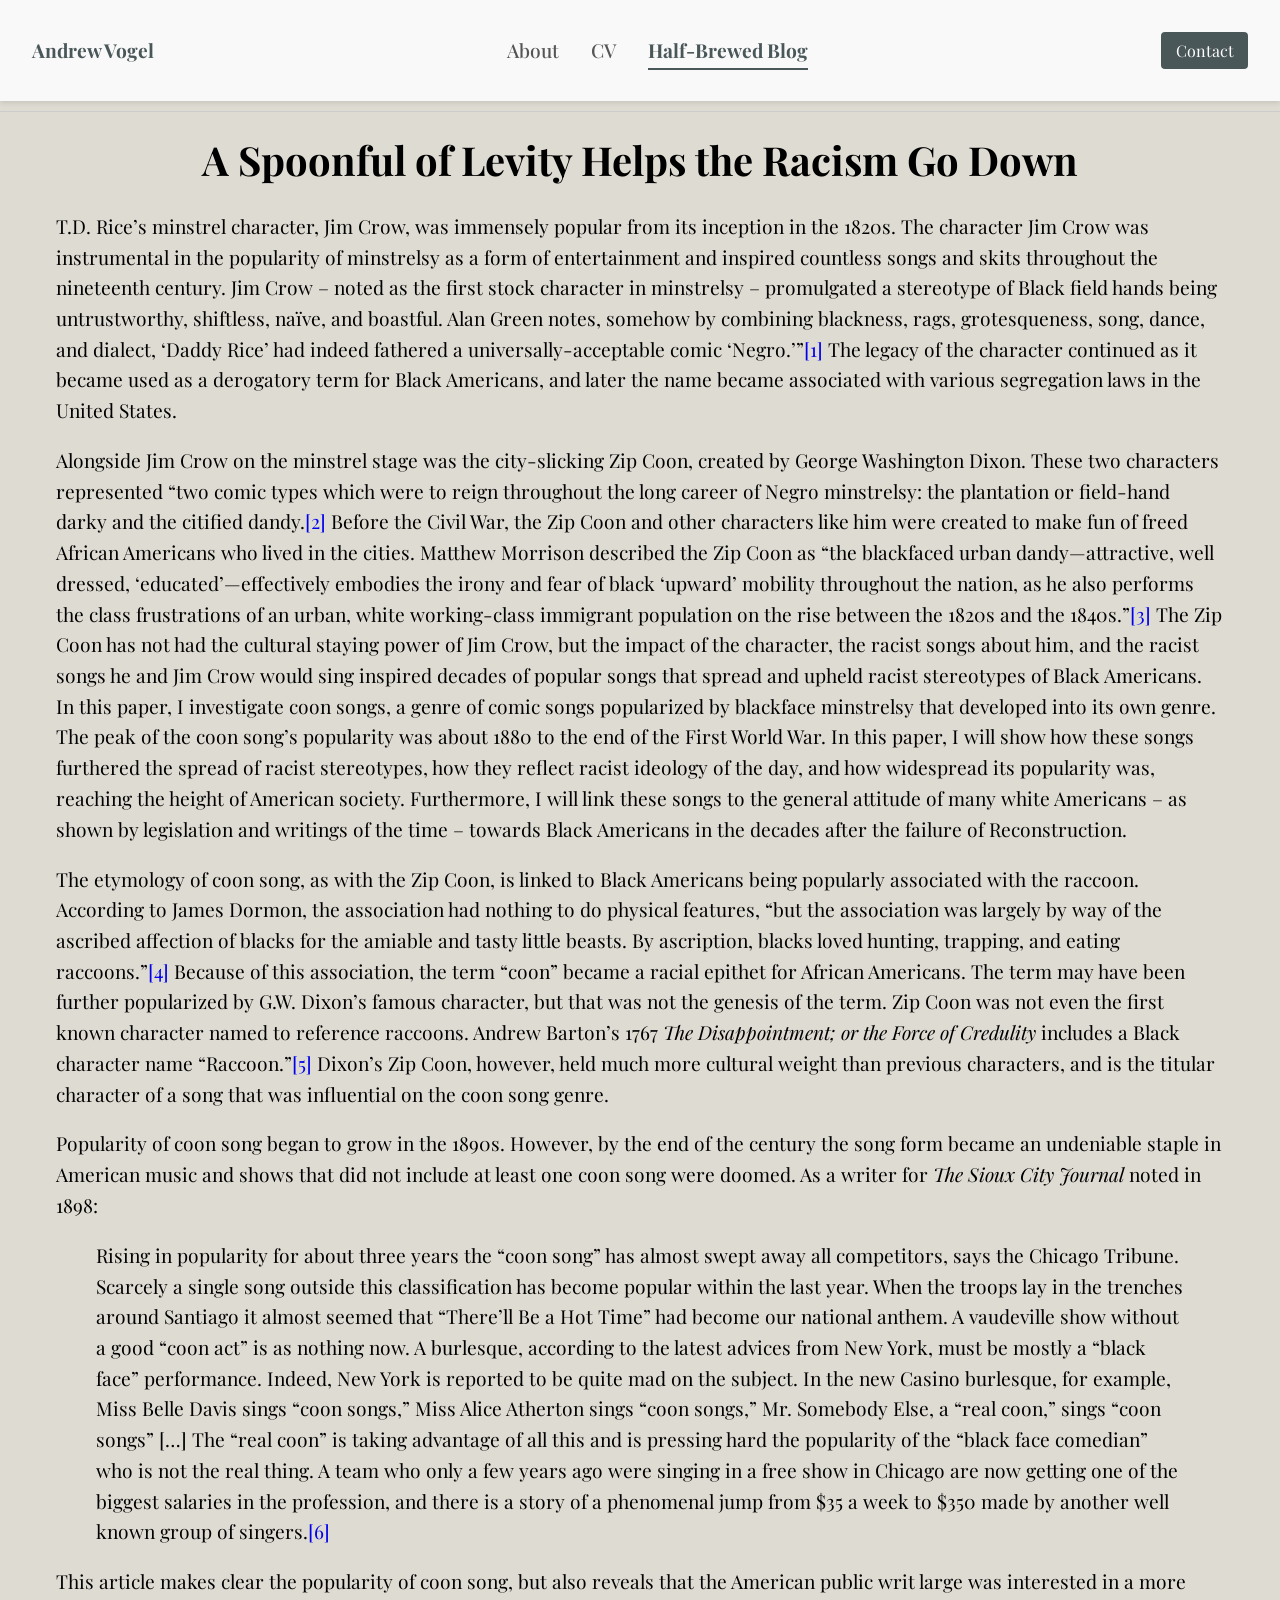
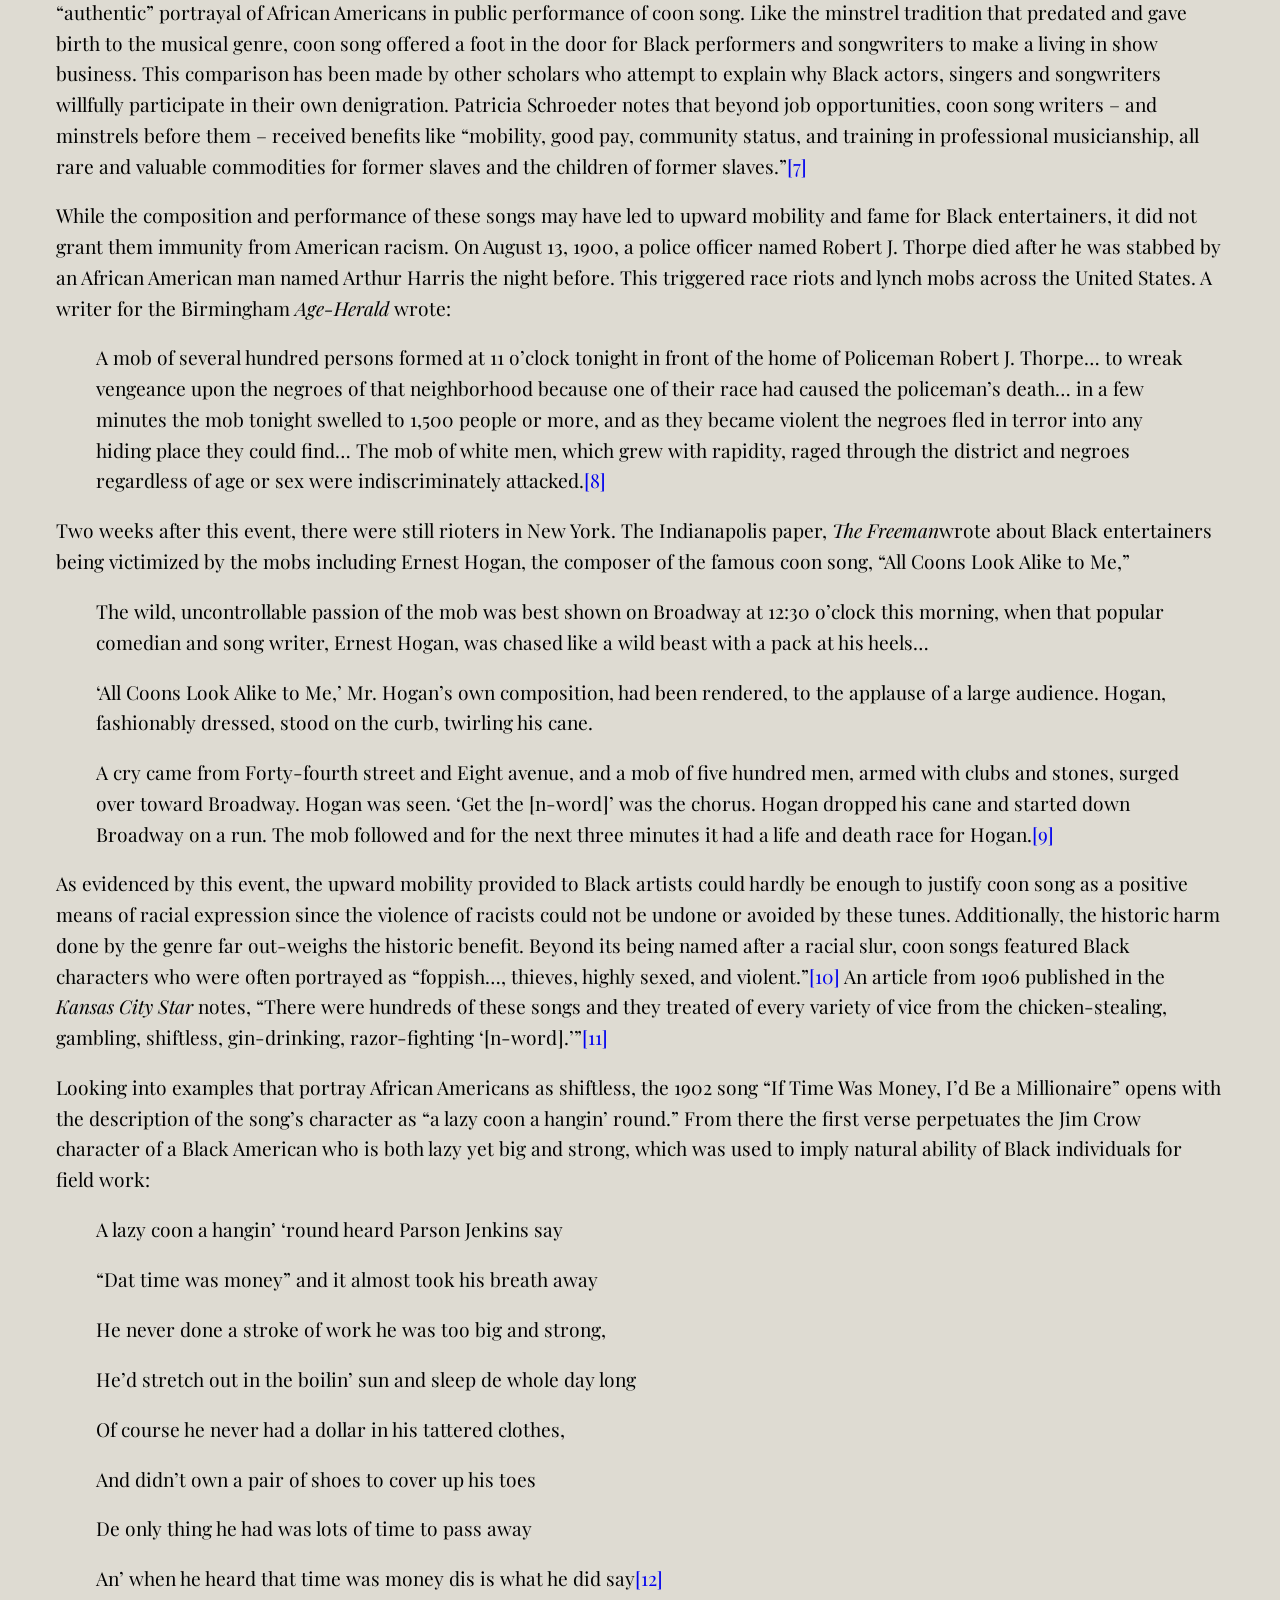
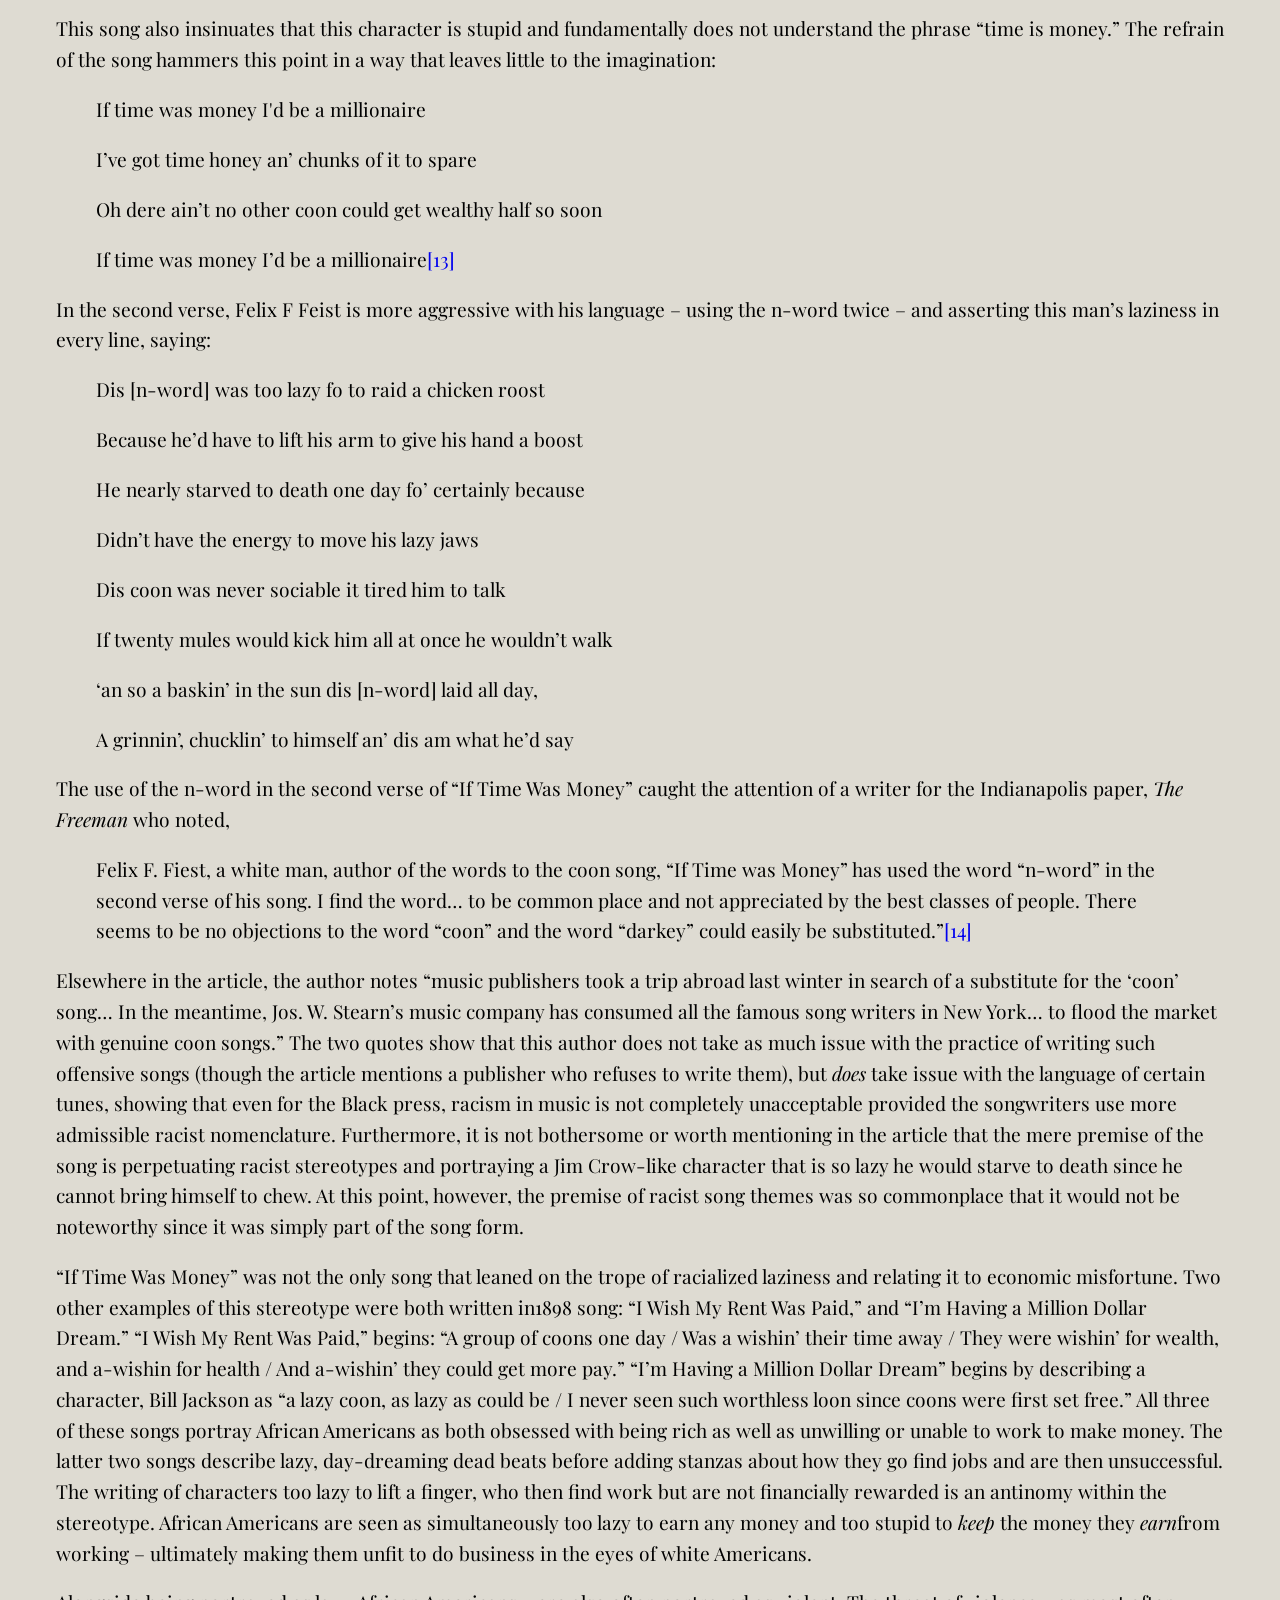
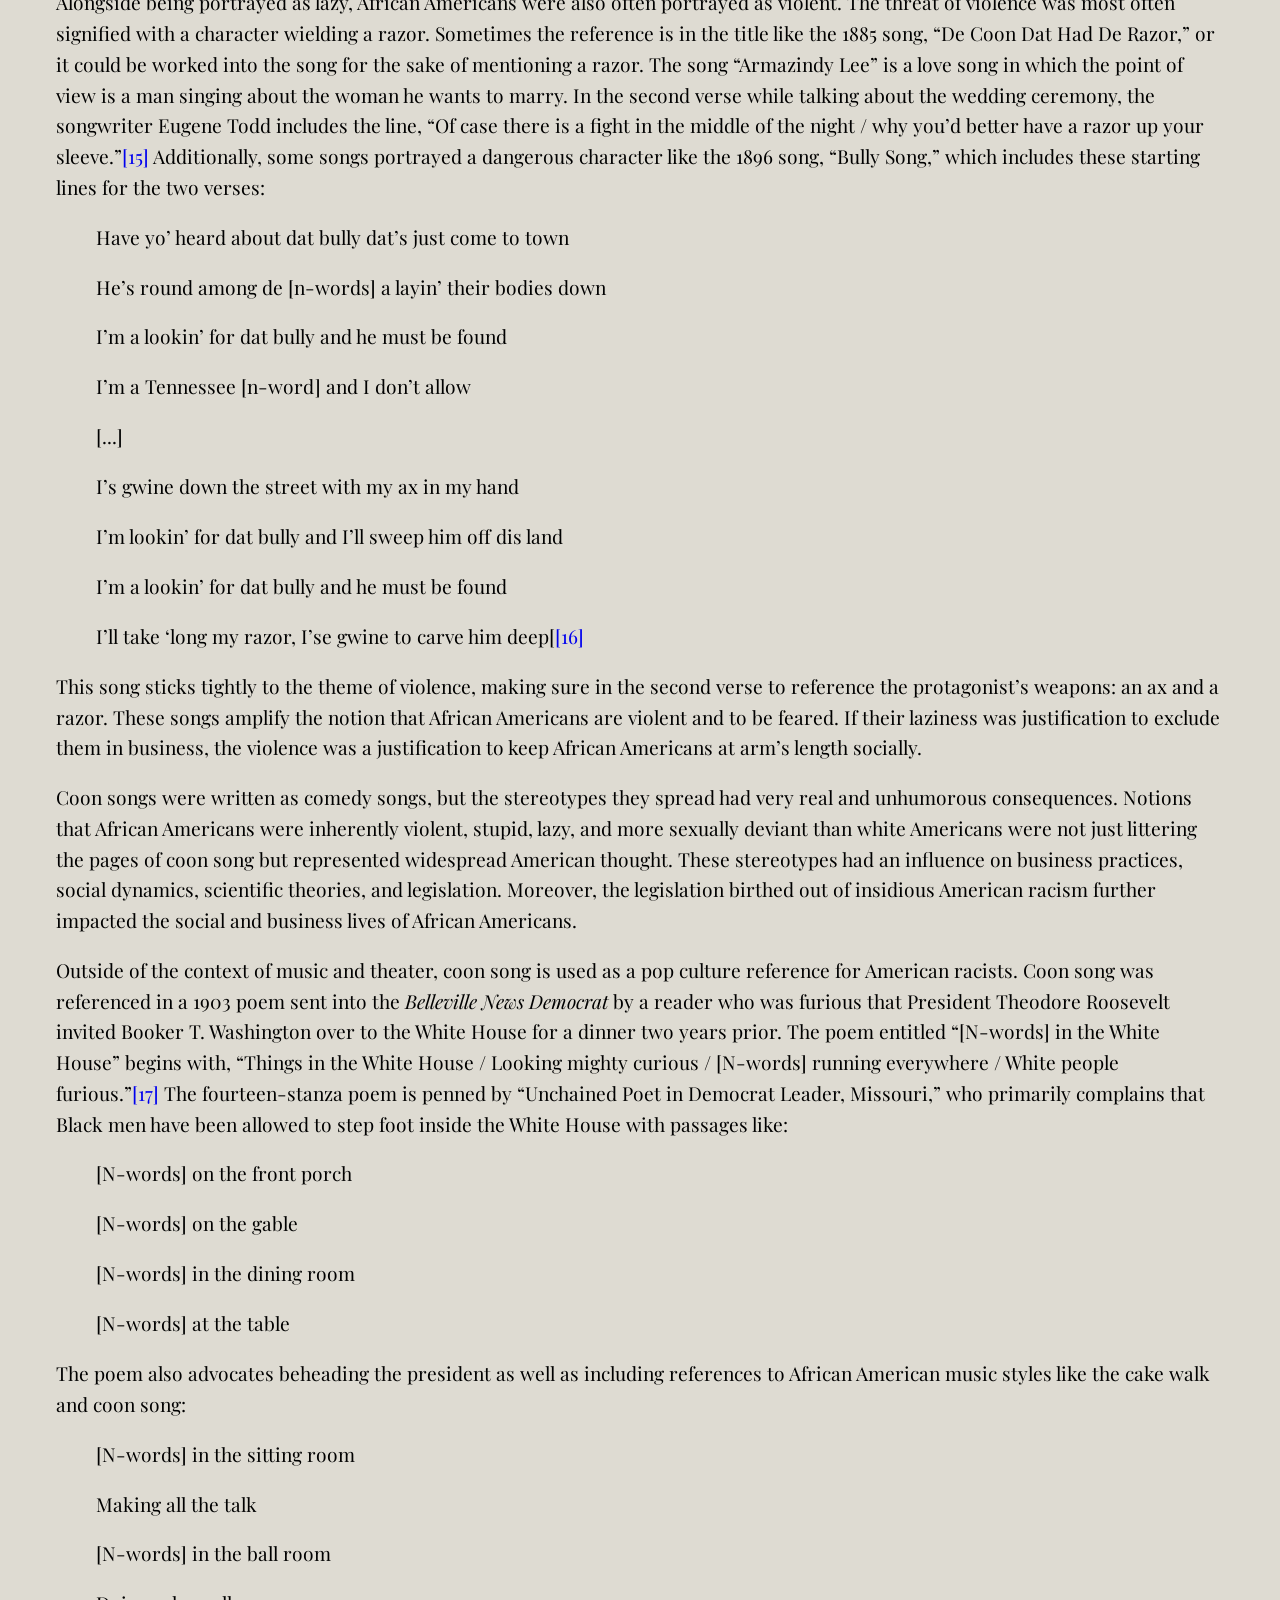
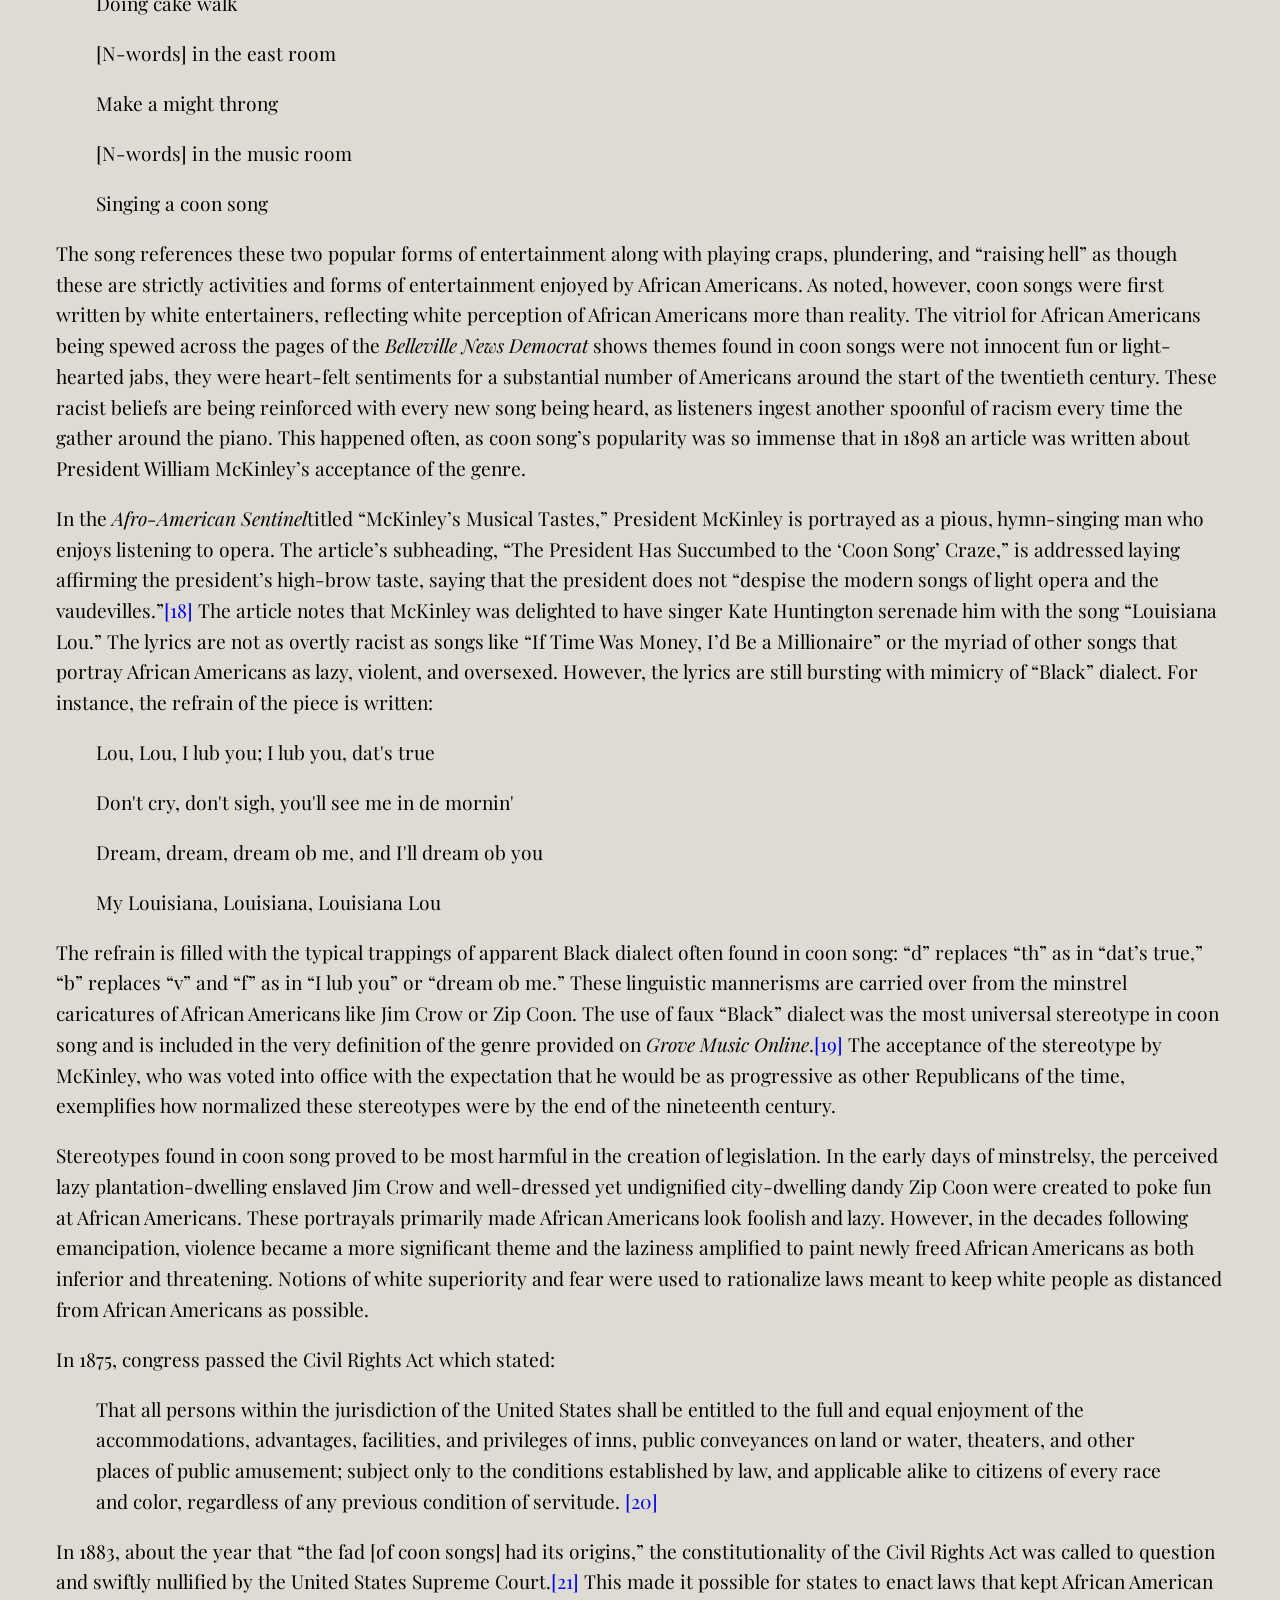
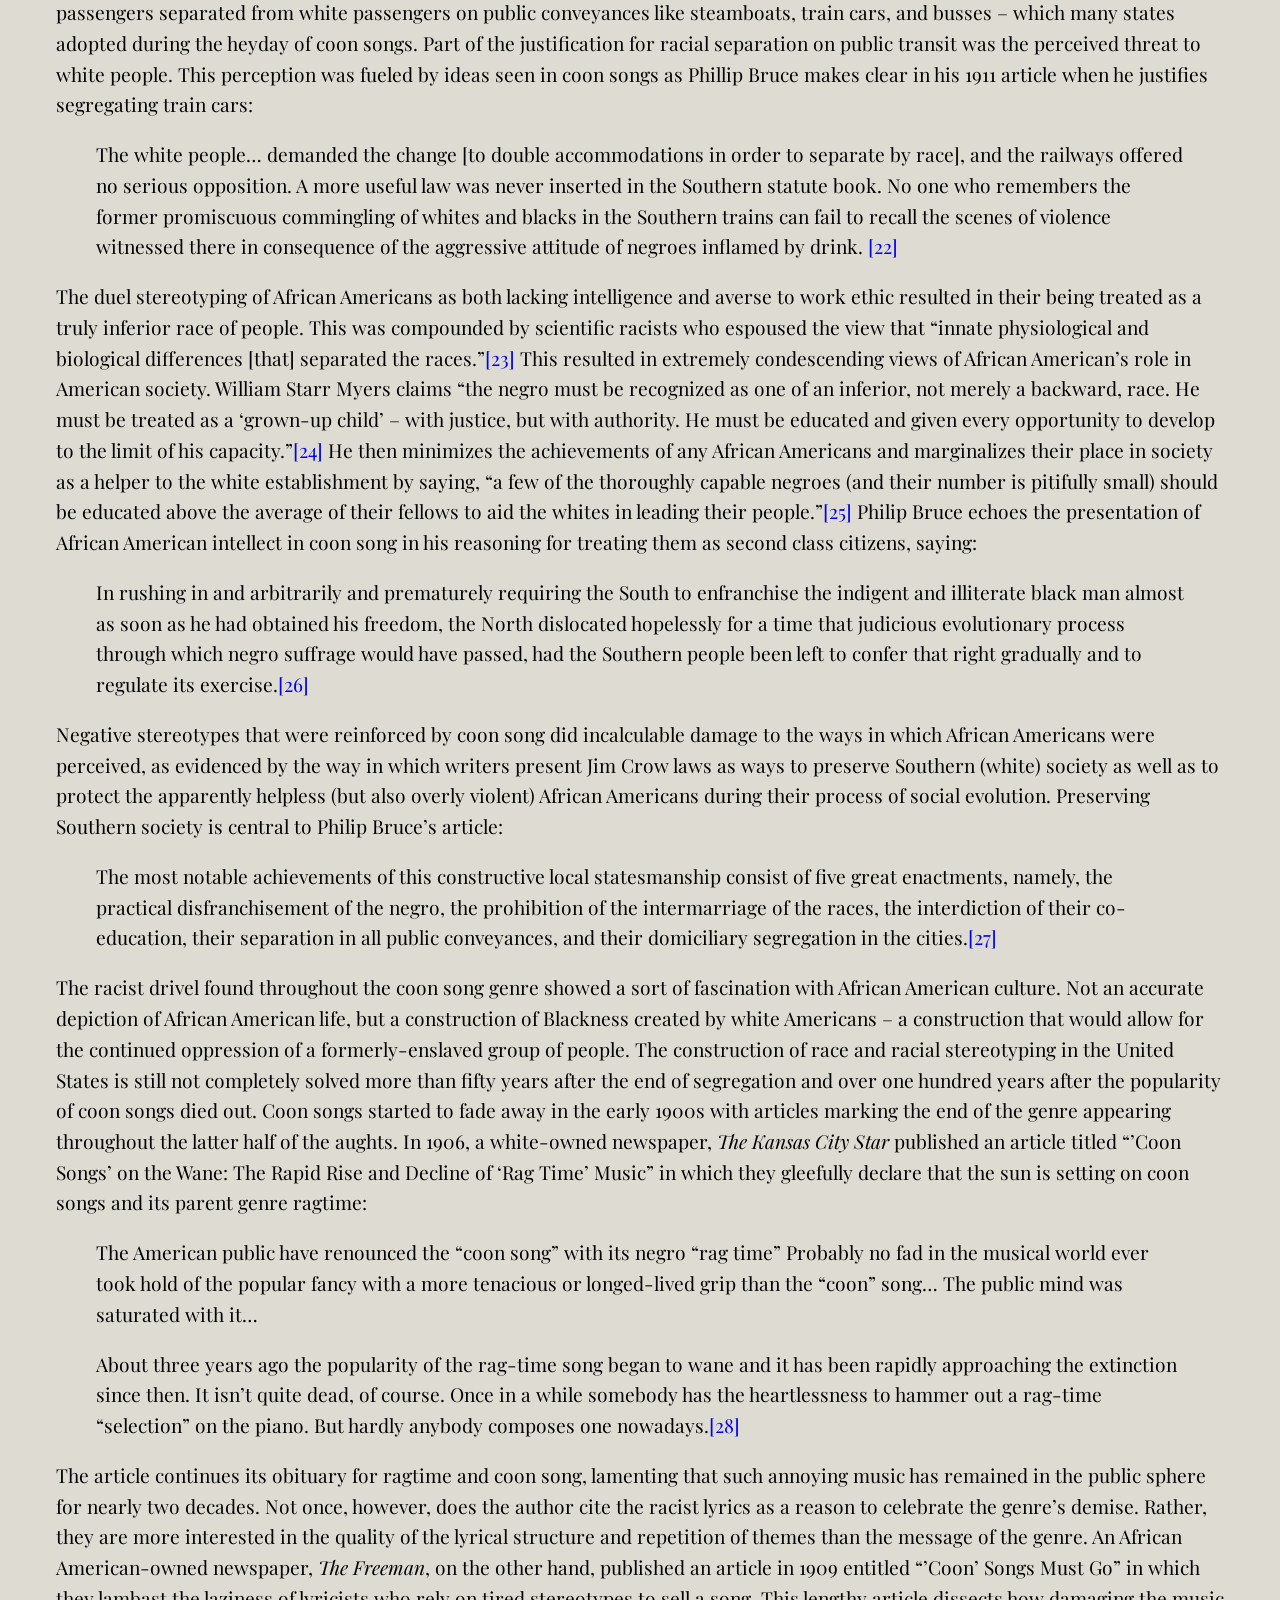
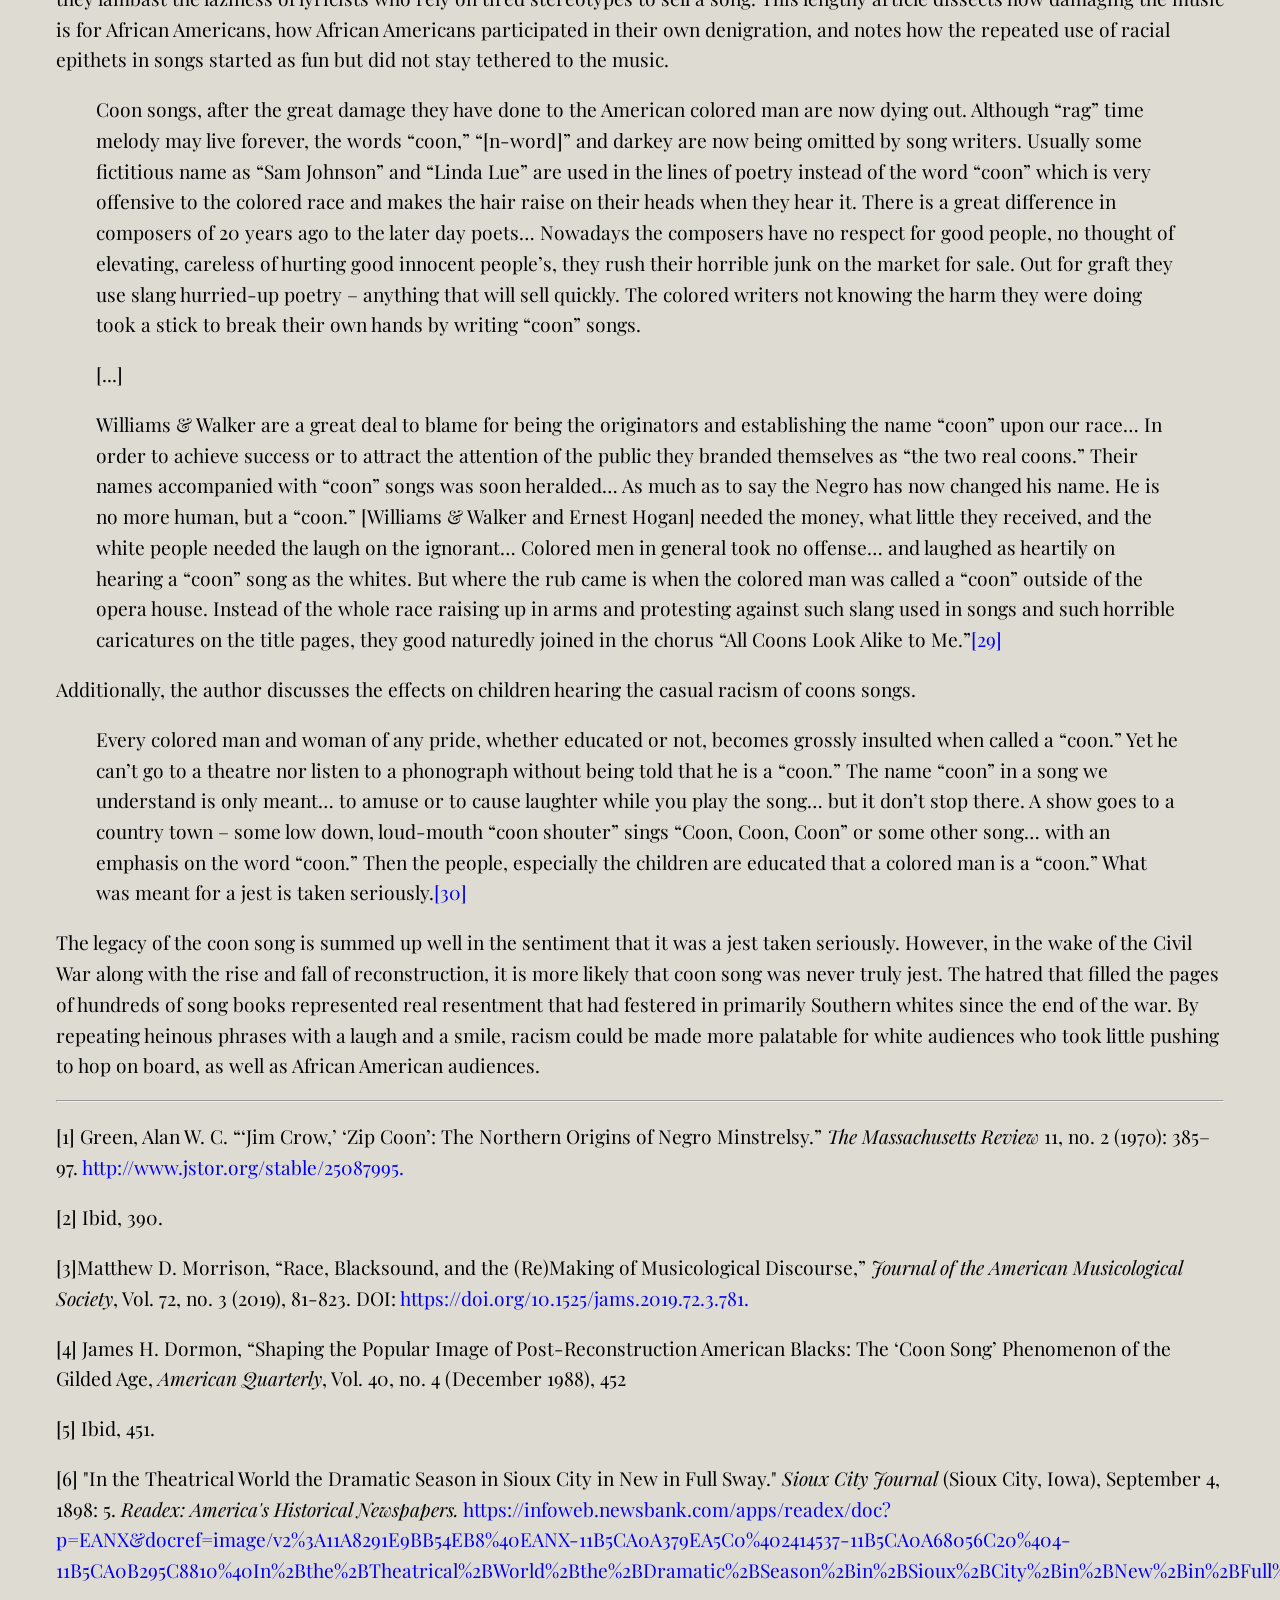
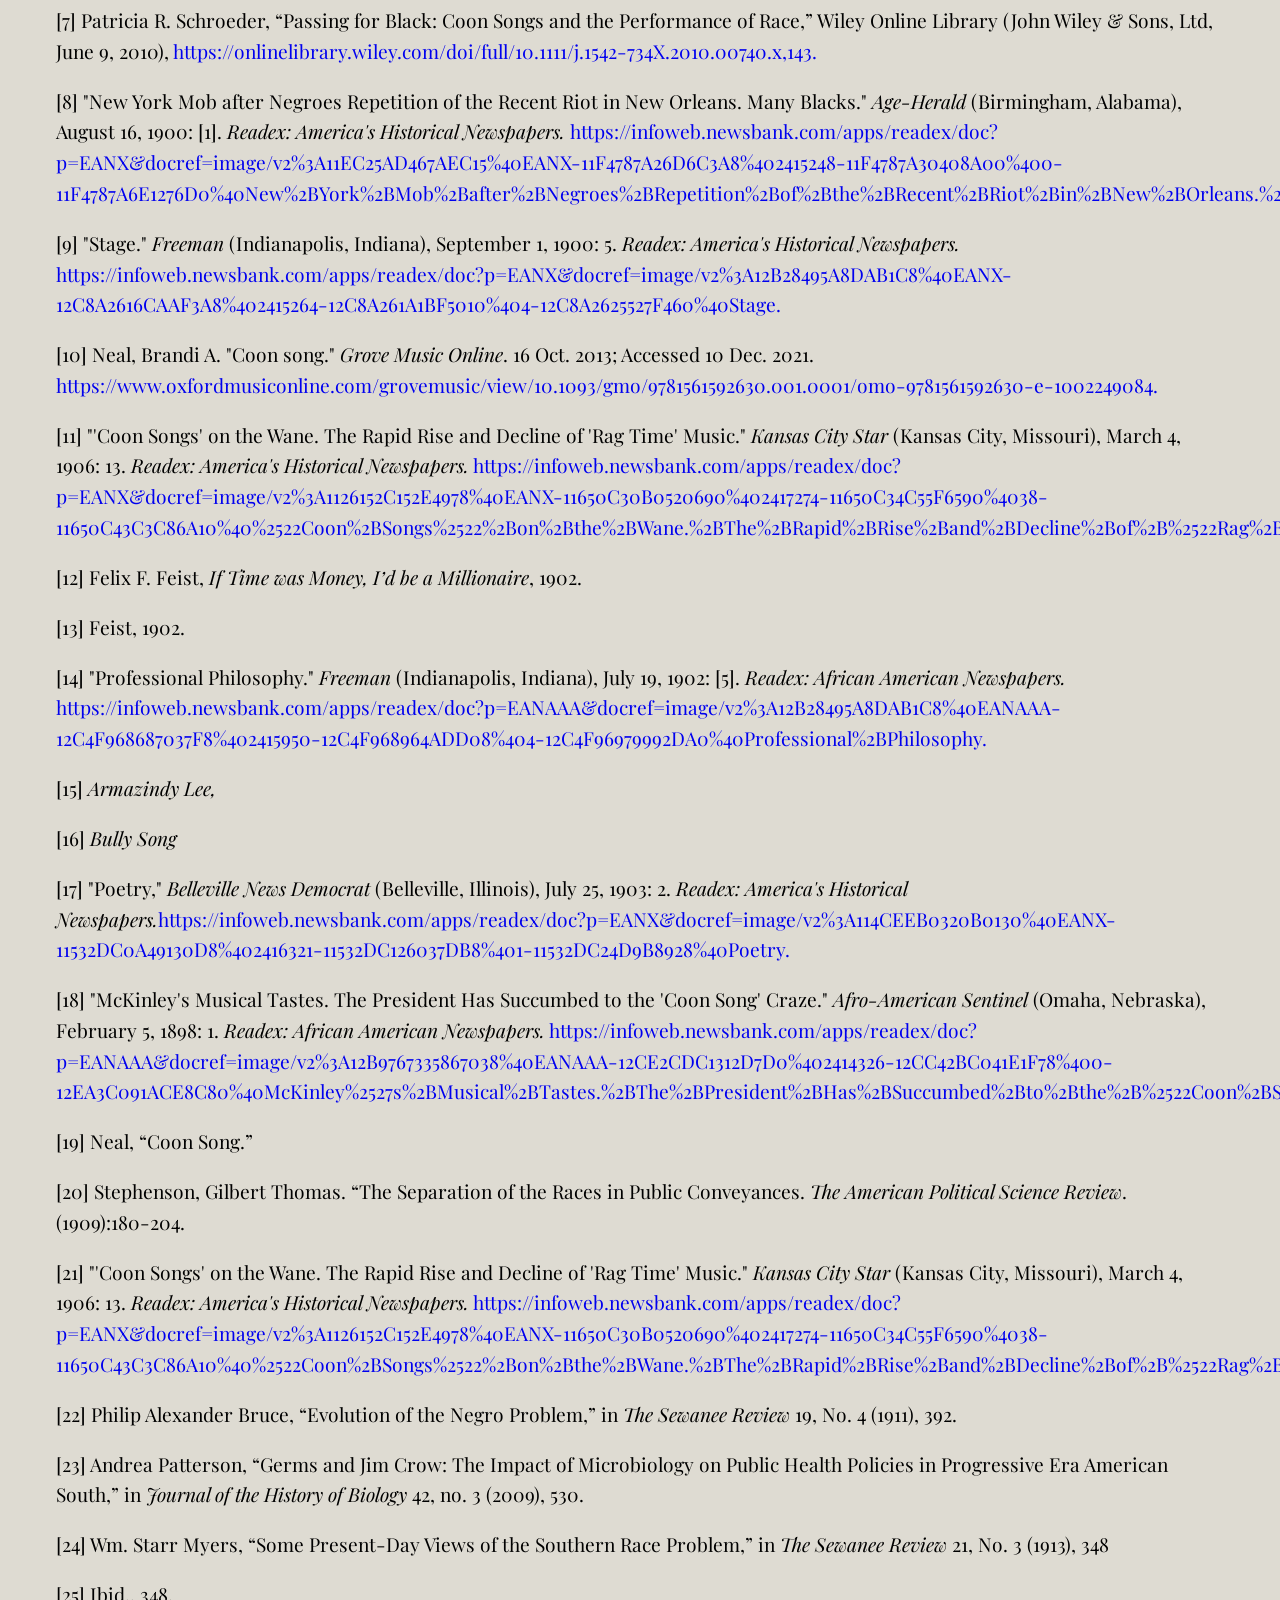
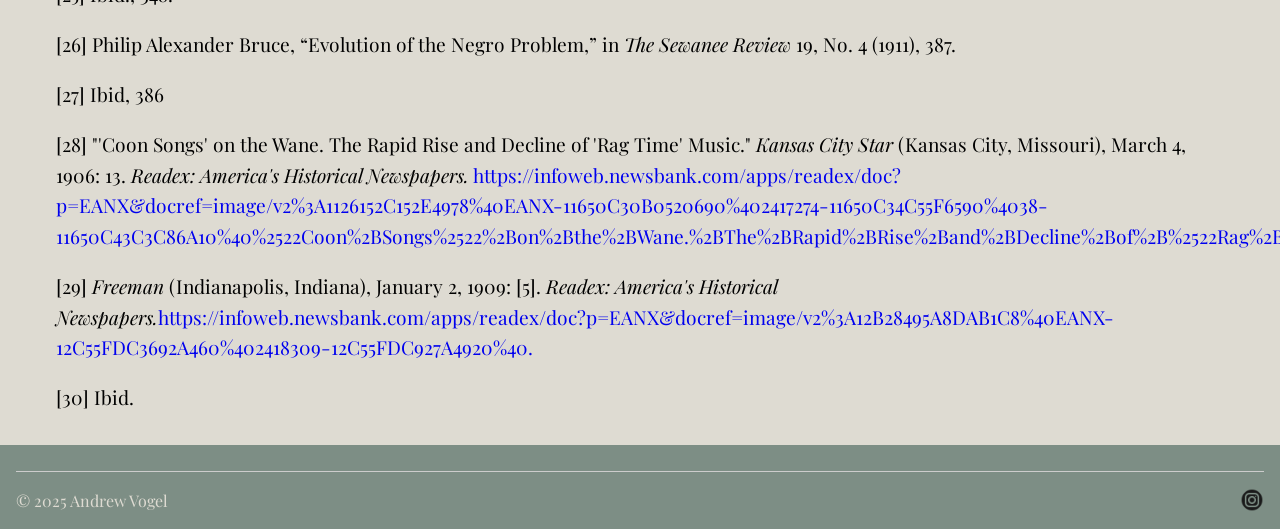
<file: blog-three.html>
<!DOCTYPE html>
<html lang="en">
<head>
  <meta charset="UTF-8">
  <meta name="viewport" content="width=device-width, initial-scale=1.0">
    <title>Half-Brewed Blog</title>

      <!-- Favicon -->
  <link rel="icon" type="image/x-icon" href="favicon.ico">
  <link rel="icon" type="image/png" sizes="32x32" href="favicon-32x32.png">
  <link rel="icon" type="image/png" sizes="16x16" href="favicon-16x16.png">
  <link rel="apple-touch-icon" sizes="180x180" href="apple-touch-icon.png">

  <link rel="stylesheet" href="style-sheet/style.css">
  <link rel="preconnect" href="https://fonts.googleapis.com">
  <link rel="preconnect" href="https://fonts.gstatic.com" crossorigin>
  <link href="https://fonts.googleapis.com/css2?family=Playfair+Display:ital,wght@0,400..900;1,400..900&display=swap" rel="stylesheet">
</head>
<body>
     <header>
    <nav class="navbar">
      <div class="nav-left">
        <a href="index.html">Andrew Vogel</a>
      </div>
      
      <div class="nav-center">
        <a href="about.html">About</a>
        <a href="cv.html">CV</a>
        <a href="blog.html">Half-Brewed Blog </a>
      </div>
      
      <div class="nav-right">
        <a href="mailto:andrewvogel@ufl.edu">
        <button class="btn">Contact</button>
        </a>
      </div>
    </nav>

    <hr class="footer-line">

   </header>
  <main>
    <div class="container">
      <h1>A Spoonful of Levity Helps the Racism Go Down</h1>
      <p>T.D. Rice’s minstrel character, Jim Crow, was immensely popular from its inception in the 1820s. The character Jim Crow was instrumental in the popularity of minstrelsy as a form of entertainment and inspired countless songs and skits throughout the nineteenth century. Jim Crow – noted as the first stock character in minstrelsy – promulgated a stereotype of Black field hands being untrustworthy, shiftless, naïve, and boastful. Alan Green notes, somehow by combining blackness, rags, grotesqueness, song, dance, and dialect, ‘Daddy Rice’ had indeed fathered a universally-acceptable comic ‘Negro.’”<a href="#footnote-one">[1]</a> The legacy of the character continued as it became used as a derogatory term for Black Americans, and later the name became associated with various segregation laws in the United States.</p>

      <p>Alongside Jim Crow on the minstrel stage was the city-slicking Zip Coon, created by George Washington Dixon. These two characters represented “two comic types which were to reign throughout the long career of Negro minstrelsy: the plantation or field-hand darky and the citified dandy.<a href="#footnote-two">[2]</a> Before the Civil War, the Zip Coon and other characters like him were created to make fun of freed African Americans who lived in the cities. Matthew Morrison described the Zip Coon as “the blackfaced urban dandy—attractive, well dressed, ‘educated’—effectively embodies the irony and fear of black ‘upward’ mobility throughout the nation, as he also performs the class frustrations of an urban, white working-class immigrant population on the rise between the 1820s and the 1840s.”<a href="#footnote-three">[3]</a> The Zip Coon has not had the cultural staying power of Jim Crow, but the impact of the character, the racist songs about him, and the racist songs he and Jim Crow would sing inspired decades of popular songs that spread and upheld racist stereotypes of Black Americans. In this paper, I investigate coon songs, a genre of comic songs popularized by blackface minstrelsy that developed into its own genre. The peak of the coon song’s popularity was about 1880 to the end of the First World War. In this paper, I will show how these songs furthered the spread of racist stereotypes, how they reflect racist ideology of the day, and how widespread its popularity was, reaching the height of American society. Furthermore, I will link these songs to the general attitude of many white Americans – as shown by legislation and writings of the time – towards Black Americans in the decades after the failure of Reconstruction.</p>

      <p>The etymology of coon song, as with the Zip Coon, is linked to Black Americans being popularly associated with the raccoon. According to James Dormon, the association had nothing to do physical features, “but the association was largely by way of the ascribed affection of blacks for the amiable and tasty little beasts. By ascription, blacks loved hunting, trapping, and eating raccoons.”<a href="#footnote-four">[4]</a> Because of this association, the term “coon” became a racial epithet for African Americans. The term may have been further popularized by G.W. Dixon’s famous character, but that was not the genesis of the term. Zip Coon was not even the first known character named to reference raccoons. Andrew Barton’s 1767 <em>The Disappointment; or the Force of Credulity</em> includes a Black character name “Raccoon.”<a href="#footnote-five">[5]</a> Dixon’s Zip Coon, however, held much more cultural weight than previous characters, and is the titular character of a song that was influential on the coon song genre.</p>

      <p>Popularity of coon song began to grow in the 1890s. However, by the end of the century the song form became an undeniable staple in American music and shows that did not include at least one coon song were doomed. As a writer for <em>The Sioux City Journal</em> noted in 1898:</p>
      <p><blockquote>Rising in popularity for about three years the “coon song” has almost swept away all competitors, says the Chicago Tribune. Scarcely a single song outside this classification has become popular within the last year. When the troops lay in the trenches around Santiago it almost seemed that “There’ll Be a Hot Time” had become our national anthem. A vaudeville show without a good “coon act” is as nothing now. A burlesque, according to the latest advices from New York, must be mostly a “black face” performance. Indeed, New York is reported to be quite mad on the subject. In the new Casino burlesque, for example, Miss Belle Davis sings “coon songs,” Miss Alice Atherton sings “coon songs,” Mr. Somebody Else, a “real coon,” sings “coon songs” […] The “real coon” is taking advantage of all this and is pressing hard the popularity of the “black face comedian” who is not the real thing. A team who only a few years ago were singing in a free show in Chicago are now getting one of the biggest salaries in the profession, and there is a story of a phenomenal jump from $35 a week to $350 made by another well known group of singers.<a href="#footnote-six">[6]</a></blockquote></p>

      <p>This article makes clear the popularity of coon song, but also reveals that the American public writ large was interested in a more “authentic” portrayal of African Americans in public performance of coon song. Like the minstrel tradition that predated and gave birth to the musical genre, coon song offered a foot in the door for Black performers and songwriters to make a living in show business. This comparison has been made by other scholars who attempt to explain why Black actors, singers and songwriters willfully participate in their own denigration. Patricia Schroeder notes that beyond job opportunities, coon song writers – and minstrels before them – received benefits like “mobility, good pay, community status, and training in professional musicianship, all rare and valuable commodities for former slaves and the children of former slaves.”<a href="#footnote-seven">[7]</a></p>
      
      <p>While the composition and performance of these songs may have led to upward mobility and fame for Black entertainers, it did not grant them immunity from American racism. On August 13, 1900, a police officer named Robert J. Thorpe died after he was stabbed by an African American man named Arthur Harris the night before. This triggered race riots and lynch mobs across the United States. A writer for the Birmingham <em>Age-Herald</em> wrote:</p>

      <p><blockquote>A mob of several hundred persons formed at 11 o’clock tonight in front of the home of Policeman Robert J. Thorpe… to wreak vengeance upon the negroes of that neighborhood because one of their race had caused the policeman’s death… in a few minutes the mob tonight swelled to 1,500 people or more, and as they became violent the negroes fled in terror into any hiding place they could find… The mob of white men, which grew with rapidity, raged through the district and negroes regardless of age or sex were indiscriminately attacked.<a href="#footnote-eight">[8]</a></blockquote></p>

      <p>Two weeks after this event, there were still rioters in New York. The Indianapolis paper, <em>The Freeman</em>wrote about Black entertainers being victimized by the mobs including Ernest Hogan, the composer of the famous coon song, “All Coons Look Alike to Me,”</p>

      <p><blockquote>The wild, uncontrollable passion of the mob was best shown on Broadway at 12:30 o’clock this morning, when that popular comedian and song writer, Ernest Hogan, was chased like a wild beast with a pack at his heels…</blockquote></p>

      <p><blockquote>‘All Coons Look Alike to Me,’ Mr. Hogan’s own composition, had been rendered, to the applause of a large audience. Hogan, fashionably dressed, stood on the curb, twirling his cane.</blockquote></p>

      <p><blockquote>A cry came from Forty-fourth street and Eight avenue, and a mob of five hundred men, armed with clubs and stones, surged over toward Broadway. Hogan was seen. ‘Get the [n-word]’ was the chorus. Hogan dropped his cane and started down Broadway on a run. The mob followed and for the next three minutes it had a life and death race for Hogan.<a href="#footnote-nine">[9]</a></blockquote></p>

      <p>As evidenced by this event, the upward mobility provided to Black artists could hardly be enough to justify coon song as a positive means of racial expression since the violence of racists could not be undone or avoided by these tunes. Additionally, the historic harm done by the genre far out-weighs the historic benefit. Beyond its being named after a racial slur, coon songs featured Black characters who were often portrayed as “foppish…, thieves, highly sexed, and violent.”<a href="#footnote-ten">[10]</a> An article from 1906 published in the <em>Kansas City Star</em> notes, “There were hundreds of these songs and they treated of every variety of vice from the chicken-stealing, gambling, shiftless, gin-drinking, razor-fighting ‘[n-word].’”<a href="#footnote-eleven">[11]</a> </p>

      <p>Looking into examples that portray African Americans as shiftless, the 1902 song “If Time Was Money, I’d Be a Millionaire” opens with the description of the song’s character as “a lazy coon a hangin’ round.” From there the first verse perpetuates the Jim Crow character of a Black American who is both lazy yet big and strong, which was used to imply natural ability of Black individuals for field work:</p>

      <p>
      <p><blockquote>A lazy coon a hangin’ ‘round heard Parson Jenkins say</blockquote></p>
      <p><blockquote>“Dat time was money” and it almost took his breath away</blockquote></p>
      <p><blockquote>He never done a stroke of work he was too big and strong,</blockquote></p>
      <p><blockquote>He’d stretch out in the boilin’ sun and sleep de whole day long</blockquote></p>
      </p>
      <p>
      <p><blockquote>Of course he never had a dollar in his tattered clothes, </blockquote></p>
      <p><blockquote>And didn’t own a pair of shoes to cover up his toes</blockquote></p>
      <p><blockquote>De only thing he had was lots of time to pass away</blockquote></p>
      <p><blockquote>An’ when he heard that time was money dis is what he did say<a href="#footnote-twelve">[12]</a></blockquote></p>
      </p>

      <p>This song also insinuates that this character is stupid and fundamentally does not understand the phrase “time is money.” The refrain of the song hammers this point in a way that leaves little to the imagination:</p>

      <p>
      <p><blockquote>If time was money I'd be a millionaire</blockquote></p>
      <p><blockquote>I’ve got time honey an’ chunks of it to spare</blockquote></p>
      <p><blockquote>Oh dere ain’t no other coon could get wealthy half so soon</blockquote></p>
      <p><blockquote>If time was money I’d be a millionaire<a href="#footnote-thirteen">[13]</a></blockquote></p>
      </p>

      <p>In the second verse, Felix F Feist is more aggressive with his language – using the n-word twice – and asserting this man’s laziness in every line, saying:</p>

      <p>
      <p><blockquote>Dis [n-word] was too lazy fo to raid a chicken roost</blockquote></p>
      <p><blockquote>Because he’d have to lift his arm to give his hand a boost</blockquote></p>
      <p><blockquote>He nearly starved to death one day fo’ certainly because</blockquote></p>
      <p><blockquote>Didn’t have the energy to move his lazy jaws</blockquote></p>
      </p>

      <p>
      <p><blockquote>Dis coon was never sociable it tired him to talk</blockquote></p>
      <p><blockquote>If twenty mules would kick him all at once he wouldn’t walk</blockquote></p>
      <p><blockquote>‘an so a baskin’ in the sun dis [n-word] laid all day,</blockquote></p>
      <p><blockquote>A grinnin’, chucklin’ to himself an’ dis am what he’d say</blockquote></p>
      </p>

      <p> The use of the n-word in the second verse of “If Time Was Money” caught the attention of a writer for the Indianapolis paper, <em>The Freeman</em> who noted,</p>

      <p><blockquote>Felix F. Fiest, a white man, author of the words to the coon song, “If Time was Money” has used the word “n-word” in the second verse of his song. I find the word… to be common place and not appreciated by the best classes of people. There seems to be no objections to the word “coon” and the word “darkey” could easily be substituted.”<a href="#footnote-fourteen">[14]</a></blockquote></p>

      <p>Elsewhere in the article, the author notes “music publishers took a trip abroad last winter in search of a substitute for the ‘coon’ song… In the meantime, Jos. W. Stearn’s music company has consumed all the famous song writers in New York… to flood the market with genuine coon songs.” The two quotes show that this author does not take as much issue with the practice of writing such offensive songs (though the article mentions a publisher who refuses to write them), but <em>does</em> take issue with the language of certain tunes, showing that even for the Black press, racism in music is not completely unacceptable provided the songwriters use more admissible racist nomenclature. Furthermore, it is not bothersome or worth mentioning in the article that the mere premise of the song is perpetuating racist stereotypes and portraying a Jim Crow-like character that is so lazy he would starve to death since he cannot bring himself to chew. At this point, however, the premise of racist song themes was so commonplace that it would not be noteworthy since it was simply part of the song form. </p>

      <p>“If Time Was Money” was not the only song that leaned on the trope of racialized laziness and relating it to economic misfortune. Two other examples of this stereotype were both written in1898 song: “I Wish My Rent Was Paid,” and “I’m Having a Million Dollar Dream.” “I Wish My Rent Was Paid,” begins: “A group of coons one day / Was a wishin’ their time away / They were wishin’ for wealth, and a-wishin for health / And a-wishin’ they could get more pay.” “I’m Having a Million Dollar Dream” begins by describing a character, Bill Jackson as “a lazy coon, as lazy as could be / I never seen such worthless loon since coons were first set free.” All three of these songs portray African Americans as both obsessed with being rich as well as unwilling or unable to work to make money. The latter two songs describe lazy, day-dreaming dead beats before adding stanzas about how they go find jobs and are then unsuccessful. The writing of characters too lazy to lift a finger, who then find work but are not financially rewarded is an antinomy within the stereotype. African Americans are seen as simultaneously too lazy to earn any money and too stupid to <em>keep</em> the money they <em>earn</em>from working – ultimately making them unfit to do business in the eyes of white Americans. </p>

      <p>Alongside being portrayed as lazy, African Americans were also often portrayed as violent. The threat of violence was most often signified with a character wielding a razor. Sometimes the reference is in the title like the 1885 song, “De Coon Dat Had De Razor,” or it could be worked into the song for the sake of mentioning a razor. The song “Armazindy Lee” is a love song in which the point of view is a man singing about the woman he wants to marry. In the second verse while talking about the wedding ceremony, the songwriter Eugene Todd includes the line, “Of case there is a fight in the middle of the night / why you’d better have a razor up your sleeve.”<a href="#footnote-fifteen">[15]</a>  Additionally, some songs portrayed a dangerous character like the 1896 song, “Bully Song,” which includes these starting lines for the two verses:</p>

      <p><blockquote>Have yo’ heard about dat bully dat’s just come to town</blockquote></p>
      <p><blockquote>He’s round among de [n-words] a layin’ their bodies down</blockquote></p>
      <p><blockquote>I’m a lookin’ for dat bully and he must be found</blockquote></p>
      <p><blockquote>I’m a Tennessee [n-word] and I don’t allow</blockquote></p>
      <p><blockquote>[...]</blockquote></p>
      <p><blockquote>I’s gwine down the street with my ax in my hand</blockquote></p>
      <p><blockquote>I’m lookin’ for dat bully and I’ll sweep him off dis land</blockquote></p>
      <p><blockquote>I’m a lookin’ for dat bully and he must be found</blockquote></p>
      <p><blockquote>I’ll take ‘long my razor, I’se gwine to carve him deep[<a href="#footnote-sixteen">[16]</a></blockquote></p>

      <p> This song sticks tightly to the theme of violence, making sure in the second verse to reference the protagonist’s weapons: an ax and a razor. These songs amplify the notion that African Americans are violent and to be feared. If their laziness was justification to exclude them in business, the violence was a justification to keep African Americans at arm’s length socially. </p>

      <p>Coon songs were written as comedy songs, but the stereotypes they spread had very real and unhumorous consequences. Notions that African Americans were inherently violent, stupid, lazy, and more sexually deviant than white Americans were not just littering the pages of coon song but represented widespread American thought. These stereotypes had an influence on business practices, social dynamics, scientific theories, and legislation. Moreover, the legislation birthed out of insidious American racism further impacted the social and business lives of African Americans.</p>

      <p>Outside of the context of music and theater, coon song is used as a pop culture reference for American racists. Coon song was referenced in a 1903 poem sent into the <em>Belleville News Democrat</em>  by a reader who was furious that President Theodore Roosevelt invited Booker T. Washington over to the White House for a dinner two years prior. The poem entitled “[N-words] in the White House” begins with, “Things in the White House / Looking mighty curious / [N-words] running everywhere / White people furious.”<a href="#footnote-seventeen">[17]</a> The fourteen-stanza poem is penned by “Unchained Poet in Democrat Leader, Missouri,” who primarily complains that Black men have been allowed to step foot inside the White House with passages like:</p>

      <p>
      <p><blockquote>[N-words] on the front porch</blockquote></p>
      <p><blockquote>[N-words] on the gable</blockquote></p>
      <p><blockquote>[N-words] in the dining room</blockquote></p>
      <p><blockquote>[N-words] at the table</blockquote></p>
      </p>

      <p>The poem also advocates beheading the president as well as including references to African American music styles like the cake walk and coon song:</p>

      <p>
      <p><blockquote>[N-words] in the sitting room</blockquote></p>
      <p><blockquote>Making all the talk</blockquote></p>
      <p><blockquote>[N-words] in the ball room </blockquote></p>
      <p><blockquote>Doing cake walk</blockquote></p>
      </p>

      <p>
      <p><blockquote>[N-words] in the east room</blockquote></p>
      <p><blockquote>Make a might throng</blockquote></p>
      <p><blockquote>[N-words] in the music room</blockquote></p>
      <p><blockquote>Singing a coon song</blockquote></p>
      </p>

      <p> The song references these two popular forms of entertainment along with playing craps, plundering, and “raising hell” as though these are strictly activities and forms of entertainment enjoyed by African Americans. As noted, however, coon songs were first written by white entertainers, reflecting white perception of African Americans more than reality. The vitriol for African Americans being spewed across the pages of the <em>Belleville News Democrat</em> shows themes found in coon songs were not innocent fun or light-hearted jabs, they were heart-felt sentiments for a substantial number of Americans around the start of the twentieth century. These racist beliefs are being reinforced with every new song being heard, as listeners ingest another spoonful of racism every time the gather around the piano. This happened often, as coon song’s popularity was so immense that in 1898 an article was written about President William McKinley’s acceptance of the genre. </p>

      <p>In the <em>Afro-American Sentinel</em>titled “McKinley’s Musical Tastes,” President McKinley is portrayed as a pious, hymn-singing man who enjoys listening to opera. The article’s subheading, “The President Has Succumbed to the ‘Coon Song’ Craze,” is addressed laying affirming the president’s high-brow taste, saying that the president does not “despise the modern songs of light opera and the vaudevilles.”<a href="#footnote-eighteen">[18]</a> The article notes that McKinley was delighted to have singer Kate Huntington serenade him with the song “Louisiana Lou.” The lyrics are not as overtly racist as songs like “If Time Was Money, I’d Be a Millionaire” or the myriad of other songs that portray African Americans as lazy, violent, and oversexed. However, the lyrics are still bursting with mimicry of “Black” dialect. For instance, the refrain of the piece is written:</p>

      <p>
      <p><blockquote>Lou, Lou, I lub you; I lub you, dat's true</blockquote></p>
      <p><blockquote>Don't cry, don't sigh, you'll see me in de mornin'</blockquote></p>
      <p><blockquote>Dream, dream, dream ob me, and I'll dream ob you</blockquote></p>
      <p><blockquote>My Louisiana, Louisiana, Louisiana Lou</blockquote></p>
      </p>

      <p>The refrain is filled with the typical trappings of apparent Black dialect often found in coon song: “d” replaces “th” as in “dat’s true,” “b” replaces “v” and “f” as in “I lub you” or “dream ob me.” These linguistic mannerisms are carried over from the minstrel caricatures of African Americans like Jim Crow or Zip Coon. The use of faux “Black” dialect was the most universal stereotype in coon song and is included in the very definition of the genre provided on <em>Grove Music Online</em>.<a href="#footnote-ninteen">[19]</a> The acceptance of the stereotype by McKinley, who was voted into office with the expectation that he would be as progressive as other Republicans of the time, exemplifies how normalized these stereotypes were by the end of the nineteenth century.</p>

      <p>Stereotypes found in coon song proved to be most harmful in the creation of legislation. In the early days of minstrelsy, the perceived lazy plantation-dwelling enslaved Jim Crow and well-dressed yet undignified city-dwelling dandy Zip Coon were created to poke fun at African Americans. These portrayals primarily made African Americans look foolish and lazy. However, in the decades following emancipation, violence became a more significant theme and the laziness amplified to paint newly freed African Americans as both inferior and threatening. Notions of white superiority and fear were used to rationalize laws meant to keep white people as distanced from African Americans as possible. </p>

      <p>In 1875, congress passed the Civil Rights Act which stated:</p>

      <p><blockquote>That all persons within the jurisdiction of the United States shall be entitled to the full and equal enjoyment of the accommodations, advantages, facilities, and privileges of inns, public conveyances on land or water, theaters, and other places of public amusement; subject only to the conditions established by law, and applicable alike to citizens of every race and color, regardless of any previous condition of servitude. <a href="#footnote-twenty">[20]</a></blockquote></p>

      <p>In 1883, about the year that “the fad [of coon songs] had its origins,” the constitutionality of the Civil Rights Act was called to question and swiftly nullified by the United States Supreme Court.<a href="#footnote-twenty-one">[21]</a> This made it possible for states to enact laws that kept African American passengers separated from white passengers on public conveyances like steamboats, train cars, and busses – which many states adopted during the heyday of coon songs. Part of the justification for racial separation on public transit was the perceived threat to white people. This perception was fueled by ideas seen in coon songs as Phillip Bruce makes clear in his 1911 article when he justifies segregating train cars:</p>

      <p><blockquote>The white people… demanded the change [to double accommodations in order to separate by race], and the railways offered no serious opposition. A more useful law was never inserted in the Southern statute book. No one who remembers the former promiscuous commingling of whites and blacks in the Southern trains can fail to recall the scenes of violence witnessed there in consequence of the aggressive attitude of negroes inflamed by drink. <a href="#footnote-twenty-two"> [22]</a> </blockquote></p>

      <p>The duel stereotyping of African Americans as both lacking intelligence and averse to work ethic resulted in their being treated as a truly inferior race of people. This was compounded by scientific racists who espoused the view that “innate physiological and biological differences [that] separated the races.”<a href="#footnote-twenty-three">[23]</a>  This resulted in extremely condescending views of African American’s role in American society. William Starr Myers claims “the negro must be recognized as one of an inferior, not merely a backward, race. He must be treated as a ‘grown-up child’ – with justice, but with authority. He must be educated and given every opportunity to develop to the limit of his capacity.”<a href="#footnote-twenty-four">[24]</a> He then minimizes the achievements of any African Americans and marginalizes their place in society as a helper to the white establishment by saying, “a few of the thoroughly capable negroes (and their number is pitifully small) should be educated above the average of their fellows to aid the whites in leading their people.”<a href="#footnote-twenty-five">[25]</a> Philip Bruce echoes the presentation of African American intellect in coon song in his reasoning for treating them as second class citizens, saying:</p>

      <p><blockquote>In rushing in and arbitrarily and prematurely requiring the South to enfranchise the indigent and illiterate black man almost as soon as he had obtained his freedom, the North dislocated hopelessly for a time that judicious evolutionary process through which negro suffrage would have passed, had the Southern people been left to confer that right gradually and to regulate its exercise.<a href="#footnote-twenty-six">[26]</a></blockquote></p>

      <p>Negative stereotypes that were reinforced by coon song did incalculable damage to the ways in which African Americans were perceived, as evidenced by the way in which writers present Jim Crow laws as ways to preserve Southern (white) society as well as to protect the apparently helpless (but also overly violent) African Americans during their process of social evolution. Preserving Southern society is central to Philip Bruce’s article:</p>

      <p><blockquote>The most notable achievements of this constructive local statesmanship consist of five great enactments, namely, the practical disfranchisement of the negro, the prohibition of the intermarriage of the races, the interdiction of their co-education, their separation in all public conveyances, and their domiciliary segregation in the cities.<a href="#footnote-twenty-seven">[27]</a></blockquote></p>

      <p>The racist drivel found throughout the coon song genre showed a sort of fascination with African American culture. Not an accurate depiction of African American life, but a construction of Blackness created by white Americans – a construction that would allow for the continued oppression of a formerly-enslaved group of people. The construction of race and racial stereotyping in the United States is still not completely solved more than fifty years after the end of segregation and over one hundred years after the popularity of coon songs died out. Coon songs started to fade away in the early 1900s with articles marking the end of the genre appearing throughout the latter half of the aughts. In 1906, a white-owned newspaper, <em>The Kansas City Star</em> published an article titled “’Coon Songs’ on the Wane: The Rapid Rise and Decline of ‘Rag Time’ Music” in which they gleefully declare that the sun is setting on coon songs and its parent genre ragtime:</p>

      <p><blockquote>The American public have renounced the “coon song” with its negro “rag time” Probably no fad in the musical world ever took hold of the popular fancy with a more tenacious or longed-lived grip than the “coon” song… The public mind was saturated with it…</blockquote></p>

      <p><blockquote>About three years ago the popularity of the rag-time song began to wane and it has been rapidly approaching the extinction since then. It isn’t quite dead, of course. Once in a while somebody has the heartlessness to hammer out a rag-time “selection” on the piano. But hardly anybody composes one nowadays.<a href="#footnote-twenty-eight">[28]</a></blockquote></p>

      <p>The article continues its obituary for ragtime and coon song, lamenting that such annoying music has remained in the public sphere for nearly two decades. Not once, however, does the author cite the racist lyrics as a reason to celebrate the genre’s demise. Rather, they are more interested in the quality of the lyrical structure and repetition of themes than the message of the genre. An African American-owned newspaper, <em>The Freeman</em>, on the other hand, published an article in 1909 entitled “’Coon’ Songs Must Go” in which they lambast the laziness of lyricists who rely on tired stereotypes to sell a song. This lengthy article dissects how damaging the music is for African Americans, how African Americans participated in their own denigration, and notes how the repeated use of racial epithets in songs started as fun but did not stay tethered to the music. </p>

      <p><blockquote>Coon songs, after the great damage they have done to the American colored man are now dying out. Although “rag” time melody may live forever, the words “coon,” “[n-word]” and darkey are now being omitted by song writers. Usually some fictitious name as “Sam Johnson” and “Linda Lue” are used in the lines of poetry instead of the word “coon” which is very offensive to the colored race and makes the hair raise on their heads when they hear it. There is a great difference in composers of 20 years ago to the later day poets… Nowadays the composers have no respect for good people, no thought of elevating, careless of hurting good innocent people’s, they rush their horrible junk on the market for sale. Out for graft they use slang hurried-up poetry – anything that will sell quickly. The colored writers not knowing the harm they were doing took a stick to break their own hands by writing “coon” songs.</blockquote></p>

      <p><blockquote>[...]</blockquote></p>

      <p><blockquote>Williams & Walker are a great deal to blame for being the originators and establishing the name “coon” upon our race… In order to achieve success or to attract the attention of the public they branded themselves as “the two real coons.” Their names accompanied with “coon” songs was soon heralded… As much as to say the Negro has now changed his name. He is no more human, but a “coon.” [Williams & Walker and Ernest Hogan] needed the money, what little they received, and the white people needed the laugh on the ignorant… Colored men in general took no offense… and laughed as heartily on hearing a “coon” song as the whites. But where the rub came is when the colored man was called a “coon” outside of the opera house. Instead of the whole race raising up in arms and protesting against such slang used in songs and such horrible caricatures on the title pages, they good naturedly joined in the chorus “All Coons Look Alike to Me.”<a href="#footnote-twenty-nine">[29]</a></blockquote></p>

      <p>Additionally, the author discusses the effects on children hearing the casual racism of coons songs.</p>

      <p><blockquote>Every colored man and woman of any pride, whether educated or not, becomes grossly insulted when called a “coon.” Yet he can’t go to a theatre nor listen to a phonograph without being told that he is a “coon.” The name “coon” in a song we understand is only meant… to amuse or to cause laughter while you play the song… but it don’t stop there. A show goes to a country town – some low down, loud-mouth “coon shouter” sings “Coon, Coon, Coon” or some other song… with an emphasis on the word “coon.” Then the people, especially the children are educated that a colored man is a “coon.” What was meant for a jest is taken seriously.<a href="#footnote-thirty">[30]</a></blockquote></p>

      <p>The legacy of the coon song is summed up well in the sentiment that it was a jest taken seriously. However, in the wake of the Civil War along with the rise and fall of reconstruction, it is more likely that coon song was never truly jest. The hatred that filled the pages of hundreds of song books represented real resentment that had festered in primarily Southern whites since the end of the war. By repeating heinous phrases with a laugh and a smile, racism could be made more palatable for white audiences who took little pushing to hop on board, as well as African American audiences. </p>

      <hr>

      <p id="footnote-one">[1] Green, Alan W. C. “‘Jim Crow,’ ‘Zip Coon’: The Northern Origins of Negro Minstrelsy.” <em>The Massachusetts Review</em> 11, no. 2 (1970): 385–97. <a href="http://www.jstor.org/stable/25087995.">http://www.jstor.org/stable/25087995.</a></p>

      <p id="footnote-two">[2] Ibid, 390.</p>

      <p id="footnote-three">[3]Matthew D. Morrison, “Race, Blacksound, and the (Re)Making of Musicological Discourse,” <em>Journal of the American Musicological Society</em>, Vol. 72, no. 3 (2019), 81-823. DOI: <a href="https://doi.org/10.1525/jams.2019.72.3.781.">https://doi.org/10.1525/jams.2019.72.3.781.</a> </p>

      <p id="footnote-four">[4] James H. Dormon, “Shaping the Popular Image of Post-Reconstruction American Blacks: The ‘Coon Song’ Phenomenon of the Gilded Age, <em>American Quarterly</em>, Vol. 40, no. 4 (December 1988), 452</p>

      <p id="footnote-five">[5] Ibid, 451.</p>

      <p id="footnote-six">[6] "In the Theatrical World the Dramatic Season in Sioux City in New in Full Sway." <em>Sioux City Journal</em> (Sioux City, Iowa), September 4, 1898: 5. <em>Readex: America's Historical Newspapers.</em> <a href="https://infoweb.newsbank.com/apps/readex/doc?p=EANX&docref=image/v2%3A11A8291E9BB54EB8%40EANX-11B5CA0A379EA5C0%402414537-11B5CA0A68056C20%404-11B5CA0B295C8810%40In%2Bthe%2BTheatrical%2BWorld%2Bthe%2BDramatic%2BSeason%2Bin%2BSioux%2BCity%2Bin%2BNew%2Bin%2BFull%2BSway."> https://infoweb.newsbank.com/apps/readex/doc?p=EANX&docref=image/v2%3A11A8291E9BB54EB8%40EANX-11B5CA0A379EA5C0%402414537-11B5CA0A68056C20%404-11B5CA0B295C8810%40In%2Bthe%2BTheatrical%2BWorld%2Bthe%2BDramatic%2BSeason%2Bin%2BSioux%2BCity%2Bin%2BNew%2Bin%2BFull%2BSway.</a></p>

      <p id="footnote-seven">[7] Patricia R. Schroeder, “Passing for Black: Coon Songs and the Performance of Race,” Wiley Online Library (John Wiley & Sons, Ltd, June 9, 2010), <a href="https://onlinelibrary.wiley.com/doi/full/10.1111/j.1542-734X.2010.00740.x,143.">https://onlinelibrary.wiley.com/doi/full/10.1111/j.1542-734X.2010.00740.x,143.</a></p>

      <p id="footnote-eight">[8] "New York Mob after Negroes Repetition of the Recent Riot in New Orleans. Many Blacks." <em>Age-Herald</em> (Birmingham, Alabama), August 16, 1900: [1]. <em>Readex: America's Historical Newspapers. </em> <a href="https://infoweb.newsbank.com/apps/readex/doc?p=EANX&docref=image/v2%3A11EC25AD467AEC15%40EANX-11F4787A26D6C3A8%402415248-11F4787A30408A00%400-11F4787A6E1276D0%40New%2BYork%2BMob%2Bafter%2BNegroes%2BRepetition%2Bof%2Bthe%2BRecent%2BRiot%2Bin%2BNew%2BOrleans.%2BMany%2BBlacks.">https://infoweb.newsbank.com/apps/readex/doc?p=EANX&docref=image/v2%3A11EC25AD467AEC15%40EANX-11F4787A26D6C3A8%402415248-11F4787A30408A00%400-11F4787A6E1276D0%40New%2BYork%2BMob%2Bafter%2BNegroes%2BRepetition%2Bof%2Bthe%2BRecent%2BRiot%2Bin%2BNew%2BOrleans.%2BMany%2BBlacks.</a></p>

      <p id="footnote-nine">[9] "Stage." <em>Freeman</em> (Indianapolis, Indiana), September 1, 1900: 5. <em>Readex: America's Historical Newspapers.</em> <a href="https://infoweb.newsbank.com/apps/readex/doc?p=EANX&docref=image/v2%3A12B28495A8DAB1C8%40EANX-12C8A2616CAAF3A8%402415264-12C8A261A1BF5010%404-12C8A2625527F460%40Stage.">https://infoweb.newsbank.com/apps/readex/doc?p=EANX&docref=image/v2%3A12B28495A8DAB1C8%40EANX-12C8A2616CAAF3A8%402415264-12C8A261A1BF5010%404-12C8A2625527F460%40Stage. </a> </p>

      <p id="footnote-ten">[10] Neal, Brandi A. "Coon song." <em>Grove Music Online</em>. 16 Oct. 2013; Accessed 10 Dec. 2021. <a href="https://www.oxfordmusiconline.com/grovemusic/view/10.1093/gmo/9781561592630.001.0001/omo-9781561592630-e-1002249084. ">https://www.oxfordmusiconline.com/grovemusic/view/10.1093/gmo/9781561592630.001.0001/omo-9781561592630-e-1002249084.</a></p>

      <p id="footnote-eleven">[11] "'Coon Songs' on the Wane. The Rapid Rise and Decline of 'Rag Time' Music." <em>Kansas City Star</em> (Kansas City, Missouri), March 4, 1906: 13. <em>Readex: America's Historical Newspapers.</em> <a href="https://infoweb.newsbank.com/apps/readex/doc?p=EANX&docref=image/v2%3A1126152C152E4978%40EANX-11650C30B0520690%402417274-11650C34C55F6590%4038-11650C43C3C86A10%40%2522Coon%2BSongs%2522%2Bon%2Bthe%2BWane.%2BThe%2BRapid%2BRise%2Band%2BDecline%2Bof%2B%2522Rag%2BTime%2522%2BMusic.">https://infoweb.newsbank.com/apps/readex/doc?p=EANX&docref=image/v2%3A1126152C152E4978%40EANX-11650C30B0520690%402417274-11650C34C55F6590%4038-11650C43C3C86A10%40%2522Coon%2BSongs%2522%2Bon%2Bthe%2BWane.%2BThe%2BRapid%2BRise%2Band%2BDecline%2Bof%2B%2522Rag%2BTime%2522%2BMusic.</a></p>

      <p id="footnote-twelve">[12] Felix F. Feist, <em>If Time was Money, I’d be a Millionaire</em>, 1902.</p>

      <p id="footnote-thirteen">[13] Feist, 1902.</p>

      <p id="footnote-fourteen">[14] "Professional Philosophy." <em>Freeman</em> (Indianapolis, Indiana), July 19, 1902: [5]. <em>Readex: African American Newspapers.</em> <a href="https://infoweb.newsbank.com/apps/readex/doc?p=EANAAA&docref=image/v2%3A12B28495A8DAB1C8%40EANAAA-12C4F968687037F8%402415950-12C4F968964ADD08%404-12C4F96979992DA0%40Professional%2BPhilosophy.">https://infoweb.newsbank.com/apps/readex/doc?p=EANAAA&docref=image/v2%3A12B28495A8DAB1C8%40EANAAA-12C4F968687037F8%402415950-12C4F968964ADD08%404-12C4F96979992DA0%40Professional%2BPhilosophy.</a></p>

      <p id="footnote-fifteen">[15] <em>Armazindy Lee, </em></p>

      <p id="footnote-sixteen">[16] <em>Bully Song</em></p>

      <p id="footnote-seventeen">[17] "Poetry," <em>Belleville News Democrat</em> (Belleville, Illinois), July 25, 1903: 2. <em>Readex: America's Historical Newspapers.</em><a href="https://infoweb.newsbank.com/apps/readex/doc?p=EANX&docref=image/v2%3A114CEEB0320B0130%40EANX-11532DC0A49130D8%402416321-11532DC126037DB8%401-11532DC24D9B8928%40Poetry.">https://infoweb.newsbank.com/apps/readex/doc?p=EANX&docref=image/v2%3A114CEEB0320B0130%40EANX-11532DC0A49130D8%402416321-11532DC126037DB8%401-11532DC24D9B8928%40Poetry.</a></p>

      <p id="footnote-eighteen">[18] "McKinley's Musical Tastes. The President Has Succumbed to the 'Coon Song' Craze." <em>Afro-American Sentinel</em> (Omaha, Nebraska), February 5, 1898: 1. <em>Readex: African American Newspapers.</em> <a href="https://infoweb.newsbank.com/apps/readex/doc?p=EANAAA&docref=image/v2%3A12B9767335867038%40EANAAA-12CE2CDC1312D7D0%402414326-12CC42BC041E1F78%400-12EA3C091ACE8C80%40McKinley%2527s%2BMusical%2BTastes.%2BThe%2BPresident%2BHas%2BSuccumbed%2Bto%2Bthe%2B%2522Coon%2BSong%2522%2BCraze.">https://infoweb.newsbank.com/apps/readex/doc?p=EANAAA&docref=image/v2%3A12B9767335867038%40EANAAA-12CE2CDC1312D7D0%402414326-12CC42BC041E1F78%400-12EA3C091ACE8C80%40McKinley%2527s%2BMusical%2BTastes.%2BThe%2BPresident%2BHas%2BSuccumbed%2Bto%2Bthe%2B%2522Coon%2BSong%2522%2BCraze.</a></p>

      <p id="footnote-ninteen">[19] Neal, “Coon Song.”</p>

      <p id="footnote-twenty">[20] Stephenson, Gilbert Thomas. “The Separation of the Races in Public Conveyances. <em>The American Political Science Review</em>. (1909):180-204.</p>

      <p id="footnote-twenty-one">[21] "'Coon Songs' on the Wane. The Rapid Rise and Decline of 'Rag Time' Music." <em>Kansas City Star</em> (Kansas City, Missouri), March 4, 1906: 13. <em>Readex: America's Historical Newspapers.</em> <a href="https://infoweb.newsbank.com/apps/readex/doc?p=EANX&docref=image/v2%3A1126152C152E4978%40EANX-11650C30B0520690%402417274-11650C34C55F6590%4038-11650C43C3C86A10%40%2522Coon%2BSongs%2522%2Bon%2Bthe%2BWane.%2BThe%2BRapid%2BRise%2Band%2BDecline%2Bof%2B%2522Rag%2BTime%2522%2BMusic.">https://infoweb.newsbank.com/apps/readex/doc?p=EANX&docref=image/v2%3A1126152C152E4978%40EANX-11650C30B0520690%402417274-11650C34C55F6590%4038-11650C43C3C86A10%40%2522Coon%2BSongs%2522%2Bon%2Bthe%2BWane.%2BThe%2BRapid%2BRise%2Band%2BDecline%2Bof%2B%2522Rag%2BTime%2522%2BMusic.</a></p>

      <p id="footnote-twenty-two">[22] Philip Alexander Bruce, “Evolution of the Negro Problem,” in <em>The Sewanee Review</em> 19, No. 4 (1911), 392.</p>

      <p id="footnote-twenty-three">[23] Andrea Patterson, “Germs and Jim Crow: The Impact of Microbiology on Public Health Policies in Progressive Era American South,” in <em> Journal of the History of Biology</em> 42, no. 3 (2009), 530.</p>

      <p id="footnote-twenty-four">[24] Wm. Starr Myers, “Some Present-Day Views of the Southern Race Problem,” in <em>The Sewanee Review </em>21, No. 3 (1913), 348</p>

      <p id="footnote-twenty-five">[25] Ibid., 348.</p>

      <p id="footnote-twenty-six">[26] Philip Alexander Bruce, “Evolution of the Negro Problem,” in <em>The Sewanee Review</em> 19, No. 4 (1911), 387.</p>

      <p id="footnote-twenty-seven">[27] Ibid, 386</p>

      <p id="footnote-twenty-eight">[28] "'Coon Songs' on the Wane. The Rapid Rise and Decline of 'Rag Time' Music." <em>Kansas City Star</em> (Kansas City, Missouri), March 4, 1906: 13. <em>Readex: America's Historical Newspapers.</em> <a href="https://infoweb.newsbank.com/apps/readex/doc?p=EANX&docref=image/v2%3A1126152C152E4978%40EANX-11650C30B0520690%402417274-11650C34C55F6590%4038-11650C43C3C86A10%40%2522Coon%2BSongs%2522%2Bon%2Bthe%2BWane.%2BThe%2BRapid%2BRise%2Band%2BDecline%2Bof%2B%2522Rag%2BTime%2522%2BMusic.">https://infoweb.newsbank.com/apps/readex/doc?p=EANX&docref=image/v2%3A1126152C152E4978%40EANX-11650C30B0520690%402417274-11650C34C55F6590%4038-11650C43C3C86A10%40%2522Coon%2BSongs%2522%2Bon%2Bthe%2BWane.%2BThe%2BRapid%2BRise%2Band%2BDecline%2Bof%2B%2522Rag%2BTime%2522%2BMusic.</a></p>

      <p id="footnote-twenty-nine">[29] <em>Freeman</em> (Indianapolis, Indiana), January 2, 1909: [5]. <em>Readex: America's Historical Newspapers.</em><a href="https://infoweb.newsbank.com/apps/readex/doc?p=EANX&docref=image/v2%3A12B28495A8DAB1C8%40EANX-12C55FDC3692A460%402418309-12C55FDC927A4920%40.">https://infoweb.newsbank.com/apps/readex/doc?p=EANX&docref=image/v2%3A12B28495A8DAB1C8%40EANX-12C55FDC3692A460%402418309-12C55FDC927A4920%40.</a></p>

      <p id="footnote-thirty">[30] Ibid.</p>

    </div>

  </main>
  <footer>
  <hr class="footer-line">

  <div class="footer-content">
    <p>&copy; 2025 Andrew Vogel</p>

    <div class="socials">
      <ul>
        <li>
          <a href="https://www.instagram.com/aa_vogel/" target="_blank">
            <img src="images/instagram.png" alt="Instagram">
          </a>
        </li>
        <!-- Add more socials here if needed -->
      </ul>
    </div>
  </div>
</footer>
<script src="script.js"></script>
</body>
</html>
</file>
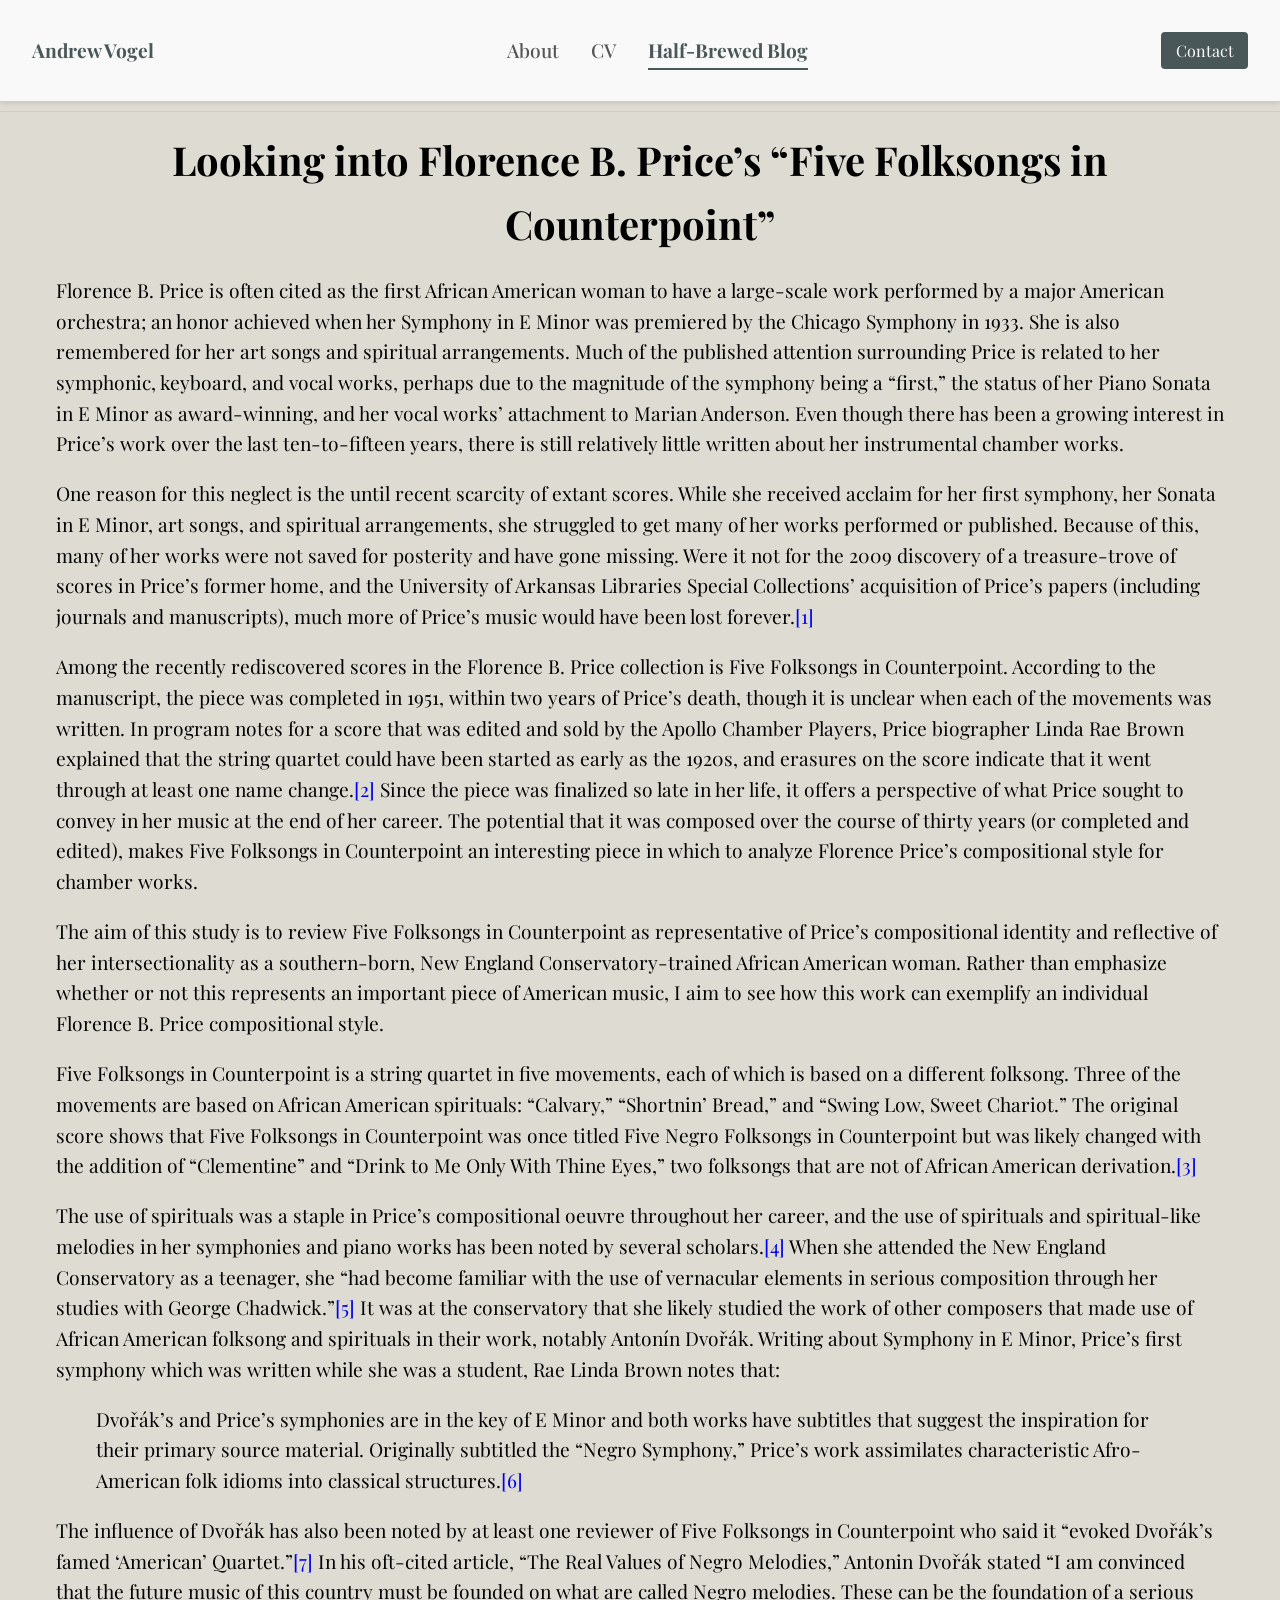
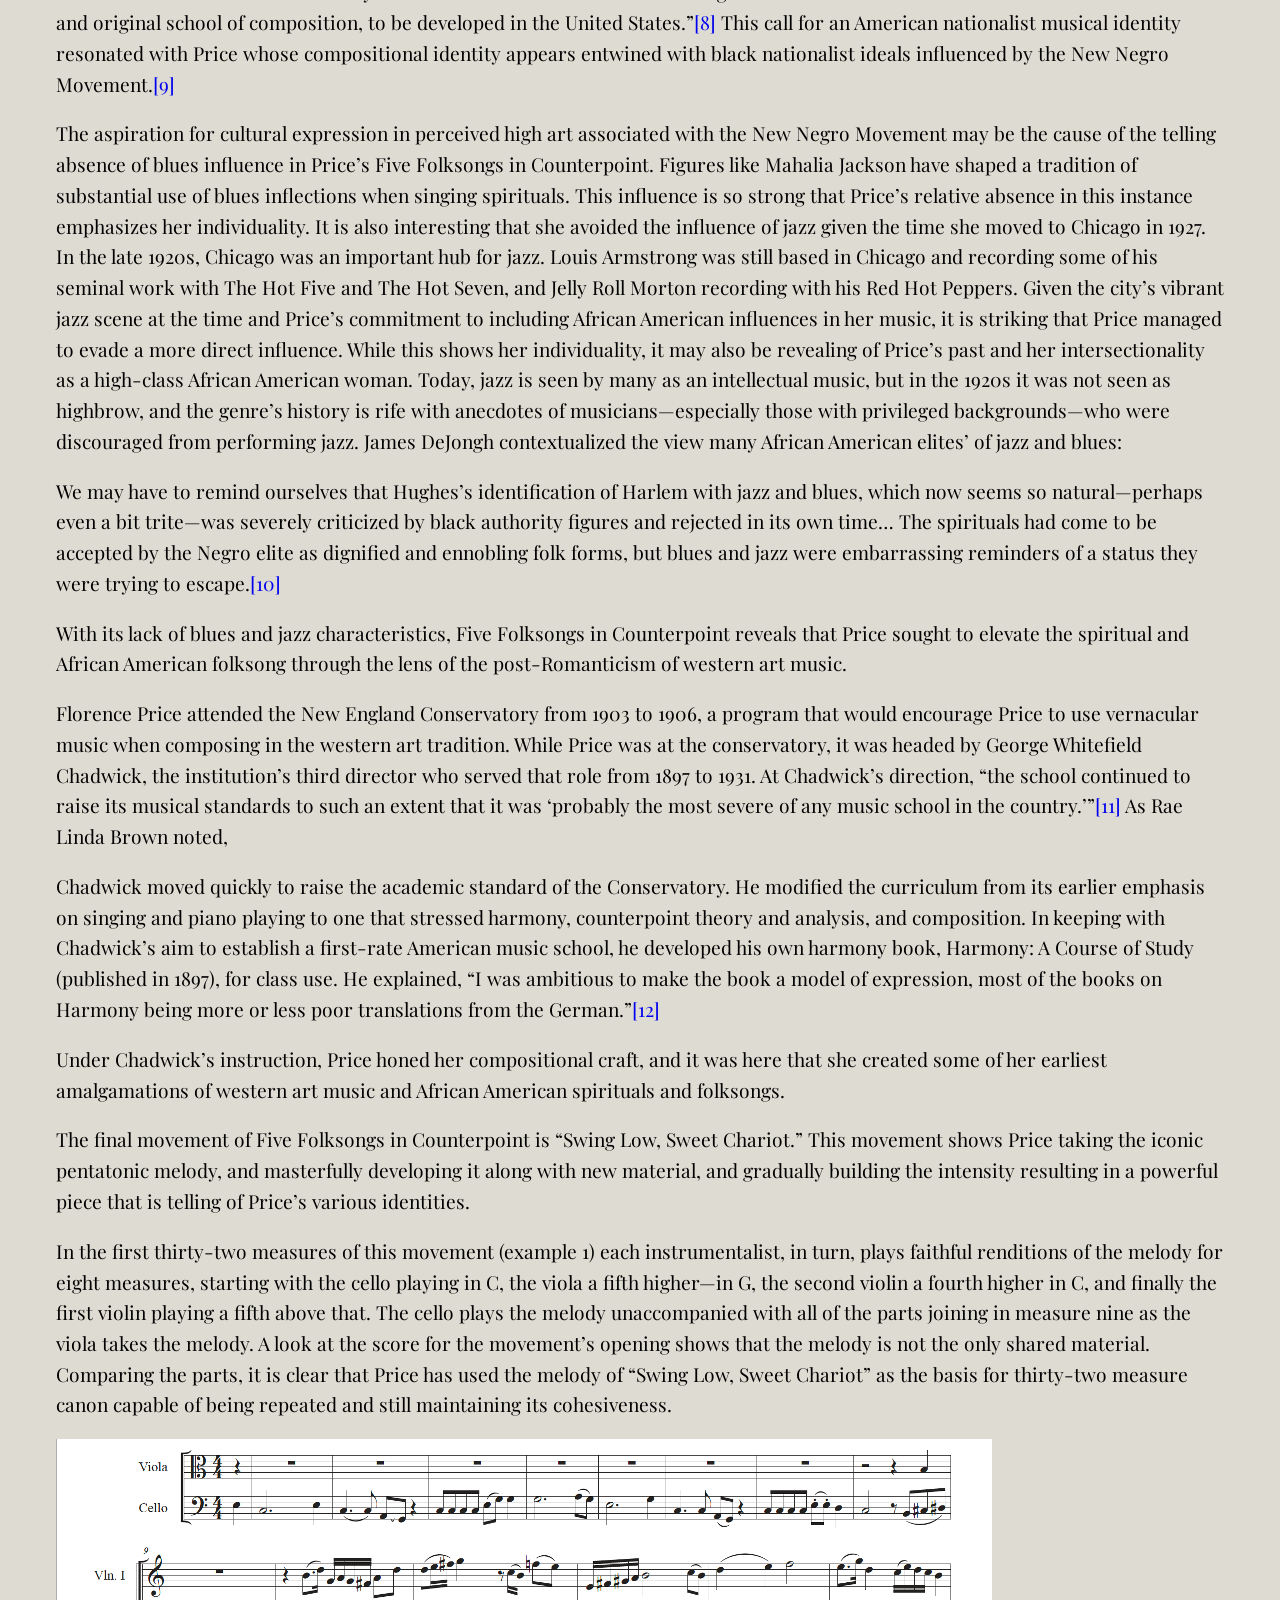
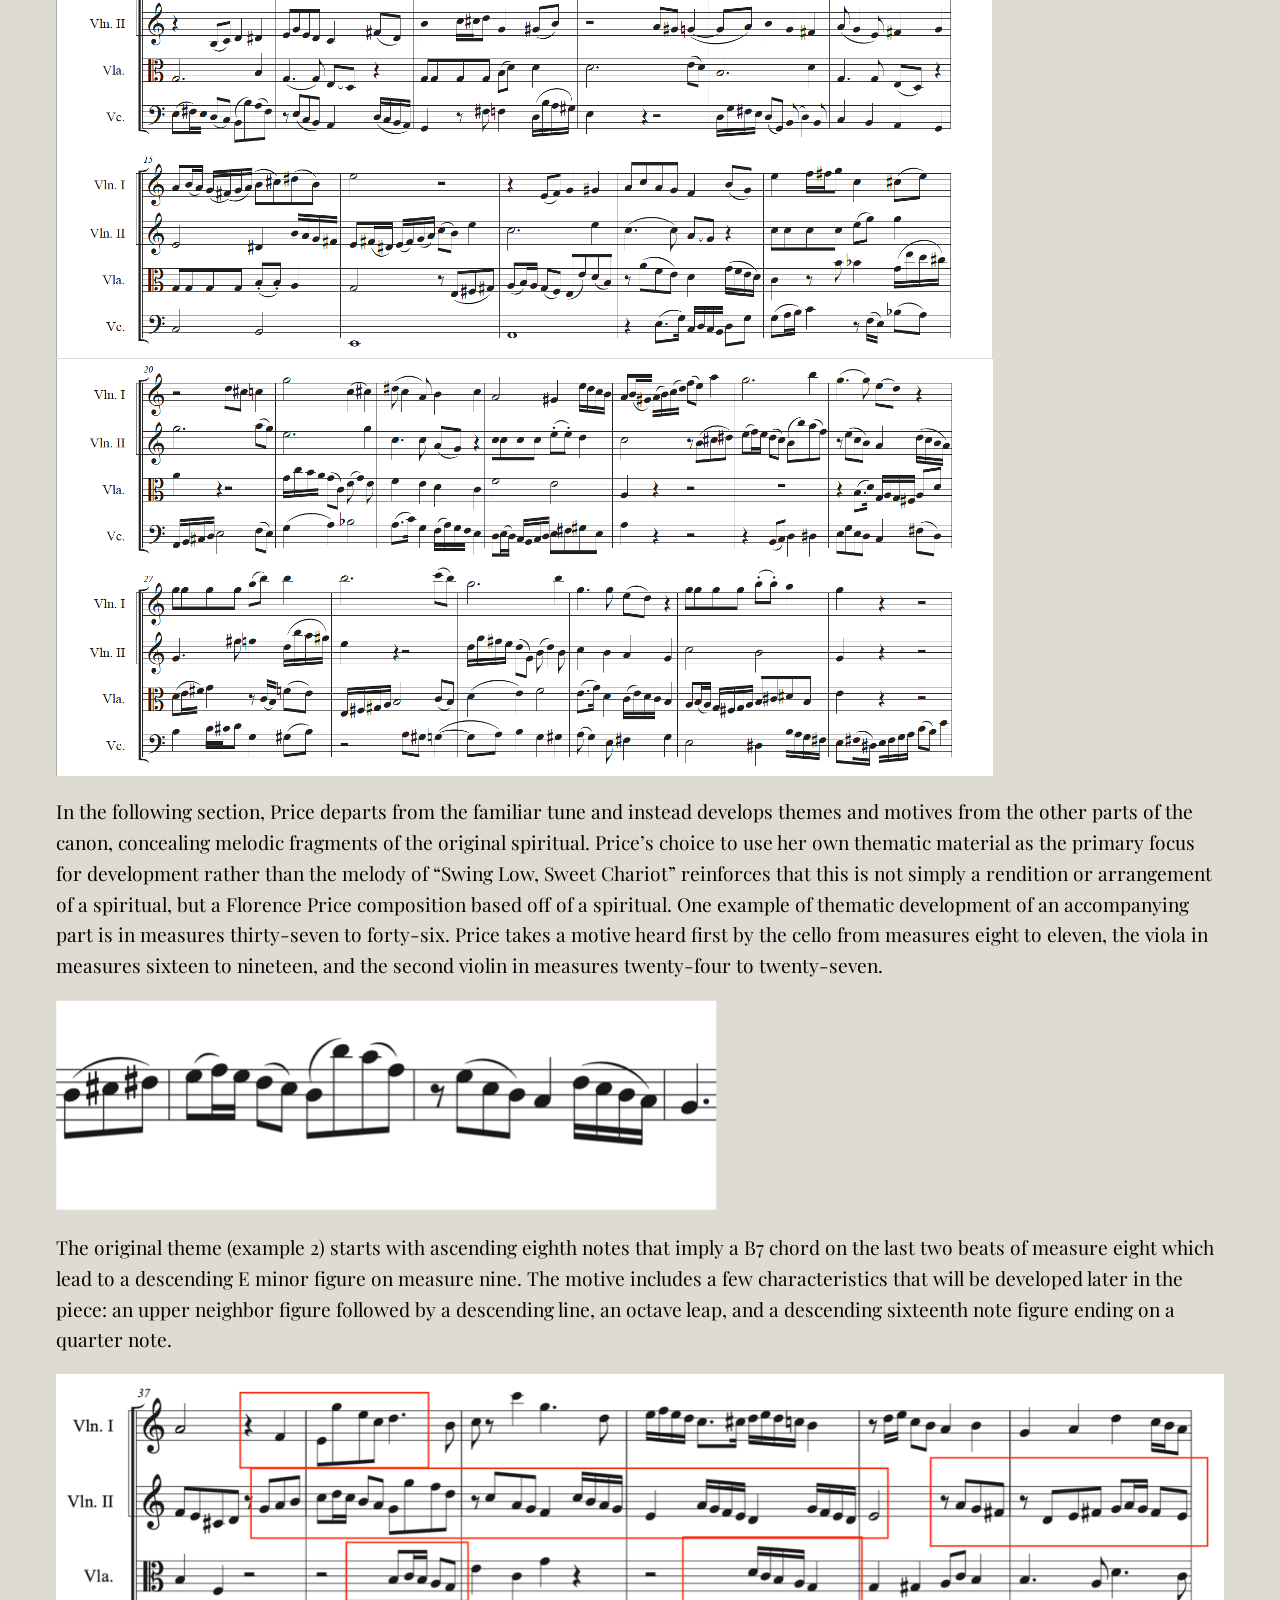
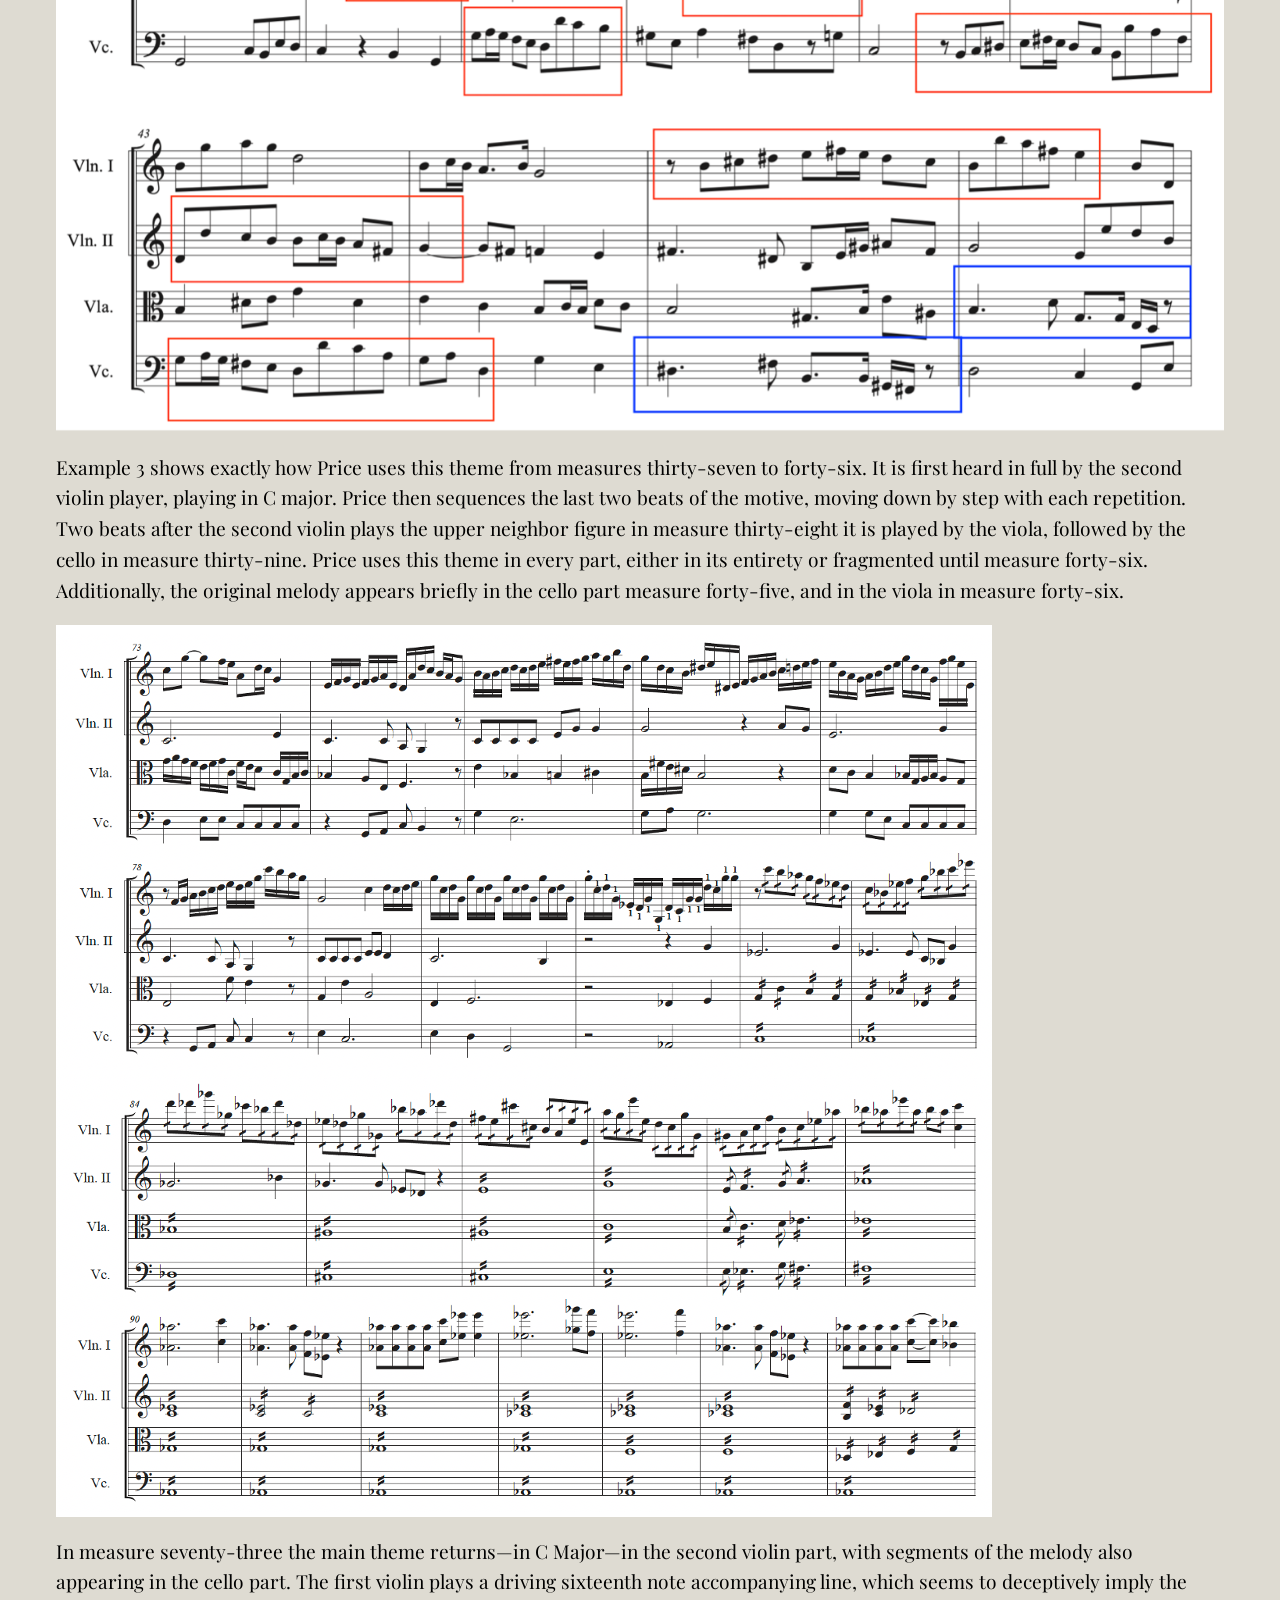
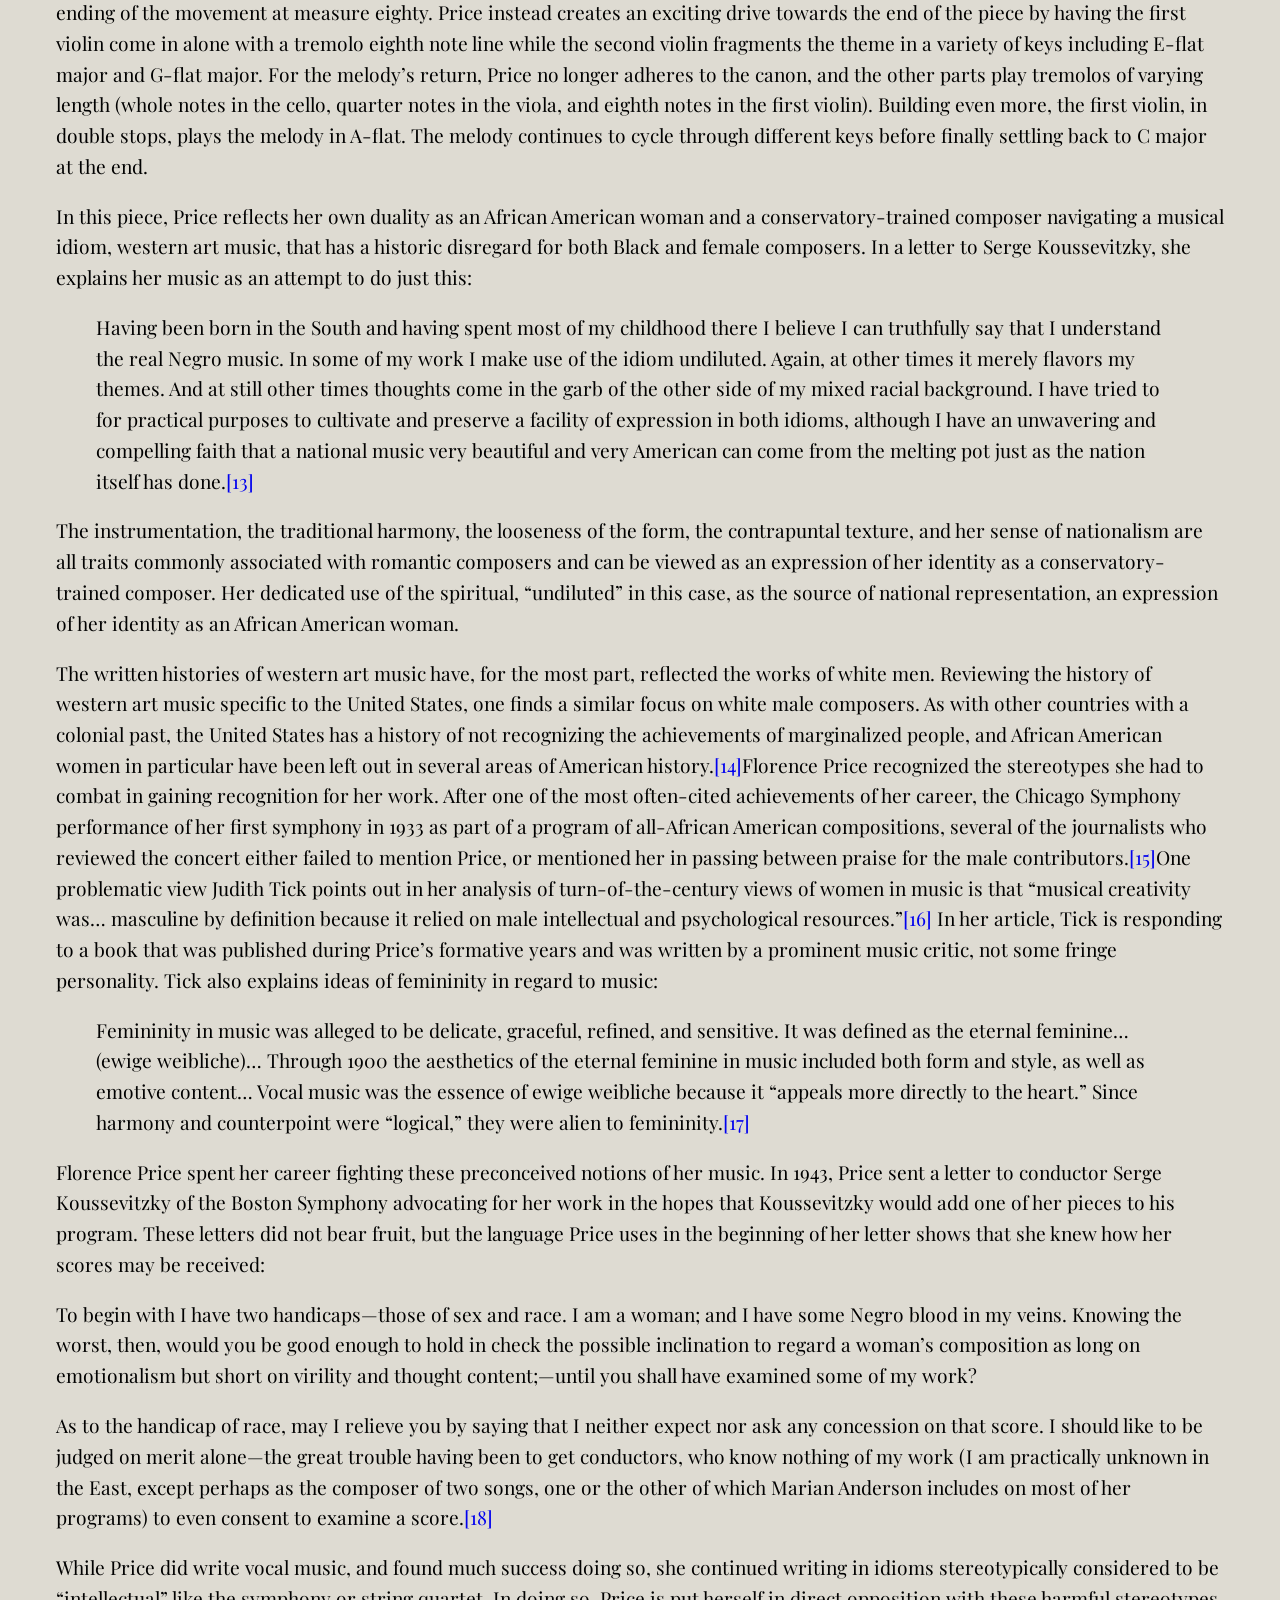
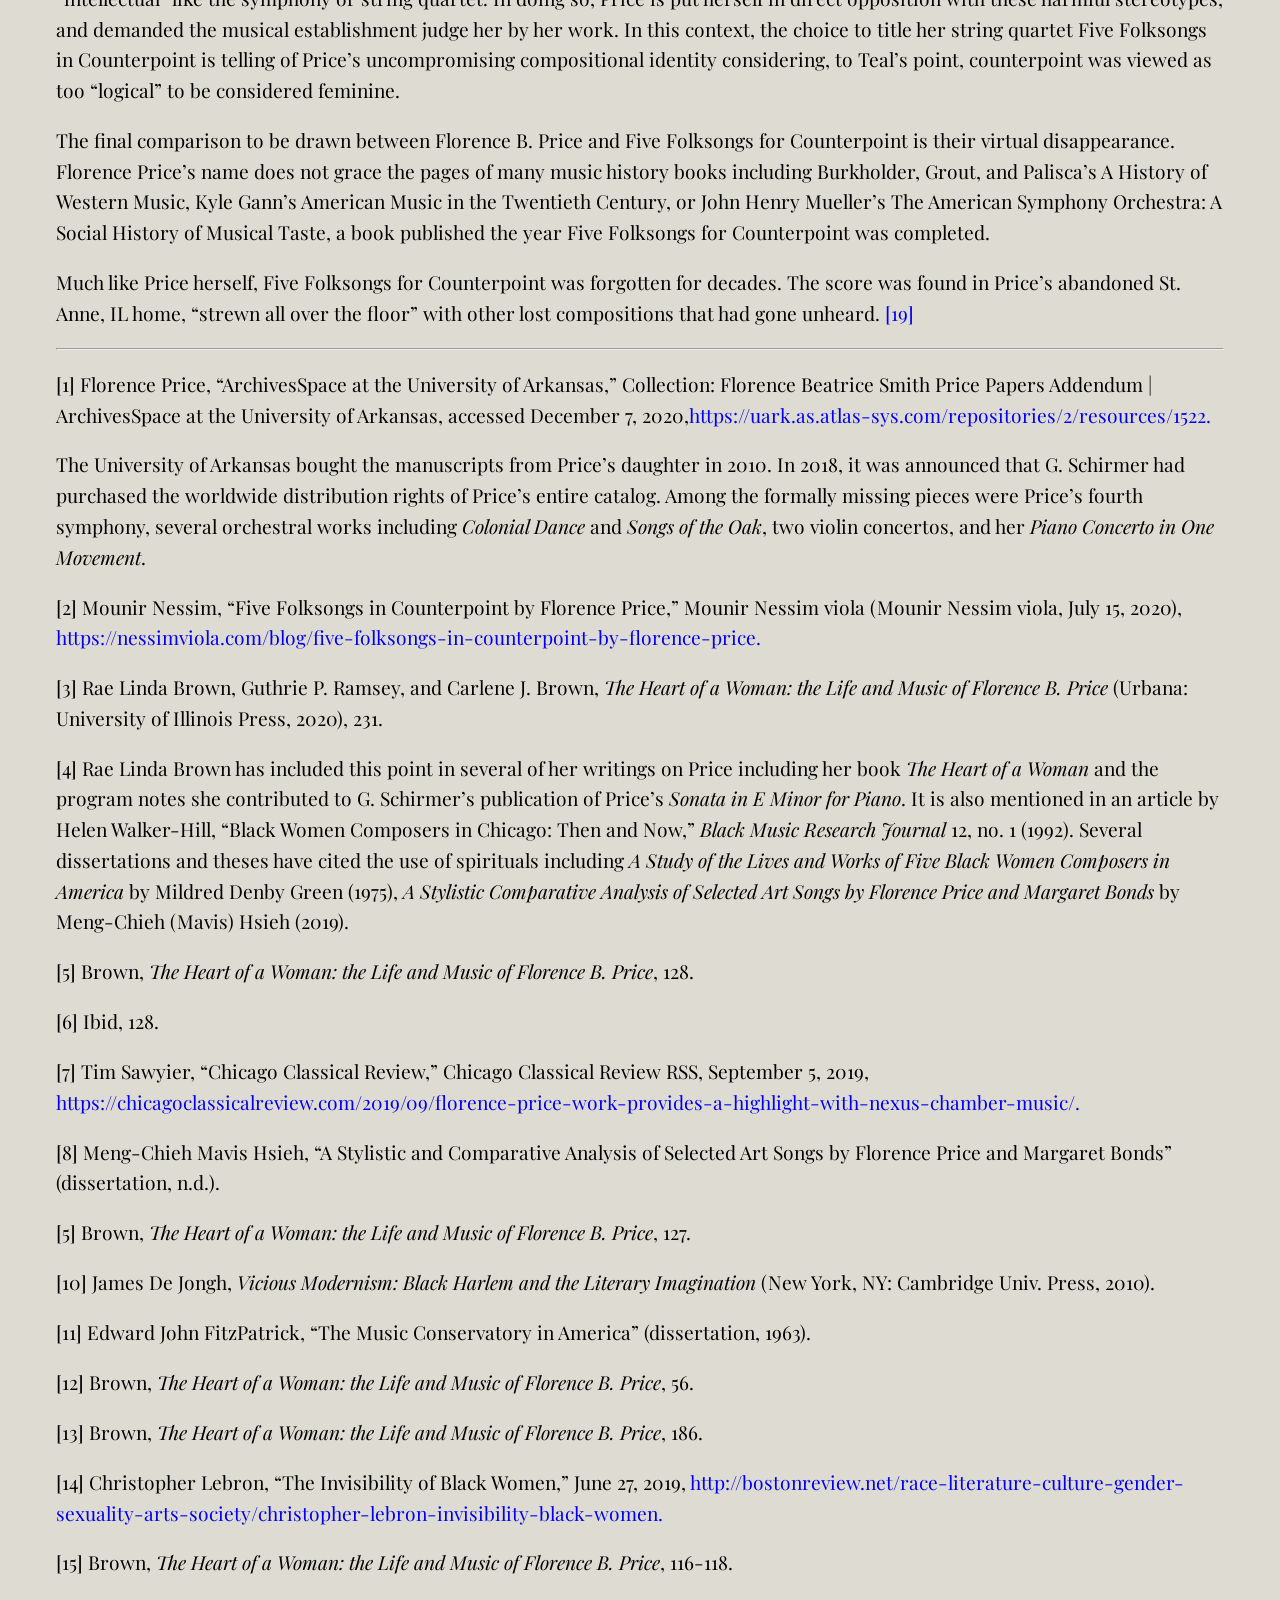
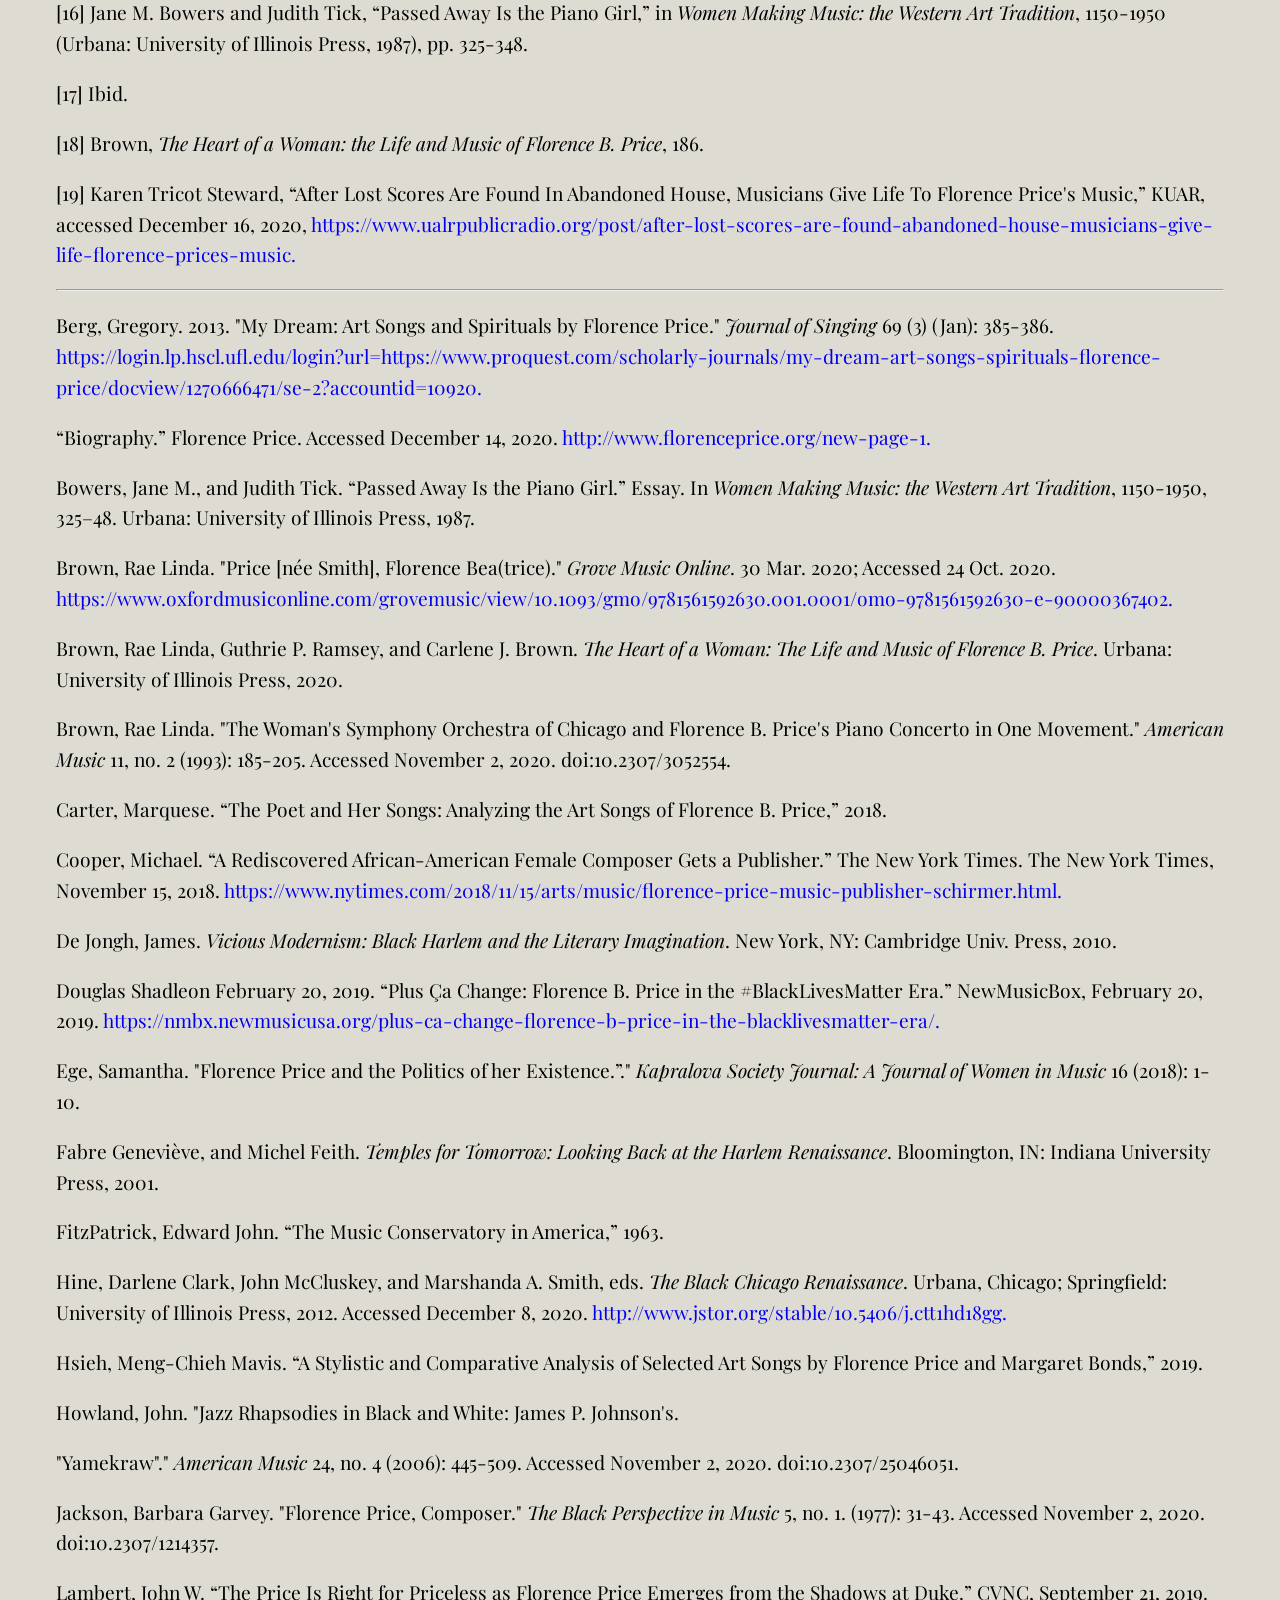
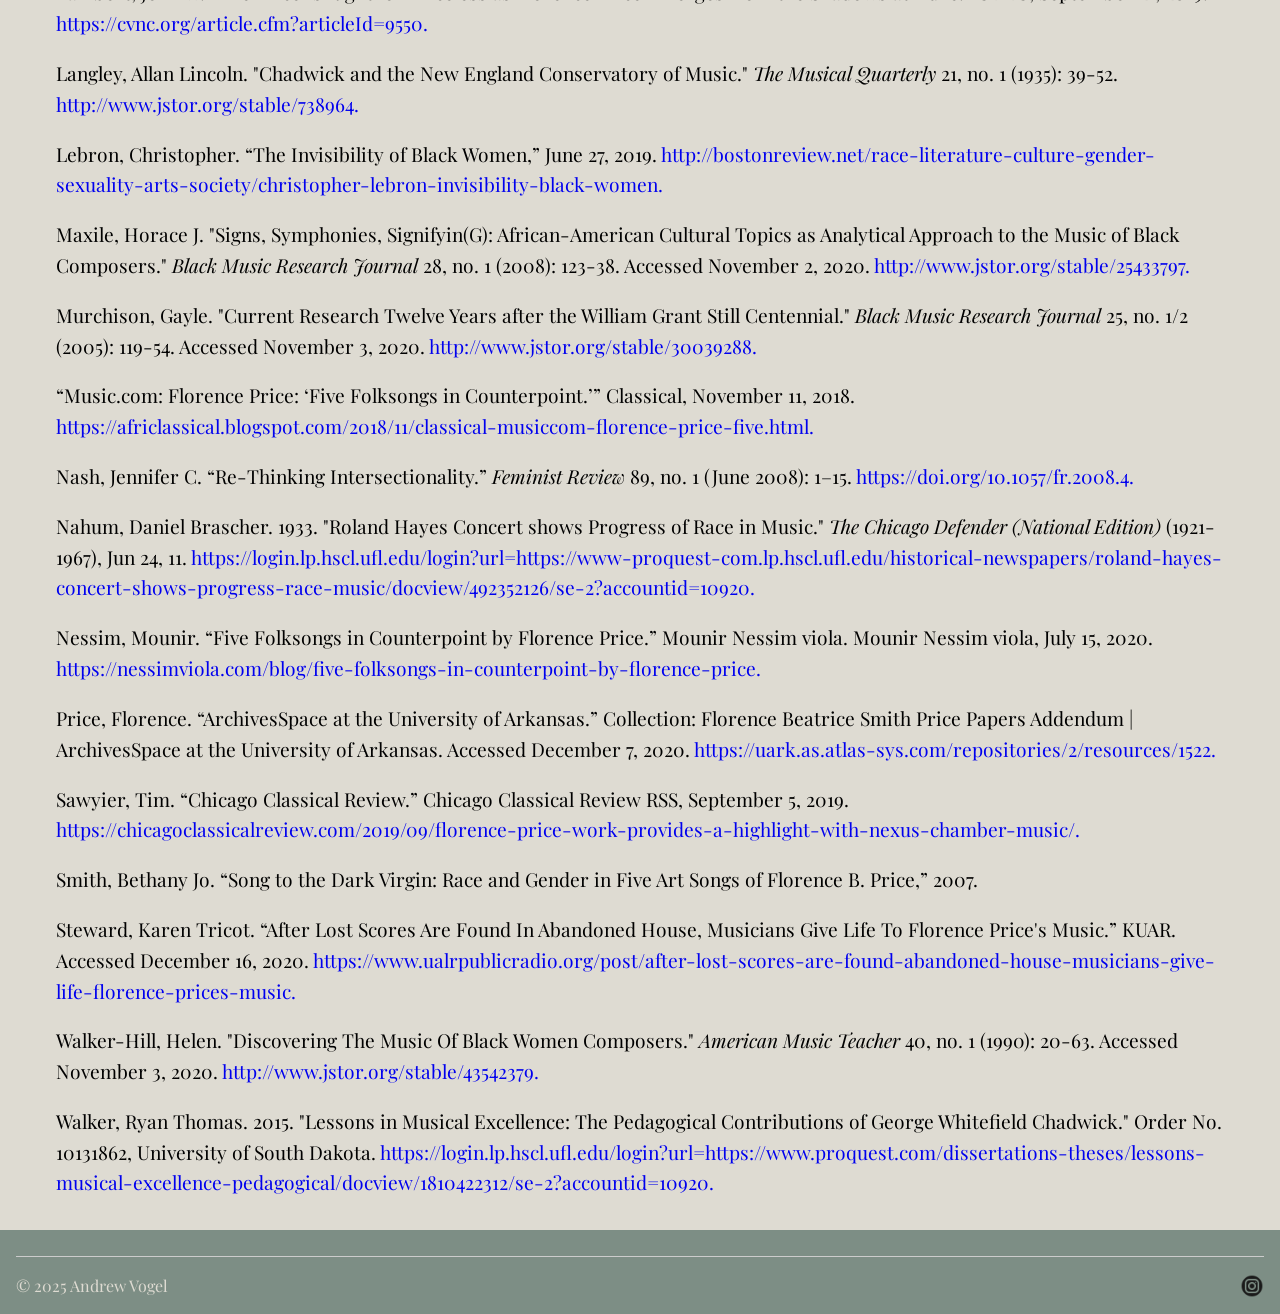
<file: blog-two.html>
<!DOCTYPE html>
<html lang="en">
<head>
  <meta charset="UTF-8">
  <meta name="viewport" content="width=device-width, initial-scale=1.0">
    <title>Half-Brewed Blog</title>
  
      <!-- Favicon -->
  <link rel="icon" type="image/x-icon" href="favicon.ico">
  <link rel="icon" type="image/png" sizes="32x32" href="favicon-32x32.png">
  <link rel="icon" type="image/png" sizes="16x16" href="favicon-16x16.png">
  <link rel="apple-touch-icon" sizes="180x180" href="apple-touch-icon.png">

  <link rel="stylesheet" href="style-sheet/style.css">
  <link rel="preconnect" href="https://fonts.googleapis.com">
  <link rel="preconnect" href="https://fonts.gstatic.com" crossorigin>
  <link href="https://fonts.googleapis.com/css2?family=Playfair+Display:ital,wght@0,400..900;1,400..900&display=swap" rel="stylesheet">
</head>
<body>
     <header>
    <nav class="navbar">
      <div class="nav-left">
        <a href="index.html">Andrew Vogel</a>
      </div>
      
      <div class="nav-center">
        <a href="about.html">About</a>
        <a href="cv.html">CV</a>
        <a href="blog.html">Half-Brewed Blog </a>
      </div>
      
      <div class="nav-right">
        <a href="mailto:andrewvogel@ufl.edu">
        <button class="btn">Contact</button>
        </a>
      </div>
    </nav>

    <hr class="footer-line">

   </header>
  <main>
    <div class="container">
    <h1>
      Looking into Florence B. Price’s “Five Folksongs in Counterpoint”
    </h1>
    <p>Florence B. Price is often cited as the first African American woman to have a large-scale work performed by a major American orchestra; an honor achieved when her Symphony in E Minor was premiered by the Chicago Symphony in 1933. She is also remembered for her art songs and spiritual arrangements. Much of the published attention surrounding Price is related to her symphonic, keyboard, and vocal works, perhaps due to the magnitude of the symphony being a “first,” the status of her Piano Sonata in E Minor as award-winning, and her vocal works’ attachment to Marian Anderson. Even though there has been a growing interest in Price’s work over the last ten-to-fifteen years, there is still relatively little written about her instrumental chamber works.</p>

    <p>One reason for this neglect is the until recent scarcity of extant scores. While she received acclaim for her first symphony, her Sonata in E Minor, art songs, and spiritual arrangements, she struggled to get many of her works performed or published. Because of this, many of her works were not saved for posterity and have gone missing. Were it not for the 2009 discovery of a treasure-trove of scores in Price’s former home, and the University of Arkansas Libraries Special Collections’ acquisition of Price’s papers (including journals and manuscripts), much more of Price’s music would have been lost forever.<a href="#footnote-one">[1]</a></p>

    <p>Among the recently rediscovered scores in the Florence B. Price collection is Five Folksongs in Counterpoint. According to the manuscript, the piece was completed in 1951, within two years of Price’s death, though it is unclear when each of the movements was written. In program notes for a score that was edited and sold by the Apollo Chamber Players, Price biographer Linda Rae Brown explained that the string quartet could have been started as early as the 1920s, and erasures on the score indicate that it went through at least one name change.<a href="#footnote-two">[2]</a>  Since the piece was finalized so late in her life, it offers a perspective of what Price sought to convey in her music at the end of her career. The potential that it was composed over the course of thirty years (or completed and edited), makes Five Folksongs in Counterpoint an interesting piece in which to analyze Florence Price’s compositional style for chamber works.</p>

    <p>The aim of this study is to review Five Folksongs in Counterpoint as representative of Price’s compositional identity and reflective of her intersectionality as a southern-born, New England Conservatory-trained African American woman. Rather than emphasize whether or not this represents an important piece of American music, I aim to see how this work can exemplify an individual Florence B. Price compositional style.</p>


    <p>Five Folksongs in Counterpoint is a string quartet in five movements, each of which is based on a different folksong. Three of the movements are based on African American spirituals: “Calvary,” “Shortnin’ Bread,” and “Swing Low, Sweet Chariot.” The original score shows that Five Folksongs in Counterpoint was once titled Five Negro Folksongs in Counterpoint but was likely changed with the addition of “Clementine” and “Drink to Me Only With Thine Eyes,” two folksongs that are not of African American derivation.<a href="#footnote-three">[3]</a></p>

    <p>The use of spirituals was a staple in Price’s compositional oeuvre throughout her career, and the use of spirituals and spiritual-like melodies in her symphonies and piano works has been noted by several scholars.<a href="#footnote-four">[4]</a> When she attended the New England Conservatory as a teenager, she “had become familiar with the use of vernacular elements in serious composition through her studies with George Chadwick.”<a href="#footnote-five">[5]</a> It was at the conservatory that she likely studied the work of other composers that made use of African American folksong and spirituals in their work, notably Antonín Dvořák. Writing about Symphony in E Minor, Price’s first symphony which was written while she was a student, Rae Linda Brown notes that:</p>

    <p><blockquote> Dvořák’s and Price’s symphonies are in the key of E Minor and both works have subtitles that suggest the inspiration for their primary source material. Originally subtitled the “Negro Symphony,” Price’s work assimilates characteristic Afro-American folk idioms into classical structures.<a href="#footnote-six">[6]</a></blockquote></p>

    <p>The influence of Dvořák has also been noted by at least one reviewer of Five Folksongs in Counterpoint who said it “evoked Dvořák’s famed ‘American’ Quartet.”<a href="#footnote-seven">[7]</a> In his oft-cited article, “The Real Values of Negro Melodies,” Antonin Dvořák stated “I am convinced that the future music of this country must be founded on what are called Negro melodies. These can be the foundation of a serious and original school of composition, to be developed in the United States.”<a href="#footnote-eight">[8]</a> This call for an American nationalist musical identity resonated with Price whose compositional identity appears entwined with black nationalist ideals influenced by the New Negro Movement.<a href="#footnote-nine">[9]</a></p>

    <p>The aspiration for cultural expression in perceived high art associated with the New Negro Movement may be the cause of the telling absence of blues influence in Price’s Five Folksongs in Counterpoint. Figures like Mahalia Jackson have shaped a tradition of substantial use of blues inflections when singing spirituals. This influence is so strong that Price’s relative absence in this instance emphasizes her individuality. It is also interesting that she avoided the influence of jazz given the time she moved to Chicago in 1927. In the late 1920s, Chicago was an important hub for jazz. Louis Armstrong was still based in Chicago and recording some of his seminal work with The Hot Five and The Hot Seven, and Jelly Roll Morton recording with his Red Hot Peppers. Given the city’s vibrant jazz scene at the time and Price’s commitment to including African American influences in her music, it is striking that Price managed to evade a more direct influence. While this shows her individuality, it may also be revealing of Price’s past and her intersectionality as a high-class African American woman. Today, jazz is seen by many as an intellectual music, but in the 1920s it was not seen as highbrow, and the genre’s history is rife with anecdotes of musicians—especially those with privileged backgrounds—who were discouraged from performing jazz. James DeJongh contextualized the view many African American elites’ of jazz and blues:</p>

    <p>We may have to remind ourselves that Hughes’s identification of Harlem with jazz and blues, which now seems so natural—perhaps even a bit trite—was severely criticized by black authority figures and rejected in its own time… The spirituals had come to be accepted by the Negro elite as dignified and ennobling folk forms, but blues and jazz were embarrassing reminders of a status they were trying to escape.<a href="#footnote-ten">[10]</a></p>

    <p>With its lack of blues and jazz characteristics, Five Folksongs in Counterpoint reveals that Price sought to elevate the spiritual and African American folksong through the lens of the post-Romanticism of western art music.</p>

    <p>Florence Price attended the New England Conservatory from 1903 to 1906, a program that would encourage Price to use vernacular music when composing in the western art tradition. While Price was at the conservatory, it was headed by George Whitefield Chadwick, the institution’s third director who served that role from 1897 to 1931. At Chadwick’s direction, “the school continued to raise its musical standards to such an extent that it was ‘probably the most severe of any music school in the country.’”<a href="#footnote-eleven">[11]</a> As Rae Linda Brown noted,</p>

    <p>Chadwick moved quickly to raise the academic standard of the Conservatory. He modified the curriculum from its earlier emphasis on singing and piano playing to one that stressed harmony, counterpoint theory and analysis, and composition. In keeping with Chadwick’s aim to establish a first-rate American music school, he developed his own harmony book, Harmony: A Course of Study (published in 1897), for class use. He explained, “I was ambitious to make the book a model of expression, most of the books on Harmony being more or less poor translations from the German.”<a href="#footnote-twelve">[12]</a></p>

    <p>Under Chadwick’s instruction, Price honed her compositional craft, and it was here that she created some of her earliest amalgamations of western art music and African American spirituals and folksongs.</p> 

    <p>The final movement of Five Folksongs in Counterpoint is “Swing Low, Sweet Chariot.” This movement shows Price taking the iconic pentatonic melody, and masterfully developing it along with new material, and gradually building the intensity resulting in a powerful piece that is telling of Price’s various identities.</p>

    <p>In the first thirty-two measures of this movement (example 1) each instrumentalist, in turn, plays faithful renditions of the melody for eight measures, starting with the cello playing in C, the viola a fifth higher—in G, the second violin a fourth higher in C, and finally the first violin playing a fifth above that. The cello plays the melody unaccompanied with all of the parts joining in measure nine as the viola takes the melody. A look at the score for the movement’s opening shows that the melody is not the only shared material. Comparing the parts, it is clear that Price has used the melody of “Swing Low, Sweet Chariot” as the basis for thirty-two measure canon capable of being repeated and still maintaining its cohesiveness. 
    </p>
    <img src="images/notation-one.webp" alt="Notation One" loading="lazy">
    <img src="images/notation-two.webp" alt="Notation Two" loading="lazy">
    <p>In the following section, Price departs from the familiar tune and instead develops themes and motives from the other parts of the canon, concealing melodic fragments of the original spiritual. Price’s choice to use her own thematic material as the primary focus for development rather than the melody of “Swing Low, Sweet Chariot” reinforces that this is not simply a rendition or arrangement of a spiritual, but a Florence Price composition based off of a spiritual. One example of thematic development of an accompanying part is in measures thirty-seven to forty-six. Price takes a motive heard first by the cello from measures eight to eleven, the viola in measures sixteen to nineteen, and the second  violin in measures twenty-four to twenty-seven.</p>
    <img src="images/notation-three.webp" alt="Notation-Three" loading="lazy">
    <p> The original theme (example 2) starts with ascending eighth notes that imply a B7 chord on the last two beats of measure eight which lead to a descending E minor figure on measure nine. The motive includes a few characteristics that will be developed later in the piece: an upper neighbor figure followed by a descending line, an octave leap, and a descending sixteenth note figure ending on a quarter note. </p>
    <img src="images/notation-four.webp" alt="Notation Four" loading="lazy">
    <p>Example 3 shows exactly how Price uses this theme from measures thirty-seven to forty-six. It is first heard in full by the second violin player, playing in C major. Price then sequences the last two beats of the motive, moving down by step with each repetition.  Two beats after the second violin plays the upper neighbor figure in measure thirty-eight it is played by the viola, followed by the cello in measure thirty-nine. Price uses this theme in every part, either in its entirety or fragmented until measure forty-six. Additionally, the original melody appears briefly in the cello part measure forty-five, and in the viola in measure forty-six.</p>
    <img src="images/notation-five.webp" alt="Notation Five" loading="lazy">
    <p>In measure seventy-three the main theme returns—in C Major—in the second violin part, with segments of the melody also appearing in the cello part. The first violin plays a driving sixteenth note accompanying line, which seems to deceptively imply the ending of the movement at measure eighty. Price instead creates an exciting drive towards the end of the piece by having the first violin come in alone with a tremolo eighth note line while the second violin fragments the theme in a variety of keys including E-flat major and G-flat major. For the melody’s return, Price no longer adheres to the canon, and the other parts play tremolos of varying length (whole notes in the cello, quarter notes in the viola, and eighth notes in the first violin). Building even more, the first violin, in double stops, plays the melody in A-flat. The melody continues to cycle through different keys before finally settling back to C major at the end. 

    <p>In this piece, Price reflects her own duality as an African American woman and a conservatory-trained composer navigating a musical idiom, western art music, that has a historic disregard for both Black and female composers. In a letter to Serge Koussevitzky, she explains her music as an attempt to do just this:</p>

    <p><blockquote>Having been born in the South and having spent most of my childhood there I believe I can truthfully say that I understand the real Negro music. In some of my work I make use of the idiom undiluted. Again, at other times it merely flavors my themes. And at still other times thoughts come in the garb of the other side of my mixed racial background. I have tried to for practical purposes to cultivate and preserve a facility of expression in both idioms, although I have an unwavering and compelling faith that a national music very beautiful and very American can come from the melting pot just as the nation itself has done.<a href="#footnote-thirteen">[13]</a></blockquote></p>

    <p>The instrumentation, the traditional harmony, the looseness of the form, the contrapuntal texture, and her sense of nationalism are all traits commonly associated with romantic composers and can be viewed as an expression of her identity as a conservatory-trained composer. Her dedicated use of the spiritual, “undiluted” in this case, as the source of national representation, an expression of her identity as an African American woman.</p>

    <p>The written histories of western art music have, for the most part, reflected the works of white men. Reviewing the history of western art music specific to the United States, one finds a similar focus on white male composers. As with other countries with a colonial past, the United States has a history of not recognizing the achievements of marginalized people, and African American women in particular have been left out in several areas of American history.<a href="#footnote-fourteen">[14]</a>Florence Price recognized the stereotypes she had to combat in gaining recognition for her work. After one of the most often-cited achievements of her career, the Chicago Symphony performance of her first symphony in 1933 as part of a program of all-African American compositions, several of the journalists who reviewed the concert either failed to mention Price, or mentioned her in passing between praise for the male contributors.<a href="#footnote-fifteen">[15]</a>One problematic view Judith Tick points out in her analysis of turn-of-the-century views of women in music is that “musical creativity was… masculine by definition because it relied on male intellectual and psychological resources.”<a href="#footnote-sixteen">[16]</a> In her article, Tick is responding to a book that was published during Price’s formative years and was written by a prominent music critic, not some fringe personality. Tick also explains ideas of femininity in regard to music:</p>

    <p><blockquote>Femininity in music was alleged to be delicate, graceful, refined, and sensitive. It was defined as the eternal feminine…(ewige weibliche)… Through 1900 the aesthetics of the eternal feminine in music included both form and style, as well as emotive content… Vocal music was the essence of ewige weibliche because it “appeals more directly to the heart.” Since harmony and counterpoint were “logical,” they were alien to femininity.<a href="#footnote-seventeen">[17]</a></blockquote></p> 

    <p>Florence Price spent her career fighting these preconceived notions of her music. In 1943, Price sent a letter to conductor Serge Koussevitzky of the Boston Symphony advocating for her work in the hopes that Koussevitzky would add one of her pieces to his program. These letters did not bear fruit, but the language Price uses in the beginning of her letter shows that she knew how her scores may be received:</p>

    <p>To begin with I have two handicaps—those of sex and race. I am a woman; and I have some Negro blood in my veins. Knowing the worst, then, would you be good enough to hold in check the possible inclination to regard a woman’s composition as long on emotionalism but short on virility and thought content;—until you shall have examined some of my work?</p>

    <p>As to the handicap of race, may I relieve you by saying that I neither expect nor ask any concession on that score. I should like to be judged on merit alone—the great trouble having been to get conductors, who know nothing of my work (I am practically unknown in the East, except perhaps as the composer of two songs, one or the other of which Marian Anderson includes on most of her programs) to even consent to examine a score.<a href="#footnote-eighteen">[18]</a></p>

    <p>While Price did write vocal music, and found much success doing so, she continued writing in idioms stereotypically considered to be “intellectual” like the symphony or string quartet. In doing so, Price is put herself in direct opposition with these harmful stereotypes, and demanded the musical establishment judge her by her work. In this context, the choice to title her string quartet Five Folksongs in Counterpoint is telling of Price’s uncompromising compositional identity considering, to Teal’s point, counterpoint was viewed as too “logical” to be considered feminine.</p>

    <p>The final comparison to be drawn between Florence B. Price and Five Folksongs for Counterpoint is their virtual disappearance. Florence Price’s name does not grace the pages of many music history books including Burkholder, Grout, and Palisca’s A History of Western Music, Kyle Gann’s American Music in the Twentieth Century, or John Henry Mueller’s The American Symphony Orchestra: A Social History of Musical Taste, a book published the year Five Folksongs for Counterpoint was completed.</p>

    <p>Much like Price herself, Five Folksongs for Counterpoint was forgotten for decades. The score was found in Price’s abandoned St. Anne, IL home, “strewn all over the floor” with other lost compositions that had gone unheard. <a href="#footnote-nineteen">[19]</a></p>

    <hr>

      <p id="footnote-one">[1] Florence Price, “ArchivesSpace at the University of Arkansas,” Collection: Florence Beatrice Smith Price Papers Addendum | ArchivesSpace at the University of Arkansas, accessed December 7, 2020,<a href="https://uark.as.atlas-sys.com/repositories/2/resources/1522.">https://uark.as.atlas-sys.com/repositories/2/resources/1522.</a></p>

      <p>The University of Arkansas bought the manuscripts from Price’s daughter in 2010. In 2018, it was announced that G. Schirmer had purchased the worldwide distribution rights of Price’s entire catalog. Among the formally missing pieces were Price’s fourth symphony, several orchestral works including <em>Colonial Dance</em> and <em>Songs of the Oak</em>, two violin concertos, and her <em>Piano Concerto in One Movement</em>. </p>

      <p id="footnote-two">[2] Mounir Nessim, “Five Folksongs in Counterpoint by Florence Price,” Mounir Nessim viola (Mounir Nessim viola, July 15, 2020), <a href="https://nessimviola.com/blog/five-folksongs-in-counterpoint-by-florence-price.">https://nessimviola.com/blog/five-folksongs-in-counterpoint-by-florence-price.</a></p>

      <p id="footnote-three">[3] Rae Linda Brown, Guthrie P. Ramsey, and Carlene J. Brown, <em>The Heart of a Woman: the Life and Music of Florence B. Price</em> (Urbana: University of Illinois Press, 2020), 231.</p>

      <p id="footnote-four">[4] Rae Linda Brown has included this point in several of her writings on Price including her book <em>The Heart of a Woman</em> and the program notes she contributed to G. Schirmer’s publication of Price’s <em>Sonata in E Minor for Piano</em>. It is also mentioned in an article by Helen Walker-Hill, “Black Women Composers in Chicago: Then and Now,” <em>Black Music Research Journal</em> 12, no. 1 (1992). Several dissertations and theses have cited the use of spirituals including <em>A Study of the Lives and Works of Five Black Women Composers in America</em> by Mildred Denby Green (1975), <em>A Stylistic Comparative Analysis of Selected Art Songs by Florence Price and Margaret Bonds</em> by Meng-Chieh (Mavis) Hsieh (2019).</p>

    <p id="footnote-five">[5] Brown, <em>The Heart of a Woman: the Life and Music of Florence B. Price</em>, 128.</p>

    <p id="footnote-six">[6] Ibid, 128.</p>

    <p id="footnote-seven">[7] Tim Sawyier, “Chicago Classical Review,” Chicago Classical Review RSS, September 5, 2019, <a href="https://chicagoclassicalreview.com/2019/09/florence-price-work-provides-a-highlight-with-nexus-chamber-music/.">https://chicagoclassicalreview.com/2019/09/florence-price-work-provides-a-highlight-with-nexus-chamber-music/.</a></p>

    <p id="footnote-eight">[8] Meng-Chieh Mavis Hsieh, “A Stylistic and Comparative Analysis of Selected Art Songs by Florence Price and Margaret Bonds” (dissertation, n.d.).</p>

    <p id="footnote-nine">[5] Brown, <em>The Heart of a Woman: the Life and Music of Florence B. Price</em>, 127.</p>

    <p id="footnote-ten">[10] James De Jongh, <em>Vicious Modernism: Black Harlem and the Literary Imagination</em> (New York, NY: Cambridge Univ. Press, 2010).</p>

    <p id="footnote-eleven">[11] Edward John FitzPatrick, “The Music Conservatory in America” (dissertation, 1963).</p>

    <p id="footnote-twelve">[12] Brown, <em>The Heart of a Woman: the Life and Music of Florence B. Price</em>, 56.</p>

    <p id="footnote-thirteen">[13] Brown, <em>The Heart of a Woman: the Life and Music of Florence B. Price</em>, 186.</p>

    <p id="footnote-fourteen">[14] Christopher Lebron, “The Invisibility of Black Women,” June 27, 2019, <a href="http://bostonreview.net/race-literature-culture-gender-sexuality-arts-society/christopher-lebron-invisibility-black-women.">http://bostonreview.net/race-literature-culture-gender-sexuality-arts-society/christopher-lebron-invisibility-black-women.</a></p>

    <p id="footnote-fifteen">[15] Brown, <em>The Heart of a Woman: the Life and Music of Florence B. Price</em>, 116-118.</p>

    <p id="footnote-sixteen">[16] Jane M. Bowers and Judith Tick, “Passed Away Is the Piano Girl,” in <em>Women Making Music: the Western Art Tradition</em>, 1150-1950 (Urbana: University of Illinois Press, 1987), pp. 325-348.</p>

    <p id="footnote-seventeen">[17] Ibid.</p>

    <p id="footnote-eighteen">[18] Brown, <em>The Heart of a Woman: the Life and Music of Florence B. Price</em>, 186.</p>

    <p id="footnote-nineteen">[19] Karen Tricot Steward, “After Lost Scores Are Found In Abandoned House, Musicians Give Life To Florence Price's Music,” KUAR, accessed December 16, 2020, <a href="https://www.ualrpublicradio.org/post/after-lost-scores-are-found-abandoned-house-musicians-give-life-florence-prices-music. ">https://www.ualrpublicradio.org/post/after-lost-scores-are-found-abandoned-house-musicians-give-life-florence-prices-music. </a></p>

    <hr>

    <p>Berg, Gregory. 2013. "My Dream: Art Songs and Spirituals by Florence Price." <em>Journal of Singing</em> 69 (3) (Jan): 385-386. <a href="https://login.lp.hscl.ufl.edu/login?url=https://www.proquest.com/scholarly-journals/my-dream-art-songs-spirituals-florence-price/docview/1270666471/se-2?accountid=10920.">https://login.lp.hscl.ufl.edu/login?url=https://www.proquest.com/scholarly-journals/my-dream-art-songs-spirituals-florence-price/docview/1270666471/se-2?accountid=10920.</a></p>

    <p>“Biography.” Florence Price. Accessed December 14, 2020. <a href="http://www.florenceprice.org/new-page-1.">http://www.florenceprice.org/new-page-1.</a></p>

    <p>Bowers, Jane M., and Judith Tick. “Passed Away Is the Piano Girl.” Essay. In <em>Women Making Music: the Western Art Tradition</em>, 1150-1950, 325–48. Urbana: University of Illinois Press, 1987. </p>

    <p>Brown, Rae Linda. "Price [née Smith], Florence Bea(trice)." <em>Grove Music Online</em>. 30 Mar. 2020; 
      Accessed 24 Oct. 2020. <a href="https://www.oxfordmusiconline.com/grovemusic/view/10.1093/gmo/9781561592630.001.0001/omo-9781561592630-e-90000367402.">https://www.oxfordmusiconline.com/grovemusic/view/10.1093/gmo/9781561592630.001.0001/omo-9781561592630-e-90000367402.</a></p>

    <p>Brown, Rae Linda, Guthrie P. Ramsey, and Carlene J. Brown. <em>The Heart of a Woman: The Life and Music of Florence B. Price</em>. Urbana: University of Illinois Press, 2020. </p>

    <p>Brown, Rae Linda. "The Woman's Symphony Orchestra of Chicago and Florence B. Price's Piano Concerto in One Movement." <em>American Music</em> 11, no. 2 (1993): 185-205. Accessed November 2, 2020. doi:10.2307/3052554.</p>

    <p>Carter, Marquese. “The Poet and Her Songs: Analyzing the Art Songs of Florence B. Price,” 2018.</p>

    <p>Cooper, Michael. “A Rediscovered African-American Female Composer Gets a Publisher.” The New York Times. The New York Times, November 15, 2018. <a href="https://www.nytimes.com/2018/11/15/arts/music/florence-price-music-publisher-schirmer.html.">https://www.nytimes.com/2018/11/15/arts/music/florence-price-music-publisher-schirmer.html.</a></p>

    <p>De Jongh, James. <em>Vicious Modernism: Black Harlem and the Literary Imagination</em>. New York, NY: Cambridge Univ. Press, 2010.</p>

    <p>Douglas Shadleon February 20, 2019. “Plus Ça Change: Florence B. Price in the #BlackLivesMatter Era.” NewMusicBox, February 20, 2019. <a href="https://nmbx.newmusicusa.org/plus-ca-change-florence-b-price-in-the-blacklivesmatter-era/.">https://nmbx.newmusicusa.org/plus-ca-change-florence-b-price-in-the-blacklivesmatter-era/.</a></p>

    <p>Ege, Samantha. "Florence Price and the Politics of her Existence.”." <em>Kapralova Society Journal: A Journal of Women in Music</em> 16 (2018): 1-10.</p>

    <p>Fabre Geneviève, and Michel Feith. <em>Temples for Tomorrow: Looking Back at the Harlem Renaissance</em>. Bloomington, IN: Indiana University Press, 2001.</p>

    <p>FitzPatrick, Edward John. “The Music Conservatory in America,” 1963. </p>

    <p>Hine, Darlene Clark, John McCluskey, and Marshanda A. Smith, eds. <em>The Black Chicago Renaissance</em>. Urbana, Chicago; Springfield: University of Illinois Press, 2012. Accessed December 8, 2020. <a href="http://www.jstor.org/stable/10.5406/j.ctt1hd18gg.">http://www.jstor.org/stable/10.5406/j.ctt1hd18gg.</a></p>

    <p>Hsieh, Meng-Chieh Mavis. “A Stylistic and Comparative Analysis of Selected Art Songs by Florence Price and Margaret Bonds,” 2019. </p>

    <p>Howland, John. "Jazz Rhapsodies in Black and White: James P. Johnson's.</p>

    <p>"Yamekraw"." <em>American Music</em> 24, no. 4 (2006): 445-509. Accessed November 2, 2020. doi:10.2307/25046051.</p>

    <p>Jackson, Barbara Garvey. "Florence Price, Composer." <em>The Black Perspective in Music</em> 5, no. 1. (1977): 31-43. Accessed November 2, 2020. doi:10.2307/1214357.</p>

    <p>Lambert, John W. “The Price Is Right for Priceless as Florence Price Emerges from the Shadows at Duke.” CVNC, September 21, 2019. <a href="https://cvnc.org/article.cfm?articleId=9550.">https://cvnc.org/article.cfm?articleId=9550.</a></p>

    <p>Langley, Allan Lincoln. "Chadwick and the New England Conservatory of Music." <em>The Musical Quarterly</em> 21, no. 1 (1935): 39-52. <a href="http://www.jstor.org/stable/738964.">http://www.jstor.org/stable/738964.</a></p>

    <p>Lebron, Christopher. “The Invisibility of Black Women,” June 27, 2019. <a href="http://bostonreview.net/race-literature-culture-gender-sexuality-arts-society/christopher-lebron-invisibility-black-women.">http://bostonreview.net/race-literature-culture-gender-sexuality-arts-society/christopher-lebron-invisibility-black-women.</a></p>

    <p>Maxile, Horace J. "Signs, Symphonies, Signifyin(G): African-American Cultural Topics as Analytical Approach to the Music of Black Composers." <em>Black Music Research Journal</em> 28, no. 1 (2008): 123-38. Accessed November 2, 2020. <a href="http://www.jstor.org/stable/25433797.">http://www.jstor.org/stable/25433797.</a></p>

    <p>Murchison, Gayle. "Current Research Twelve Years after the William Grant Still Centennial." <em>Black Music Research Journal</em> 25, no. 1/2 (2005): 119-54. Accessed November 3, 2020. <a href="http://www.jstor.org/stable/30039288.">http://www.jstor.org/stable/30039288.</a></p>

    <p>“Music.com: Florence Price: ‘Five Folksongs in Counterpoint.’” Classical, November 11, 2018. <a href="https://africlassical.blogspot.com/2018/11/classical-musiccom-florence-price-five.html.">https://africlassical.blogspot.com/2018/11/classical-musiccom-florence-price-five.html.</a></p>

    <p>Nash, Jennifer C. “Re-Thinking Intersectionality.” <em>Feminist Review</em> 89, no. 1 (June 2008): 1–15. <a href="https://doi.org/10.1057/fr.2008.4.">https://doi.org/10.1057/fr.2008.4.</a></p>

    <p>Nahum, Daniel Brascher. 1933. "Roland Hayes Concert shows Progress of Race in Music." <em>The Chicago Defender (National Edition)</em> (1921-1967), Jun 24, 11. <a href="https://login.lp.hscl.ufl.edu/login?url=https://www-proquest-com.lp.hscl.ufl.edu/historical-newspapers/roland-hayes-concert-shows-progress-race-music/docview/492352126/se-2?accountid=10920.">https://login.lp.hscl.ufl.edu/login?url=https://www-proquest-com.lp.hscl.ufl.edu/historical-newspapers/roland-hayes-concert-shows-progress-race-music/docview/492352126/se-2?accountid=10920.</a></p>

    <p>Nessim, Mounir. “Five Folksongs in Counterpoint by Florence Price.” Mounir Nessim viola. Mounir Nessim viola, July 15, 2020. <a href="https://nessimviola.com/blog/five-folksongs-in-counterpoint-by-florence-price.">https://nessimviola.com/blog/five-folksongs-in-counterpoint-by-florence-price.</a></p>

    <p>Price, Florence. “ArchivesSpace at the University of Arkansas.” Collection: Florence Beatrice Smith Price Papers Addendum | ArchivesSpace at the University of Arkansas. Accessed December 7, 2020. <a href="https://uark.as.atlas-sys.com/repositories/2/resources/1522.">https://uark.as.atlas-sys.com/repositories/2/resources/1522.</a></p>

    <p>Sawyier, Tim. “Chicago Classical Review.” Chicago Classical Review RSS, September 5, 2019. <a href="https://chicagoclassicalreview.com/2019/09/florence-price-work-provides-a-highlight-with-nexus-chamber-music/.">https://chicagoclassicalreview.com/2019/09/florence-price-work-provides-a-highlight-with-nexus-chamber-music/.</a></p>

    <p>Smith, Bethany Jo. “Song to the Dark Virgin: Race and Gender in Five Art Songs of Florence B. Price,” 2007.</p>

    <p>Steward, Karen Tricot. “After Lost Scores Are Found In Abandoned House, Musicians Give Life To Florence Price's Music.” KUAR. Accessed December 16, 2020. <a href="https://www.ualrpublicradio.org/post/after-lost-scores-are-found-abandoned-house-musicians-give-life-florence-prices-music.">https://www.ualrpublicradio.org/post/after-lost-scores-are-found-abandoned-house-musicians-give-life-florence-prices-music.</a></p>

    <p>Walker-Hill, Helen. "Discovering The Music Of Black Women Composers." <em>American Music Teacher</em> 40, no. 1 (1990): 20-63. Accessed November 3, 2020. <a href="http://www.jstor.org/stable/43542379.">http://www.jstor.org/stable/43542379.</a></p>

    <p>Walker, Ryan Thomas. 2015. "Lessons in Musical Excellence: The Pedagogical Contributions of George Whitefield Chadwick." Order No. 10131862, University of South Dakota. <a href="https://login.lp.hscl.ufl.edu/login?url=https://www.proquest.com/dissertations-theses/lessons-musical-excellence-pedagogical/docview/1810422312/se-2?accountid=10920.">https://login.lp.hscl.ufl.edu/login?url=https://www.proquest.com/dissertations-theses/lessons-musical-excellence-pedagogical/docview/1810422312/se-2?accountid=10920.</a></p>
      </div>
  </main>
<footer>
  <hr class="footer-line">

  <div class="footer-content">
    <p>&copy; 2025 Andrew Vogel</p>

    <div class="socials">
      <ul>
        <li>
          <a href="https://www.instagram.com/aa_vogel/" target="_blank">
            <img src="images/instagram.png" alt="Instagram">
          </a>
        </li>
        <!-- Add more socials here if needed -->
      </ul>
    </div>
  </div>
</footer>
<script src="script.js"></script>
</body>
</html>
</file>
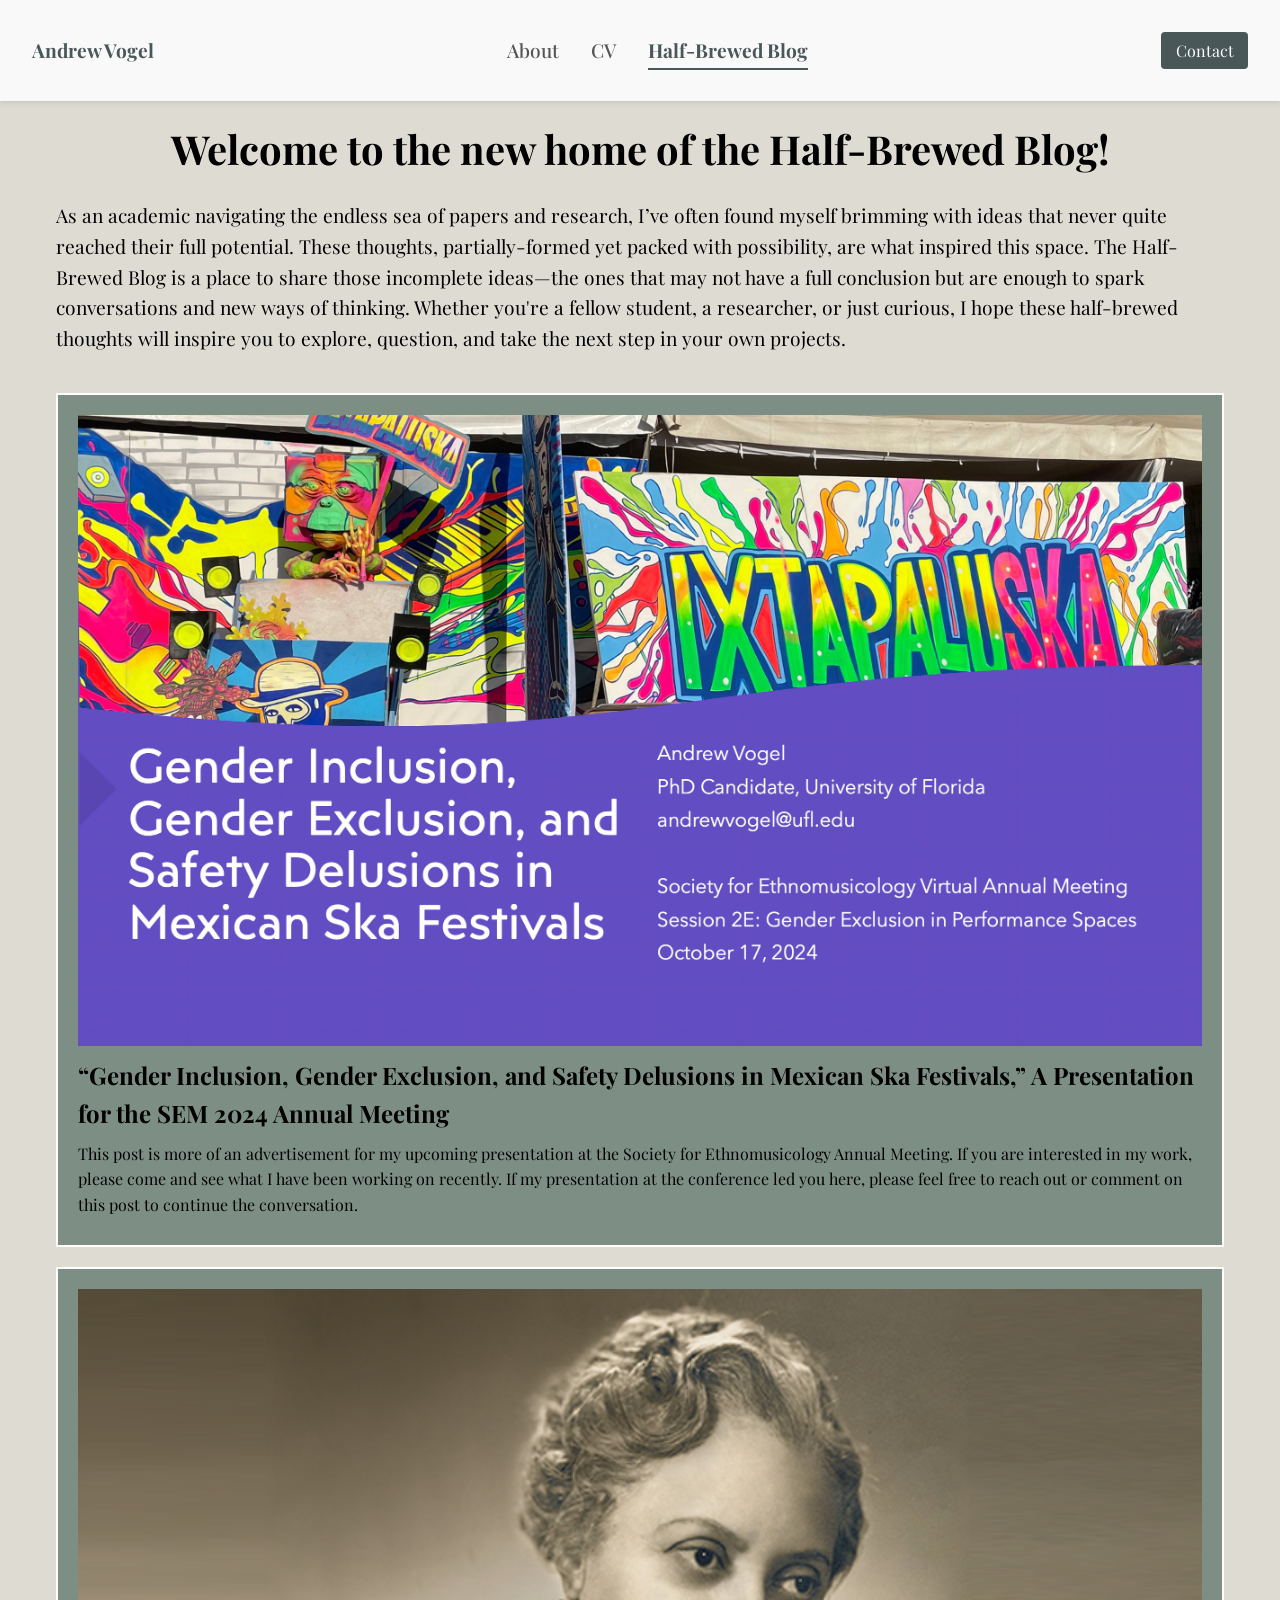
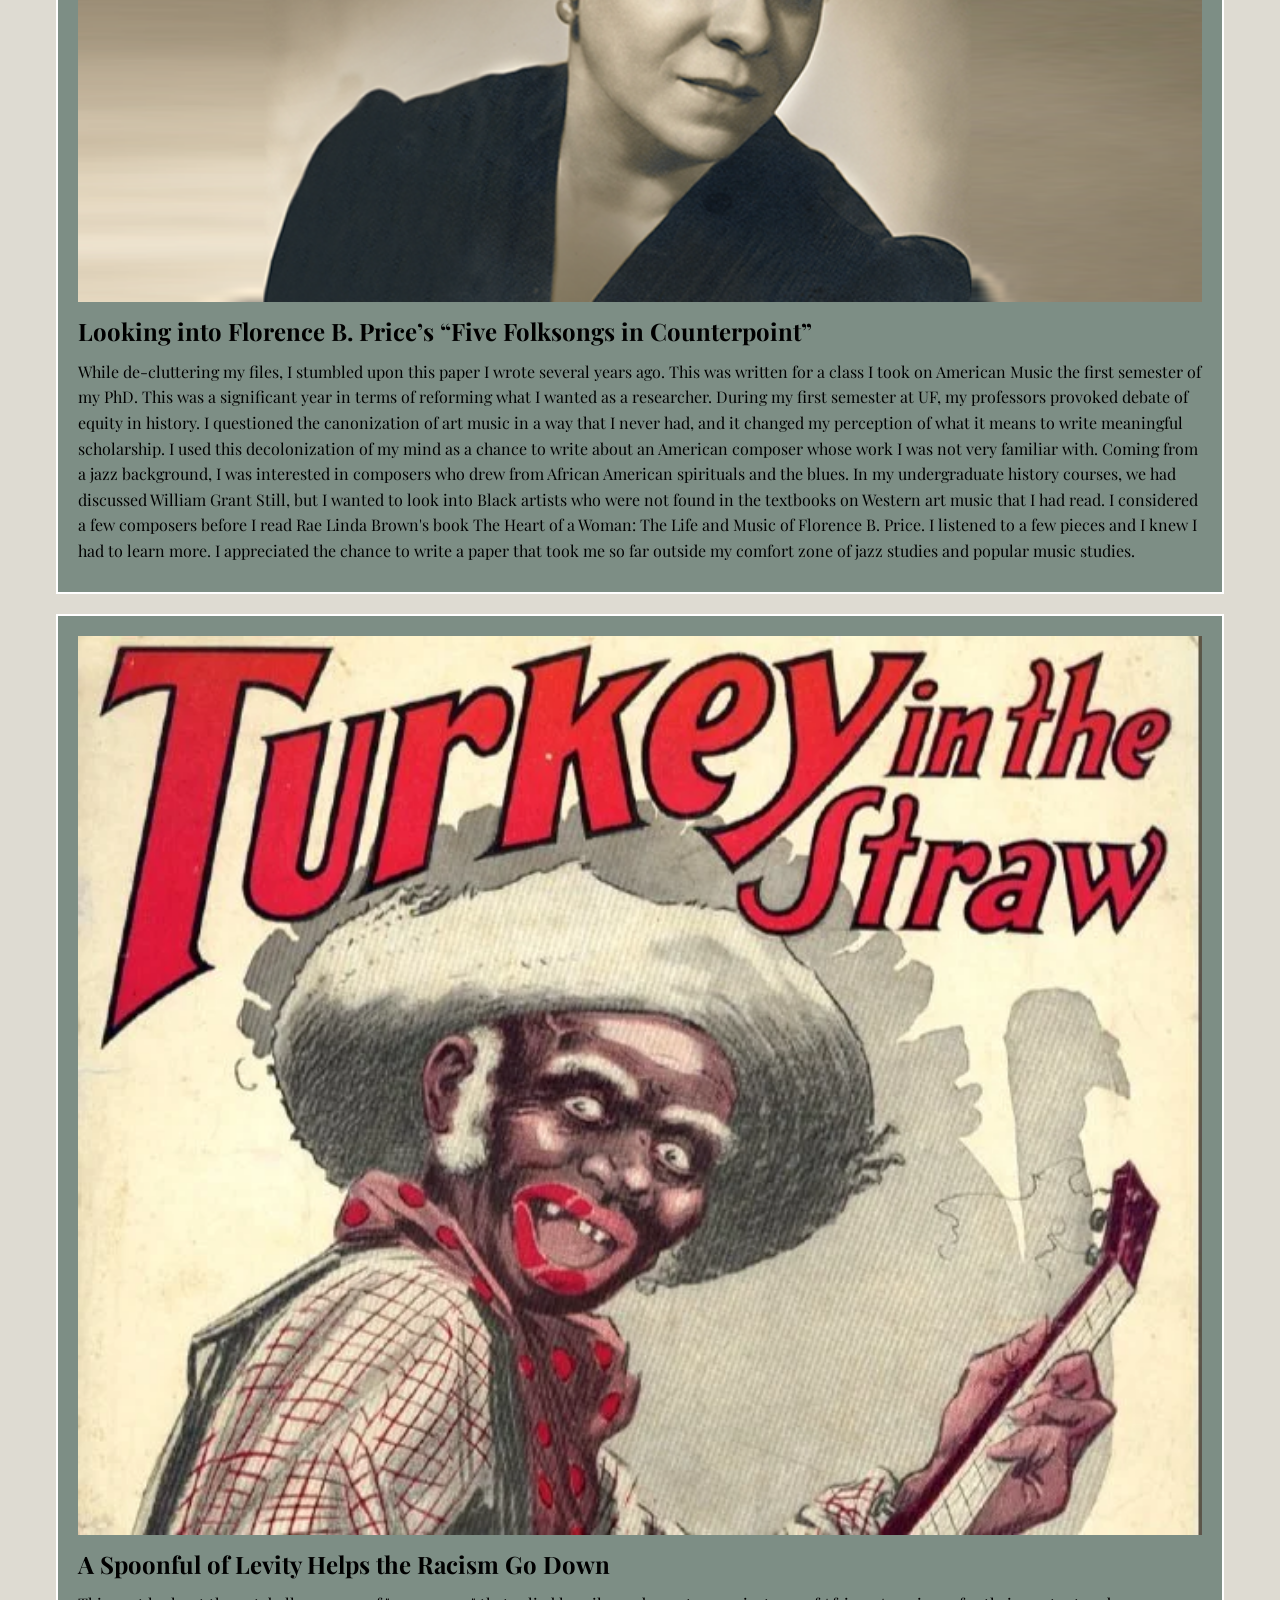
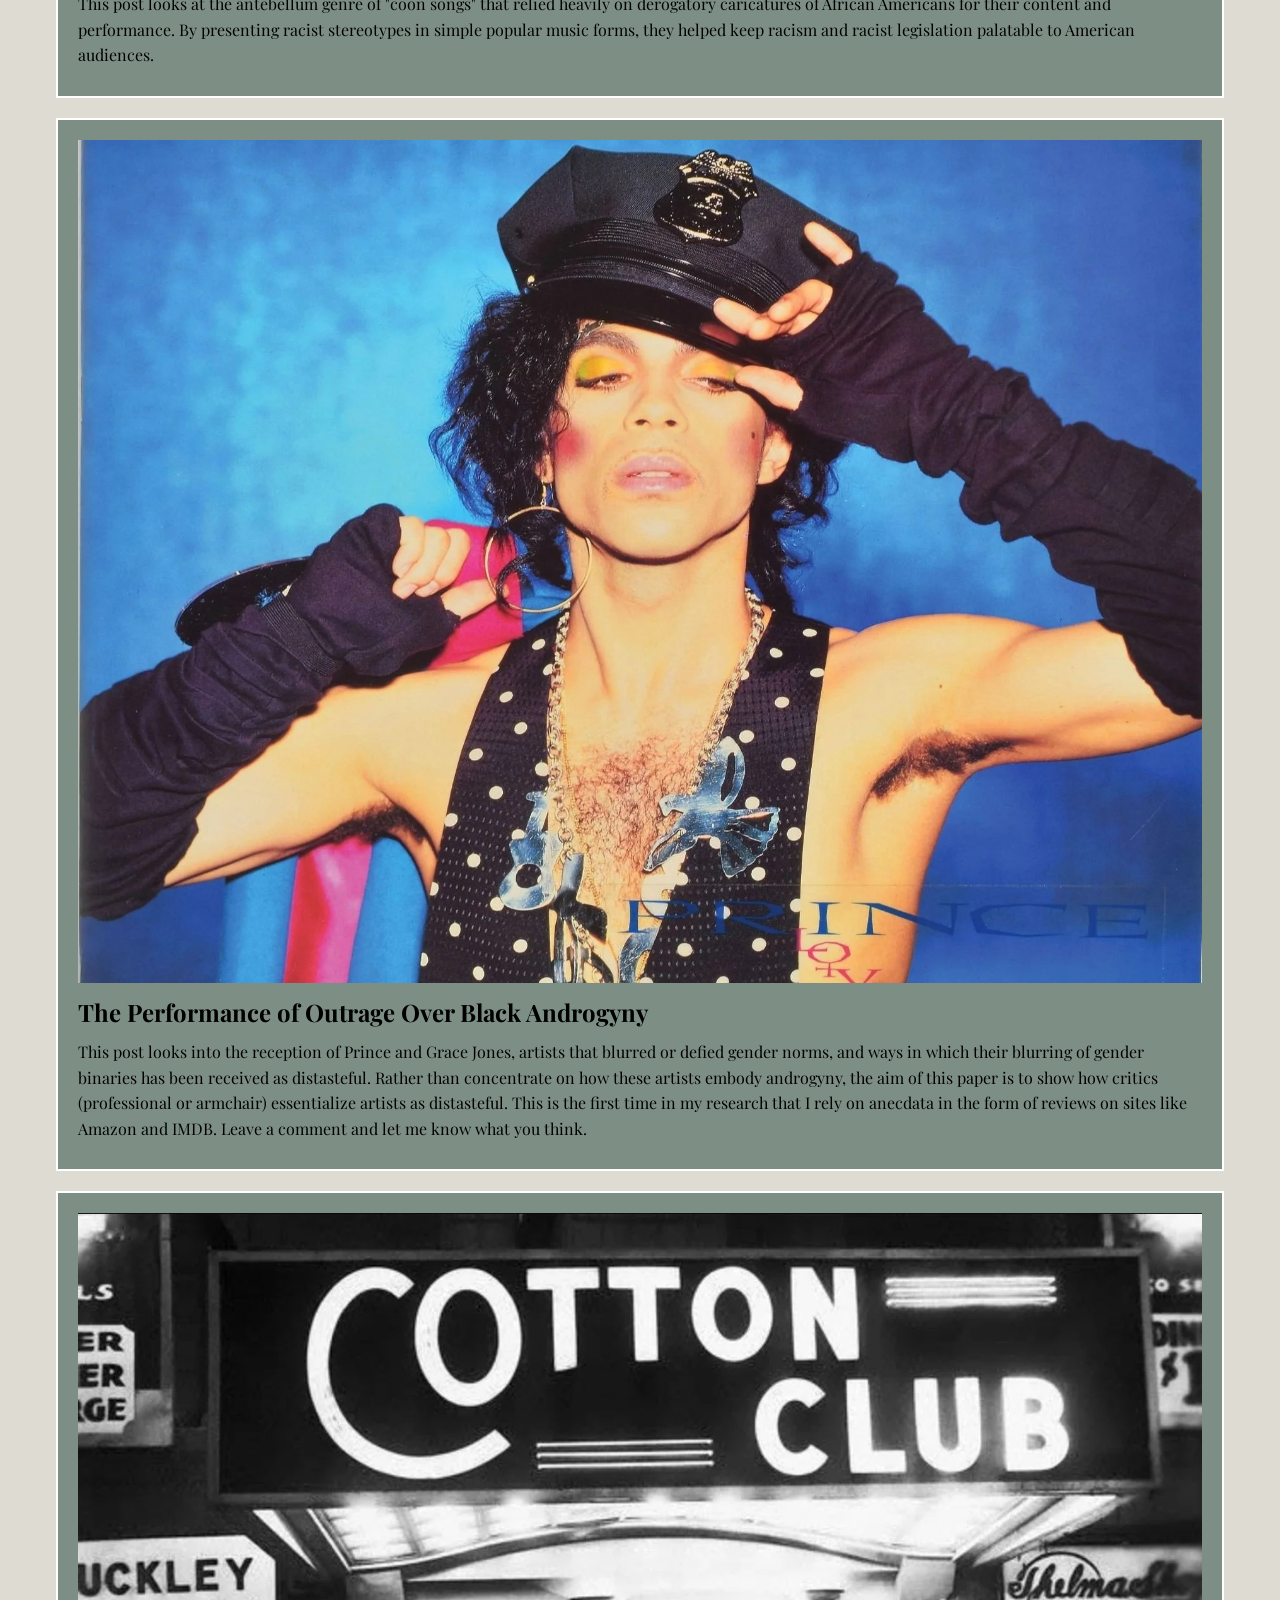
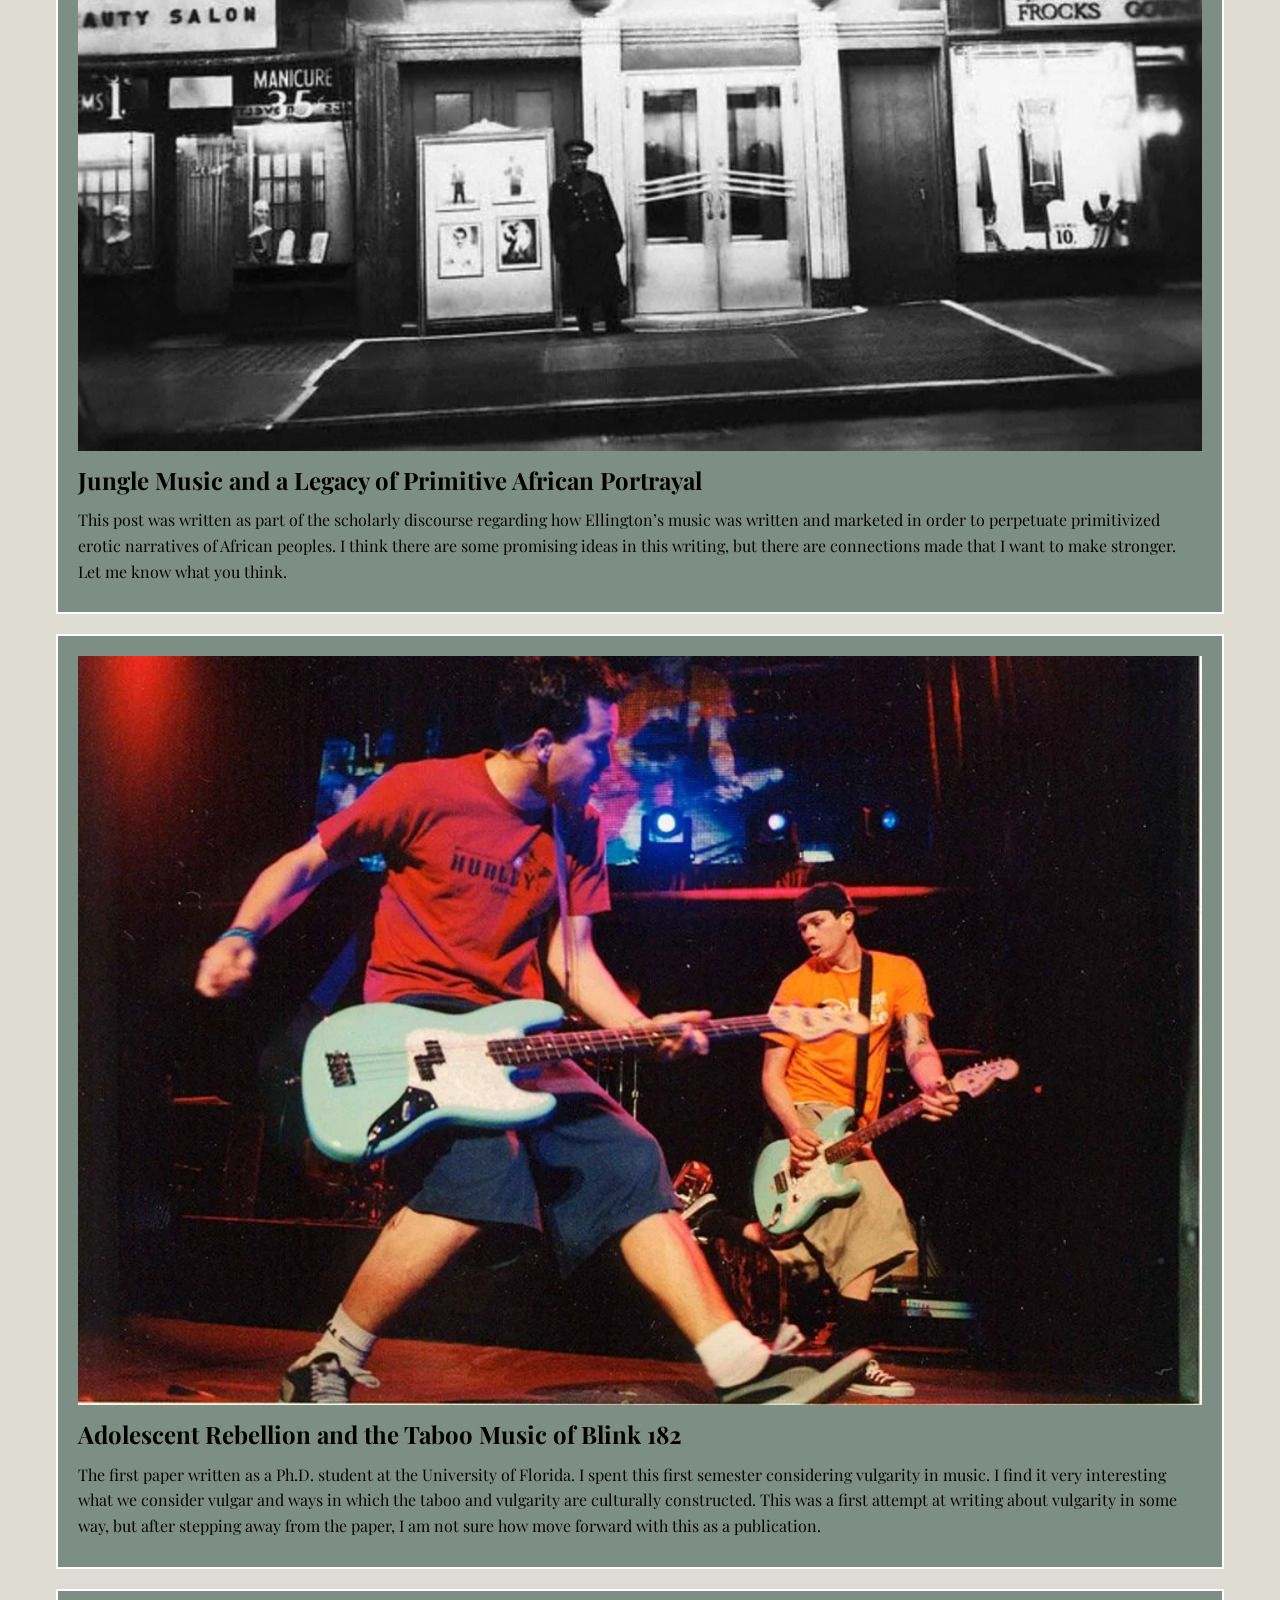
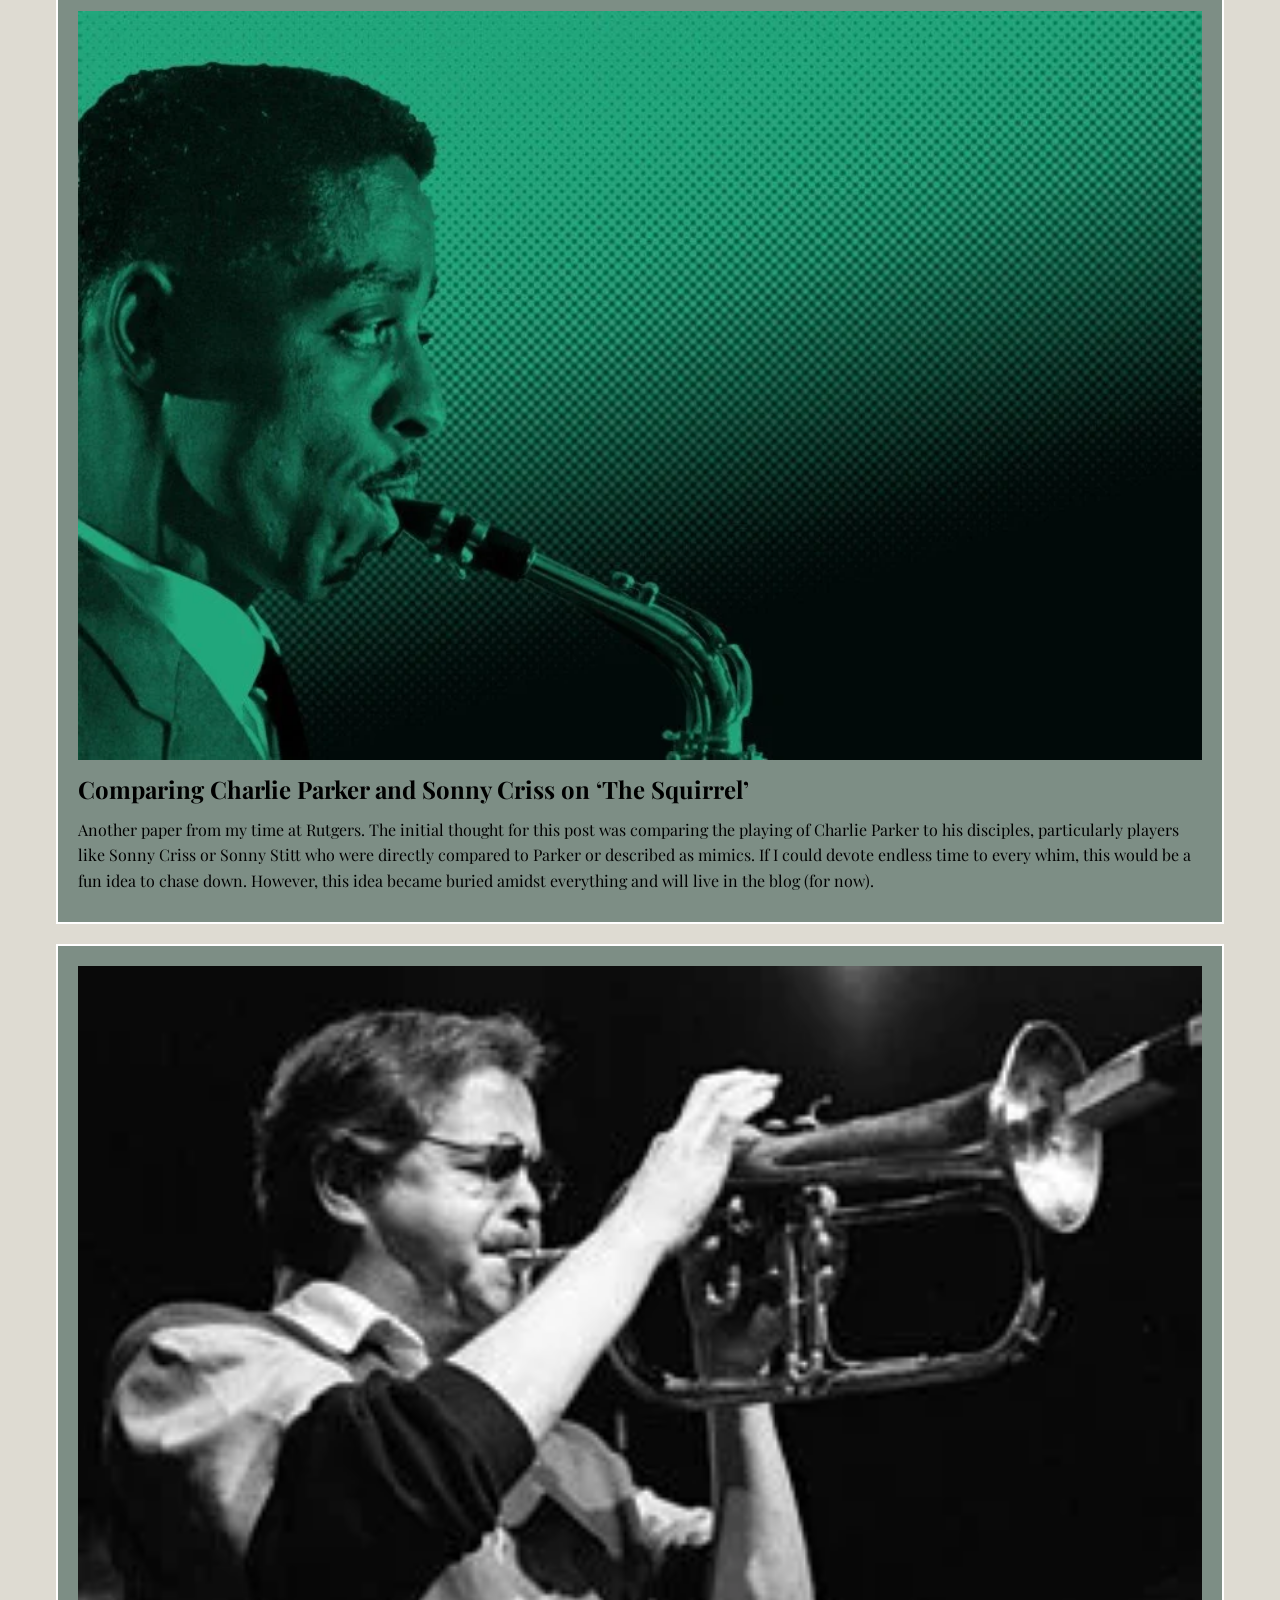
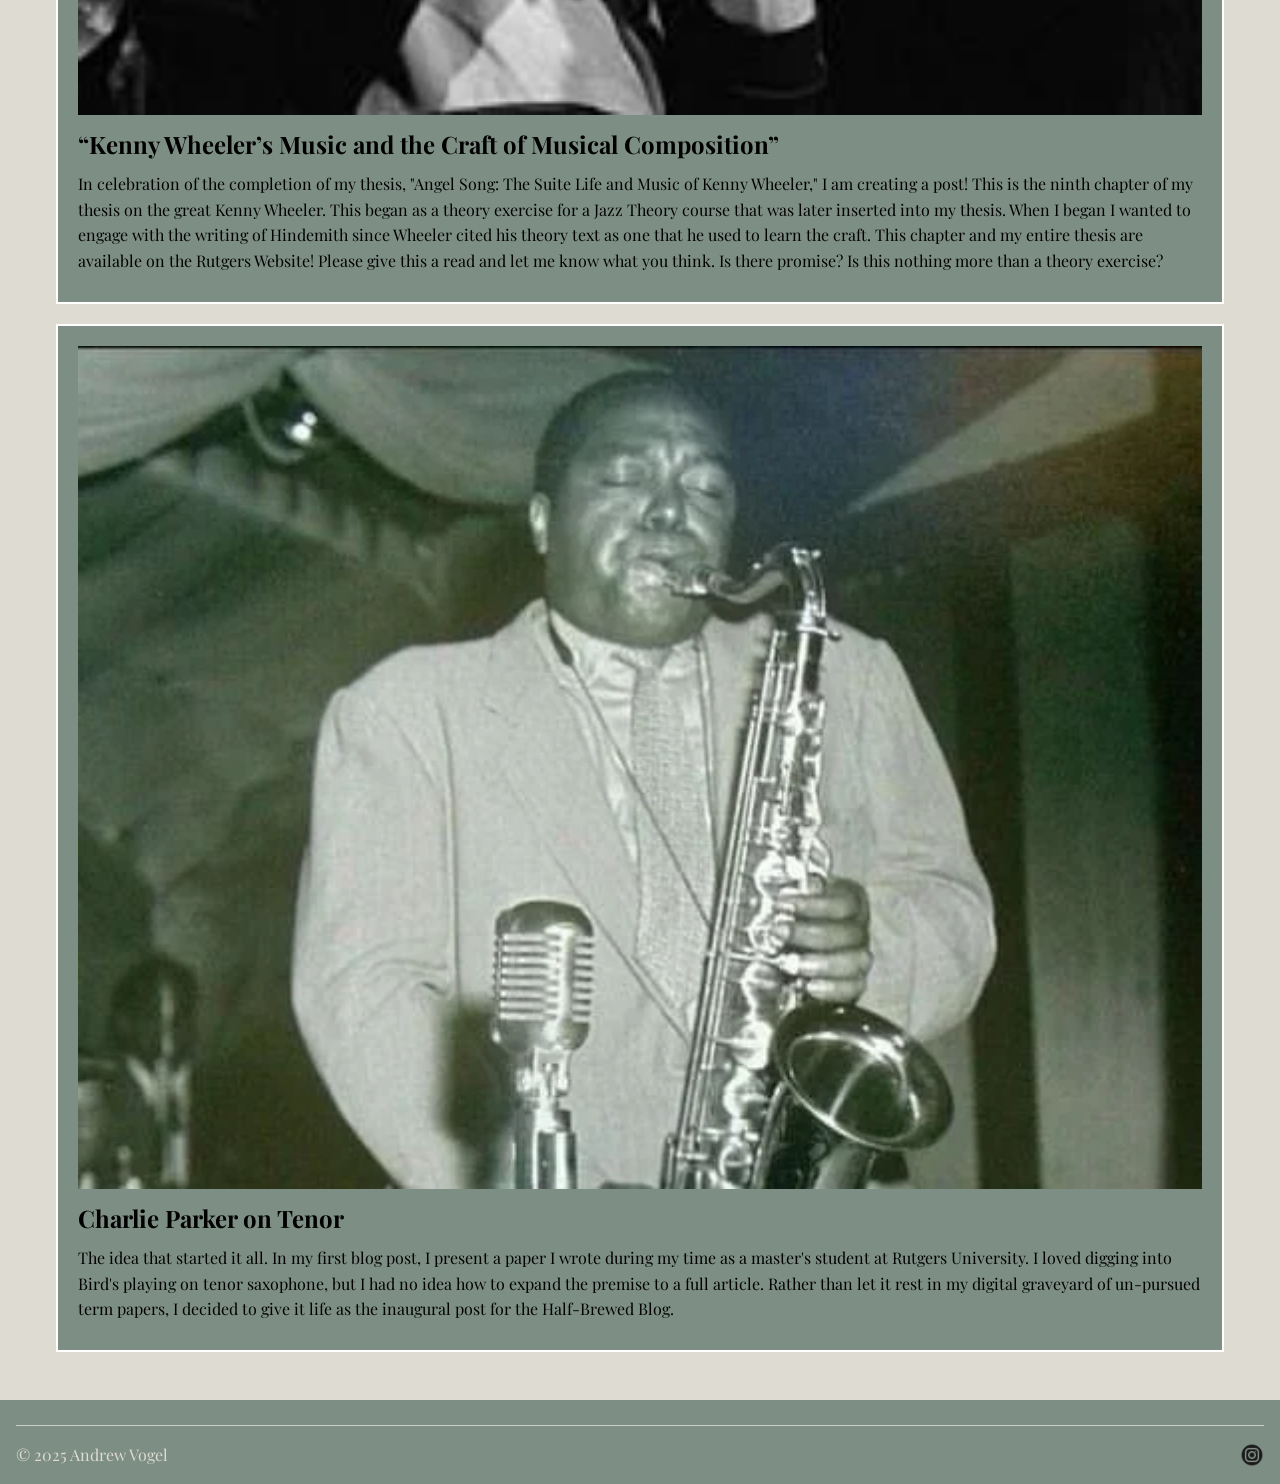
<file: blog.html>
<!DOCTYPE html>
<html lang="en">
<head>
  <meta charset="UTF-8">
  <meta name="viewport" content="width=device-width, initial-scale=1.0">
  <title>Half-Brewed Blog</title>

    <!-- Favicon -->
  <link rel="icon" type="image/x-icon" href="favicon.ico">
  <link rel="icon" type="image/png" sizes="32x32" href="favicon-32x32.png">
  <link rel="icon" type="image/png" sizes="16x16" href="favicon-16x16.png">
  <link rel="apple-touch-icon" sizes="180x180" href="apple-touch-icon.png">

  <link rel="stylesheet" href="style-sheet/style.css">
  <link rel="preconnect" href="https://fonts.googleapis.com">
  <link rel="preconnect" href="https://fonts.gstatic.com" crossorigin>
  <link href="https://fonts.googleapis.com/css2?family=Playfair+Display:ital,wght@0,400..900;1,400..900&display=swap" rel="stylesheet">
</head>
<body>
   <header>
    <nav class="navbar">
      <div class="nav-left">
        <a href="index.html">Andrew Vogel</a>
      </div>
      
      <div class="nav-center">
        <a href="about.html">About</a>
        <a href="cv.html">CV</a>
        <a href="blog.html">Half-Brewed Blog </a>
      </div>
      
      <div class="nav-right">
        <a href="mailto:andrewvogel@ufl.edu">
        <button class="btn">Contact</button>
        </a>
      </div>
    </nav>

   </header>

    <main>
      <div class="grid-container">
        <div class="grid-item-header">
          <h1>Welcome to the new home of the Half-Brewed Blog!</h1>
          <p>
          As an academic navigating the endless sea of papers and research, I’ve often found myself brimming with ideas that never quite reached their full potential. These thoughts, partially-formed yet packed with possibility, are what inspired this space. The Half-Brewed Blog is a place to share those incomplete ideas—the ones that may not have a full conclusion but are enough to spark conversations and new ways of thinking. Whether you're a fellow student, a researcher, or just curious, I hope these half-brewed thoughts will inspire you to explore, question, and take the next step in your own projects.
          </p>
        </div>
        
            <a href="blog-one.html" class="grid-item">
              <img src="images/sem2024.webp" alt="Cover for SEM 2024 Paper" loading="lazy">
              <h3>“Gender Inclusion, Gender Exclusion, and Safety Delusions in Mexican Ska Festivals,” 
                  A Presentation for the SEM 2024 Annual Meeting</h3>
              <p>
                This post is more of an advertisement for my upcoming presentation at the Society for Ethnomusicology Annual Meeting. 
                If you are interested in my work, please come and see what I have been working on recently. 
                If my presentation at the conference led you here, please feel free to reach out or comment on this post to continue the conversation.
              </p>
            </a>

            <a href="blog-two.html" class="grid-item">
              <img src="images/blog2.webp" alt="Photo of Florence B. Price" loading="lazy">
              <h3>Looking into Florence B. Price’s “Five Folksongs in Counterpoint”</h3>
              <p>While de-cluttering my files, I stumbled upon this paper I wrote several years ago. This was written for a class I took on American Music the first semester of my PhD. This was a significant year in terms of reforming what I wanted as a researcher. During my first semester at UF, my professors provoked debate of equity in history. I questioned the canonization of art music in a way that I never had, and it changed my perception of what it means to write meaningful scholarship. I used this decolonization of my mind as a chance to write about an American composer whose work I was not very familiar with. Coming from a jazz background, I was interested in composers who drew from African American spirituals and the blues. In my undergraduate history courses, we had discussed William Grant Still, but I wanted to look into Black artists who were not found in the textbooks on Western art music that I had read. I considered a few composers before I read Rae Linda Brown's book The Heart of a Woman: The Life and Music of Florence B. Price. I listened to a few pieces and I knew I had to learn more. I appreciated the chance to write a paper that took me so far outside my comfort zone of jazz studies and popular music studies.</p>
            </a>
        
            <a href="blog-three.html" class="grid-item">
              <img src="images/coon-songs.webp" alt="coon-songs" loading="lazy">
              <h3>A Spoonful of Levity Helps the Racism Go Down</h3>
              <p>This post looks at the antebellum genre of "coon songs" that relied heavily on derogatory caricatures of African Americans for their content and performance. By presenting racist stereotypes in simple popular music forms, they helped keep racism and racist legislation palatable to American audiences.</p>
            </a>
        
            <a href="blog-four.html" class="grid-item">
              <img src="images/Prince.webp" alt="Photo of Prince" loading="lazy">
              <h3>The Performance of Outrage Over Black Androgyny</h3>
              <p>This post looks into the reception of Prince and Grace Jones, artists that blurred or defied gender norms, and ways in which their blurring of gender binaries has been received as distasteful. Rather than concentrate on how these artists embody androgyny, the aim of this paper is to show how critics (professional or armchair) essentialize artists as distasteful. This is the first time in my research that I rely on anecdata in the form of reviews on sites like Amazon and IMDB. Leave a comment and let me know what you think.</p>
            </a>
            
            <a href="blog-five.html" class="grid-item">
              <img src="images/Jungle Music.webp" alt="Jungle Music" loading="lazy">
              <h3>Jungle Music and a Legacy of Primitive African Portrayal</h3>
              <p>This post was written as part of the scholarly discourse regarding how Ellington’s music was written and marketed in order to perpetuate primitivized erotic narratives of African peoples. I think there are some promising ideas in this writing, but there are connections made that I want to make stronger. Let me know what you think.</p>
            </a>
      
           <a href="blog-six.html" class="grid-item">
            <img src="images/Blink182.webp" alt="Blink 182" loading="lazy">
            <h3>Adolescent Rebellion and the Taboo Music of Blink 182</h3>
            <p>The first paper written as a Ph.D. student at the University of Florida. I spent this first semester considering vulgarity in music. I find it very interesting what we consider vulgar and ways in which the taboo and vulgarity are culturally constructed. This was a first attempt at writing about vulgarity in some way, but after stepping away from the paper, I am not sure how move forward with this as a publication.</p>
           </a> 

            <a href="blog-seven.html" class="grid-item">
              <img src="images/charlie-parker.webp" alt="Charlie Parker (1)" loading="lazy">
              <h3>Comparing Charlie Parker and Sonny Criss on ‘The Squirrel’</h3>
              <p>Another paper from my time at Rutgers. The initial thought for this post was comparing the playing of Charlie Parker to his disciples, particularly players like Sonny Criss or Sonny Stitt who were directly compared to Parker or described as mimics. If I could devote endless time to every whim, this would be a fun idea to chase down. However, this idea became buried amidst everything and will live in the blog (for now).</p>
            </a>

            <a href="blog-eight.html" class="grid-item">
              <img src="images/Kenny-Wheeler.webp" alt="Kenny Wheeler" loading="lazy">
              <h3>“Kenny Wheeler’s Music and the Craft of Musical Composition”</h3>
              <p>In celebration of the completion of my thesis, "Angel Song: The Suite Life and Music of Kenny Wheeler," I am creating a post! This is the ninth chapter of my thesis on the great Kenny Wheeler. This began as a theory exercise for a Jazz Theory course that was later inserted into my thesis. When I began I wanted to engage with the writing of Hindemith since Wheeler cited his theory text as one that he used to learn the craft. This chapter and my entire thesis are available on the Rutgers Website!
              Please give this a read and let me know what you think. Is there promise? Is this nothing more than a theory exercise?</p>
            </a>

            <a href="blog-nine.html" class="grid-item">
              <img src="images/Parker+on+Tenor.webp" alt="Charlie Parker (2)" loading="lazy">
              <h3>Charlie Parker on Tenor</h3>
              <p>The idea that started it all. In my first blog post, I present a paper I wrote during my time as a master's student at Rutgers University. I loved digging into Bird's playing on tenor saxophone, but I had no idea how to expand the premise to a full article. Rather than let it rest in my digital graveyard of un-pursued term papers, I decided to give it life as the inaugural post for the Half-Brewed Blog.</p>
            </a>
      </div>
    </main>
  <footer>
  <hr class="footer-line">

  <div class="footer-content">
    <p>&copy; 2025 Andrew Vogel</p>

    <div class="socials">
      <ul>
        <li>
          <a href="https://www.instagram.com/aa_vogel/" target="_blank">
            <img src="images/instagram.png" alt="Instagram">
          </a>
        </li>
        <!-- Add more socials here if needed -->
      </ul>
    </div>
  </div>
</footer>
<script src="script.js"></script>
</body>
</html>
</file>
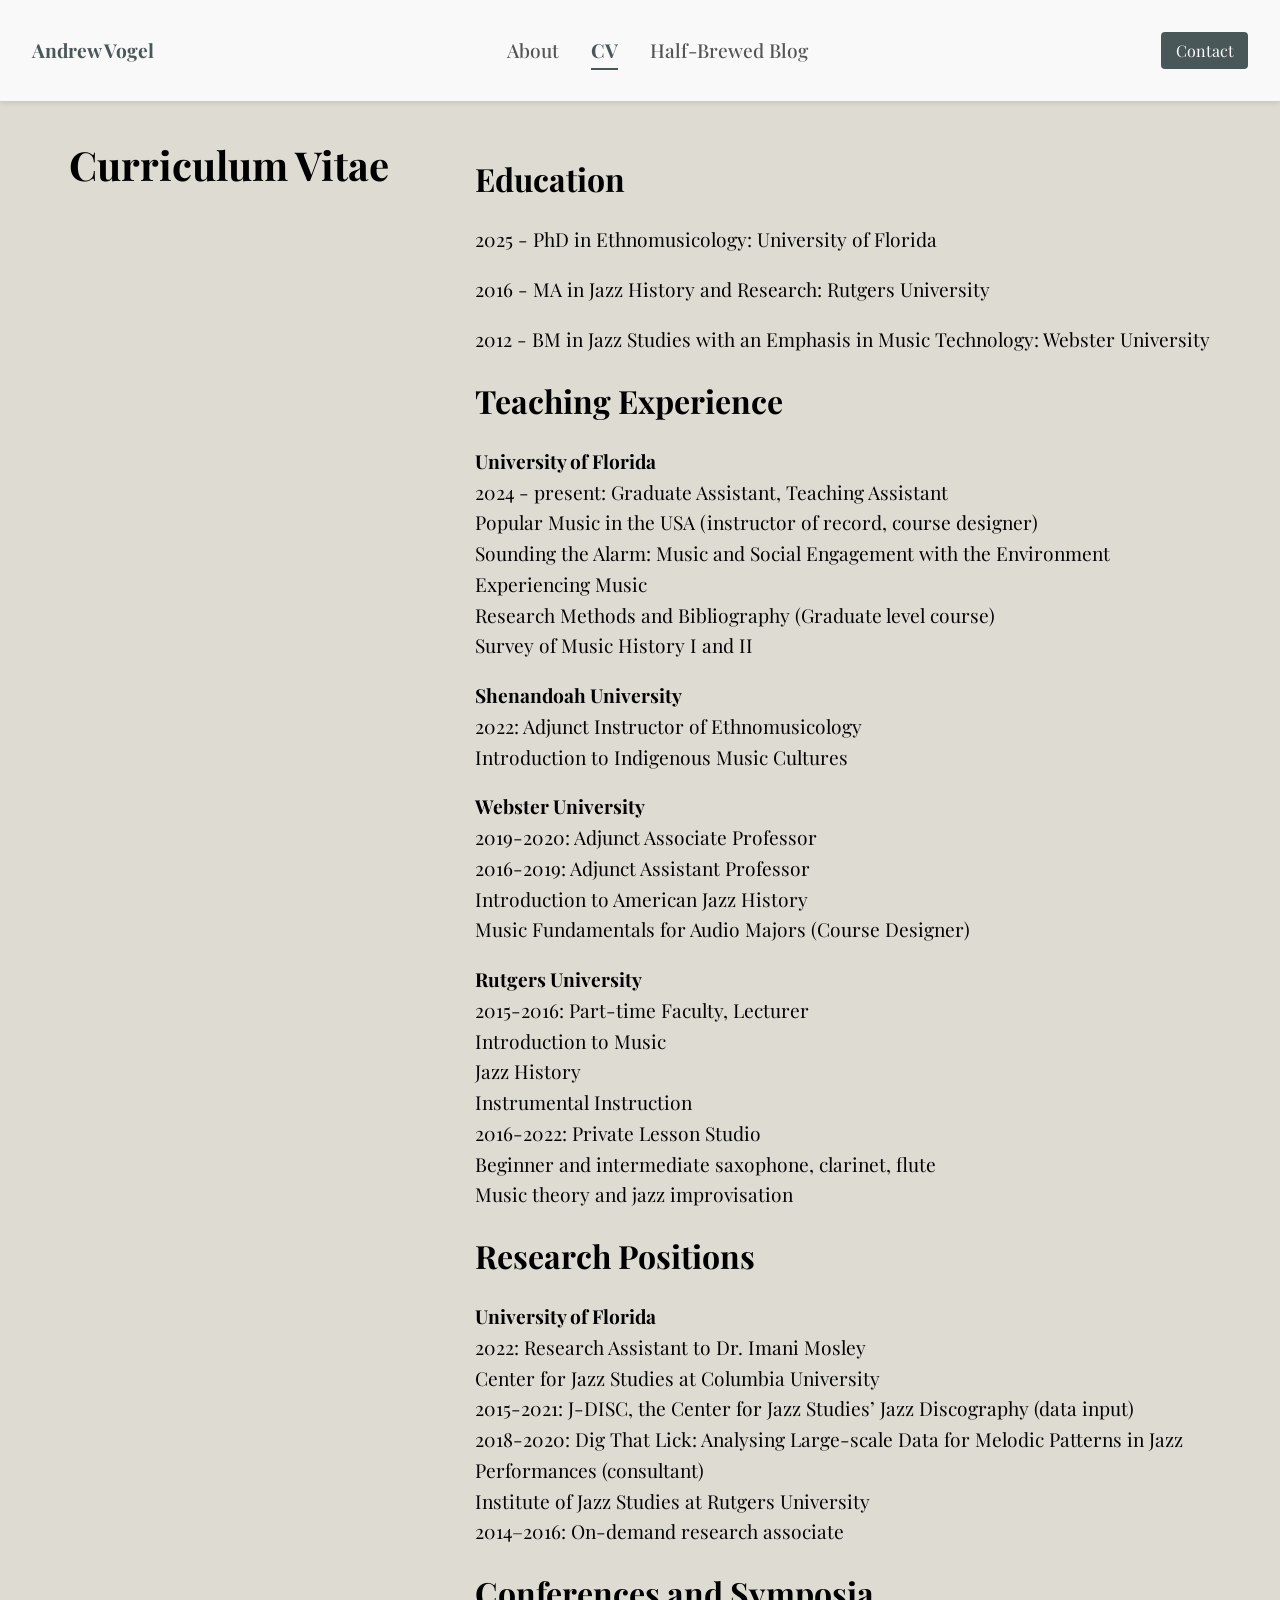
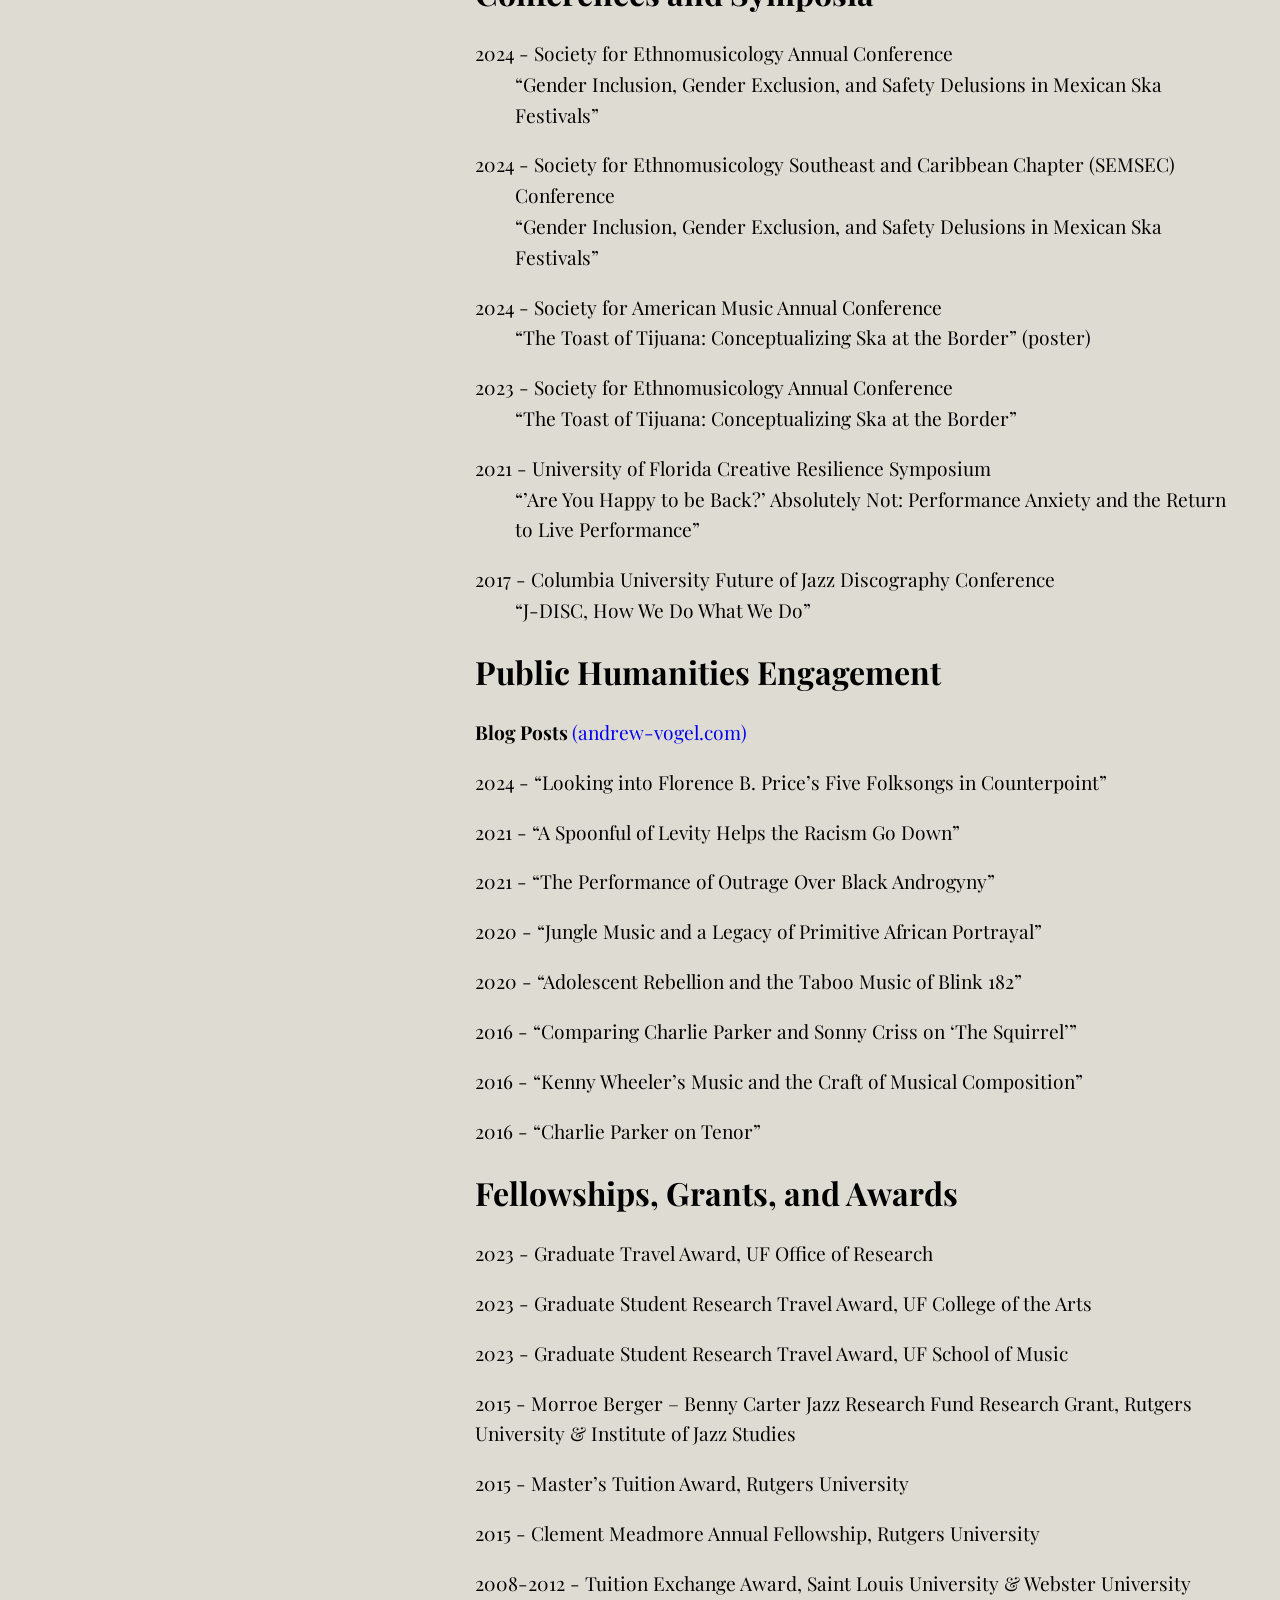
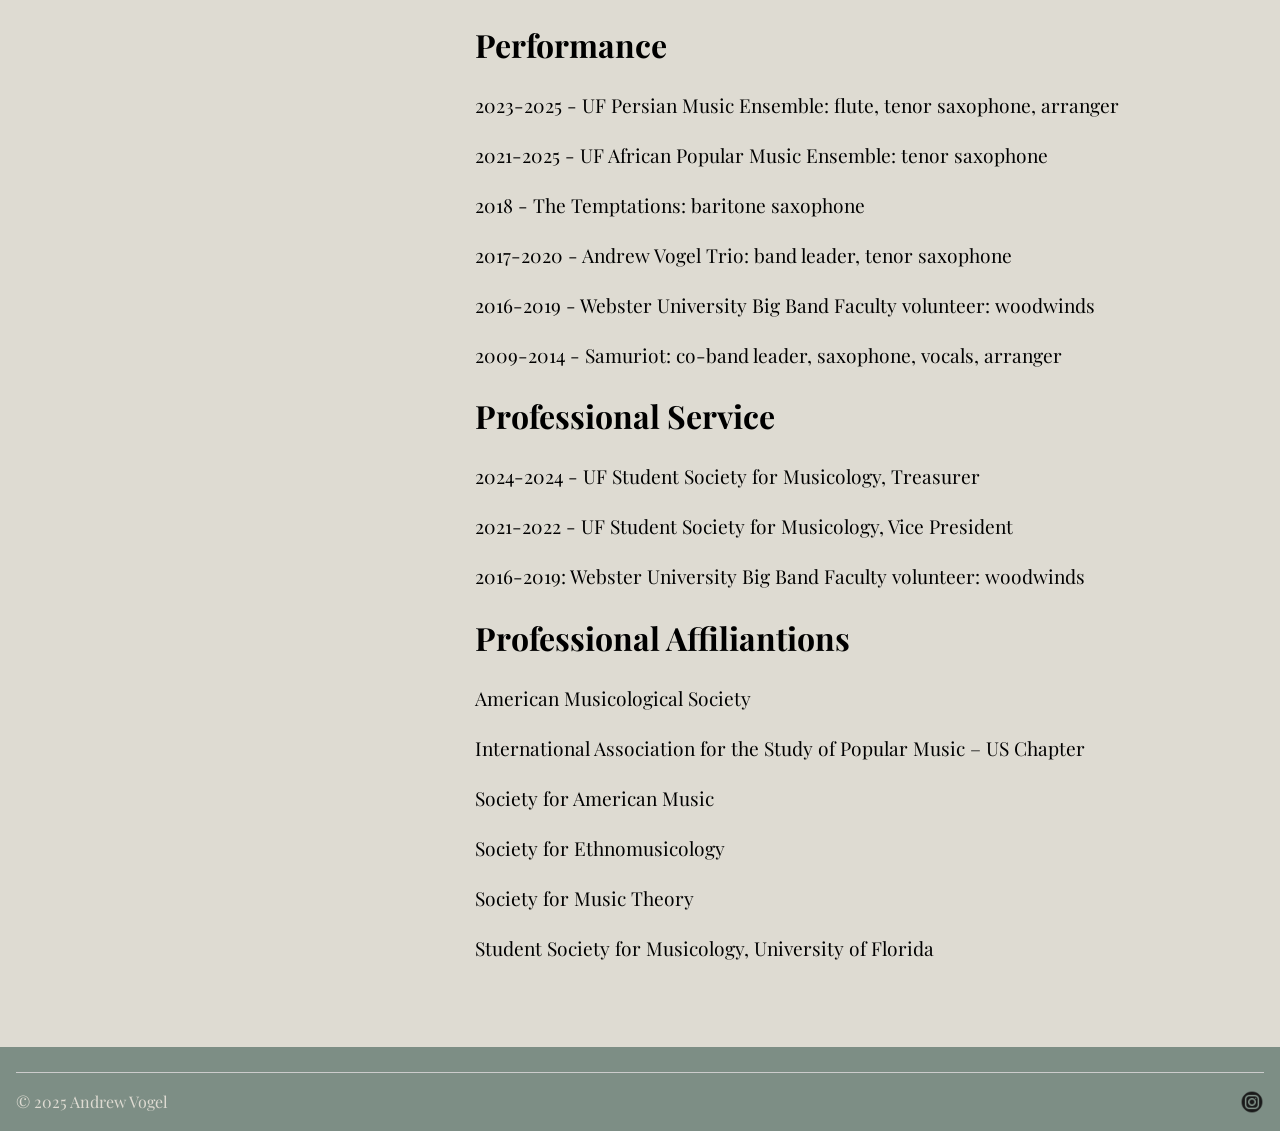
<file: cv.html>
<!DOCTYPE html>
<html lang="en">
  <head>
  <meta charset="UTF-8">
  <meta name="viewport" content="width=device-width, initial-scale=1.0">
  <title>Andrew Vogel</title>

    <!-- Favicon -->
  <link rel="icon" type="image/x-icon" href="favicon.ico">
  <link rel="icon" type="image/png" sizes="32x32" href="favicon-32x32.png">
  <link rel="icon" type="image/png" sizes="16x16" href="favicon-16x16.png">
  <link rel="apple-touch-icon" sizes="180x180" href="apple-touch-icon.png">

  <link rel="stylesheet" href="style-sheet/style.css">
  <link rel="preconnect" href="https://fonts.googleapis.com">
  <link rel="preconnect" href="https://fonts.gstatic.com" crossorigin>
  <link href="https://fonts.googleapis.com/css2?family=Playfair+Display:ital,wght@0,400..900;1,400..900&display=swap" rel="stylesheet">

  
</head>
  <body>
   <header>
    <nav class="navbar">
      <div class="nav-left">
        <a href="index.html">Andrew Vogel</a>
      </div>
      
      <div class="nav-center">
        <a href="about.html">About</a>
        <a href="cv.html">CV</a>
        <a href="blog.html">Half-Brewed Blog </a>
      </div>
      
      <div class="nav-right">
        <a href="mailto:andrewvogel@ufl.edu">
        <button class="btn">Contact</button>
        </a>
      </div>
    </nav>

   </header>

  <main class="main-section-cv">
    <div class="cv-container">
      <h1>Curriculum Vitae</h1>
    </div>
    <div class="cv-container">
      <h2 class="scroll-animate">Education</h2>
      
      <p class="scroll-animate">
        <p class="scroll-animate">2025 - PhD in Ethnomusicology: University of Florida</p>
        <p class="scroll-animate">2016 -  MA in Jazz History and Research: Rutgers University</p>
        <p class="scroll-animate">2012 - BM in Jazz Studies with an Emphasis in Music Technology: Webster University</p>
      </p>

      <h2 class="scroll-animate">Teaching Experience</h2>


          <p class="scroll-animate">
          <strong>University of Florida</strong> <br>
          2024 - present: Graduate Assistant, Teaching Assistant  <br>                                                               
          Popular Music in the USA (instructor of record, course designer) <br>
          Sounding the Alarm: Music and Social Engagement with the Environment <br>
          Experiencing Music <br>
          Research Methods and Bibliography (Graduate level course)<br>
          Survey of Music History I and II <br>
        </p> 

        <p class="scroll-animate">
          <strong>Shenandoah University</strong><br>
          2022: Adjunct Instructor of Ethnomusicology  <br>                                  
          Introduction to Indigenous Music Cultures <br>
          </p>

          <p class="scroll-animate">
          <strong>Webster University</strong><br>
          2019-2020: Adjunct Associate Professor <br>
          2016-2019: Adjunct Assistant Professor<br>
          Introduction to American Jazz History<br>
          Music Fundamentals for Audio Majors (Course Designer) <br>
          </p>

          <p class="scroll-animate">
          <strong>Rutgers University</strong> <br>
          2015-2016: Part-time Faculty, Lecturer <br>                                                                      
          Introduction to Music <br>
          Jazz History<br>
          Instrumental Instruction   <br>
          2016-2022: Private Lesson Studio  <br>         
          Beginner and intermediate saxophone, clarinet, flute <br>
          Music theory and jazz improvisation <br>

      </p>

      <h2 class="scroll-animate">Research Positions</h2>
        <p class="scroll-animate">
          <strong>University of Florida</strong>   <br>              
          2022: Research Assistant to Dr. Imani Mosley <br>
          Center for Jazz Studies at Columbia University  <br>                                           
          2015-2021: J-DISC, the Center for Jazz Studies’ Jazz Discography (data input)<br>
          2018-2020: Dig That Lick: Analysing Large-scale Data for Melodic Patterns in 
          Jazz Performances (consultant)<br>
          Institute of Jazz Studies at Rutgers University   <br>                                             
          2014–2016: On-demand research associate <br>
        </p>

      <h2 class="scroll-animate">Conferences and Symposia</h2>
        <p class="hanging-indent" class="scroll-animate">2024 - Society for Ethnomusicology Annual Conference <br>
        “Gender Inclusion, Gender Exclusion, and Safety Delusions in Mexican Ska Festivals”</p>
        <p class="hanging-indent" class="scroll-animate">2024 - Society for Ethnomusicology Southeast and Caribbean Chapter (SEMSEC) Conference <br>
        “Gender Inclusion, Gender Exclusion, and Safety Delusions in Mexican Ska Festivals”</p>
        <p class="hanging-indent" class="scroll-animate">2024 - Society for American Music Annual Conference <br>
        “The Toast of Tijuana: Conceptualizing Ska at the Border” (poster)</p>
        <p class="hanging-indent" class="scroll-animate">2023 - Society for Ethnomusicology Annual Conference <br>
        “The Toast of Tijuana: Conceptualizing Ska at the Border”</p>
        <p class="hanging-indent" class="scroll-animate">2021 - University of Florida Creative Resilience Symposium   <br>
        “’Are You Happy to be Back?’ Absolutely Not: Performance  Anxiety and the Return to Live Performance”</p>
        <p class="hanging-indent" class="scroll-animate">2017 - Columbia University Future of Jazz Discography Conference<br>
        “J-DISC, How We Do What We Do”</p>

      <h2 class="scroll-animate">Public Humanities Engagement</h2>
      <p class="scroll-animate">
        <strong>Blog Posts </strong> <a href="andrew-vogel.com">(andrew-vogel.com)</a> 
          <p class="scroll-animate">2024 - “Looking into Florence B. Price’s Five Folksongs in Counterpoint”</p>
          <p class="scroll-animate">2021 - “A Spoonful of Levity Helps the Racism Go Down”</p>
          <p class="scroll-animate">2021 - “The Performance of Outrage Over Black Androgyny”</p> 
          <p class="scroll-animate">2020 - “Jungle Music and a Legacy of Primitive African Portrayal”</p>
          <p class="scroll-animate">2020 - “Adolescent Rebellion and the Taboo Music of Blink 182”</p> 
          <p class="scroll-animate">2016 - “Comparing Charlie Parker and Sonny Criss on ‘The Squirrel’”</p>
          <p class="scroll-animate">2016 - “Kenny Wheeler’s Music and the Craft of Musical Composition”</p>
          <p class="scroll-animate">2016 - “Charlie Parker on Tenor”</p>

      </p>

      <h2 class="scroll-animate">Fellowships, Grants, and Awards</h2>
          <p class="scroll-animate">2023 - Graduate Travel Award, UF Office of Research </p>
          <p class="scroll-animate">2023 - Graduate Student Research Travel Award, UF College of the Arts </p>
          <p class="scroll-animate">2023 - Graduate Student Research Travel Award, UF School of Music </p>
          <p class="scroll-animate">2015 - Morroe Berger – Benny Carter Jazz Research Fund Research Grant, Rutgers University & Institute of Jazz Studies </p>
          <p class="scroll-animate">2015 - Master’s Tuition Award, Rutgers University </p>
          <p class="scroll-animate">2015 - Clement Meadmore Annual Fellowship, Rutgers University</p>
          <p class="scroll-animate">2008-2012 - Tuition Exchange Award, Saint Louis University & Webster University </p>
      <h2 class="scroll-animate">Performance</h2>
          <p class="scroll-animate">2023-2025 - UF Persian Music Ensemble: flute, tenor saxophone, arranger</p>
          <p class="scroll-animate">2021-2025 - UF African Popular Music Ensemble: tenor saxophone</p>
          <p class="scroll-animate">2018 - The Temptations: baritone saxophone </p>
          <p class="scroll-animate">2017-2020 - Andrew Vogel Trio: band leader, tenor saxophone</p>
          <p class="scroll-animate">2016-2019 - Webster University Big Band Faculty volunteer: woodwinds</p>
          <p class="scroll-animate">2009-2014 - Samuriot: co-band leader, saxophone, vocals, arranger</p>
      <h2 class="scroll-animate">Professional Service</h2>
          <p class="scroll-animate">2024-2024 - UF Student Society for Musicology, Treasurer  </p>
          <p class="scroll-animate">2021-2022 - UF Student Society for Musicology, Vice President </p> 
          <p class="scroll-animate">2016-2019: Webster University Big Band Faculty volunteer: woodwinds </p>
      <h2 class="scroll-animate">Professional Affiliantions</h2>
          <p class="scroll-animate"> American Musicological Society <br>
          <p class="scroll-animate">International Association for the Study of Popular Music – US Chapter </p>
          <p class="scroll-animate">Society for American Music</p>
          <p class="scroll-animate">Society for Ethnomusicology</p>
          <p class="scroll-animate">Society for Music Theory</p>
          <p class="scroll-animate">Student Society for Musicology, University of Florida</p>
    </div>
  </main>

<footer>
  <hr class="footer-line">

  <div class="footer-content">
    <p>&copy; 2025 Andrew Vogel</p>

    <div class="socials">
      <ul>
        <li>
          <a href="https://www.instagram.com/aa_vogel/" target="_blank">
            <img src="images/instagram.png" alt="Instagram">
          </a>
        </li>
        <!-- Add more socials here if needed -->
      </ul>
    </div>
  </div>
</footer>
  </div>
  <script src="script.js"></script>
</body>
</html>
</file>
<file: style-sheet/style.css>
/* ==========================================================================
   Color Palette
   ========================================================================== */
/* 
  Primary Colors:
  - Light beige: #faedcd
  - Green: #6a994e
  - Background: #dedbd2
  - Accent green: #b0c4b1
  - Dark green: #4a5759
  - Medium green: #7d8e85
*/

/* ==========================================================================
   Base Styles
   ========================================================================== */
html {
  box-sizing: border-box;
  font-family: "Playfair Display", Arial, Helvetica, sans-serif;
  font-optical-sizing: auto;
  height: 100%;
}

*,
*:before,
*:after {
  box-sizing: inherit;
}

body {
  background-color: #dedbd2;
  margin: 0;
  font-size: 1.2rem;
  line-height: 1.6;
  height: 100%;
}

img {
  max-width: 100%;
  height: auto;
  display: block;
}

a {
  text-decoration: none;
}

/* ==========================================================================
   Typography
   ========================================================================== */
h1 {
  display: flex;
  flex-direction: column;
  font-size: clamp(2rem, 5vw, 2.5rem);
  justify-content: center;
  align-items: center;
  text-align: center;
  margin: 0;
}

h2 {
  text-align: left;
  margin: 20px 0;
  font-size: clamp(1.5rem, 4vw, 2rem);
}

h3 {
  font-size: clamp(1.2rem, 3vw, 1.5rem);
}

.first-name,
.last-name {
  font-weight: 700;
  color: #555;
}

.keywords {
  display: flex;
  flex-direction: column;
  font-size: clamp(1.2rem, 3vw, 1.5rem);
  justify-content: center;
  align-items: center;
  text-align: center;
  margin: 0;
}

/* ==========================================================================
   Navigation
   ========================================================================== */
.navbar {
  display: flex;
  justify-content: space-between;
  align-items: center;
  padding: 1rem 1.5rem;
  background-color: #f9f9f9;
  flex-wrap: wrap;
  gap: 1rem;
  position: sticky;
  top: 0;
  z-index: 999;
  box-shadow: 0 2px 5px rgba(0, 0, 0, 0.1);
  transition: all 0.3s ease;
}

/* Shrink header when scrolling */
.navbar.scrolled {
  padding: 0.5rem 1.5rem;
  box-shadow: 0 4px 8px rgba(0, 0, 0, 0.15);
}


.nav-left {
  font-weight: bold;
  font-size: 1.2rem;
}

.nav-left a {
  color: #4a5759;
}

.nav-left a:hover {
  color: #b0c4b1;
}

.nav-center {
  display: flex;
  gap: 1.5rem;
  font-size: 1.2rem;
  flex-wrap: wrap;
}

.nav-center a {
  color: #555;
  font-weight: 500;
  white-space: nowrap;
}

.nav-center a:hover {
  color: #b0c4b1;
}

.nav-right button {
  padding: 0.5rem 0.9rem;
  border: none;
  background-color: #4a5759;
  color: white;
  border-radius: 4px;
  cursor: pointer;
  font-family: "Playfair Display", Arial, Helvetica, sans-serif;
  font-size: 1rem;
  transition: background-color 0.3s ease;
}

.nav-right button:hover {
  background-color: #b0c4b1;
}

/* Active Navigation Link */
.nav-center a.active {
  color: #4a5759;
  font-weight: 700;
  position: relative;
}

.nav-center a.active::after {
  content: '';
  position: absolute;
  bottom: -4px;
  left: 0;
  width: 100%;
  height: 2px;
  background-color: #4a5759;
}

.nav-center a.active:hover {
  color: #b0c4b1;
}

.nav-center a.active:hover::after {
  background-color: #b0c4b1;
}

/* ==========================================================================
   Main Sections
   ========================================================================== */
.main-section {
  display: grid;
  grid-template-columns: 1fr;
  gap: 2rem;
  padding: 1.5rem;
  background-color: #dedbd2;
  align-items: start;
    max-width: 1200px;  
  margin: 0 auto; 
}

.main-section-cv {
  display: grid;
  grid-template-columns: 1fr;
  gap: 2rem;
  padding: 1.5rem;
  background-color: #dedbd2;
}

.text-column {
  display: flex;
  flex-direction: column;
  gap: 1rem;
}

.image-column {
  display: flex;
  justify-content: center;
  align-items: center;
  padding: 0;  /* Remove padding */
  border-radius: 10px;
  width: 100%;
}

.image-column img {
  max-width: 100%;
  height: auto;
  display: block;
  background-color: #b0c4b1;  
  padding: 2rem;  
  border-radius: 10px;
}

/* ==========================================================================
   Containers
   ========================================================================== */
.container {
  max-width: 1200px;
  margin: 0 auto;
  padding: 0 1rem;
  text-align: left;
}

.cv-container {
  position: relative;
  padding: 0 1rem;
}

.hanging-indent {
  padding-left: 2rem;
  text-indent: -2rem;
}

.blog-container {
  text-align: center;
  max-width: 900px;
}

/* ==========================================================================
   Image Container
   ========================================================================== */
.image-container {
  display: grid;
  grid-template-columns: 1fr;
  gap: 16px;
}

.img-box img {
  max-width: 100%;
  height: 100%;
  display: block;
  object-fit: cover;
}

/* ==========================================================================
   Blog Grid
   ========================================================================== */
.grid-container {
  margin: 0 auto;
  max-width: 1200px;
  display: grid;
  gap: 20px;
  padding: 1rem;
  grid-template-columns: 1fr;
}

.grid-item-header {
  grid-column: 1 / -1;
}

.grid-item {
  display: block;
  background-color: #7d8e85;
  border: 2px solid white;
  padding: 20px;
  color: inherit;
  transition: background-color 0.3s ease, transform 0.2s ease;
}

.grid-item:hover {
  background-color: #b0c4b1;
  transform: scale(1.02);
}

.grid-item img {
  width: 100%;
  height: auto;
  display: block;
  margin-bottom: 10px;
}

.grid-item h3 {
  margin: 0.5rem 0;
}

.grid-item p {
  margin: 0.5rem 0;
  font-size: 1rem;
}

/* ==========================================================================
   Footer
   ========================================================================== */
footer {
  background-color: #7d8e85;
  padding: 1rem;
  margin-top: 2rem;
}

.footer-line {
  border: none;
  border-top: 1px solid #ccc;
  margin-bottom: 1rem;
}

.footer-content {
  display: flex;
  flex-direction: column;
  gap: 1rem;
  align-items: center;
  text-align: center;
}

.footer-content p {
  margin: 0;
  font-size: 1rem;
  color: #dedbd2;
}

.socials ul {
  list-style: none;
  margin: 0;
  padding: 0;
  display: flex;
  gap: 1rem;
}

.socials img {
  width: 24px;
  height: 24px;
}

/* ==========================================================================
   Scroll Animation
   ========================================================================== */
.scroll-animate {
  opacity: 0;
  transform: translateY(30px);
  transition: all 0.8s ease;
}

.scroll-animate.show {
  opacity: 1;
  transform: translateY(0);
}

/* ==========================================================================
   Featured Blog Posts
   ========================================================================== */
.featured-posts {
  background-color: #7d8e85;
  padding: 3rem 1rem;
  margin-top: 3rem;
}

.featured-container {
  max-width: 1200px;
  margin: 0 auto;
}

.featured-container h2 {
  text-align: center;
  color: #faedcd;
  margin-bottom: 2rem;
  font-size: clamp(1.8rem, 4vw, 2.5rem);
}

.featured-grid {
  display: grid;
  grid-template-columns: 1fr;
  gap: 2rem;
  margin-bottom: 2rem;
}

.featured-post {
  background-color: #dedbd2;
  border-radius: 8px;
  overflow: hidden;
  transition: transform 0.3s ease, box-shadow 0.3s ease;
}

.featured-post:hover {
  transform: translateY(-5px);
  box-shadow: 0 8px 16px rgba(0, 0, 0, 0.2);
}

.featured-post a {
  display: block;
  color: inherit;
}

.featured-post img {
  width: 100%;
  height: 200px;
  object-fit: cover;
}

.post-content {
  padding: 1.5rem;
}

.post-date {
  display: inline-block;
  color: #4a5759;
  font-size: 0.9rem;
  margin-bottom: 0.5rem;
  font-weight: 600;
}

.post-content h3 {
  margin: 0.5rem 0;
  font-size: 1.3rem;
  color: #4a5759;
}

.post-content p {
  margin: 0.5rem 0 0;
  color: #555;
  font-size: 1rem;
  line-height: 1.5;
}

.view-all-btn {
  display: block;
  width: fit-content;
  margin: 0 auto;
  padding: 0.8rem 2rem;
  background-color: #4a5759;
  color: white;
  border-radius: 4px;
  font-size: 1.1rem;
  transition: background-color 0.3s ease;
}

.view-all-btn:hover {
  background-color: #b0c4b1;
}

/* Tablet */
@media (min-width: 640px) {
  .featured-grid {
    grid-template-columns: repeat(2, 1fr);
  }
  
  .featured-post img {
    height: 220px;
  }
}

/* Desktop */
@media (min-width: 1024px) {
  .featured-posts {
    padding: 4rem 2rem;
  }
  
  .featured-grid {
    grid-template-columns: repeat(3, 1fr);
  }
  
  .featured-post img {
    height: 240px;
  }
}

/* ==========================================================================
   Media Queries
   ========================================================================== */

/* Tablet (640px+) */
@media (min-width: 640px) {
  .navbar {
    padding: 1.5rem 2rem;
  }

  .main-section,
  .main-section-cv {
    padding: 2rem;
  }

  .image-container {
    grid-template-columns: repeat(2, 1fr);
  }

  .footer-content {
    flex-direction: row;
    justify-content: space-between;
  }
}

/* Desktop (768px+) */
@media (min-width: 768px) {
  .main-section {
    grid-template-columns: 1.2fr 1fr;
    gap: 3rem;
  }

  .image-column {
    max-width: 500px;
    margin: 0 auto;
  }

  .image-container {
    grid-template-columns: repeat(3, 1fr);  
  }
}

/* Large Desktop (1024px+) */
@media (min-width: 1024px) {
  .navbar {
    padding: 2rem;
  }

  .nav-center {
    gap: 2rem;
  }

  .main-section-cv {
    grid-template-columns: 0.5fr 1fr;
  }

  .hanging-indent {
    padding-left: 40px;
    text-indent: -40px;
  }
}

/* Print Styles */
@media print {
  .navbar,
  footer {
    display: none;
  }

  body {
    background-color: white;
  }

  .main-section,
  .main-section-cv {
    grid-template-columns: 1fr;
  }
}

/* ==========================================================================
   Back to Top Button
   ========================================================================== */
.back-to-top-btn {
  position: fixed;
  bottom: 30px;
  right: 30px;
  width: 50px;
  height: 50px;
  background-color: #4a5759;
  color: white;
  border: none;
  border-radius: 50%;
  font-size: 1.5rem;
  cursor: pointer;
  opacity: 0;
  visibility: hidden;
  transition: all 0.3s ease;
  z-index: 1000;
  box-shadow: 0 4px 8px rgba(0, 0, 0, 0.2);
}

.back-to-top-btn:hover {
  background-color: #b0c4b1;
  transform: translateY(-3px);
  box-shadow: 0 6px 12px rgba(0, 0, 0, 0.3);
}

.back-to-top-btn.show {
  opacity: 1;
  visibility: visible;
}

/* Mobile adjustments */
@media (max-width: 640px) {
  .back-to-top-btn {
    bottom: 20px;
    right: 20px;
    width: 45px;
    height: 45px;
    font-size: 1.3rem;
  }
}

/* Hamburger Menu */
.hamburger {
  display: none;
  flex-direction: column;
  gap: 4px;
  background: none;
  border: none;
  cursor: pointer;
  padding: 0.5rem;
  z-index: 1001;
}

.hamburger span {
  width: 25px;
  height: 3px;
  background-color: #4a5759;
  transition: all 0.3s ease;
  border-radius: 2px;
}

.hamburger:hover span {
  background-color: #b0c4b1;
}

.hamburger.active span:nth-child(1) {
  transform: rotate(45deg) translate(5px, 5px);
}

.hamburger.active span:nth-child(2) {
  opacity: 0;
}

.hamburger.active span:nth-child(3) {
  transform: rotate(-45deg) translate(7px, -6px);
}

/* Mobile Menu Styles */
@media (max-width: 768px) {
  .hamburger {
    display: flex;
  }
  
  .nav-center {
    position: fixed;
    top: 0;
    right: -100%;
    width: 70%;
    max-width: 300px;
    height: 100vh;
    background-color: #f9f9f9;
    flex-direction: column;
    padding: 5rem 2rem 2rem;
    box-shadow: -2px 0 10px rgba(0, 0, 0, 0.1);
    transition: right 0.3s ease;
    z-index: 1000;
    gap: 2rem;
  }
  
  .nav-center.active {
    right: 0;
  }
  
  .nav-center a {
    font-size: 1.4rem;
  }
}
</file>
